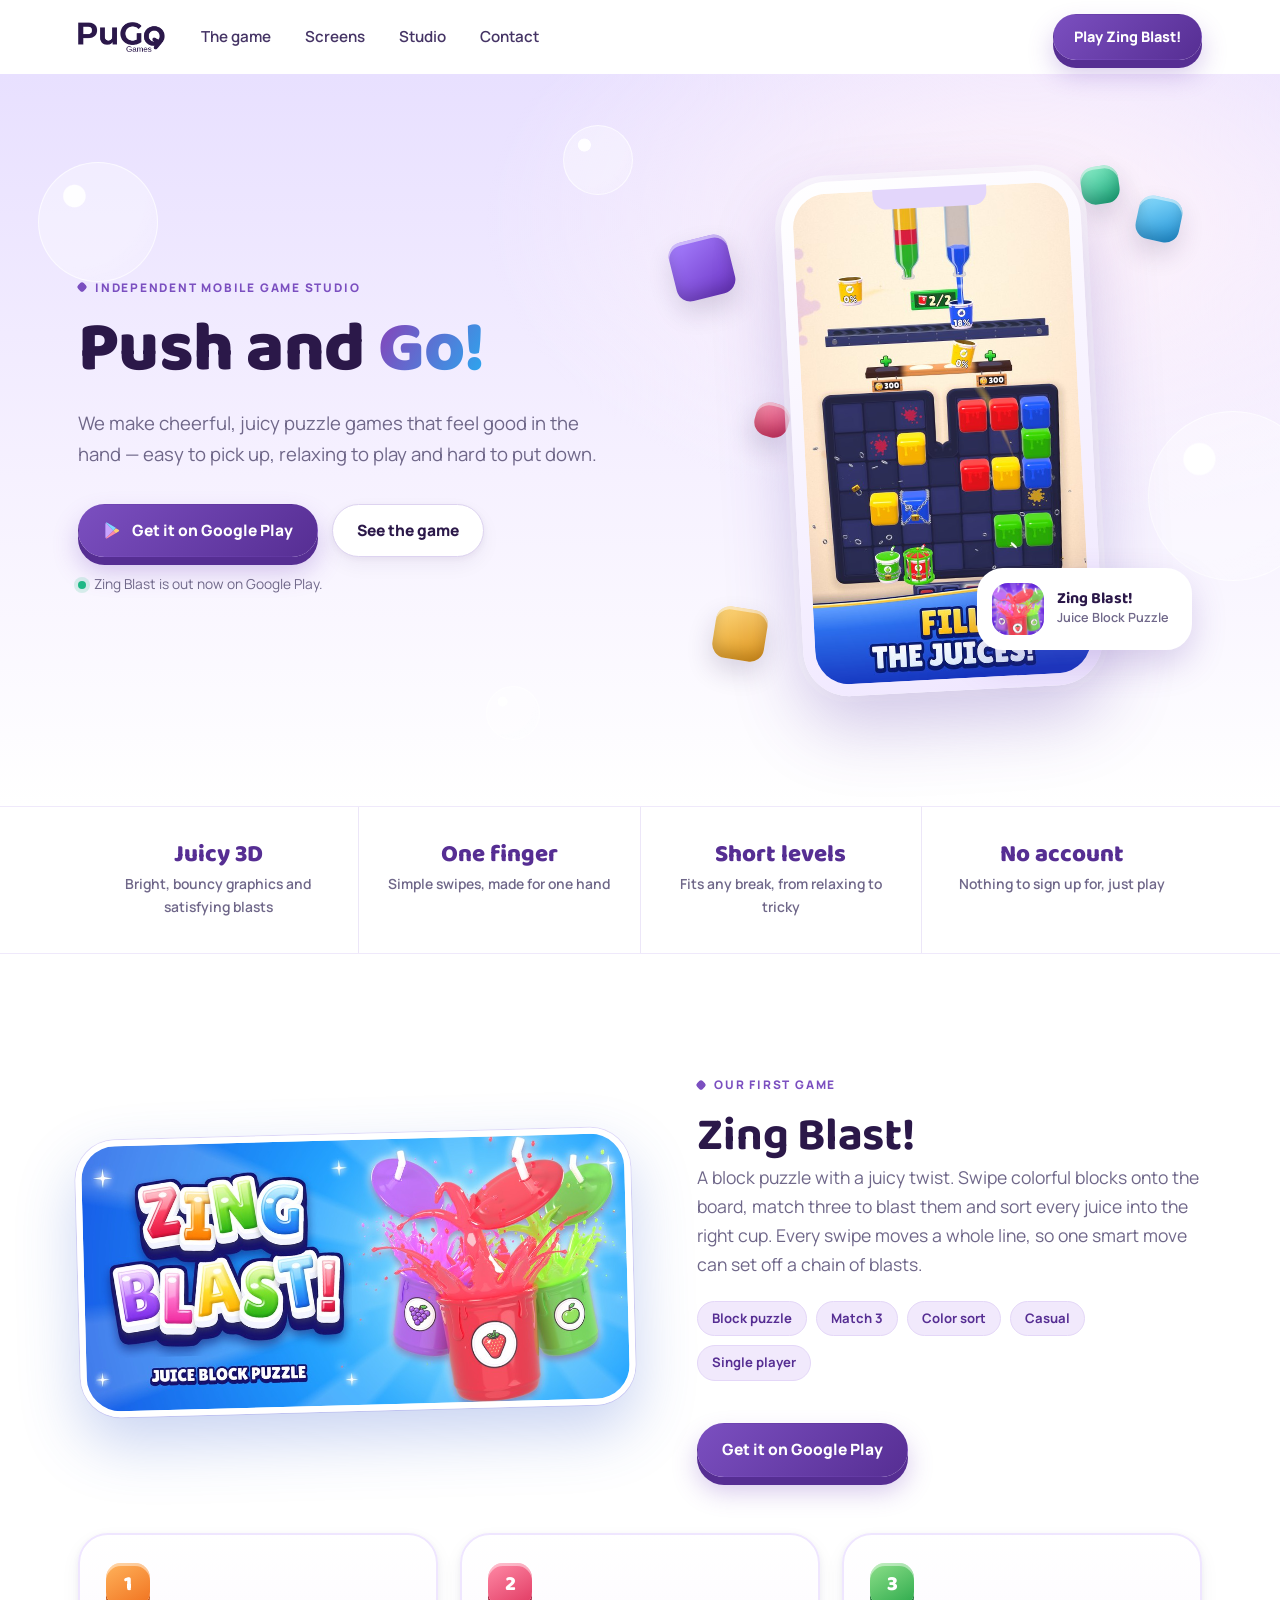
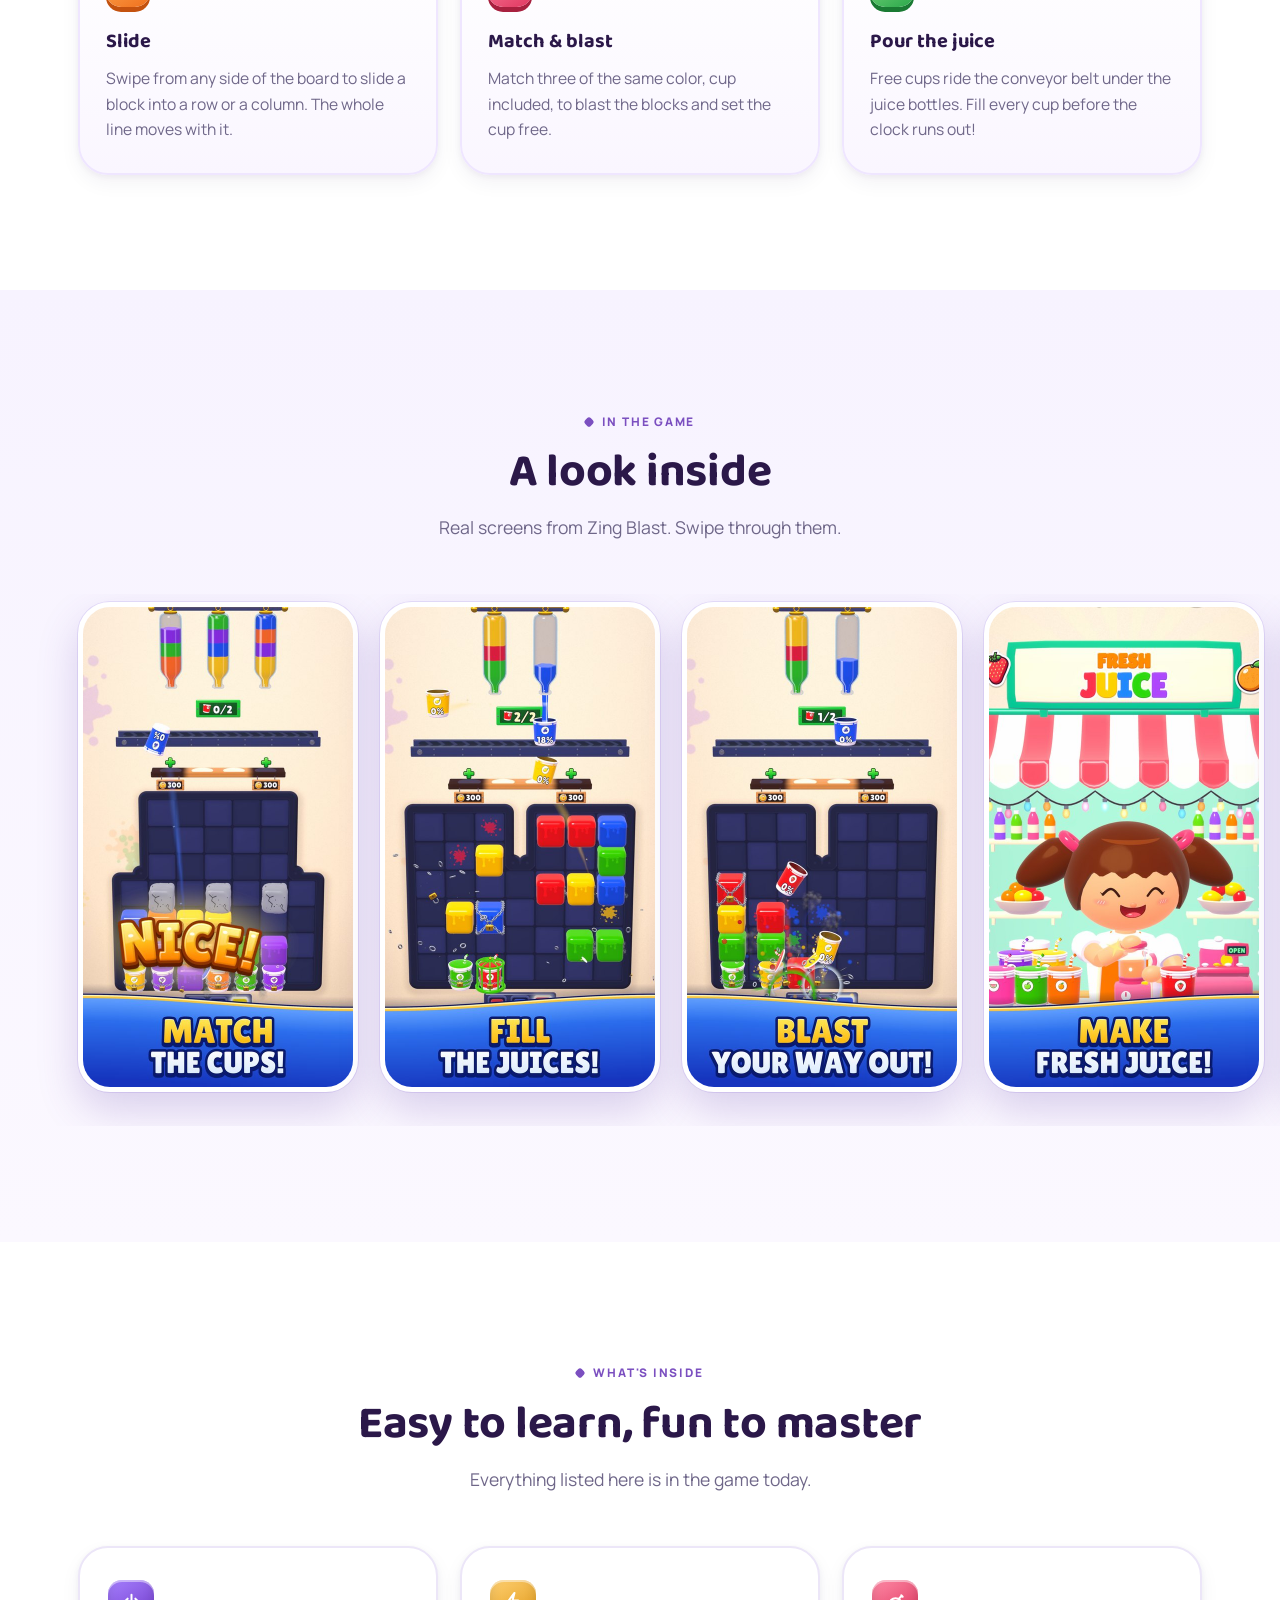
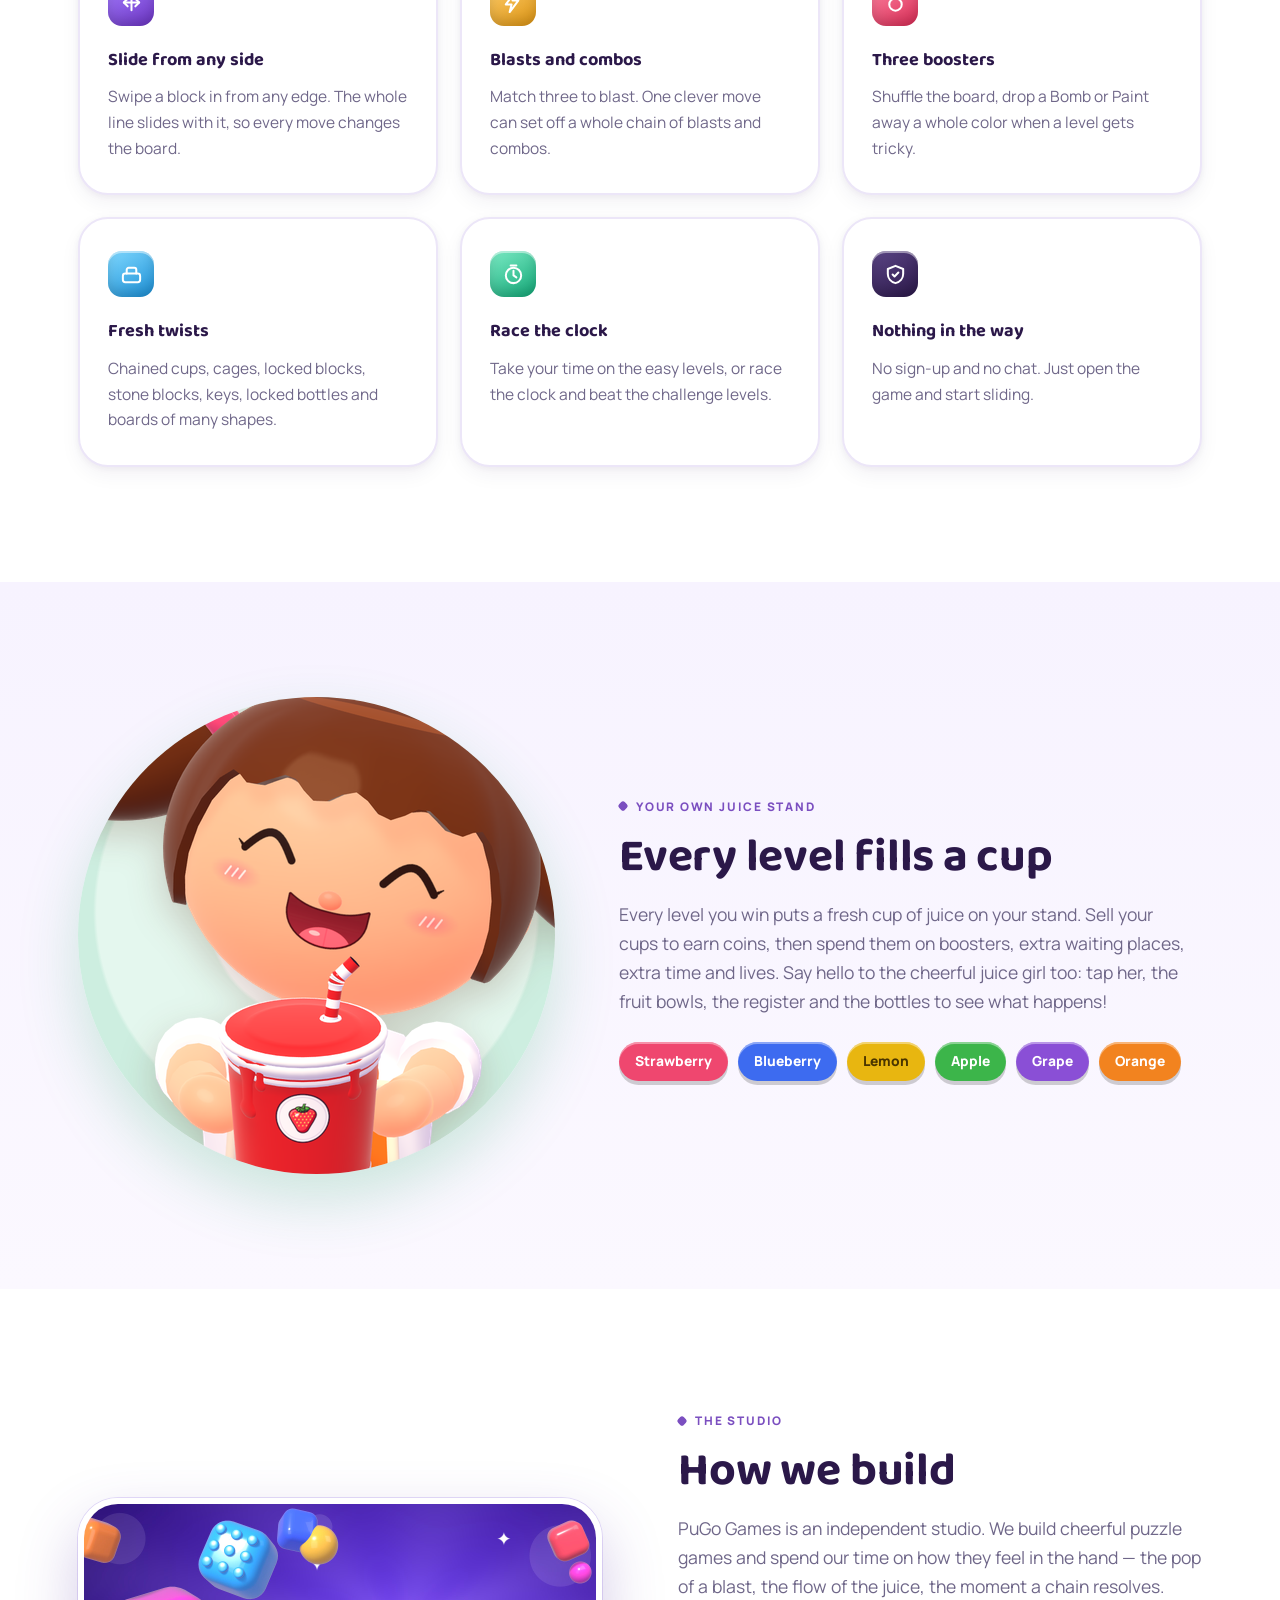
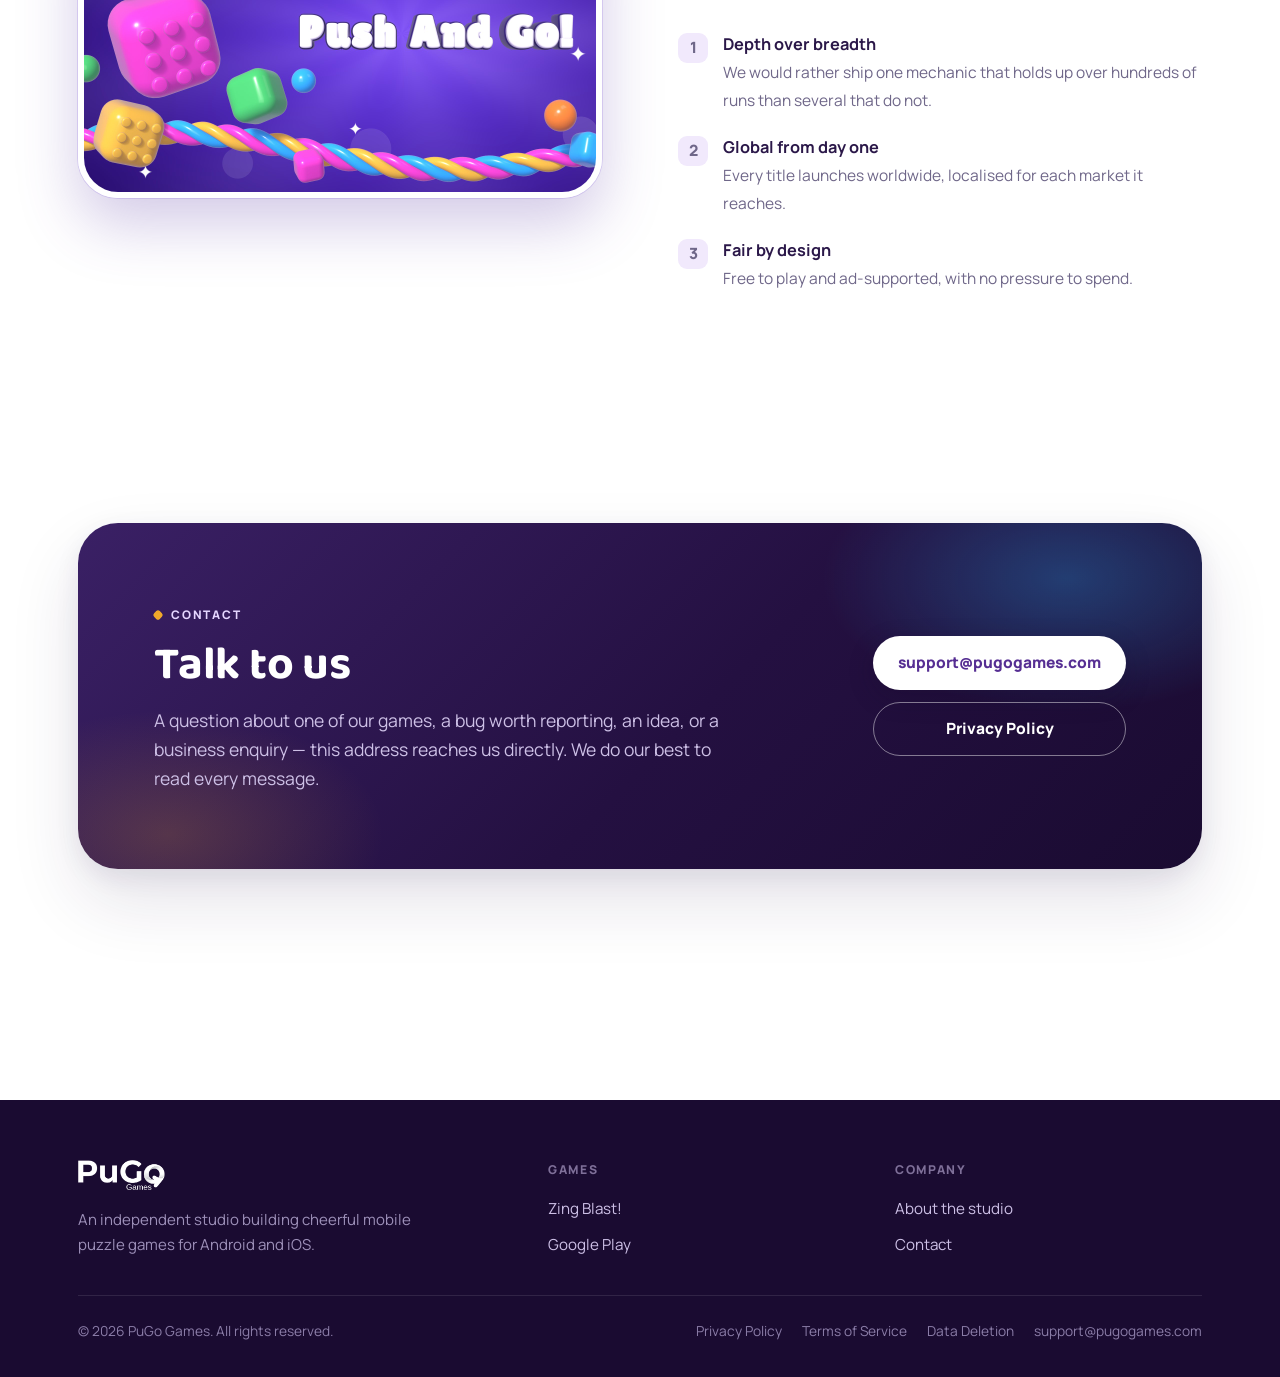
<file: index.html>
<!DOCTYPE html>
<html lang="en">
<head>
<meta charset="UTF-8">
<meta name="viewport" content="width=device-width, initial-scale=1.0">
<title>PuGo Games — Cheerful mobile puzzle games. Push and Go.</title>
<meta name="description" content="PuGo Games is an independent mobile game studio. We make juicy, relaxing puzzle games — starting with Zing Blast: Juice Block Puzzle, where you slide blocks, match colors and fill cups of fresh juice.">
<meta name="theme-color" content="#7b4fc0">
<link rel="canonical" href="https://pugogames.com/">

<meta property="og:type" content="website">
<meta property="og:url" content="https://pugogames.com/">
<meta property="og:site_name" content="PuGo Games">
<meta property="og:title" content="PuGo Games — Cheerful mobile puzzle games. Push and Go.">
<meta property="og:description" content="An independent mobile game studio. First title: Zing Blast — a juicy block puzzle.">
<meta property="og:image" content="https://pugogames.com/pugo-banner.jpg">
<meta name="twitter:card" content="summary_large_image">

<link rel="icon" href="pugo-icon.png">
<link rel="apple-touch-icon" href="pugo-icon.png">

<link rel="preconnect" href="https://fonts.googleapis.com">
<link rel="preconnect" href="https://fonts.gstatic.com" crossorigin>
<link href="https://fonts.googleapis.com/css2?family=Baloo+2:wght@600;700;800&family=Manrope:wght@400;500;600;700;800&display=swap" rel="stylesheet">
<link rel="stylesheet" href="style.css">
<script>document.documentElement.classList.add('js');</script>
</head>
<body>

<a class="skip-link" href="#main">Skip to content</a>

<nav class="site-nav">
  <div class="wrap nav-inner">
    <a href="./" class="brand" aria-label="PuGo Games — home">
      <img src="pugo-wordmark-ink.png" alt="PuGo Games" width="640" height="221">
    </a>

    <ul class="nav-links" id="nav-links">
      <li><a href="#game">The game</a></li>
      <li><a href="#screens">Screens</a></li>
      <li><a href="#studio">Studio</a></li>
      <li><a href="#contact">Contact</a></li>
    </ul>

    <a class="btn btn-primary btn-sm nav-cta" href="https://play.google.com/store/apps/details?id=com.pugogames.slideblockjam">Play Zing Blast!</a>

    <button class="nav-toggle" type="button" aria-expanded="false" aria-controls="nav-links" aria-label="Menu">
      <span></span><span></span><span></span>
    </button>
  </div>
</nav>

<main id="main">

  <!-- ============ HERO ============ -->
  <header class="hero hero-v2">
    <span class="bub b1" aria-hidden="true"></span>
    <span class="bub b2" aria-hidden="true"></span>
    <span class="bub b3" aria-hidden="true"></span>
    <span class="bub b4" aria-hidden="true"></span>
    <div class="wrap hero-grid">
      <div>
        <p class="eyebrow">Independent mobile game studio</p>
        <h1 class="h-xl">Push and <span class="accent">Go!</span></h1>
        <p class="lede">
          We make cheerful, juicy puzzle games that feel good in the hand —
          easy to pick up, relaxing to play and hard to put down.
        </p>

        <div class="cta-row">
          <a class="btn btn-primary" href="https://play.google.com/store/apps/details?id=com.pugogames.slideblockjam">
            <svg viewBox="0 0 24 24" aria-hidden="true">
              <path d="M3.6 2.4c-.4.3-.6.8-.6 1.4v16.4c0 .6.2 1.1.6 1.4l.1.1L13 12.4v-.1L3.7 2.3l-.1.1z" fill="#c8a4ff"/>
              <path d="M16.1 15.5l-3.1-3.1v-.1l3.1-3.1 3.6 2c1 .6 1 1.6 0 2.2l-3.6 2.1z" fill="#ffd071"/>
              <path d="M16.1 15.5L13 12.3 3.6 21.8c.4.4 1 .4 1.7.1l10.8-6.4" fill="#ff8ba7"/>
              <path d="M16.1 8.5L5.3 2.1c-.7-.4-1.3-.3-1.7 0L13 12.3l3.1-3.8z" fill="#7fd8ff"/>
            </svg>
            Get it on Google Play
          </a>
          <a class="btn btn-ghost" href="#game">See the game</a>
        </div>

        <p class="cta-note">
          <span class="dot-live" aria-hidden="true"></span>
          Zing Blast is out now on Google Play.
        </p>
      </div>

      <div class="hero-visual" aria-hidden="true">
        <span class="chip c1"></span>
        <span class="chip c2"></span>
        <span class="chip c3"></span>
        <span class="chip c4"></span>
        <span class="chip c5"></span>

        <div class="phone">
          <img src="zb-shot-2.jpg" alt="" width="540" height="960" fetchpriority="high">
        </div>

        <div class="icon-card">
          <img src="zing-icon-v2.png" alt="" width="512" height="512">
          <div>
            <div class="ic-name">Zing Blast!</div>
            <div class="ic-sub">Juice Block Puzzle</div>
          </div>
        </div>
      </div>
    </div>
  </header>

  <!-- ============ FACTS ============ -->
  <section class="facts">
    <div class="wrap">
      <div class="facts-grid">
        <div class="fact"><div class="fv">Juicy 3D</div><div class="fl">Bright, bouncy graphics and satisfying blasts</div></div>
        <div class="fact"><div class="fv">One finger</div><div class="fl">Simple swipes, made for one hand</div></div>
        <div class="fact"><div class="fv">Short levels</div><div class="fl">Fits any break, from relaxing to tricky</div></div>
        <div class="fact"><div class="fv">No account</div><div class="fl">Nothing to sign up for, just play</div></div>
      </div>
    </div>
  </section>

  <!-- ============ GAME ============ -->
  <section class="sec" id="game">
    <div class="wrap">

      <div class="game-feature reveal">
        <div class="gf-art">
          <img src="zb-feature.jpg" alt="Zing Blast: Juice Block Puzzle — three juice cups splashing" width="1024" height="500" loading="lazy">
        </div>
        <div class="gf-copy">
          <p class="eyebrow">Our first game</p>
          <h2 class="h-lg">Zing Blast!</h2>
          <p class="lede">
            A block puzzle with a juicy twist. Swipe colorful blocks onto the board, match
            three to blast them and sort every juice into the right cup. Every swipe moves a
            whole line, so one smart move can set off a chain of blasts.
          </p>
          <div class="tag-row">
            <span class="tag">Block puzzle</span>
            <span class="tag">Match 3</span>
            <span class="tag">Color sort</span>
            <span class="tag">Casual</span>
            <span class="tag">Single player</span>
          </div>
          <div class="cta-row">
            <a class="btn btn-primary" href="https://play.google.com/store/apps/details?id=com.pugogames.slideblockjam">Get it on Google Play</a>
          </div>
        </div>
      </div>

      <div class="how reveal">
        <div class="how-step">
          <span class="hs-num">1</span>
          <h3>Slide</h3>
          <p>Swipe from any side of the board to slide a block into a row or a column. The whole line moves with it.</p>
        </div>
        <div class="how-step">
          <span class="hs-num">2</span>
          <h3>Match &amp; blast</h3>
          <p>Match three of the same color, cup included, to blast the blocks and set the cup free.</p>
        </div>
        <div class="how-step">
          <span class="hs-num">3</span>
          <h3>Pour the juice</h3>
          <p>Free cups ride the conveyor belt under the juice bottles. Fill every cup before the clock runs out!</p>
        </div>
      </div>

    </div>
  </section>

  <!-- ============ SCREENS ============ -->
  <section class="sec sec-soft" id="screens">
    <div class="wrap">
      <div class="section-head center reveal">
        <p class="eyebrow">In the game</p>
        <h2 class="h-lg">A look inside</h2>
        <p class="lede">Real screens from Zing Blast. Swipe through them.</p>
      </div>
    </div>

    <div class="gallery reveal" tabindex="0" aria-label="Zing Blast screenshots">
      <figure class="g-shot"><img src="zb-shot-1.jpg" alt="Match the cups: a juice cup on the conveyor and a colorful board of blocks" width="540" height="960" loading="lazy"></figure>
      <figure class="g-shot"><img src="zb-shot-2.jpg" alt="Fill the juices: blocks sliding into place" width="540" height="960" loading="lazy"></figure>
      <figure class="g-shot"><img src="zb-shot-3.jpg" alt="Blast your way out: a chain of blasts" width="540" height="960" loading="lazy"></figure>
      <figure class="g-shot"><img src="zb-shot-4.jpg" alt="Make fresh juice: the cheerful juice stand" width="540" height="960" loading="lazy"></figure>
      <figure class="g-shot"><img src="zb-shot-5.jpg" alt="Beat tricky levels with chains, cages and locks" width="540" height="960" loading="lazy"></figure>
      <figure class="g-shot"><img src="zb-shot-6.jpg" alt="Sell your cups and earn coins" width="540" height="960" loading="lazy"></figure>
      <figure class="g-shot"><img src="zb-shot-7.jpg" alt="Race the clock" width="540" height="960" loading="lazy"></figure>
      <figure class="g-shot"><img src="zb-shot-8.jpg" alt="Relax and enjoy" width="540" height="960" loading="lazy"></figure>
    </div>
  </section>

  <!-- ============ FEATURES ============ -->
  <section class="sec">
    <div class="wrap">
      <div class="section-head center reveal">
        <p class="eyebrow">What's inside</p>
        <h2 class="h-lg">Easy to learn, fun to master</h2>
        <p class="lede">Everything listed here is in the game today.</p>
      </div>

      <div class="features reveal">
        <article class="feature">
          <div class="f-ico i-violet"><svg viewBox="0 0 24 24" aria-hidden="true"><path d="M4 12h16M12 4v16"/><path d="m8 8-4 4 4 4M16 8l4 4-4 4"/></svg></div>
          <h3>Slide from any side</h3>
          <p>Swipe a block in from any edge. The whole line slides with it, so every move changes the board.</p>
        </article>

        <article class="feature">
          <div class="f-ico i-gold"><svg viewBox="0 0 24 24" aria-hidden="true"><path d="m13 2-9 12h6l-2 8 9-12h-6z"/></svg></div>
          <h3>Blasts and combos</h3>
          <p>Match three to blast. One clever move can set off a whole chain of blasts and combos.</p>
        </article>

        <article class="feature">
          <div class="f-ico i-coral"><svg viewBox="0 0 24 24" aria-hidden="true"><circle cx="12" cy="14" r="6.5"/><path d="M16 7.5 18.5 5M18 4.5l1.5 1.5"/></svg></div>
          <h3>Three boosters</h3>
          <p>Shuffle the board, drop a Bomb or Paint away a whole color when a level gets tricky.</p>
        </article>

        <article class="feature">
          <div class="f-ico i-teal"><svg viewBox="0 0 24 24" aria-hidden="true"><rect x="3" y="11" width="18" height="9" rx="2.5"/><path d="M7 11V7a2 2 0 0 1 2-2h6a2 2 0 0 1 2 2v4"/></svg></div>
          <h3>Fresh twists</h3>
          <p>Chained cups, cages, locked blocks, stone blocks, keys, locked bottles and boards of many shapes.</p>
        </article>

        <article class="feature">
          <div class="f-ico i-green"><svg viewBox="0 0 24 24" aria-hidden="true"><circle cx="12" cy="13" r="8"/><path d="M12 8v5l3 2M9 2.5h6"/></svg></div>
          <h3>Race the clock</h3>
          <p>Take your time on the easy levels, or race the clock and beat the challenge levels.</p>
        </article>

        <article class="feature">
          <div class="f-ico i-ink"><svg viewBox="0 0 24 24" aria-hidden="true"><path d="M12 3 4 6.2v5.4c0 4.6 3.3 8.4 8 9.4 4.7-1 8-4.8 8-9.4V6.2z"/><path d="m9 12 2 2 4-4"/></svg></div>
          <h3>Nothing in the way</h3>
          <p>No sign-up and no chat. Just open the game and start sliding.</p>
        </article>
      </div>
    </div>
  </section>

  <!-- ============ JUICE STAND ============ -->
  <section class="sec sec-soft">
    <div class="wrap">
      <div class="stand">
        <div class="stand-art reveal">
          <img src="zb-girl.png" alt="The cheerful juice stand girl holding a strawberry juice" width="560" height="537" loading="lazy">
        </div>
        <div class="reveal">
          <p class="eyebrow">Your own juice stand</p>
          <h2 class="h-lg">Every level fills a cup</h2>
          <p class="lede" style="margin-top:16px;">
            Every level you win puts a fresh cup of juice on your stand. Sell your cups to earn
            coins, then spend them on boosters, extra waiting places, extra time and lives.
            Say hello to the cheerful juice girl too: tap her, the fruit bowls, the register
            and the bottles to see what happens!
          </p>
          <div class="fruit-row" aria-label="Six fruity flavors">
            <span class="fruit f1">Strawberry</span>
            <span class="fruit f2">Blueberry</span>
            <span class="fruit f3">Lemon</span>
            <span class="fruit f4">Apple</span>
            <span class="fruit f5">Grape</span>
            <span class="fruit f6">Orange</span>
          </div>
        </div>
      </div>
    </div>
  </section>

  <!-- ============ STUDIO ============ -->
  <section class="sec" id="studio">
    <div class="wrap">
      <div class="studio-grid">
        <div class="studio-card studio-banner reveal">
          <img src="pugo-banner.jpg" alt="PuGo Games — Push And Go!" width="2048" height="1152" loading="lazy">
        </div>

        <div class="reveal">
          <p class="eyebrow">The studio</p>
          <h2 class="h-lg">How we build</h2>
          <p class="lede" style="margin-top:16px;">
            PuGo Games is an independent studio. We build cheerful puzzle games and spend our
            time on how they feel in the hand — the pop of a blast, the flow of the juice,
            the moment a chain resolves.
          </p>

          <ul class="studio-points">
            <li>
              <span class="sp-num">1</span>
              <div>
                <strong>Depth over breadth</strong>
                <span>We would rather ship one mechanic that holds up over hundreds of runs than several that do not.</span>
              </div>
            </li>
            <li>
              <span class="sp-num">2</span>
              <div>
                <strong>Global from day one</strong>
                <span>Every title launches worldwide, localised for each market it reaches.</span>
              </div>
            </li>
            <li>
              <span class="sp-num">3</span>
              <div>
                <strong>Fair by design</strong>
                <span>Free to play and ad-supported, with no pressure to spend.</span>
              </div>
            </li>
          </ul>
        </div>
      </div>
    </div>
  </section>

  <!-- ============ CONTACT ============ -->
  <section class="sec" id="contact">
    <div class="wrap">
      <div class="contact reveal">
        <div class="contact-grid">
          <div>
            <p class="eyebrow on-dark">Contact</p>
            <h2 class="h-lg">Talk to us</h2>
            <p class="lede">
              A question about one of our games, a bug worth reporting, an idea, or a
              business enquiry — this address reaches us directly. We do our best to read
              every message.
            </p>
          </div>
          <div class="contact-actions">
            <a class="btn btn-light" href="mailto:support@pugogames.com">support@pugogames.com</a>
            <a class="btn btn-outline-light" href="privacy/">Privacy Policy</a>
          </div>
        </div>
      </div>
    </div>
  </section>

</main>

<footer class="site-footer">
  <div class="wrap">
    <div class="footer-top">
      <div class="f-brand">
        <img src="pugo-wordmark.png" alt="PuGo Games" width="640" height="221">
        <p class="footer-blurb">
          An independent studio building cheerful mobile puzzle games for Android and iOS.
        </p>
      </div>

      <div class="f-col">
        <h4>Games</h4>
        <ul>
          <li><a href="#game">Zing Blast!</a></li>
          <li><a href="https://play.google.com/store/apps/details?id=com.pugogames.slideblockjam">Google Play</a></li>
        </ul>
      </div>

      <div class="f-col">
        <h4>Company</h4>
        <ul>
          <li><a href="#studio">About the studio</a></li>
          <li><a href="mailto:support@pugogames.com">Contact</a></li>
        </ul>
      </div>
    </div>

    <div class="footer-bottom">
      <span>© 2026 PuGo Games. All rights reserved.</span>
      <nav class="footer-legal" aria-label="Legal and contact">
        <a href="privacy/">Privacy Policy</a>
        <a href="terms/">Terms of Service</a>
        <a href="data-deletion/">Data Deletion</a>
        <a href="mailto:support@pugogames.com">support@pugogames.com</a>
      </nav>
    </div>
  </div>
</footer>

<script src="site.js" defer></script>
</body>
</html>
</file>
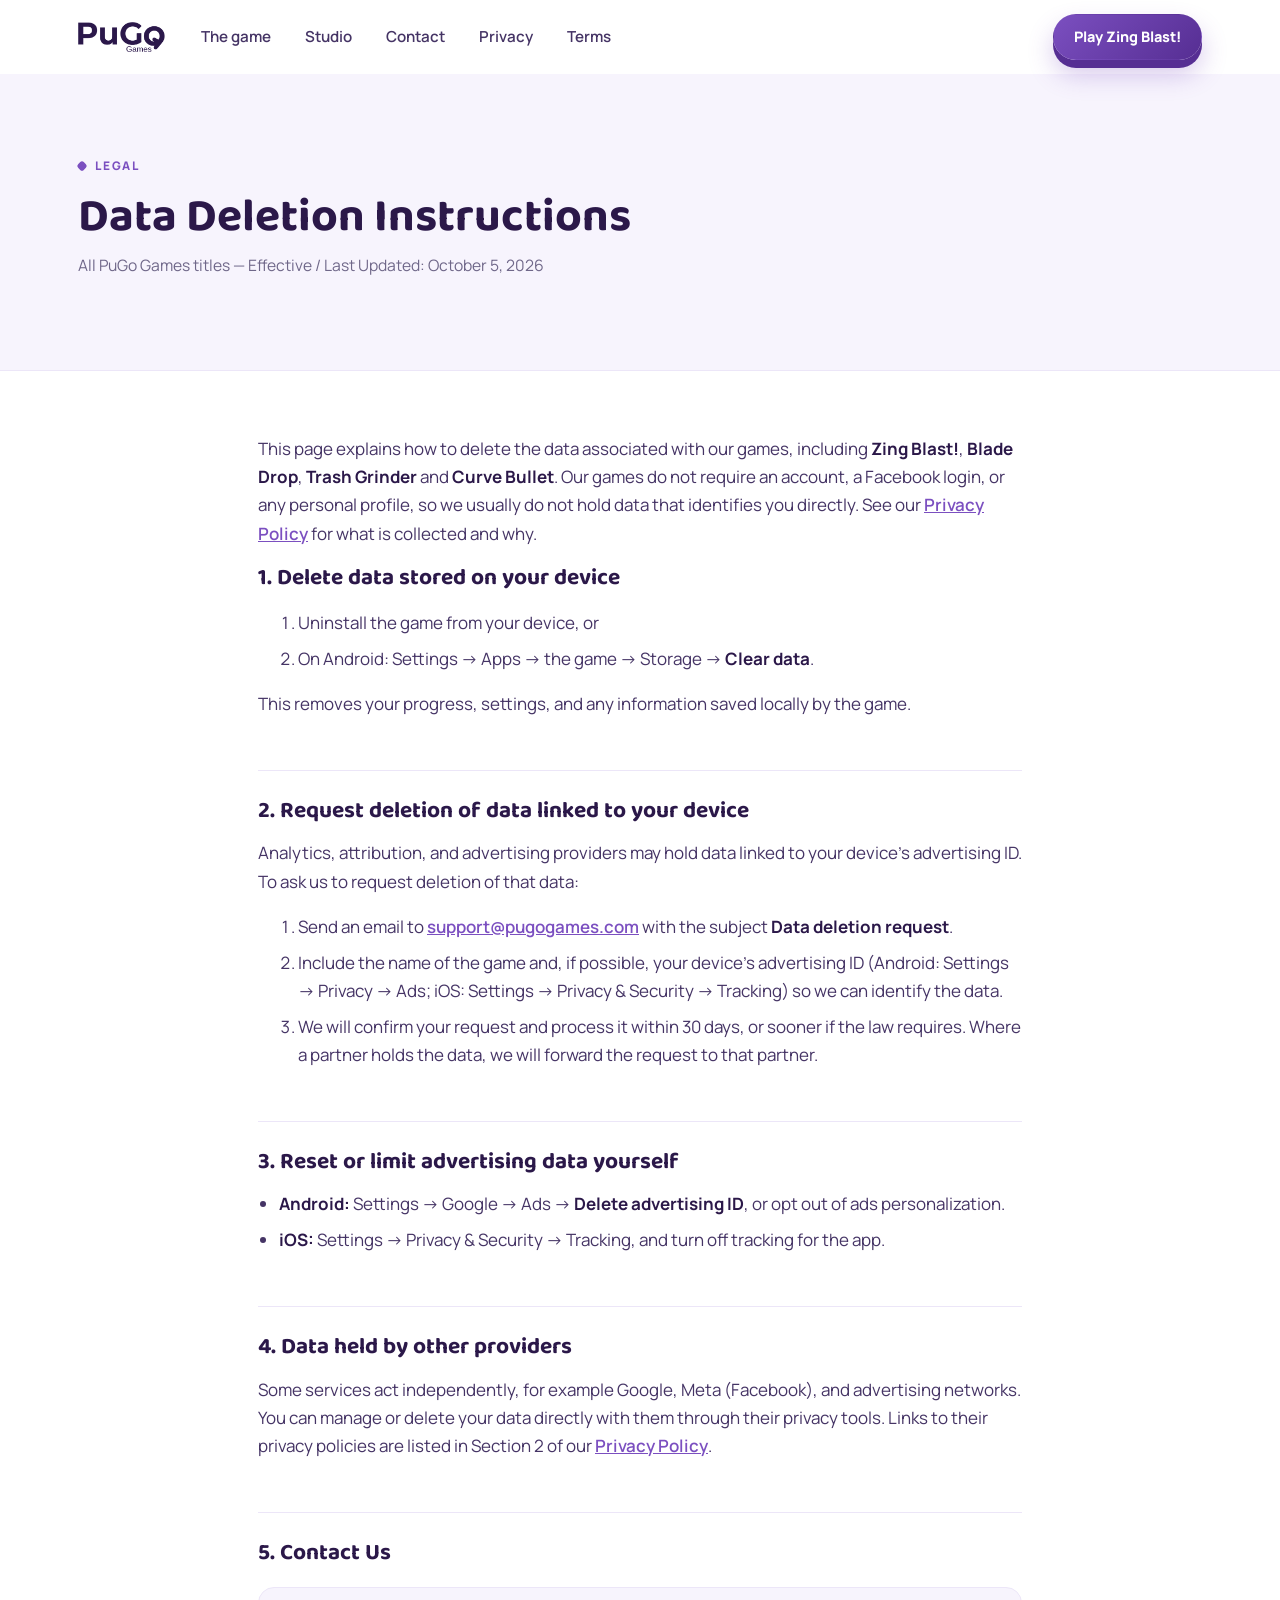
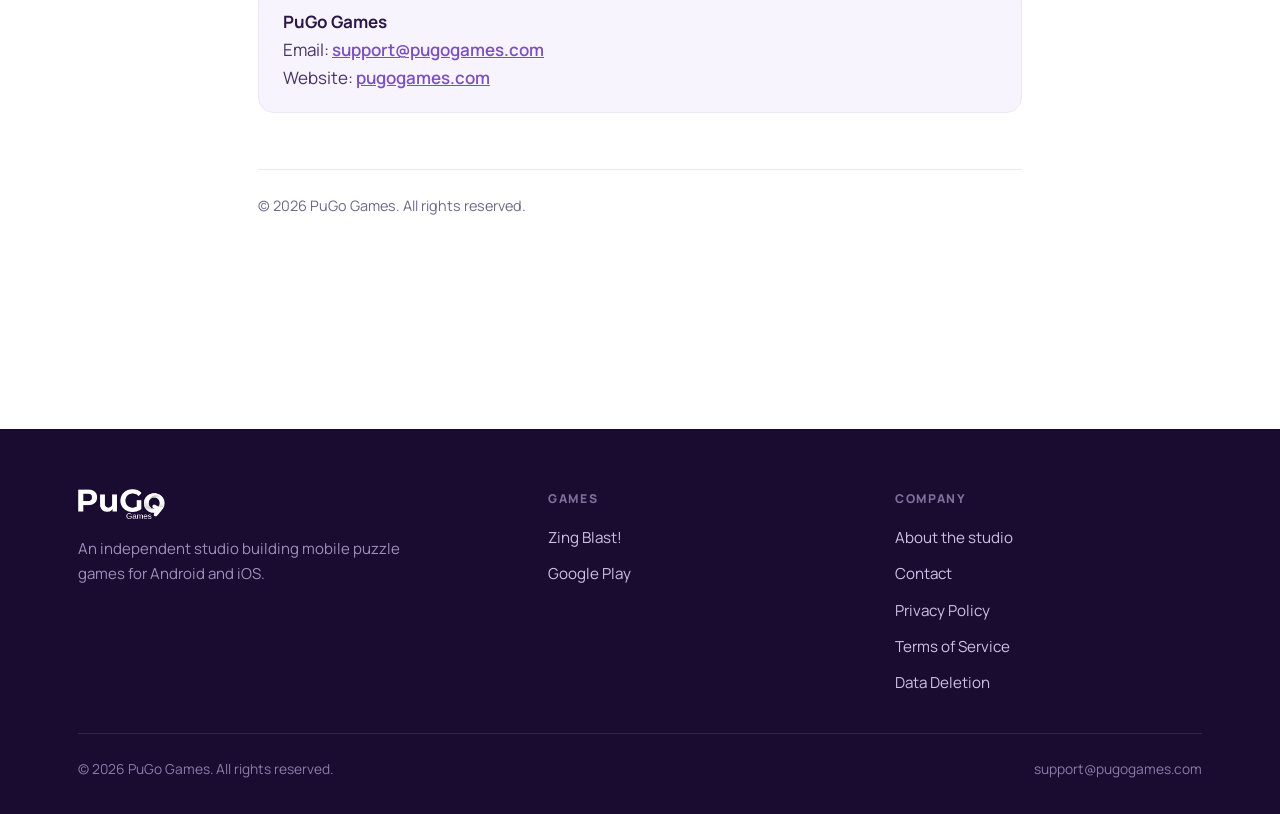
<file: data-deletion/index.html>
<!DOCTYPE html>
<html lang="en">
<head>
<meta charset="UTF-8">
<meta name="viewport" content="width=device-width, initial-scale=1.0">
<title>Data Deletion Instructions | PuGo Games</title>
<meta name="description" content="How to delete the data associated with PuGo Games' mobile games, including Zing Blast!, Blade Drop, Trash Grinder and Curve Bullet.">
<meta name="theme-color" content="#7b4fc0">
<link rel="canonical" href="https://pugogames.com/data-deletion/">

<link rel="icon" href="../pugo-icon.png">
<link rel="apple-touch-icon" href="../pugo-icon.png">

<link rel="preconnect" href="https://fonts.googleapis.com">
<link rel="preconnect" href="https://fonts.gstatic.com" crossorigin>
<link href="https://fonts.googleapis.com/css2?family=Baloo+2:wght@600;700;800&family=Manrope:wght@400;500;600;700;800&display=swap" rel="stylesheet">
<link rel="stylesheet" href="../style.css">
</head>
<body>

<a class="skip-link" href="#main">Skip to content</a>

<nav class="site-nav">
  <div class="wrap nav-inner">
    <a href="../" class="brand" aria-label="PuGo Games — home">
      <img src="../pugo-wordmark-ink.png" alt="PuGo Games" width="640" height="221">
    </a>

    <ul class="nav-links" id="nav-links">
      <li><a href="../#game">The game</a></li>
      <li><a href="../#studio">Studio</a></li>
      <li><a href="../#contact">Contact</a></li>
      <li><a href="../privacy/">Privacy</a></li>
      <li><a href="../terms/">Terms</a></li>
    </ul>

    <a class="btn btn-primary btn-sm nav-cta" href="../#game">Play Zing Blast!</a>

    <button class="nav-toggle" type="button" aria-expanded="false" aria-controls="nav-links" aria-label="Menu">
      <span></span><span></span><span></span>
    </button>
  </div>
</nav>

<main id="main">

  <section class="legal-hero">
    <div class="wrap">
      <p class="eyebrow">Legal</p>
      <h1>Data Deletion Instructions</h1>
      <p class="updated">All PuGo Games titles — Effective / Last Updated: October 5, 2026</p>
    </div>
  </section>

<div class="legal-wrap">

  <h1>Data Deletion Instructions</h1>
  <div class="updated">All PuGo Games titles — Effective / Last Updated: October 5, 2026</div>

  <p>This page explains how to delete the data associated with our games, including
  <strong>Zing Blast!</strong>, <strong>Blade Drop</strong>, <strong>Trash Grinder</strong> and <strong>Curve Bullet</strong>. Our games do not require an account,
  a Facebook login, or any personal profile, so we usually do not hold data that identifies you
  directly. See our <a href="../privacy/">Privacy Policy</a> for what is collected and why.</p>

  <h2>1. Delete data stored on your device</h2>
  <ol>
    <li>Uninstall the game from your device, or</li>
    <li>On Android: Settings → Apps → the game → Storage → <strong>Clear data</strong>.</li>
  </ol>
  <p>This removes your progress, settings, and any information saved locally by the game.</p>

  <h2>2. Request deletion of data linked to your device</h2>
  <p>Analytics, attribution, and advertising providers may hold data linked to your device's
  advertising ID. To ask us to request deletion of that data:</p>
  <ol>
    <li>Send an email to
    <a href="mailto:support@pugogames.com?subject=Data%20deletion%20request">support@pugogames.com</a>
    with the subject <strong>Data deletion request</strong>.</li>
    <li>Include the name of the game and, if possible, your device's advertising ID
    (Android: Settings → Privacy → Ads; iOS: Settings → Privacy &amp; Security → Tracking) so we can
    identify the data.</li>
    <li>We will confirm your request and process it within 30 days, or sooner if the law requires.
    Where a partner holds the data, we will forward the request to that partner.</li>
  </ol>

  <h2>3. Reset or limit advertising data yourself</h2>
  <ul>
    <li><strong>Android:</strong> Settings → Google → Ads → <strong>Delete advertising ID</strong>, or opt
    out of ads personalization.</li>
    <li><strong>iOS:</strong> Settings → Privacy &amp; Security → Tracking, and turn off tracking for
    the app.</li>
  </ul>

  <h2>4. Data held by other providers</h2>
  <p>Some services act independently, for example Google, Meta (Facebook), and advertising
  networks. You can manage or delete your data directly with them through their privacy tools.
  Links to their privacy policies are listed in Section 2 of our
  <a href="../privacy/">Privacy Policy</a>.</p>

  <h2>5. Contact Us</h2>
  <div class="card">
    <p><strong>PuGo Games</strong><br>
    Email: <a href="mailto:support@pugogames.com">support@pugogames.com</a><br>
    Website: <a href="https://pugogames.com">pugogames.com</a></p>
  </div>

  <footer>© 2026 PuGo Games. All rights reserved.</footer>
</div>

</main>

<footer class="site-footer">
  <div class="wrap">
    <div class="footer-top">
      <div class="f-brand">
        <img src="../pugo-wordmark.png" alt="PuGo Games" width="640" height="221">
        <p class="footer-blurb">
          An independent studio building mobile puzzle games for Android and iOS.
        </p>
      </div>

      <div class="f-col">
        <h4>Games</h4>
        <ul>
          <li><a href="../#game">Zing Blast!</a></li>
          <li><a href="https://play.google.com/store/apps/details?id=com.pugogames.slideblockjam">Google Play</a></li>
        </ul>
      </div>

      <div class="f-col">
        <h4>Company</h4>
        <ul>
          <li><a href="../#studio">About the studio</a></li>
          <li><a href="mailto:support@pugogames.com">Contact</a></li>
          <li><a href="../privacy/">Privacy Policy</a></li>
          <li><a href="../terms/">Terms of Service</a></li>
          <li><a href="../data-deletion/">Data Deletion</a></li>
        </ul>
      </div>
    </div>

    <div class="footer-bottom">
      <span>© 2026 PuGo Games. All rights reserved.</span>
      <a href="mailto:support@pugogames.com">support@pugogames.com</a>
    </div>
  </div>
</footer>

<script src="../site.js" defer></script>
</body>
</html>
</file>
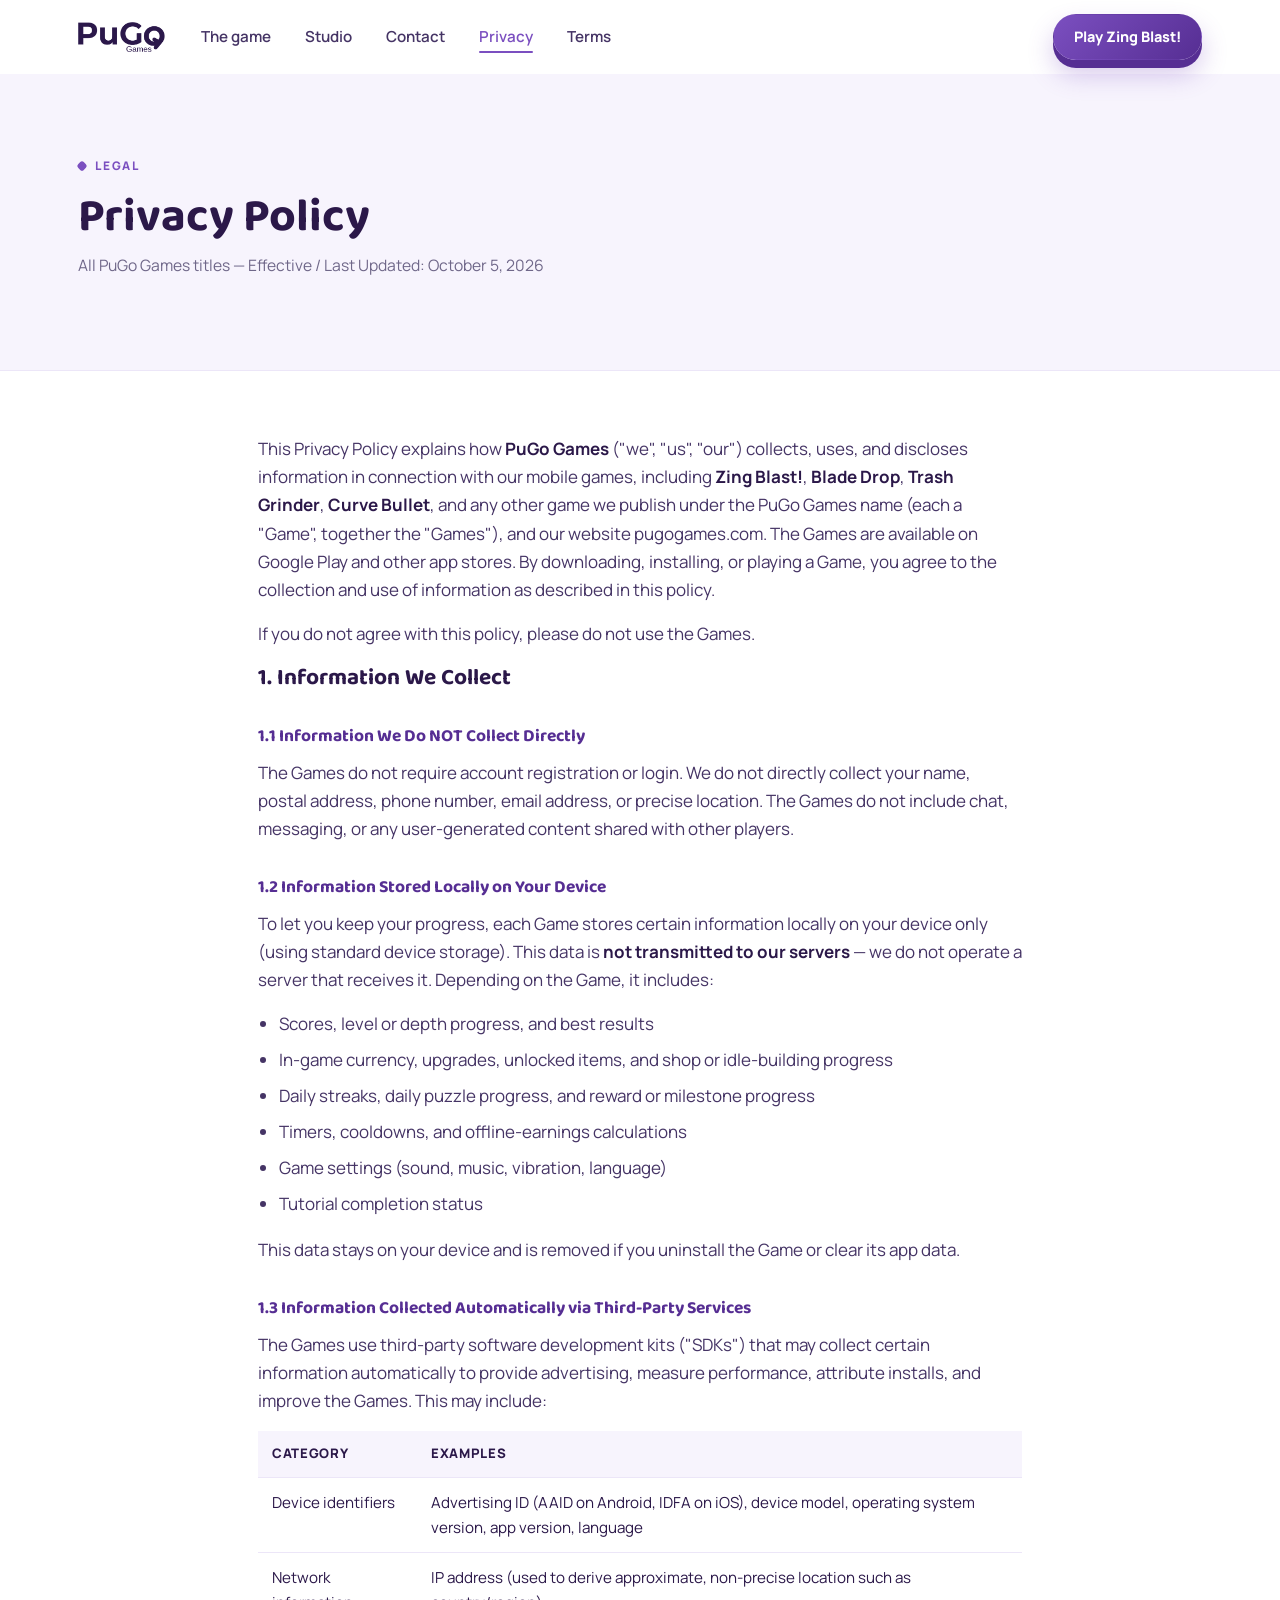
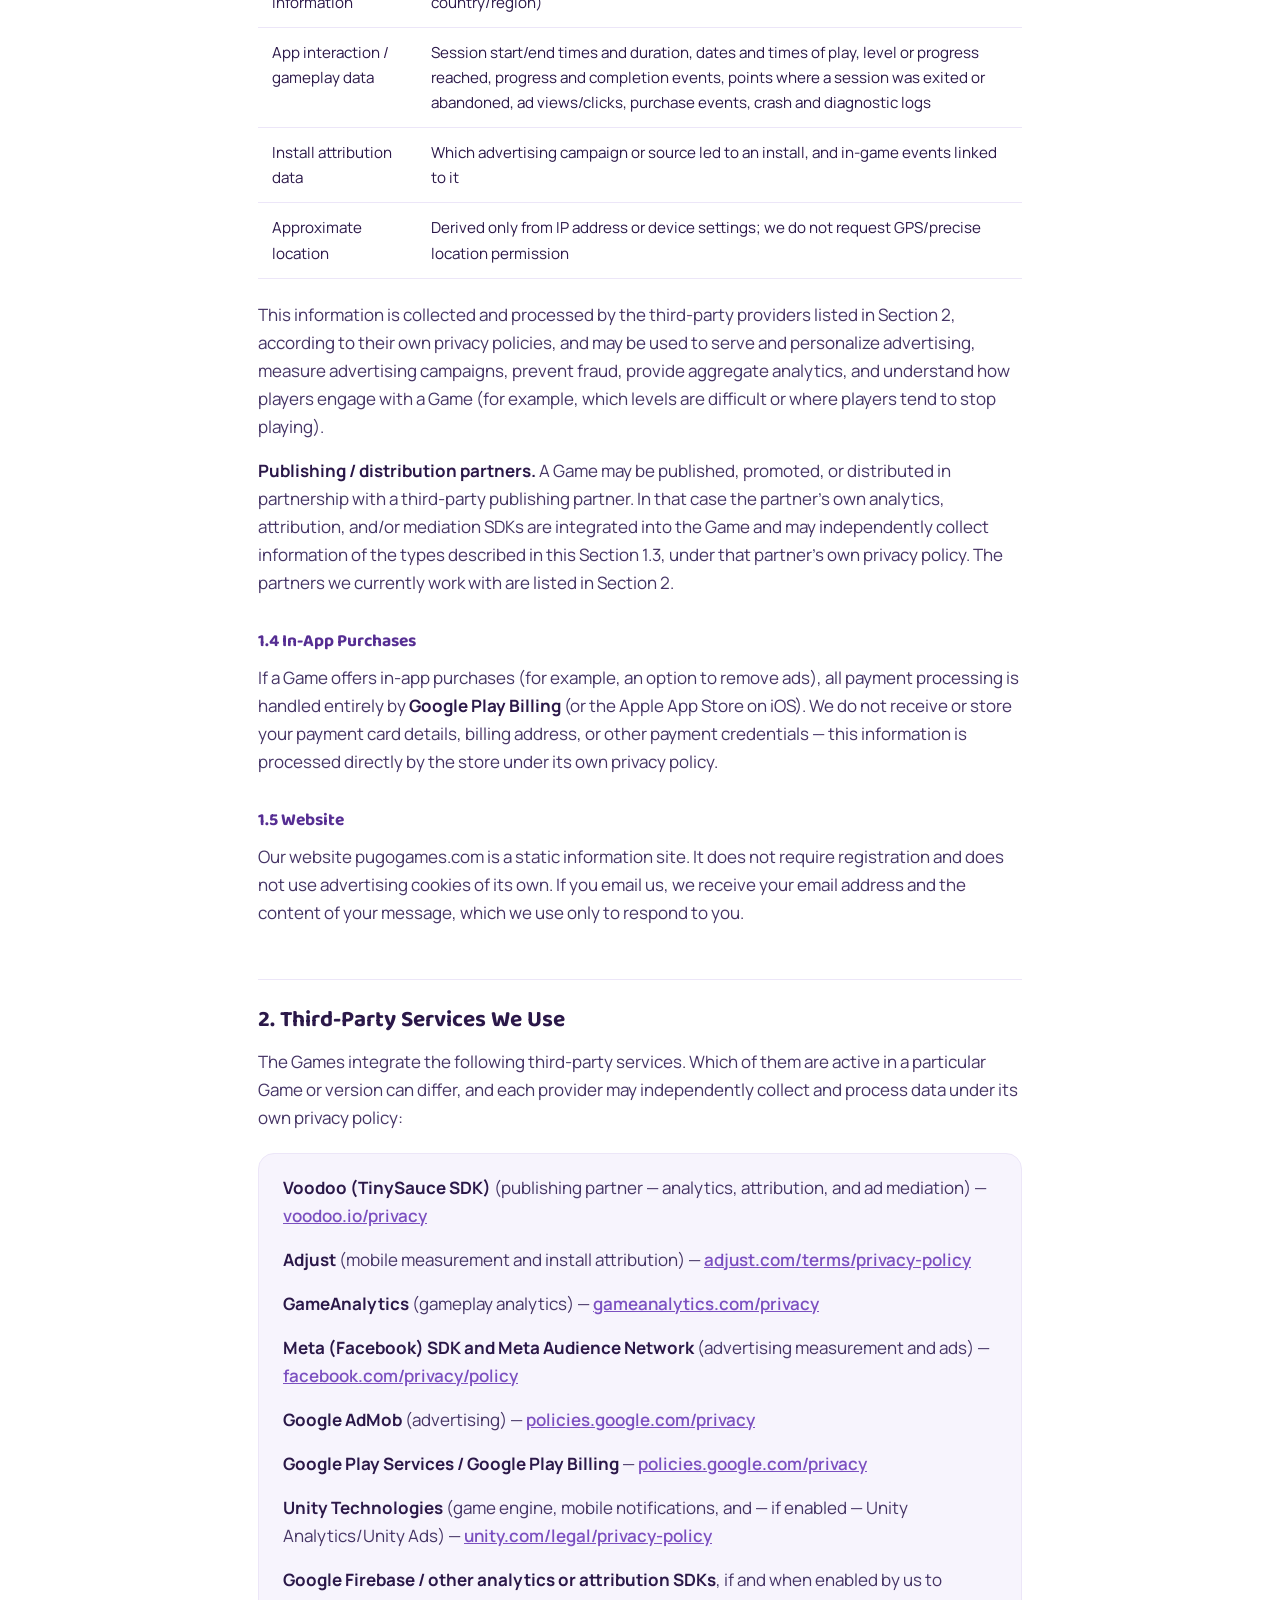
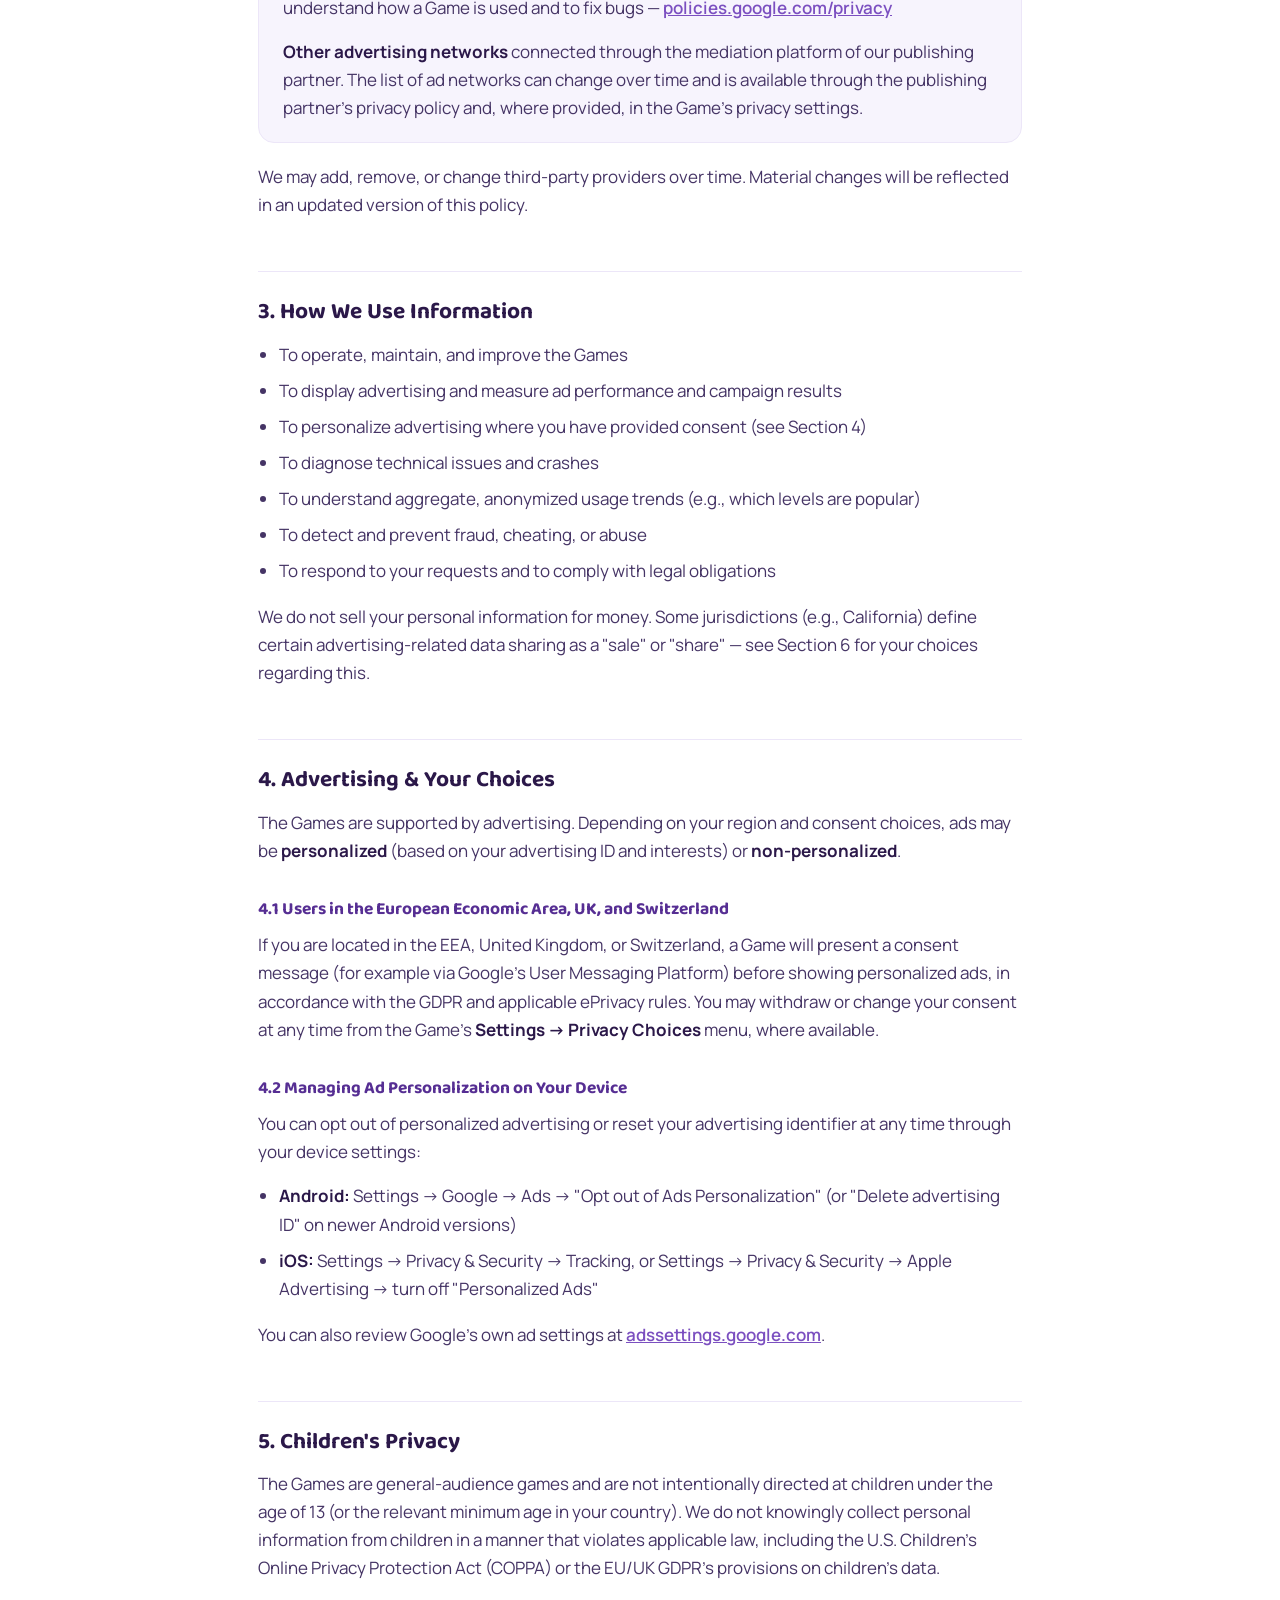
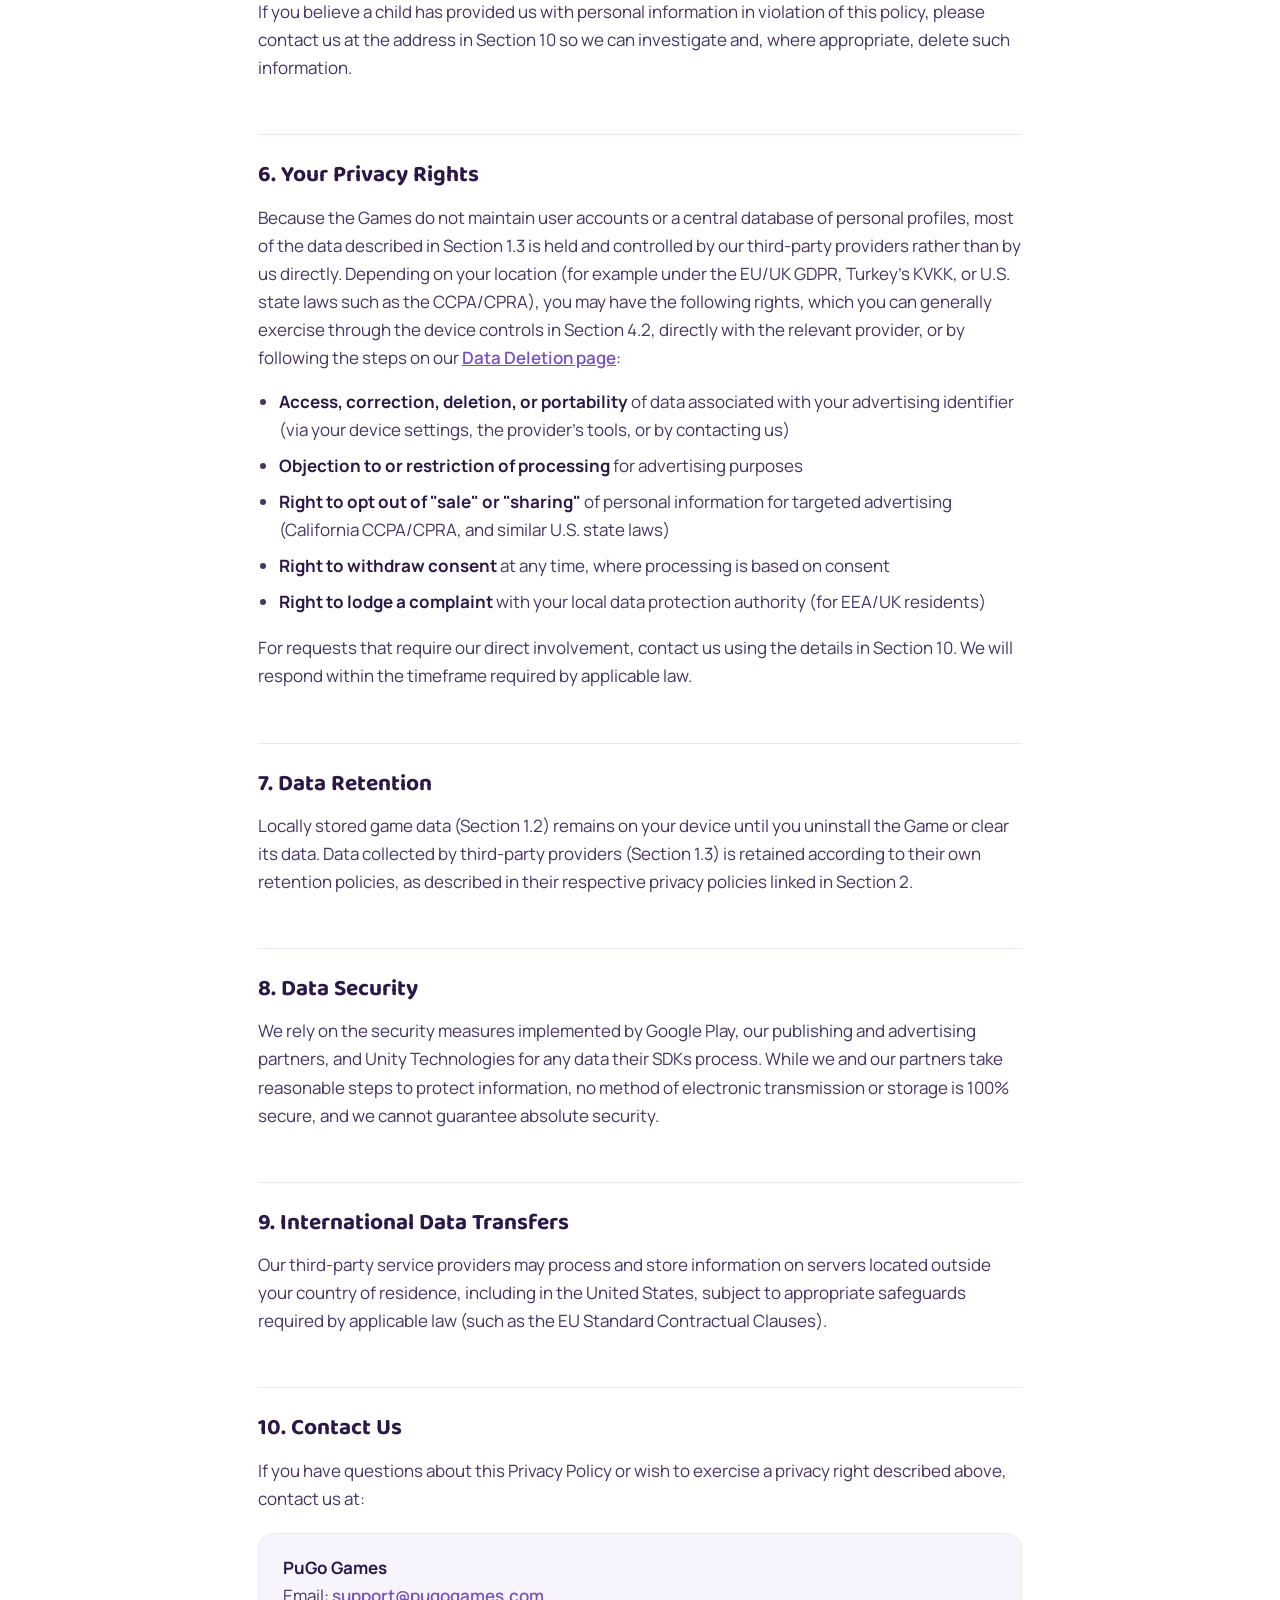
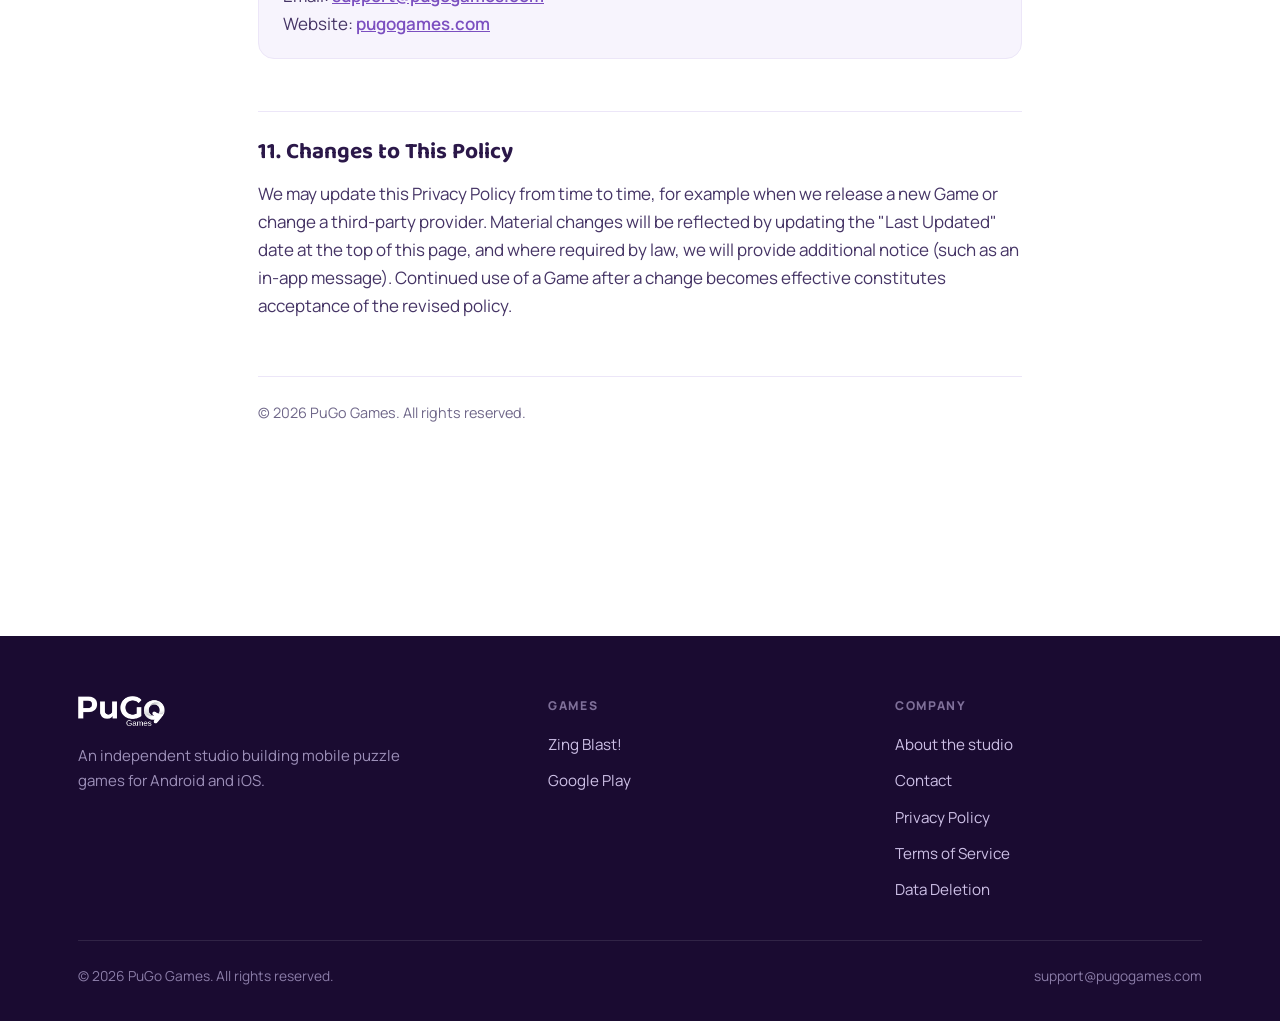
<file: privacy/index.html>
<!DOCTYPE html>
<html lang="en">
<head>
<meta charset="UTF-8">
<meta name="viewport" content="width=device-width, initial-scale=1.0">
<title>Privacy Policy | PuGo Games</title>
<meta name="description" content="How PuGo Games handles information in its mobile games, including Zing Blast!, Blade Drop, Trash Grinder and Curve Bullet — what is stored on your device, which third-party services are used, and your choices.">
<meta name="theme-color" content="#7b4fc0">
<link rel="canonical" href="https://pugogames.com/privacy/">

<link rel="icon" href="../pugo-icon.png">
<link rel="apple-touch-icon" href="../pugo-icon.png">

<link rel="preconnect" href="https://fonts.googleapis.com">
<link rel="preconnect" href="https://fonts.gstatic.com" crossorigin>
<link href="https://fonts.googleapis.com/css2?family=Baloo+2:wght@600;700;800&family=Manrope:wght@400;500;600;700;800&display=swap" rel="stylesheet">
<link rel="stylesheet" href="../style.css">
</head>
<body>

<a class="skip-link" href="#main">Skip to content</a>

<nav class="site-nav">
  <div class="wrap nav-inner">
    <a href="../" class="brand" aria-label="PuGo Games — home">
      <img src="../pugo-wordmark-ink.png" alt="PuGo Games" width="640" height="221">
    </a>

    <ul class="nav-links" id="nav-links">
      <li><a href="../#game">The game</a></li>
      <li><a href="../#studio">Studio</a></li>
      <li><a href="../#contact">Contact</a></li>
      <li><a href="../privacy/" class="current" aria-current="page">Privacy</a></li>
      <li><a href="../terms/">Terms</a></li>
    </ul>

    <a class="btn btn-primary btn-sm nav-cta" href="../#game">Play Zing Blast!</a>

    <button class="nav-toggle" type="button" aria-expanded="false" aria-controls="nav-links" aria-label="Menu">
      <span></span><span></span><span></span>
    </button>
  </div>
</nav>

<main id="main">

  <section class="legal-hero">
    <div class="wrap">
      <p class="eyebrow">Legal</p>
      <h1>Privacy Policy</h1>
      <p class="updated">All PuGo Games titles — Effective / Last Updated: October 5, 2026</p>
    </div>
  </section>

<div class="legal-wrap">

  <h1>Privacy Policy</h1>
  <div class="updated">All PuGo Games titles — Effective / Last Updated: October 5, 2026</div>

  <p>This Privacy Policy explains how <strong>PuGo Games</strong> ("we", "us", "our") collects, uses,
  and discloses information in connection with our mobile games, including
  <strong>Zing Blast!</strong>, <strong>Blade Drop</strong>, <strong>Trash Grinder</strong>, <strong>Curve Bullet</strong>, and any other game we publish under the
  PuGo Games name (each a "Game", together the "Games"), and our website pugogames.com. The Games are
  available on Google Play and other app stores. By downloading, installing, or playing a Game, you
  agree to the collection and use of information as described in this policy.</p>

  <p>If you do not agree with this policy, please do not use the Games.</p>

  <h2>1. Information We Collect</h2>

  <h3>1.1 Information We Do NOT Collect Directly</h3>
  <p>The Games do not require account registration or login. We do not directly collect your name,
  postal address, phone number, email address, or precise location. The Games do not include chat,
  messaging, or any user-generated content shared with other players.</p>

  <h3>1.2 Information Stored Locally on Your Device</h3>
  <p>To let you keep your progress, each Game stores certain information locally on your device only
  (using standard device storage). This data is <strong>not transmitted to our servers</strong> —
  we do not operate a server that receives it. Depending on the Game, it includes:</p>
  <ul>
    <li>Scores, level or depth progress, and best results</li>
    <li>In-game currency, upgrades, unlocked items, and shop or idle-building progress</li>
    <li>Daily streaks, daily puzzle progress, and reward or milestone progress</li>
    <li>Timers, cooldowns, and offline-earnings calculations</li>
    <li>Game settings (sound, music, vibration, language)</li>
    <li>Tutorial completion status</li>
  </ul>
  <p>This data stays on your device and is removed if you uninstall the Game or clear its app data.</p>

  <h3>1.3 Information Collected Automatically via Third-Party Services</h3>
  <p>The Games use third-party software development kits ("SDKs") that may collect certain
  information automatically to provide advertising, measure performance, attribute installs, and
  improve the Games. This may include:</p>
  <table>
    <tr><th>Category</th><th>Examples</th></tr>
    <tr><td>Device identifiers</td><td>Advertising ID (AAID on Android, IDFA on iOS), device model, operating system version, app version, language</td></tr>
    <tr><td>Network information</td><td>IP address (used to derive approximate, non-precise location such as country/region)</td></tr>
    <tr><td>App interaction / gameplay data</td><td>Session start/end times and duration, dates and times of play, level or progress
    reached, progress and completion events, points where a session was exited or abandoned, ad views/clicks,
    purchase events, crash and diagnostic logs</td></tr>
    <tr><td>Install attribution data</td><td>Which advertising campaign or source led to an install, and in-game events linked to it</td></tr>
    <tr><td>Approximate location</td><td>Derived only from IP address or device settings; we do not request GPS/precise location permission</td></tr>
  </table>
  <p>This information is collected and processed by the third-party providers listed in Section 2,
  according to their own privacy policies, and may be used to serve and personalize advertising,
  measure advertising campaigns, prevent fraud, provide aggregate analytics, and understand how
  players engage with a Game (for example, which levels are difficult or where players tend to stop
  playing).</p>
  <p><strong>Publishing / distribution partners.</strong> A Game may be published, promoted, or
  distributed in partnership with a third-party publishing partner. In that case the partner's own
  analytics, attribution, and/or mediation SDKs are integrated into the Game and may independently
  collect information of the types described in this Section 1.3, under that partner's own privacy
  policy. The partners we currently work with are listed in Section 2.</p>

  <h3>1.4 In-App Purchases</h3>
  <p>If a Game offers in-app purchases (for example, an option to remove ads), all payment
  processing is handled entirely by <strong>Google Play Billing</strong> (or the Apple App Store on
  iOS). We do not receive or store your payment card details, billing address, or other payment
  credentials — this information is processed directly by the store under its own privacy policy.</p>

  <h3>1.5 Website</h3>
  <p>Our website pugogames.com is a static information site. It does not require registration and
  does not use advertising cookies of its own. If you email us, we receive your email address and
  the content of your message, which we use only to respond to you.</p>

  <h2>2. Third-Party Services We Use</h2>
  <p>The Games integrate the following third-party services. Which of them are active in a particular
  Game or version can differ, and each provider may independently collect and process data under its
  own privacy policy:</p>
  <div class="card">
    <p><strong>Voodoo (TinySauce SDK)</strong> (publishing partner — analytics, attribution, and ad
    mediation) —
    <a href="https://voodoo.io/privacy" target="_blank" rel="noopener">voodoo.io/privacy</a></p>
    <p><strong>Adjust</strong> (mobile measurement and install attribution) —
    <a href="https://www.adjust.com/terms/privacy-policy/" target="_blank" rel="noopener">adjust.com/terms/privacy-policy</a></p>
    <p><strong>GameAnalytics</strong> (gameplay analytics) —
    <a href="https://gameanalytics.com/privacy" target="_blank" rel="noopener">gameanalytics.com/privacy</a></p>
    <p><strong>Meta (Facebook) SDK and Meta Audience Network</strong> (advertising measurement and
    ads) —
    <a href="https://www.facebook.com/privacy/policy/" target="_blank" rel="noopener">facebook.com/privacy/policy</a></p>
    <p><strong>Google AdMob</strong> (advertising) —
    <a href="https://policies.google.com/privacy" target="_blank" rel="noopener">policies.google.com/privacy</a></p>
    <p><strong>Google Play Services / Google Play Billing</strong> —
    <a href="https://policies.google.com/privacy" target="_blank" rel="noopener">policies.google.com/privacy</a></p>
    <p><strong>Unity Technologies</strong> (game engine, mobile notifications, and — if enabled —
    Unity Analytics/Unity Ads) —
    <a href="https://unity.com/legal/privacy-policy" target="_blank" rel="noopener">unity.com/legal/privacy-policy</a></p>
    <p><strong>Google Firebase / other analytics or attribution SDKs</strong>, if and when enabled
    by us to understand how a Game is used and to fix bugs —
    <a href="https://policies.google.com/privacy" target="_blank" rel="noopener">policies.google.com/privacy</a></p>
    <p><strong>Other advertising networks</strong> connected through the mediation platform of our
    publishing partner. The list of ad networks can change over time and is available through the
    publishing partner's privacy policy and, where provided, in the Game's privacy settings.</p>
  </div>
  <p>We may add, remove, or change third-party providers over time. Material changes will be
  reflected in an updated version of this policy.</p>

  <h2>3. How We Use Information</h2>
  <ul>
    <li>To operate, maintain, and improve the Games</li>
    <li>To display advertising and measure ad performance and campaign results</li>
    <li>To personalize advertising where you have provided consent (see Section 4)</li>
    <li>To diagnose technical issues and crashes</li>
    <li>To understand aggregate, anonymized usage trends (e.g., which levels are popular)</li>
    <li>To detect and prevent fraud, cheating, or abuse</li>
    <li>To respond to your requests and to comply with legal obligations</li>
  </ul>
  <p>We do not sell your personal information for money. Some jurisdictions (e.g., California)
  define certain advertising-related data sharing as a "sale" or "share" — see Section 6 for your
  choices regarding this.</p>

  <h2>4. Advertising &amp; Your Choices</h2>
  <p>The Games are supported by advertising. Depending on your region and consent choices, ads may
  be <strong>personalized</strong> (based on your advertising ID and interests) or
  <strong>non-personalized</strong>.</p>

  <h3>4.1 Users in the European Economic Area, UK, and Switzerland</h3>
  <p>If you are located in the EEA, United Kingdom, or Switzerland, a Game will present a consent
  message (for example via Google's User Messaging Platform) before showing personalized ads, in
  accordance with the GDPR and applicable ePrivacy rules. You may withdraw or change your consent at
  any time from the Game's <strong>Settings → Privacy Choices</strong> menu, where available.</p>

  <h3>4.2 Managing Ad Personalization on Your Device</h3>
  <p>You can opt out of personalized advertising or reset your advertising identifier at any time
  through your device settings:</p>
  <ul>
    <li><strong>Android:</strong> Settings → Google → Ads → "Opt out of Ads Personalization" (or
    "Delete advertising ID" on newer Android versions)</li>
    <li><strong>iOS:</strong> Settings → Privacy &amp; Security → Tracking, or Settings → Privacy
    &amp; Security → Apple Advertising → turn off "Personalized Ads"</li>
  </ul>
  <p>You can also review Google's own ad settings at
  <a href="https://adssettings.google.com" target="_blank" rel="noopener">adssettings.google.com</a>.</p>

  <h2>5. Children's Privacy</h2>
  <p>The Games are general-audience games and are not intentionally directed at children under
  the age of 13 (or the relevant minimum age in your country). We do not knowingly collect personal
  information from children in a manner that violates applicable law, including the U.S. Children's
  Online Privacy Protection Act (COPPA) or the EU/UK GDPR's provisions on children's data.</p>
  <p>If you believe a child has provided us with personal information in violation of this policy,
  please contact us at the address in Section 10 so we can investigate and, where appropriate,
  delete such information.</p>

  <h2>6. Your Privacy Rights</h2>
  <p>Because the Games do not maintain user accounts or a central database of personal profiles,
  most of the data described in Section 1.3 is held and controlled by our third-party providers
  rather than by us directly. Depending on your location (for example under the EU/UK GDPR, Turkey's
  KVKK, or U.S. state laws such as the CCPA/CPRA), you may have the following rights, which you can
  generally exercise through the device controls in Section 4.2, directly with the relevant
  provider, or by following the steps on our
  <a href="../data-deletion/">Data Deletion page</a>:</p>
  <ul>
    <li><strong>Access, correction, deletion, or portability</strong> of data associated with your
    advertising identifier (via your device settings, the provider's tools, or by contacting us)</li>
    <li><strong>Objection to or restriction of processing</strong> for advertising purposes</li>
    <li><strong>Right to opt out of "sale" or "sharing"</strong> of personal information for
    targeted advertising (California CCPA/CPRA, and similar U.S. state laws)</li>
    <li><strong>Right to withdraw consent</strong> at any time, where processing is based on consent</li>
    <li><strong>Right to lodge a complaint</strong> with your local data protection authority
    (for EEA/UK residents)</li>
  </ul>
  <p>For requests that require our direct involvement, contact us using the details in Section 10.
  We will respond within the timeframe required by applicable law.</p>

  <h2>7. Data Retention</h2>
  <p>Locally stored game data (Section 1.2) remains on your device until you uninstall the Game or
  clear its data. Data collected by third-party providers (Section 1.3) is retained according to
  their own retention policies, as described in their respective privacy policies linked in
  Section 2.</p>

  <h2>8. Data Security</h2>
  <p>We rely on the security measures implemented by Google Play, our publishing and advertising
  partners, and Unity Technologies for any data their SDKs process. While we and our partners take
  reasonable steps to protect information, no method of electronic transmission or storage is 100%
  secure, and we cannot guarantee absolute security.</p>

  <h2>9. International Data Transfers</h2>
  <p>Our third-party service providers may process and store information on servers located outside
  your country of residence, including in the United States, subject to appropriate safeguards
  required by applicable law (such as the EU Standard Contractual Clauses).</p>

  <h2>10. Contact Us</h2>
  <p>If you have questions about this Privacy Policy or wish to exercise a privacy right described
  above, contact us at:</p>
  <div class="card">
    <p><strong>PuGo Games</strong><br>
    Email: <a href="mailto:support@pugogames.com">support@pugogames.com</a><br>
    Website: <a href="https://pugogames.com">pugogames.com</a></p>
  </div>

  <h2>11. Changes to This Policy</h2>
  <p>We may update this Privacy Policy from time to time, for example when we release a new Game or
  change a third-party provider. Material changes will be reflected by updating the "Last Updated"
  date at the top of this page, and where required by law, we will provide additional notice (such
  as an in-app message). Continued use of a Game after a change becomes effective constitutes
  acceptance of the revised policy.</p>

  <footer>© 2026 PuGo Games. All rights reserved.</footer>
</div>

</main>

<footer class="site-footer">
  <div class="wrap">
    <div class="footer-top">
      <div class="f-brand">
        <img src="../pugo-wordmark.png" alt="PuGo Games" width="640" height="221">
        <p class="footer-blurb">
          An independent studio building mobile puzzle games for Android and iOS.
        </p>
      </div>

      <div class="f-col">
        <h4>Games</h4>
        <ul>
          <li><a href="../#game">Zing Blast!</a></li>
          <li><a href="https://play.google.com/store/apps/details?id=com.pugogames.slideblockjam">Google Play</a></li>
        </ul>
      </div>

      <div class="f-col">
        <h4>Company</h4>
        <ul>
          <li><a href="../#studio">About the studio</a></li>
          <li><a href="mailto:support@pugogames.com">Contact</a></li>
          <li><a href="../privacy/">Privacy Policy</a></li>
          <li><a href="../terms/">Terms of Service</a></li>
          <li><a href="../data-deletion/">Data Deletion</a></li>
        </ul>
      </div>
    </div>

    <div class="footer-bottom">
      <span>© 2026 PuGo Games. All rights reserved.</span>
      <a href="mailto:support@pugogames.com">support@pugogames.com</a>
    </div>
  </div>
</footer>

<script src="../site.js" defer></script>
</body>
</html>
</file>
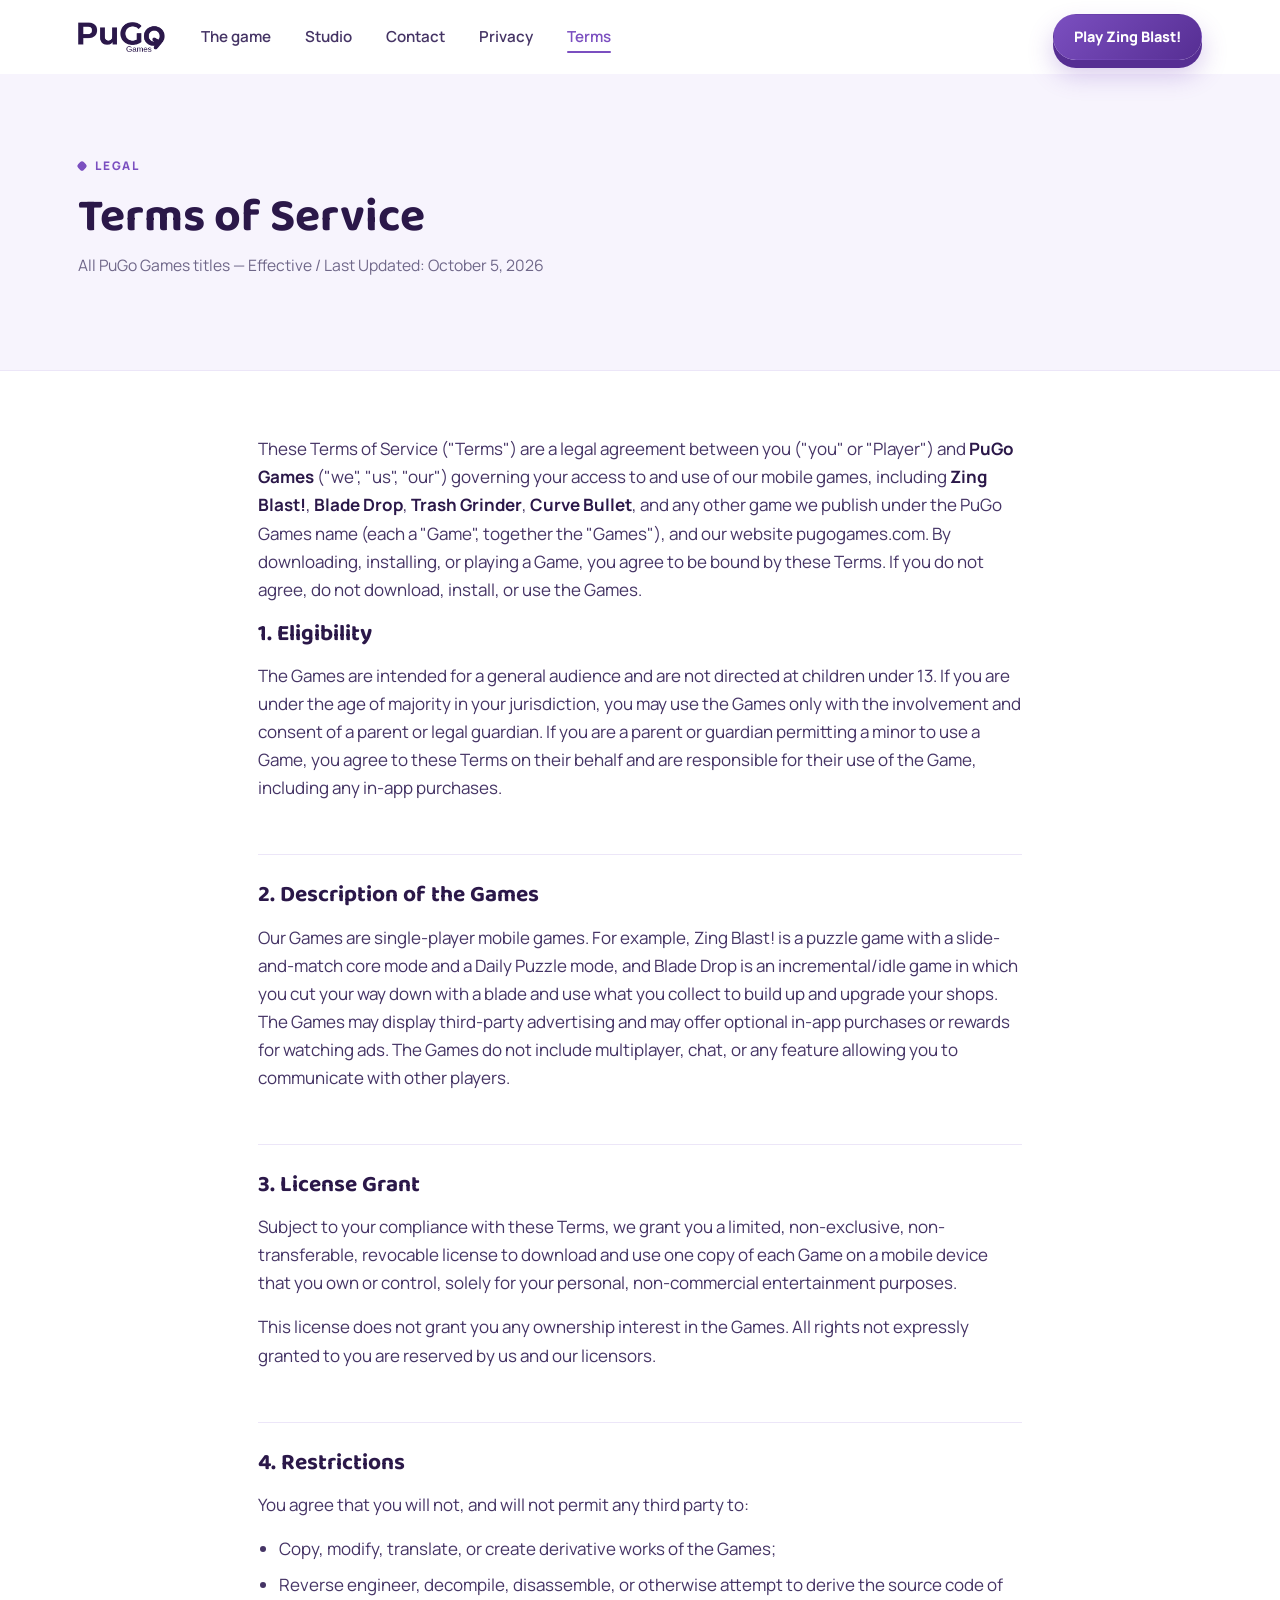
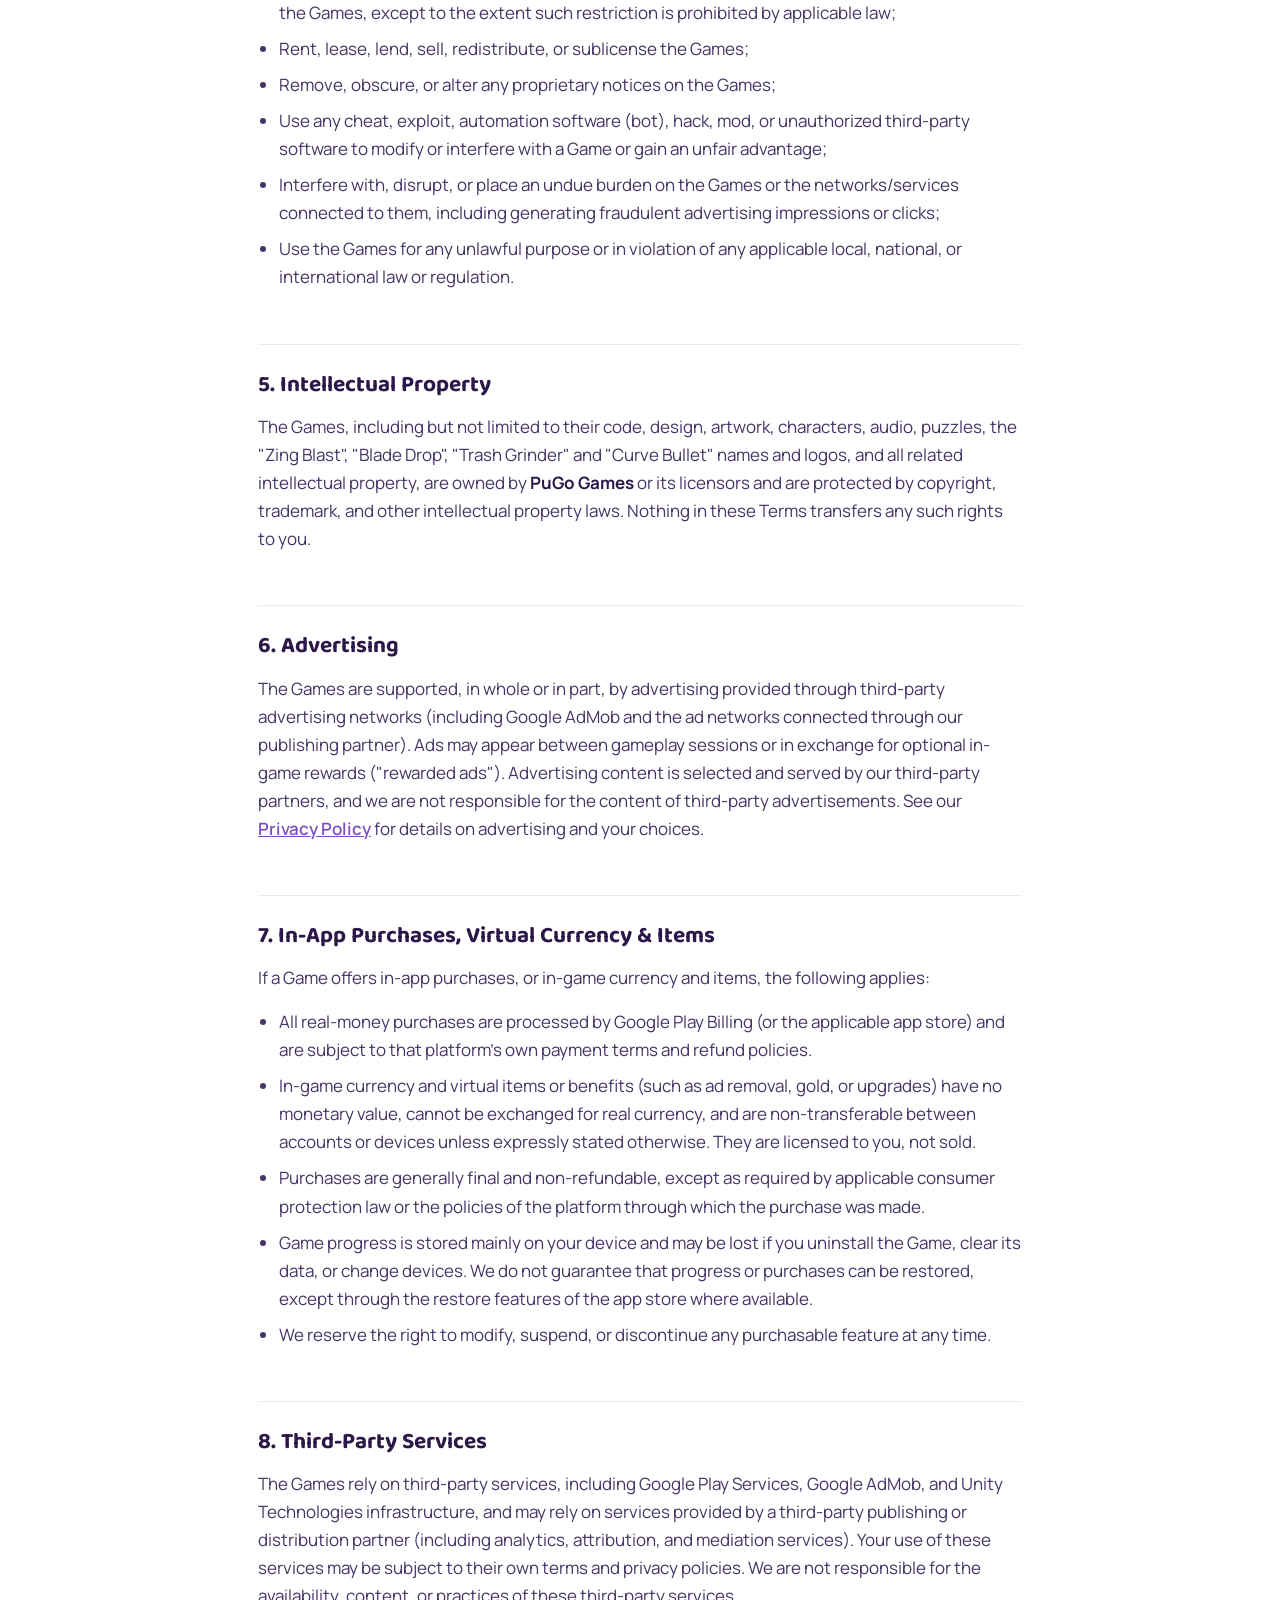
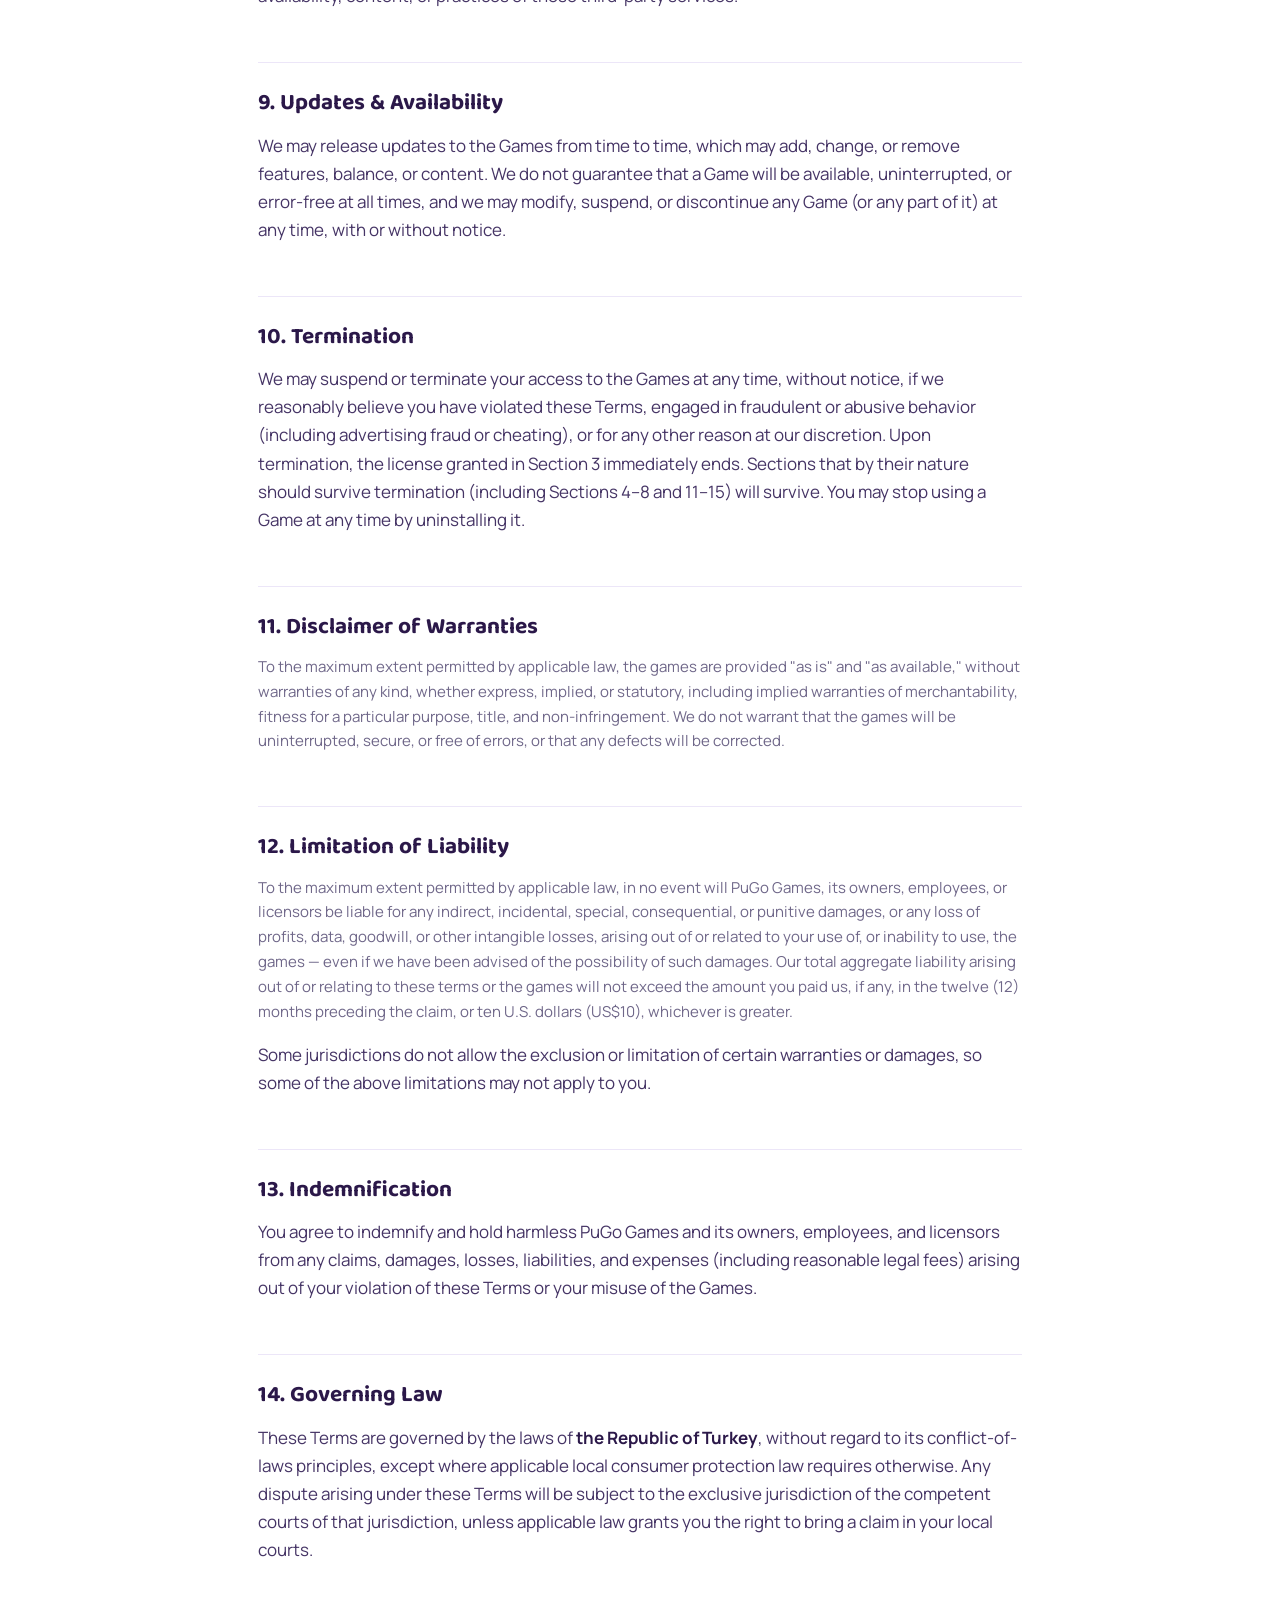
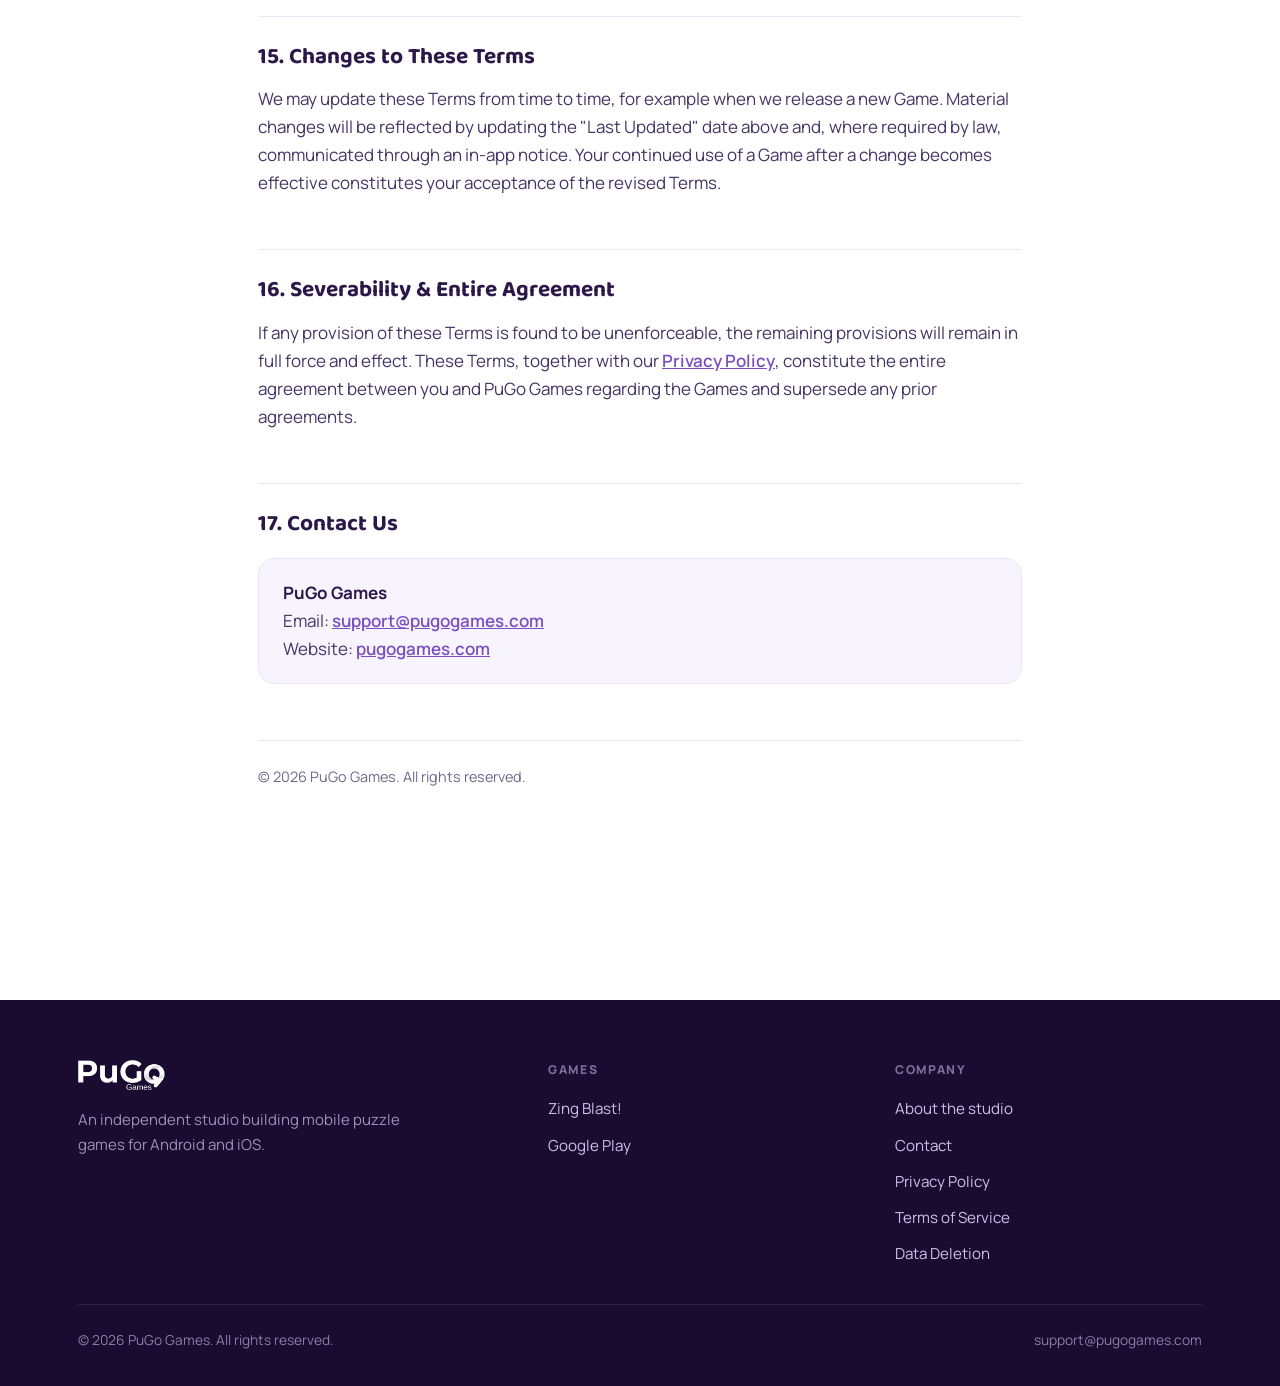
<file: terms/index.html>
<!DOCTYPE html>
<html lang="en">
<head>
<meta charset="UTF-8">
<meta name="viewport" content="width=device-width, initial-scale=1.0">
<title>Terms of Service | PuGo Games</title>
<meta name="description" content="The terms that govern your use of PuGo Games' mobile games, including Zing Blast!, Blade Drop, Trash Grinder and Curve Bullet.">
<meta name="theme-color" content="#7b4fc0">
<link rel="canonical" href="https://pugogames.com/terms/">

<link rel="icon" href="../pugo-icon.png">
<link rel="apple-touch-icon" href="../pugo-icon.png">

<link rel="preconnect" href="https://fonts.googleapis.com">
<link rel="preconnect" href="https://fonts.gstatic.com" crossorigin>
<link href="https://fonts.googleapis.com/css2?family=Baloo+2:wght@600;700;800&family=Manrope:wght@400;500;600;700;800&display=swap" rel="stylesheet">
<link rel="stylesheet" href="../style.css">
</head>
<body>

<a class="skip-link" href="#main">Skip to content</a>

<nav class="site-nav">
  <div class="wrap nav-inner">
    <a href="../" class="brand" aria-label="PuGo Games — home">
      <img src="../pugo-wordmark-ink.png" alt="PuGo Games" width="640" height="221">
    </a>

    <ul class="nav-links" id="nav-links">
      <li><a href="../#game">The game</a></li>
      <li><a href="../#studio">Studio</a></li>
      <li><a href="../#contact">Contact</a></li>
      <li><a href="../privacy/">Privacy</a></li>
      <li><a href="../terms/" class="current" aria-current="page">Terms</a></li>
    </ul>

    <a class="btn btn-primary btn-sm nav-cta" href="../#game">Play Zing Blast!</a>

    <button class="nav-toggle" type="button" aria-expanded="false" aria-controls="nav-links" aria-label="Menu">
      <span></span><span></span><span></span>
    </button>
  </div>
</nav>

<main id="main">

  <section class="legal-hero">
    <div class="wrap">
      <p class="eyebrow">Legal</p>
      <h1>Terms of Service</h1>
      <p class="updated">All PuGo Games titles — Effective / Last Updated: October 5, 2026</p>
    </div>
  </section>

<div class="legal-wrap">

  <h1>Terms of Service</h1>
  <div class="updated">All PuGo Games titles — Effective / Last Updated: October 5, 2026</div>

  <p>These Terms of Service ("Terms") are a legal agreement between you ("you" or "Player") and
  <strong>PuGo Games</strong> ("we", "us", "our") governing your access to and use of our mobile
  games, including <strong>Zing Blast!</strong>, <strong>Blade Drop</strong>, <strong>Trash Grinder</strong>, <strong>Curve Bullet</strong>, and any other game we
  publish under the PuGo Games name (each a "Game", together the "Games"), and our website
  pugogames.com. By downloading, installing, or playing a Game, you agree to be bound by these Terms.
  If you do not agree, do not download, install, or use the Games.</p>

  <h2>1. Eligibility</h2>
  <p>The Games are intended for a general audience and are not directed at children under 13. If you
  are under the age of majority in your jurisdiction, you may use the Games only with the
  involvement and consent of a parent or legal guardian. If you are a parent or guardian permitting a
  minor to use a Game, you agree to these Terms on their behalf and are responsible for their use of
  the Game, including any in-app purchases.</p>

  <h2>2. Description of the Games</h2>
  <p>Our Games are single-player mobile games. For example, Zing Blast! is a puzzle game with a
  slide-and-match core mode and a Daily Puzzle mode, and Blade Drop is an incremental/idle game in
  which you cut your way down with a blade and use what you collect to build up and upgrade your
  shops. The Games may display third-party advertising and may offer optional in-app purchases or
  rewards for watching ads. The Games do not include multiplayer, chat, or any feature allowing you
  to communicate with other players.</p>

  <h2>3. License Grant</h2>
  <p>Subject to your compliance with these Terms, we grant you a limited, non-exclusive,
  non-transferable, revocable license to download and use one copy of each Game on a mobile device
  that you own or control, solely for your personal, non-commercial entertainment purposes.</p>
  <p>This license does not grant you any ownership interest in the Games. All rights not expressly
  granted to you are reserved by us and our licensors.</p>

  <h2>4. Restrictions</h2>
  <p>You agree that you will not, and will not permit any third party to:</p>
  <ul>
    <li>Copy, modify, translate, or create derivative works of the Games;</li>
    <li>Reverse engineer, decompile, disassemble, or otherwise attempt to derive the source code
    of the Games, except to the extent such restriction is prohibited by applicable law;</li>
    <li>Rent, lease, lend, sell, redistribute, or sublicense the Games;</li>
    <li>Remove, obscure, or alter any proprietary notices on the Games;</li>
    <li>Use any cheat, exploit, automation software (bot), hack, mod, or unauthorized third-party
    software to modify or interfere with a Game or gain an unfair advantage;</li>
    <li>Interfere with, disrupt, or place an undue burden on the Games or the networks/services
    connected to them, including generating fraudulent advertising impressions or clicks;</li>
    <li>Use the Games for any unlawful purpose or in violation of any applicable local, national, or
    international law or regulation.</li>
  </ul>

  <h2>5. Intellectual Property</h2>
  <p>The Games, including but not limited to their code, design, artwork, characters, audio,
  puzzles, the "Zing Blast", "Blade Drop", "Trash Grinder" and "Curve Bullet" names and logos, and all related intellectual property,
  are owned by <strong>PuGo Games</strong> or its licensors and are protected by copyright,
  trademark, and other intellectual property laws. Nothing in these Terms transfers any such rights
  to you.</p>

  <h2>6. Advertising</h2>
  <p>The Games are supported, in whole or in part, by advertising provided through third-party
  advertising networks (including Google AdMob and the ad networks connected through our publishing
  partner). Ads may appear between gameplay sessions or in exchange for optional in-game rewards
  ("rewarded ads"). Advertising content is selected and served by our third-party partners, and we
  are not responsible for the content of third-party advertisements. See our
  <a href="../privacy/">Privacy Policy</a> for details on advertising and your choices.</p>

  <h2>7. In-App Purchases, Virtual Currency &amp; Items</h2>
  <p>If a Game offers in-app purchases, or in-game currency and items, the following applies:</p>
  <ul>
    <li>All real-money purchases are processed by Google Play Billing (or the applicable app store)
    and are subject to that platform's own payment terms and refund policies.</li>
    <li>In-game currency and virtual items or benefits (such as ad removal, gold, or upgrades) have
    no monetary value, cannot be exchanged for real currency, and are non-transferable between
    accounts or devices unless expressly stated otherwise. They are licensed to you, not sold.</li>
    <li>Purchases are generally final and non-refundable, except as required by applicable
    consumer protection law or the policies of the platform through which the purchase was made.</li>
    <li>Game progress is stored mainly on your device and may be lost if you uninstall the Game,
    clear its data, or change devices. We do not guarantee that progress or purchases can be
    restored, except through the restore features of the app store where available.</li>
    <li>We reserve the right to modify, suspend, or discontinue any purchasable feature at any
    time.</li>
  </ul>

  <h2>8. Third-Party Services</h2>
  <p>The Games rely on third-party services, including Google Play Services, Google AdMob, and Unity
  Technologies infrastructure, and may rely on services provided by a third-party publishing or
  distribution partner (including analytics, attribution, and mediation services). Your use of these
  services may be subject to their own terms and privacy policies. We are not responsible for the
  availability, content, or practices of these third-party services.</p>

  <h2>9. Updates &amp; Availability</h2>
  <p>We may release updates to the Games from time to time, which may add, change, or remove
  features, balance, or content. We do not guarantee that a Game will be available, uninterrupted,
  or error-free at all times, and we may modify, suspend, or discontinue any Game (or any part of
  it) at any time, with or without notice.</p>

  <h2>10. Termination</h2>
  <p>We may suspend or terminate your access to the Games at any time, without notice, if we
  reasonably believe you have violated these Terms, engaged in fraudulent or abusive behavior
  (including advertising fraud or cheating), or for any other reason at our discretion. Upon
  termination, the license granted in Section 3 immediately ends. Sections that by their nature
  should survive termination (including Sections 4–8 and 11–15) will survive. You may stop using a
  Game at any time by uninstalling it.</p>

  <h2>11. Disclaimer of Warranties</h2>
  <p class="caps">To the maximum extent permitted by applicable law, the games are provided "as is"
  and "as available," without warranties of any kind, whether express, implied, or statutory,
  including implied warranties of merchantability, fitness for a particular purpose, title, and
  non-infringement. We do not warrant that the games will be uninterrupted, secure, or free of
  errors, or that any defects will be corrected.</p>

  <h2>12. Limitation of Liability</h2>
  <p class="caps">To the maximum extent permitted by applicable law, in no event will PuGo Games,
  its owners, employees, or licensors be liable for any indirect, incidental, special,
  consequential, or punitive damages, or any loss of profits, data, goodwill, or other intangible
  losses, arising out of or related to your use of, or inability to use, the games — even if we
  have been advised of the possibility of such damages. Our total aggregate liability arising out
  of or relating to these terms or the games will not exceed the amount you paid us, if any, in the
  twelve (12) months preceding the claim, or ten U.S. dollars (US$10), whichever is greater.</p>
  <p>Some jurisdictions do not allow the exclusion or limitation of certain warranties or
  damages, so some of the above limitations may not apply to you.</p>

  <h2>13. Indemnification</h2>
  <p>You agree to indemnify and hold harmless PuGo Games and its owners, employees, and licensors
  from any claims, damages, losses, liabilities, and expenses (including reasonable legal fees)
  arising out of your violation of these Terms or your misuse of the Games.</p>

  <h2>14. Governing Law</h2>
  <p>These Terms are governed by the laws of <strong>the Republic of Turkey</strong>,
  without regard to its conflict-of-laws principles, except
  where applicable local consumer protection law requires otherwise. Any dispute arising under
  these Terms will be subject to the exclusive jurisdiction of the competent courts of that
  jurisdiction, unless applicable law grants you the right to bring a claim in your local courts.</p>

  <h2>15. Changes to These Terms</h2>
  <p>We may update these Terms from time to time, for example when we release a new Game. Material
  changes will be reflected by updating the "Last Updated" date above and, where required by law,
  communicated through an in-app notice. Your continued use of a Game after a change becomes
  effective constitutes your acceptance of the revised Terms.</p>

  <h2>16. Severability &amp; Entire Agreement</h2>
  <p>If any provision of these Terms is found to be unenforceable, the remaining provisions will
  remain in full force and effect. These Terms, together with our
  <a href="../privacy/">Privacy Policy</a>, constitute the entire agreement between you
  and PuGo Games regarding the Games and supersede any prior agreements.</p>

  <h2>17. Contact Us</h2>
  <div class="card">
    <p><strong>PuGo Games</strong><br>
    Email: <a href="mailto:support@pugogames.com">support@pugogames.com</a><br>
    Website: <a href="https://pugogames.com">pugogames.com</a></p>
  </div>

  <footer>© 2026 PuGo Games. All rights reserved.</footer>
</div>

</main>

<footer class="site-footer">
  <div class="wrap">
    <div class="footer-top">
      <div class="f-brand">
        <img src="../pugo-wordmark.png" alt="PuGo Games" width="640" height="221">
        <p class="footer-blurb">
          An independent studio building mobile puzzle games for Android and iOS.
        </p>
      </div>

      <div class="f-col">
        <h4>Games</h4>
        <ul>
          <li><a href="../#game">Zing Blast!</a></li>
          <li><a href="https://play.google.com/store/apps/details?id=com.pugogames.slideblockjam">Google Play</a></li>
        </ul>
      </div>

      <div class="f-col">
        <h4>Company</h4>
        <ul>
          <li><a href="../#studio">About the studio</a></li>
          <li><a href="mailto:support@pugogames.com">Contact</a></li>
          <li><a href="../privacy/">Privacy Policy</a></li>
          <li><a href="../terms/">Terms of Service</a></li>
          <li><a href="../data-deletion/">Data Deletion</a></li>
        </ul>
      </div>
    </div>

    <div class="footer-bottom">
      <span>© 2026 PuGo Games. All rights reserved.</span>
      <a href="mailto:support@pugogames.com">support@pugogames.com</a>
    </div>
  </div>
</footer>

<script src="../site.js" defer></script>
</body>
</html>
</file>
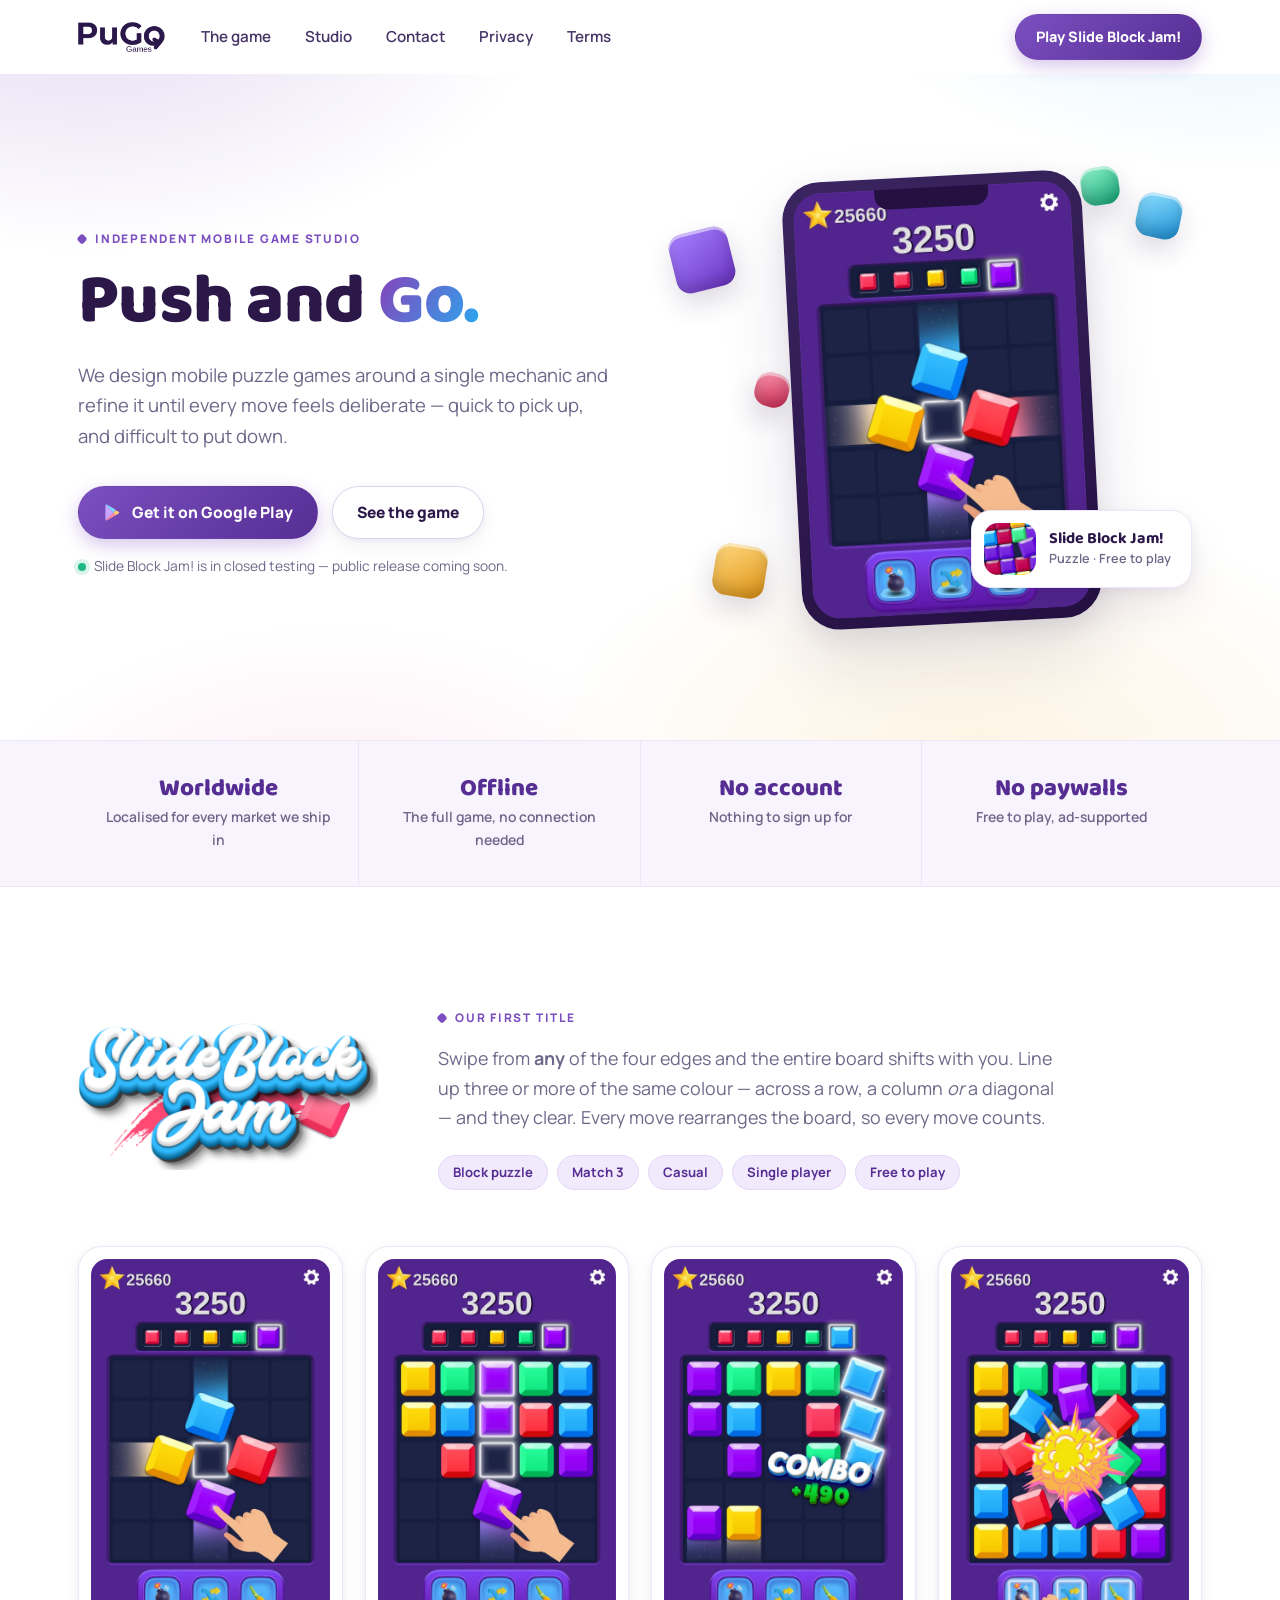
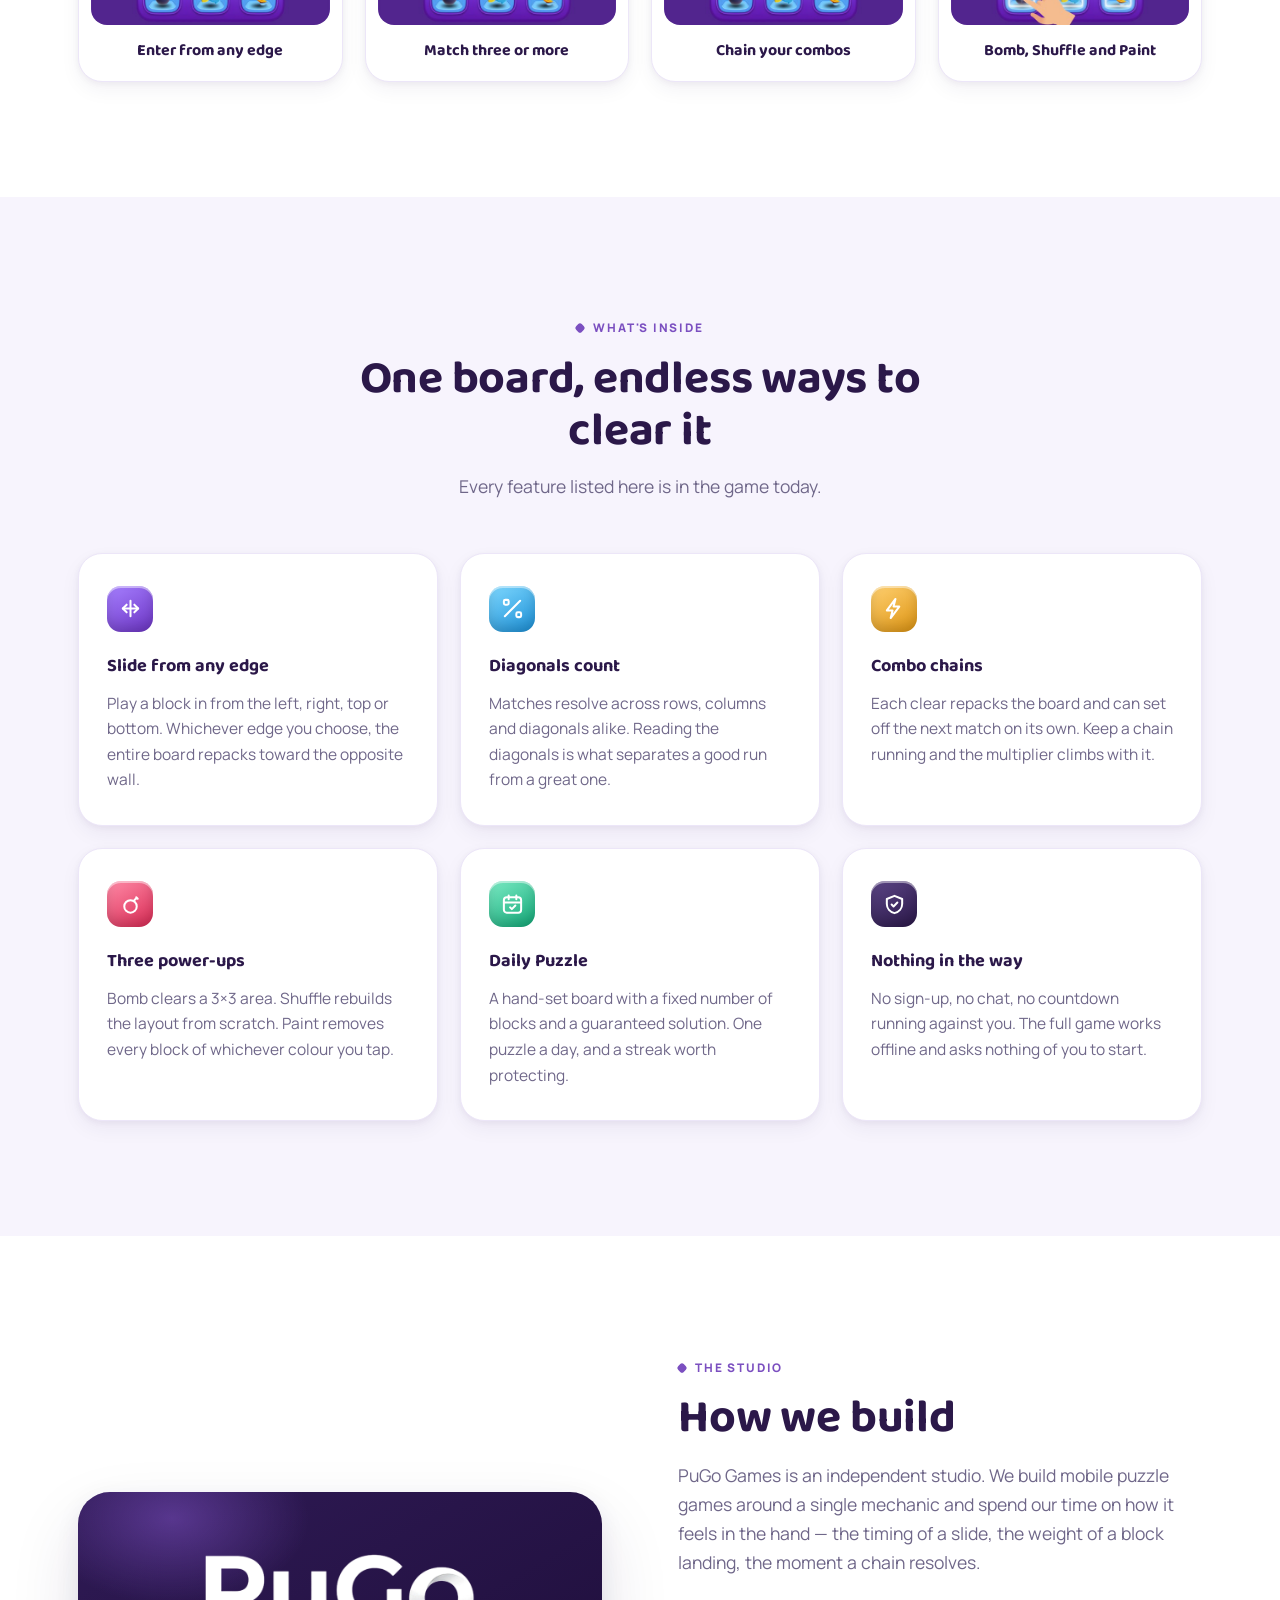
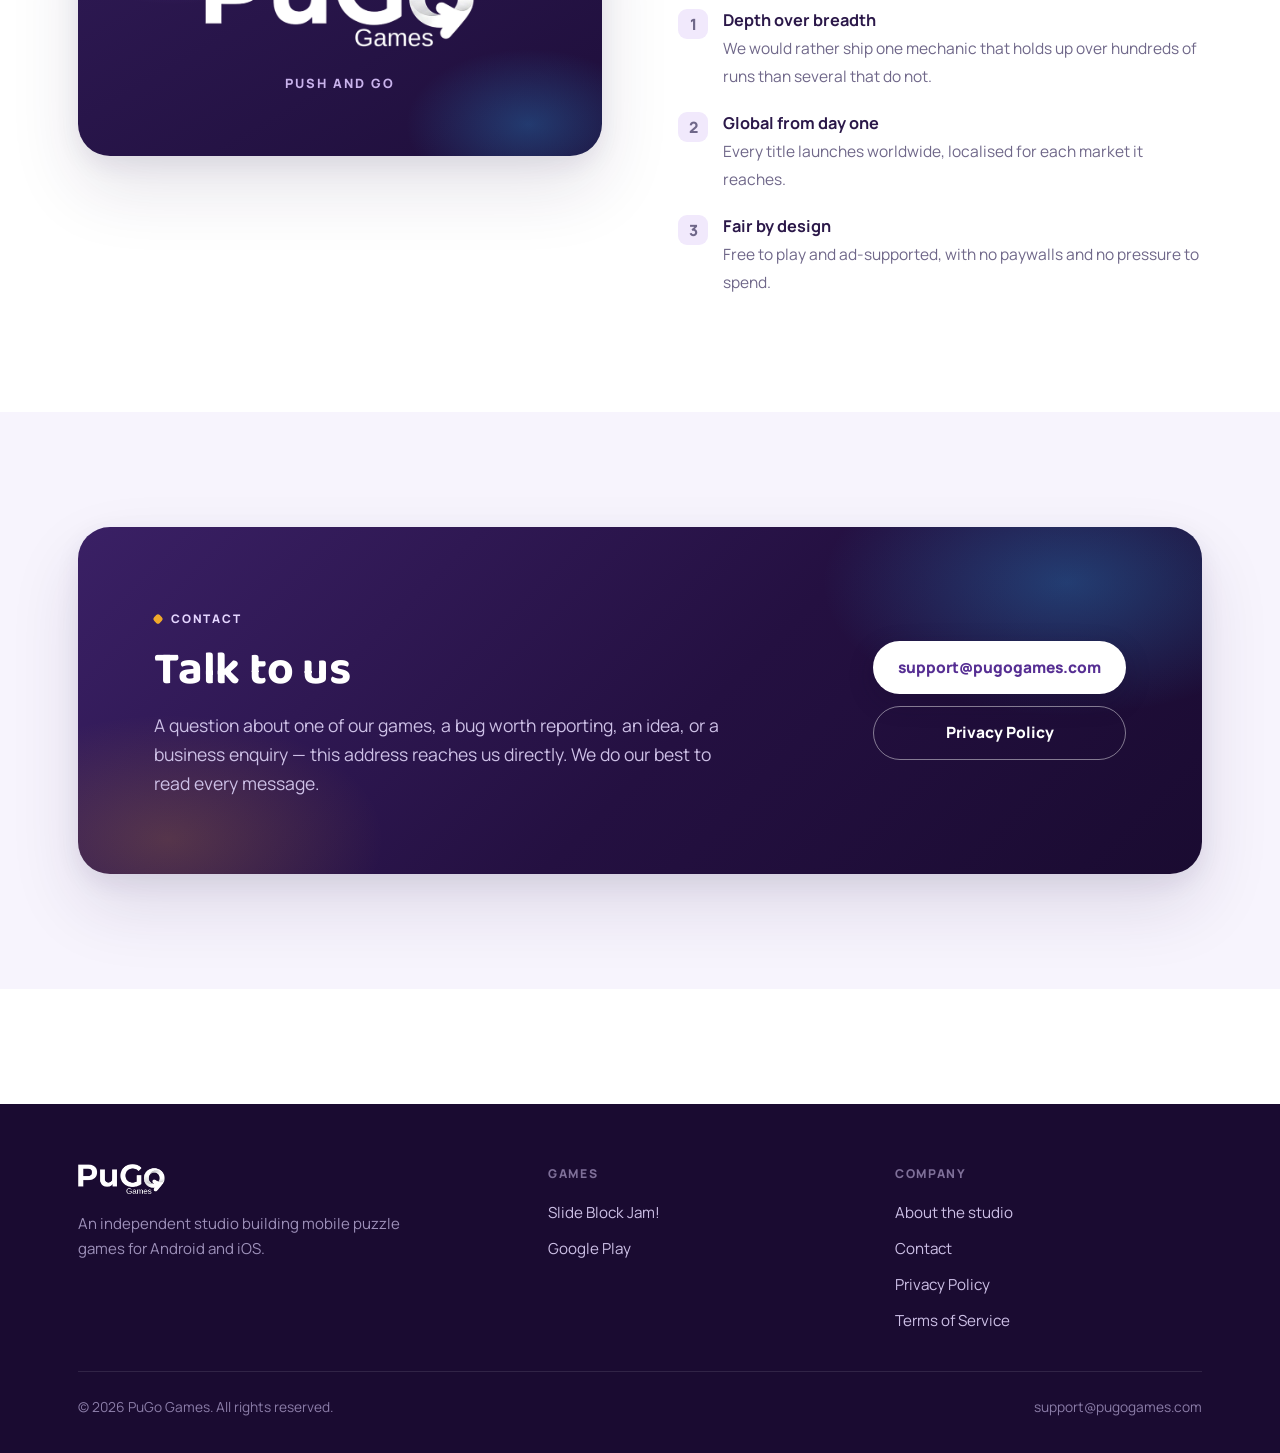
<file: PuGo/PuGo-Games-main-YEDEK/index.html>
<!DOCTYPE html>
<html lang="en">
<head>
<meta charset="UTF-8">
<meta name="viewport" content="width=device-width, initial-scale=1.0">
<title>PuGo Games — Mobile puzzle games. Push and Go.</title>
<meta name="description" content="PuGo Games is an independent mobile game studio. We build puzzle games designed around a single mechanic — starting with Slide Block Jam!, a slide-and-match block puzzle.">
<meta name="theme-color" content="#7b4fc0">
<link rel="canonical" href="https://pugogames.com/">

<meta property="og:type" content="website">
<meta property="og:url" content="https://pugogames.com/">
<meta property="og:site_name" content="PuGo Games">
<meta property="og:title" content="PuGo Games — Mobile puzzle games. Push and Go.">
<meta property="og:description" content="An independent mobile game studio building puzzle games designed around a single mechanic. First title: Slide Block Jam!">
<meta property="og:image" content="https://pugogames.com/sbj-icon.png">
<meta name="twitter:card" content="summary_large_image">

<link rel="icon" href="sbj-icon.png">
<link rel="apple-touch-icon" href="sbj-icon.png">

<link rel="preconnect" href="https://fonts.googleapis.com">
<link rel="preconnect" href="https://fonts.gstatic.com" crossorigin>
<link href="https://fonts.googleapis.com/css2?family=Baloo+2:wght@600;700;800&family=Manrope:wght@400;500;600;700;800&display=swap" rel="stylesheet">
<link rel="stylesheet" href="style.css">
<script>document.documentElement.classList.add('js');</script>
</head>
<body>

<a class="skip-link" href="#main">Skip to content</a>

<nav class="site-nav">
  <div class="wrap nav-inner">
    <a href="./" class="brand" aria-label="PuGo Games — home">
      <img src="pugo-wordmark-ink.png" alt="PuGo Games" width="640" height="221">
    </a>

    <ul class="nav-links" id="nav-links">
      <li><a href="#game">The game</a></li>
      <li><a href="#studio">Studio</a></li>
      <li><a href="#contact">Contact</a></li>
      <li><a href="privacy/">Privacy</a></li>
      <li><a href="terms/">Terms</a></li>
    </ul>

    <a class="btn btn-primary btn-sm nav-cta" href="#game">Play Slide Block Jam!</a>

    <button class="nav-toggle" type="button" aria-expanded="false" aria-controls="nav-links" aria-label="Menu">
      <span></span><span></span><span></span>
    </button>
  </div>
</nav>

<main id="main">

  <!-- ============ HERO ============ -->
  <header class="hero">
    <div class="wrap hero-grid">
      <div>
        <p class="eyebrow">Independent mobile game studio</p>
        <h1 class="h-xl">Push and <span class="accent">Go.</span></h1>
        <p class="lede">
          We design mobile puzzle games around a single mechanic and refine it
          until every move feels deliberate — quick to pick up, and difficult
          to put down.
        </p>

        <div class="cta-row">
          <a class="btn btn-primary" href="https://play.google.com/store/apps/details?id=com.pugogames.slideblockjam">
            <svg viewBox="0 0 24 24" aria-hidden="true">
              <path d="M3.6 2.4c-.4.3-.6.8-.6 1.4v16.4c0 .6.2 1.1.6 1.4l.1.1L13 12.4v-.1L3.7 2.3l-.1.1z" fill="#c8a4ff"/>
              <path d="M16.1 15.5l-3.1-3.1v-.1l3.1-3.1 3.6 2c1 .6 1 1.6 0 2.2l-3.6 2.1z" fill="#ffd071"/>
              <path d="M16.1 15.5L13 12.3 3.6 21.8c.4.4 1 .4 1.7.1l10.8-6.4" fill="#ff8ba7"/>
              <path d="M16.1 8.5L5.3 2.1c-.7-.4-1.3-.3-1.7 0L13 12.3l3.1-3.8z" fill="#7fd8ff"/>
            </svg>
            Get it on Google Play
          </a>
          <a class="btn btn-ghost" href="#game">See the game</a>
        </div>

        <p class="cta-note">
          <span class="dot-live" aria-hidden="true"></span>
          Slide Block Jam! is in closed testing — public release coming soon.
        </p>
      </div>

      <div class="hero-visual" aria-hidden="true">
        <span class="chip c1"></span>
        <span class="chip c2"></span>
        <span class="chip c3"></span>
        <span class="chip c4"></span>
        <span class="chip c5"></span>

        <div class="phone">
          <img src="shot-1.jpg" alt="" width="560" height="858" fetchpriority="high">
        </div>

        <div class="icon-card">
          <img src="sbj-icon.png" alt="" width="512" height="512">
          <div>
            <div class="ic-name">Slide Block Jam!</div>
            <div class="ic-sub">Puzzle · Free to play</div>
          </div>
        </div>
      </div>
    </div>
  </header>

  <!-- ============ FACTS ============ -->
  <section class="facts">
    <div class="wrap">
      <div class="facts-grid">
        <div class="fact"><div class="fv">Worldwide</div><div class="fl">Localised for every market we ship in</div></div>
        <div class="fact"><div class="fv">Offline</div><div class="fl">The full game, no connection needed</div></div>
        <div class="fact"><div class="fv">No account</div><div class="fl">Nothing to sign up for</div></div>
        <div class="fact"><div class="fv">No paywalls</div><div class="fl">Free to play, ad-supported</div></div>
      </div>
    </div>
  </section>

  <!-- ============ GAME ============ -->
  <section class="sec" id="game">
    <div class="wrap">

      <div class="game-head reveal">
        <img class="game-logo" src="sbj-logo.png" alt="Slide Block Jam!" width="620" height="303">
        <div>
          <p class="eyebrow">Our first title</p>
          <p class="lede">
            Swipe from <strong>any</strong> of the four edges and the entire board shifts
            with you. Line up three or more of the same colour — across a row, a column
            <em>or</em> a diagonal — and they clear. Every move rearranges the board, so
            every move counts.
          </p>
          <div class="tag-row">
            <span class="tag">Block puzzle</span>
            <span class="tag">Match 3</span>
            <span class="tag">Casual</span>
            <span class="tag">Single player</span>
            <span class="tag">Free to play</span>
          </div>
        </div>
      </div>

      <div class="shots reveal">
        <figure class="shot">
          <img src="shot-1.jpg" alt="Slide Block Jam gameplay: a block sliding in from the edge of the board" width="560" height="858" loading="lazy">
          <figcaption>Enter from any edge</figcaption>
        </figure>
        <figure class="shot">
          <img src="shot-2.jpg" alt="Slide Block Jam gameplay: matching coloured blocks on the grid" width="560" height="858" loading="lazy">
          <figcaption>Match three or more</figcaption>
        </figure>
        <figure class="shot">
          <img src="shot-3.jpg" alt="Slide Block Jam gameplay: a combo chain scoring bonus points" width="560" height="858" loading="lazy">
          <figcaption>Chain your combos</figcaption>
        </figure>
        <figure class="shot">
          <img src="shot-4.jpg" alt="Slide Block Jam gameplay: a bomb power-up clearing part of the board" width="560" height="858" loading="lazy">
          <figcaption>Bomb, Shuffle and Paint</figcaption>
        </figure>
      </div>

    </div>
  </section>

  <!-- ============ FEATURES ============ -->
  <section class="sec sec-soft">
    <div class="wrap">
      <div class="section-head center reveal">
        <p class="eyebrow">What's inside</p>
        <h2 class="h-lg">One board, endless ways to clear it</h2>
        <p class="lede">Every feature listed here is in the game today.</p>
      </div>

      <div class="features reveal">
        <article class="feature">
          <div class="f-ico i-violet"><svg viewBox="0 0 24 24" aria-hidden="true"><path d="M4 12h16M12 4v16"/><path d="m8 8-4 4 4 4M16 8l4 4-4 4"/></svg></div>
          <h3>Slide from any edge</h3>
          <p>Play a block in from the left, right, top or bottom. Whichever edge you choose, the entire board repacks toward the opposite wall.</p>
        </article>

        <article class="feature">
          <div class="f-ico i-teal"><svg viewBox="0 0 24 24" aria-hidden="true"><path d="M4 20 20 4"/><rect x="3" y="3" width="5" height="5" rx="1.5"/><rect x="16" y="16" width="5" height="5" rx="1.5"/></svg></div>
          <h3>Diagonals count</h3>
          <p>Matches resolve across rows, columns and diagonals alike. Reading the diagonals is what separates a good run from a great one.</p>
        </article>

        <article class="feature">
          <div class="f-ico i-gold"><svg viewBox="0 0 24 24" aria-hidden="true"><path d="m13 2-9 12h6l-2 8 9-12h-6z"/></svg></div>
          <h3>Combo chains</h3>
          <p>Each clear repacks the board and can set off the next match on its own. Keep a chain running and the multiplier climbs with it.</p>
        </article>

        <article class="feature">
          <div class="f-ico i-coral"><svg viewBox="0 0 24 24" aria-hidden="true"><circle cx="12" cy="14" r="6.5"/><path d="M16 7.5 18.5 5M18 4.5l1.5 1.5"/></svg></div>
          <h3>Three power-ups</h3>
          <p>Bomb clears a 3×3 area. Shuffle rebuilds the layout from scratch. Paint removes every block of whichever colour you tap.</p>
        </article>

        <article class="feature">
          <div class="f-ico i-green"><svg viewBox="0 0 24 24" aria-hidden="true"><rect x="3" y="4.5" width="18" height="16" rx="3"/><path d="M8 2.5v4M16 2.5v4M3 10h18"/><path d="m9.5 15 1.8 1.8L15 13"/></svg></div>
          <h3>Daily Puzzle</h3>
          <p>A hand-set board with a fixed number of blocks and a guaranteed solution. One puzzle a day, and a streak worth protecting.</p>
        </article>

        <article class="feature">
          <div class="f-ico i-ink"><svg viewBox="0 0 24 24" aria-hidden="true"><path d="M12 3 4 6.2v5.4c0 4.6 3.3 8.4 8 9.4 4.7-1 8-4.8 8-9.4V6.2z"/><path d="m9 12 2 2 4-4"/></svg></div>
          <h3>Nothing in the way</h3>
          <p>No sign-up, no chat, no countdown running against you. The full game works offline and asks nothing of you to start.</p>
        </article>
      </div>
    </div>
  </section>

  <!-- ============ STUDIO ============ -->
  <section class="sec" id="studio">
    <div class="wrap">
      <div class="studio-grid">
        <div class="studio-card reveal">
          <img src="pugo-wordmark.png" alt="PuGo Games" width="640" height="221">
          <p class="sc-tag">Push and Go</p>
        </div>

        <div class="reveal">
          <p class="eyebrow">The studio</p>
          <h2 class="h-lg">How we build</h2>
          <p class="lede" style="margin-top:16px;">
            PuGo Games is an independent studio. We build mobile puzzle games around
            a single mechanic and spend our time on how it feels in the hand — the
            timing of a slide, the weight of a block landing, the moment a chain
            resolves.
          </p>

          <ul class="studio-points">
            <li>
              <span class="sp-num">1</span>
              <div>
                <strong>Depth over breadth</strong>
                <span>We would rather ship one mechanic that holds up over hundreds of runs than several that do not.</span>
              </div>
            </li>
            <li>
              <span class="sp-num">2</span>
              <div>
                <strong>Global from day one</strong>
                <span>Every title launches worldwide, localised for each market it reaches.</span>
              </div>
            </li>
            <li>
              <span class="sp-num">3</span>
              <div>
                <strong>Fair by design</strong>
                <span>Free to play and ad-supported, with no paywalls and no pressure to spend.</span>
              </div>
            </li>
          </ul>
        </div>
      </div>
    </div>
  </section>

  <!-- ============ CONTACT ============ -->
  <section class="sec sec-soft" id="contact">
    <div class="wrap">
      <div class="contact reveal">
        <div class="contact-grid">
          <div>
            <p class="eyebrow on-dark">Contact</p>
            <h2 class="h-lg">Talk to us</h2>
            <p class="lede">
              A question about one of our games, a bug worth reporting, an idea, or a
              business enquiry — this address reaches us directly. We do our best to read 
              every message.
            </p>
          </div>
          <div class="contact-actions">
            <a class="btn btn-light" href="mailto:support@pugogames.com">support@pugogames.com</a>
            <a class="btn btn-outline-light" href="privacy/">Privacy Policy</a>
          </div>
        </div>
      </div>
    </div>
  </section>

</main>

<footer class="site-footer">
  <div class="wrap">
    <div class="footer-top">
      <div class="f-brand">
        <img src="pugo-wordmark.png" alt="PuGo Games" width="640" height="221">
        <p class="footer-blurb">
          An independent studio building mobile puzzle games for Android and iOS.
        </p>
      </div>

      <div class="f-col">
        <h4>Games</h4>
        <ul>
          <li><a href="#game">Slide Block Jam!</a></li>
          <li><a href="https://play.google.com/store/apps/details?id=com.pugogames.slideblockjam">Google Play</a></li>
        </ul>
      </div>

      <div class="f-col">
        <h4>Company</h4>
        <ul>
          <li><a href="#studio">About the studio</a></li>
          <li><a href="mailto:support@pugogames.com">Contact</a></li>
          <li><a href="privacy/">Privacy Policy</a></li>
          <li><a href="terms/">Terms of Service</a></li>
        </ul>
      </div>
    </div>

    <div class="footer-bottom">
      <span>© 2026 PuGo Games. All rights reserved.</span>
      <a href="mailto:support@pugogames.com">support@pugogames.com</a>
    </div>
  </div>
</footer>

<script src="site.js" defer></script>
</body>
</html>
</file>
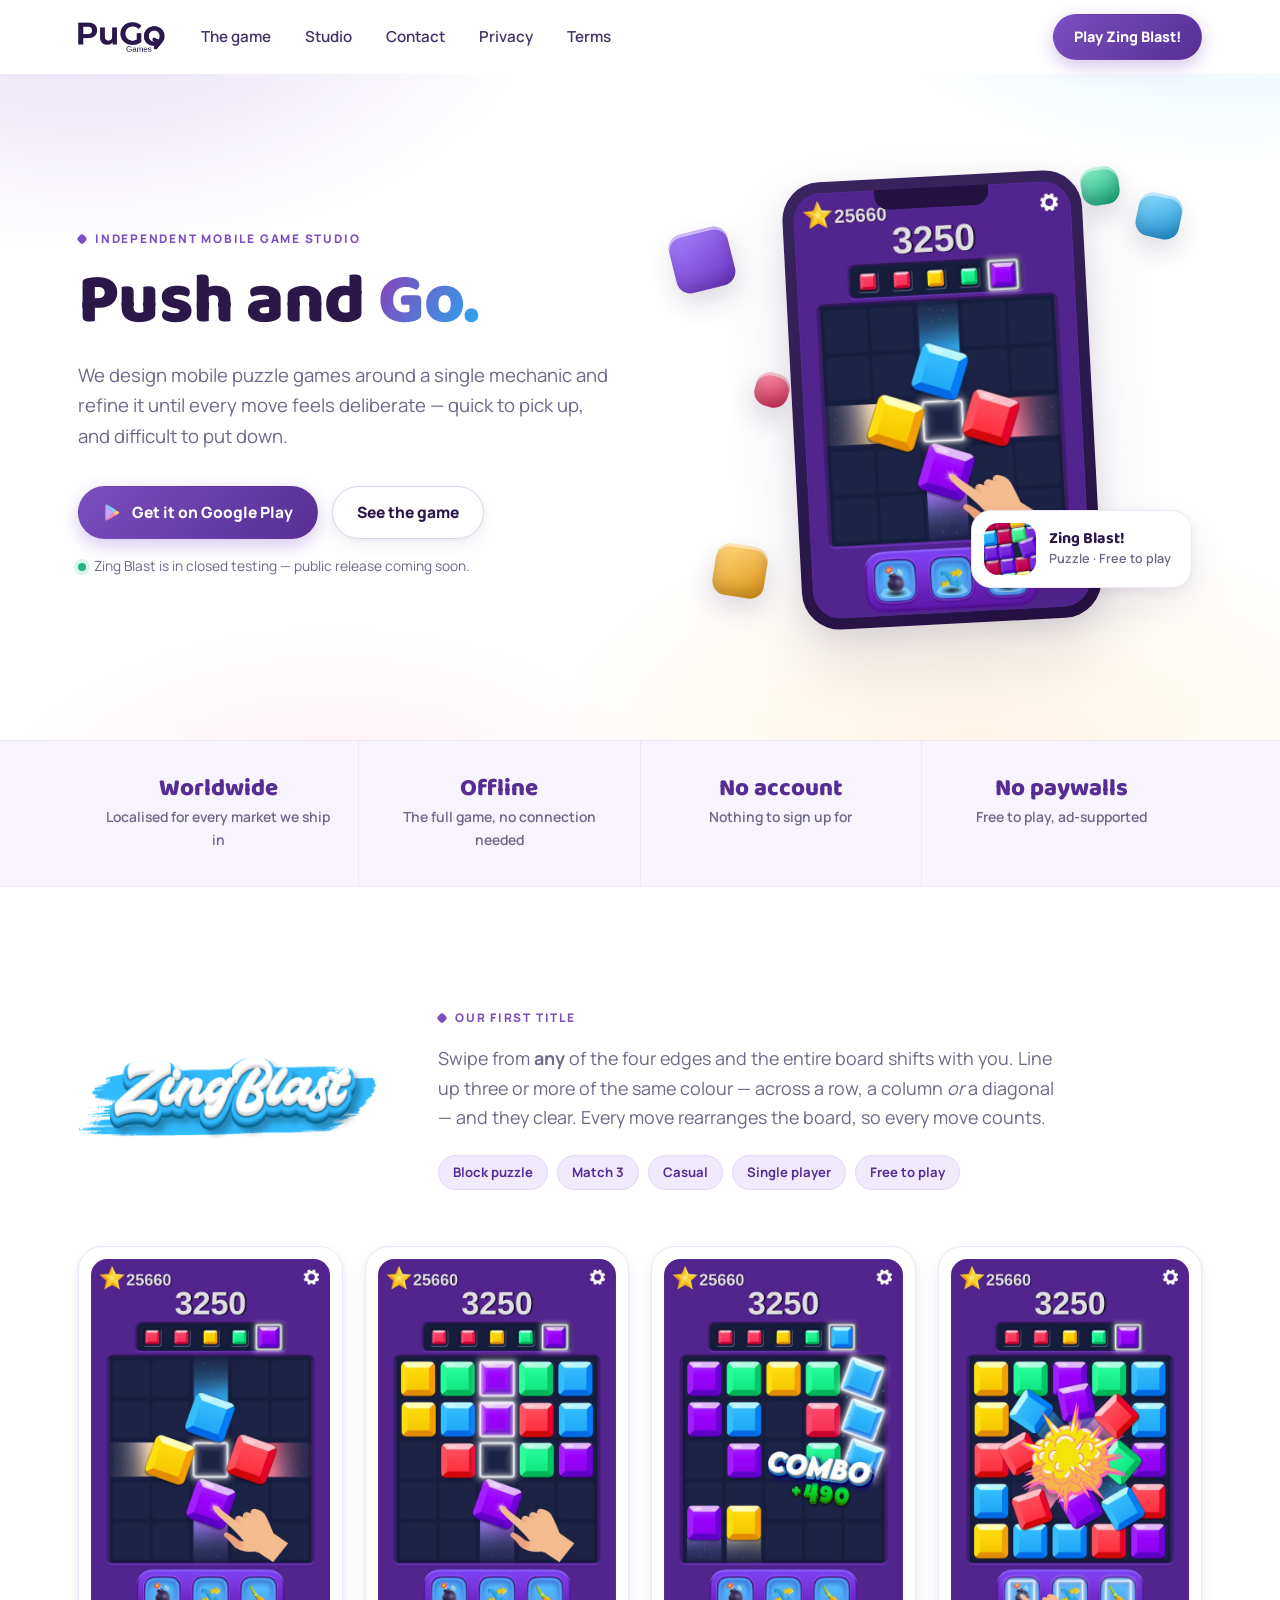
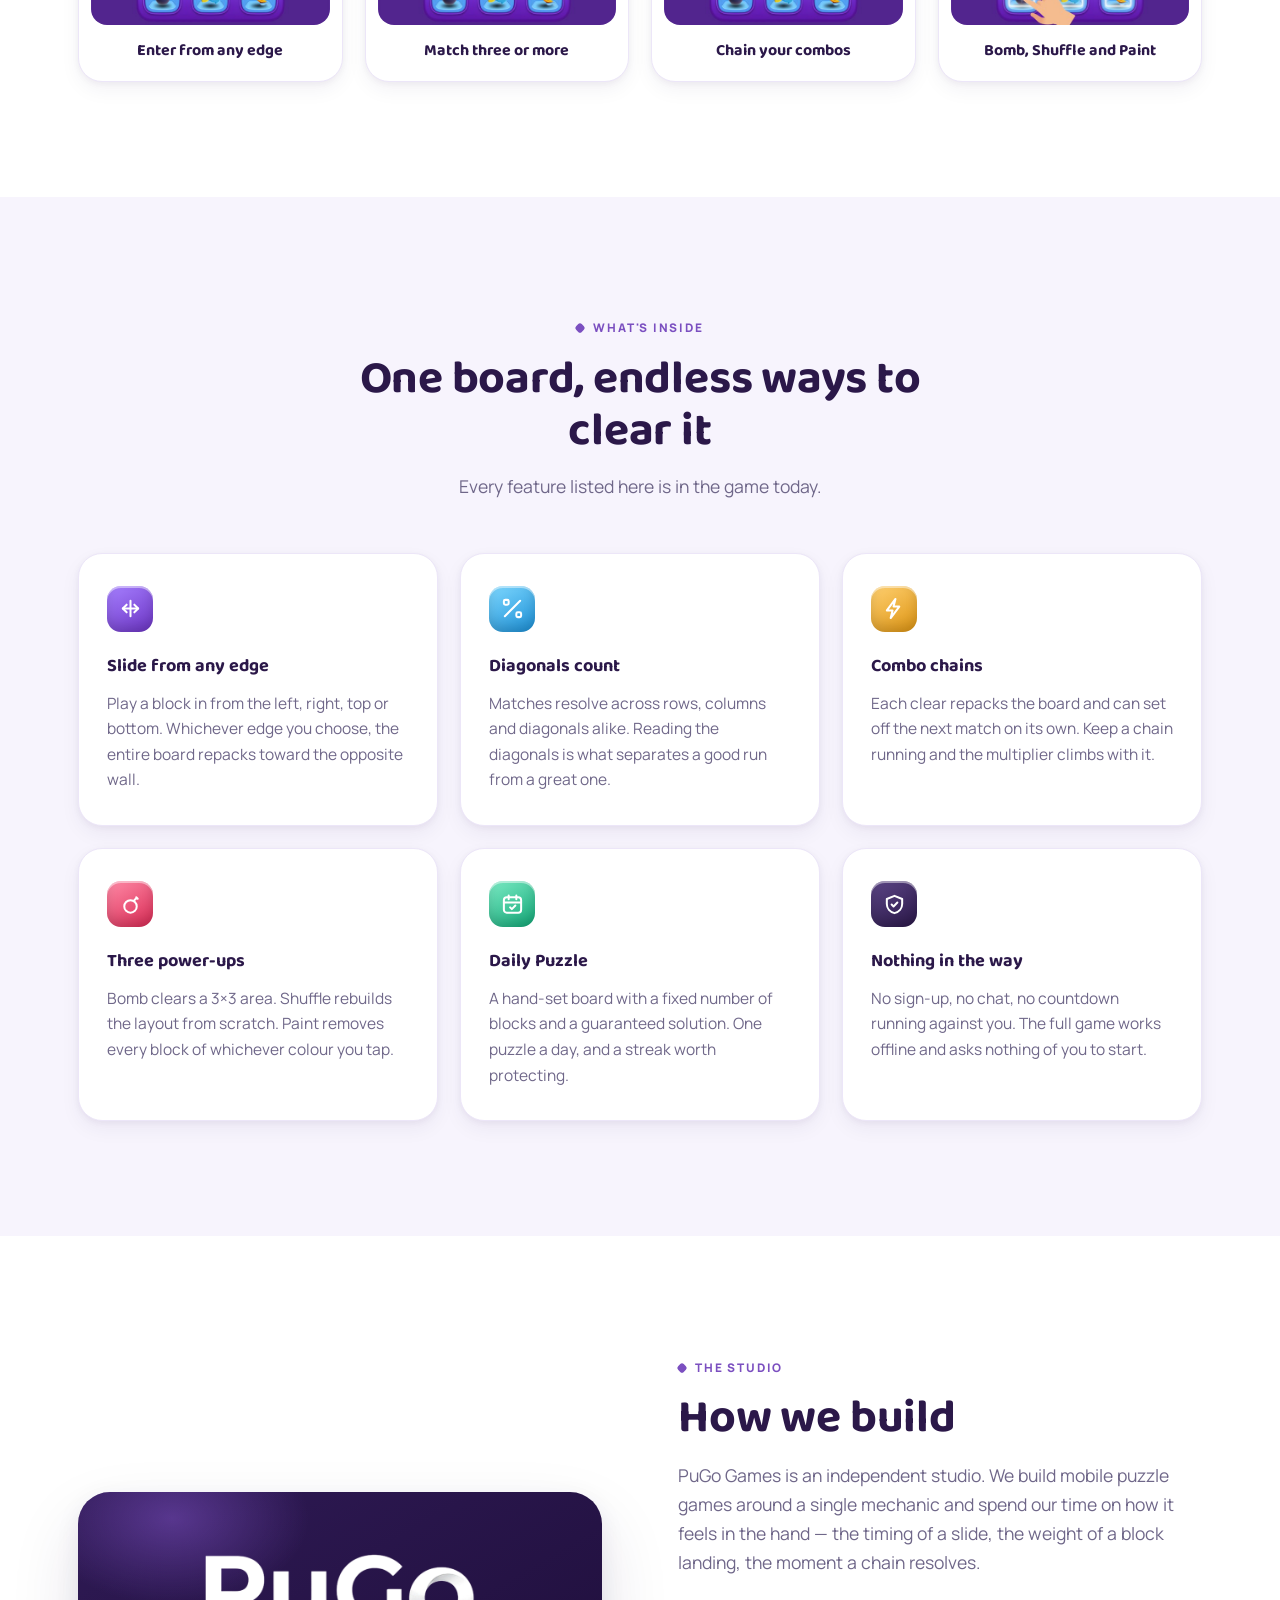
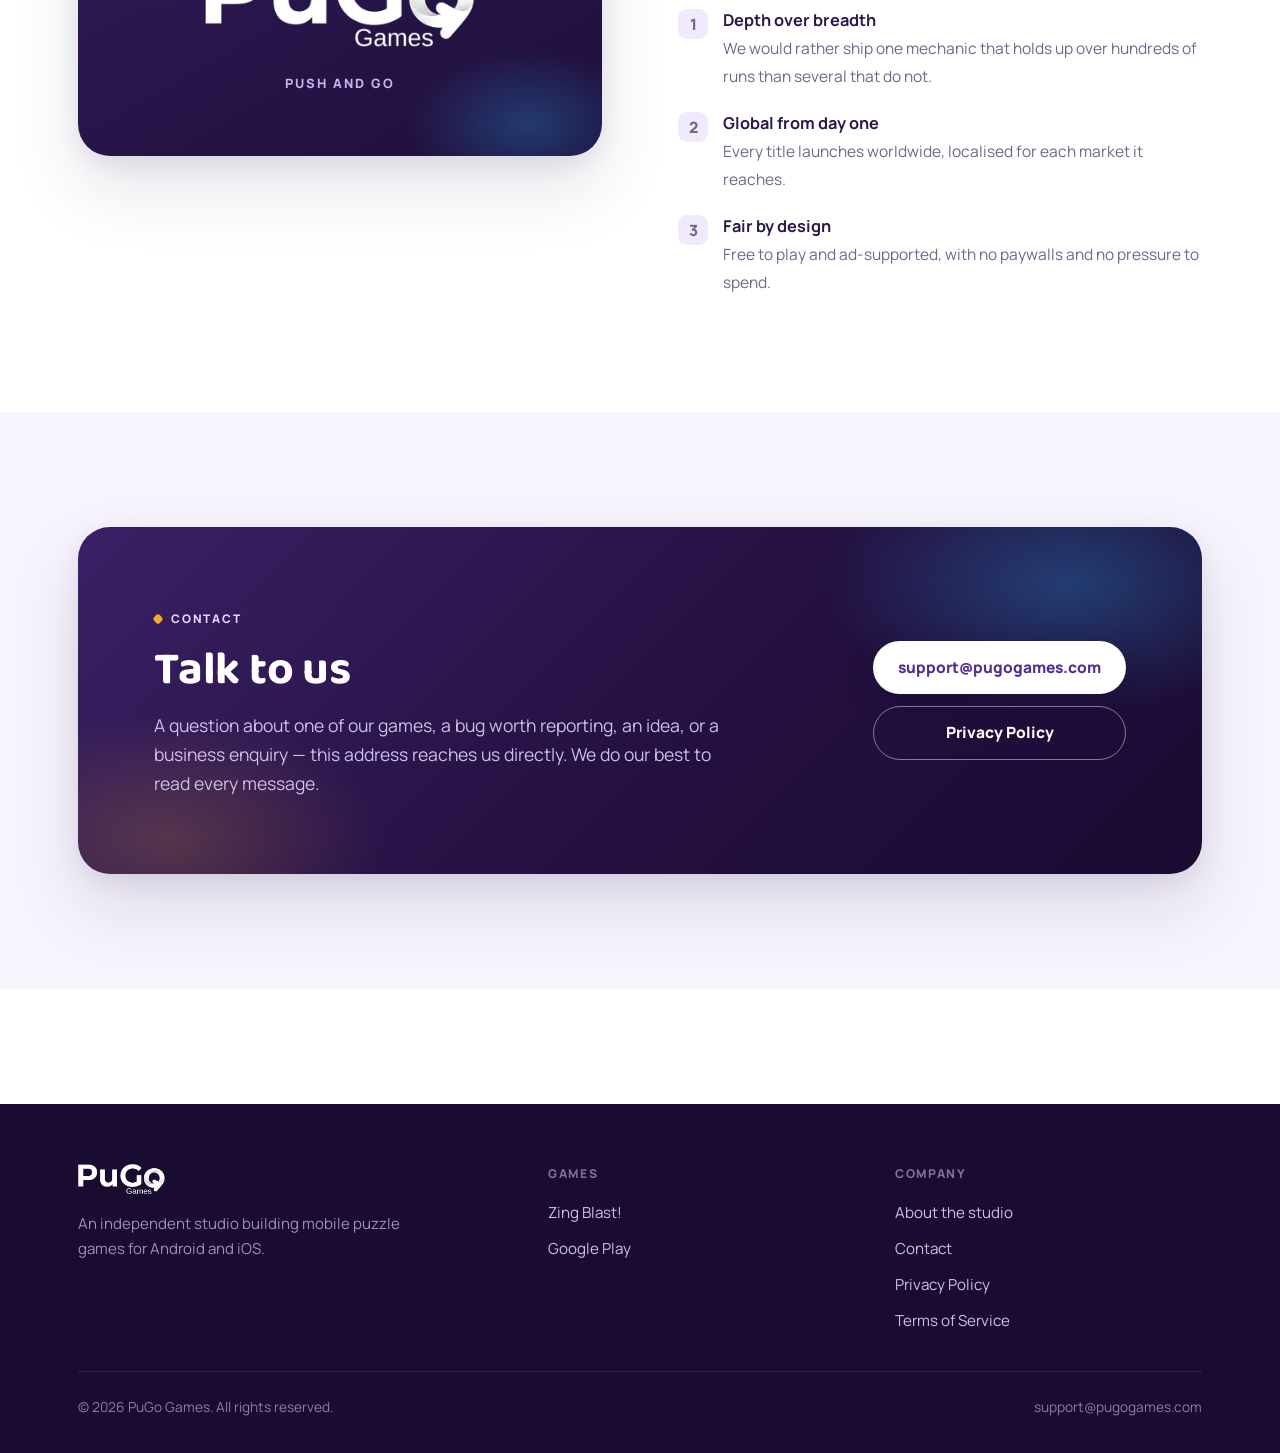
<file: PuGo/PuGo-Games-main/index.html>
<!DOCTYPE html>
<html lang="en">
<head>
<meta charset="UTF-8">
<meta name="viewport" content="width=device-width, initial-scale=1.0">
<title>PuGo Games — Mobile puzzle games. Push and Go.</title>
<meta name="description" content="PuGo Games is an independent mobile game studio. We build puzzle games designed around a single mechanic — starting with Zing Blast, a slide-and-match block puzzle.">
<meta name="theme-color" content="#7b4fc0">
<link rel="canonical" href="https://pugogames.com/">

<meta property="og:type" content="website">
<meta property="og:url" content="https://pugogames.com/">
<meta property="og:site_name" content="PuGo Games">
<meta property="og:title" content="PuGo Games — Mobile puzzle games. Push and Go.">
<meta property="og:description" content="An independent mobile game studio building puzzle games designed around a single mechanic. First title: Zing Blast!">
<meta property="og:image" content="https://pugogames.com/zing-blast-icon.png">
<meta name="twitter:card" content="summary_large_image">

<link rel="icon" href="pugo-icon.png">
<link rel="apple-touch-icon" href="pugo-icon.png">

<link rel="preconnect" href="https://fonts.googleapis.com">
<link rel="preconnect" href="https://fonts.gstatic.com" crossorigin>
<link href="https://fonts.googleapis.com/css2?family=Baloo+2:wght@600;700;800&family=Manrope:wght@400;500;600;700;800&display=swap" rel="stylesheet">
<link rel="stylesheet" href="style.css">
<script>document.documentElement.classList.add('js');</script>
</head>
<body>

<a class="skip-link" href="#main">Skip to content</a>

<nav class="site-nav">
  <div class="wrap nav-inner">
    <a href="./" class="brand" aria-label="PuGo Games — home">
      <img src="pugo-wordmark-ink.png" alt="PuGo Games" width="640" height="221">
    </a>

    <ul class="nav-links" id="nav-links">
      <li><a href="#game">The game</a></li>
      <li><a href="#studio">Studio</a></li>
      <li><a href="#contact">Contact</a></li>
      <li><a href="privacy/">Privacy</a></li>
      <li><a href="terms/">Terms</a></li>
    </ul>

    <a class="btn btn-primary btn-sm nav-cta" href="#game">Play Zing Blast!</a>

    <button class="nav-toggle" type="button" aria-expanded="false" aria-controls="nav-links" aria-label="Menu">
      <span></span><span></span><span></span>
    </button>
  </div>
</nav>

<main id="main">

  <!-- ============ HERO ============ -->
  <header class="hero">
    <div class="wrap hero-grid">
      <div>
        <p class="eyebrow">Independent mobile game studio</p>
        <h1 class="h-xl">Push and <span class="accent">Go.</span></h1>
        <p class="lede">
          We design mobile puzzle games around a single mechanic and refine it
          until every move feels deliberate — quick to pick up, and difficult
          to put down.
        </p>

        <div class="cta-row">
          <a class="btn btn-primary" href="https://play.google.com/store/apps/details?id=com.pugogames.slideblockjam">
            <svg viewBox="0 0 24 24" aria-hidden="true">
              <path d="M3.6 2.4c-.4.3-.6.8-.6 1.4v16.4c0 .6.2 1.1.6 1.4l.1.1L13 12.4v-.1L3.7 2.3l-.1.1z" fill="#c8a4ff"/>
              <path d="M16.1 15.5l-3.1-3.1v-.1l3.1-3.1 3.6 2c1 .6 1 1.6 0 2.2l-3.6 2.1z" fill="#ffd071"/>
              <path d="M16.1 15.5L13 12.3 3.6 21.8c.4.4 1 .4 1.7.1l10.8-6.4" fill="#ff8ba7"/>
              <path d="M16.1 8.5L5.3 2.1c-.7-.4-1.3-.3-1.7 0L13 12.3l3.1-3.8z" fill="#7fd8ff"/>
            </svg>
            Get it on Google Play
          </a>
          <a class="btn btn-ghost" href="#game">See the game</a>
        </div>

        <p class="cta-note">
          <span class="dot-live" aria-hidden="true"></span>
          Zing Blast is in closed testing — public release coming soon.
        </p>
      </div>

      <div class="hero-visual" aria-hidden="true">
        <span class="chip c1"></span>
        <span class="chip c2"></span>
        <span class="chip c3"></span>
        <span class="chip c4"></span>
        <span class="chip c5"></span>

        <div class="phone">
          <img src="shot-1.jpg" alt="" width="560" height="858" fetchpriority="high">
        </div>

        <div class="icon-card">
          <img src="zing-blast-icon.png" alt="" width="512" height="512">
          <div>
            <div class="ic-name">Zing Blast!</div>
            <div class="ic-sub">Puzzle · Free to play</div>
          </div>
        </div>
      </div>
    </div>
  </header>

  <!-- ============ FACTS ============ -->
  <section class="facts">
    <div class="wrap">
      <div class="facts-grid">
        <div class="fact"><div class="fv">Worldwide</div><div class="fl">Localised for every market we ship in</div></div>
        <div class="fact"><div class="fv">Offline</div><div class="fl">The full game, no connection needed</div></div>
        <div class="fact"><div class="fv">No account</div><div class="fl">Nothing to sign up for</div></div>
        <div class="fact"><div class="fv">No paywalls</div><div class="fl">Free to play, ad-supported</div></div>
      </div>
    </div>
  </section>

  <!-- ============ GAME ============ -->
  <section class="sec" id="game">
    <div class="wrap">

      <div class="game-head reveal">
        <img class="game-logo" src="zing-blast-logo.png" alt="Zing Blast!" width="620" height="172">
        <div>
          <p class="eyebrow">Our first title</p>
          <p class="lede">
            Swipe from <strong>any</strong> of the four edges and the entire board shifts
            with you. Line up three or more of the same colour — across a row, a column
            <em>or</em> a diagonal — and they clear. Every move rearranges the board, so
            every move counts.
          </p>
          <div class="tag-row">
            <span class="tag">Block puzzle</span>
            <span class="tag">Match 3</span>
            <span class="tag">Casual</span>
            <span class="tag">Single player</span>
            <span class="tag">Free to play</span>
          </div>
        </div>
      </div>

      <div class="shots reveal">
        <figure class="shot">
          <img src="shot-1.jpg" alt="Zing Blast gameplay: a block sliding in from the edge of the board" width="560" height="858" loading="lazy">
          <figcaption>Enter from any edge</figcaption>
        </figure>
        <figure class="shot">
          <img src="shot-2.jpg" alt="Zing Blast gameplay: matching coloured blocks on the grid" width="560" height="858" loading="lazy">
          <figcaption>Match three or more</figcaption>
        </figure>
        <figure class="shot">
          <img src="shot-3.jpg" alt="Zing Blast gameplay: a combo chain scoring bonus points" width="560" height="858" loading="lazy">
          <figcaption>Chain your combos</figcaption>
        </figure>
        <figure class="shot">
          <img src="shot-4.jpg" alt="Zing Blast gameplay: a bomb power-up clearing part of the board" width="560" height="858" loading="lazy">
          <figcaption>Bomb, Shuffle and Paint</figcaption>
        </figure>
      </div>

    </div>
  </section>

  <!-- ============ FEATURES ============ -->
  <section class="sec sec-soft">
    <div class="wrap">
      <div class="section-head center reveal">
        <p class="eyebrow">What's inside</p>
        <h2 class="h-lg">One board, endless ways to clear it</h2>
        <p class="lede">Every feature listed here is in the game today.</p>
      </div>

      <div class="features reveal">
        <article class="feature">
          <div class="f-ico i-violet"><svg viewBox="0 0 24 24" aria-hidden="true"><path d="M4 12h16M12 4v16"/><path d="m8 8-4 4 4 4M16 8l4 4-4 4"/></svg></div>
          <h3>Slide from any edge</h3>
          <p>Play a block in from the left, right, top or bottom. Whichever edge you choose, the entire board repacks toward the opposite wall.</p>
        </article>

        <article class="feature">
          <div class="f-ico i-teal"><svg viewBox="0 0 24 24" aria-hidden="true"><path d="M4 20 20 4"/><rect x="3" y="3" width="5" height="5" rx="1.5"/><rect x="16" y="16" width="5" height="5" rx="1.5"/></svg></div>
          <h3>Diagonals count</h3>
          <p>Matches resolve across rows, columns and diagonals alike. Reading the diagonals is what separates a good run from a great one.</p>
        </article>

        <article class="feature">
          <div class="f-ico i-gold"><svg viewBox="0 0 24 24" aria-hidden="true"><path d="m13 2-9 12h6l-2 8 9-12h-6z"/></svg></div>
          <h3>Combo chains</h3>
          <p>Each clear repacks the board and can set off the next match on its own. Keep a chain running and the multiplier climbs with it.</p>
        </article>

        <article class="feature">
          <div class="f-ico i-coral"><svg viewBox="0 0 24 24" aria-hidden="true"><circle cx="12" cy="14" r="6.5"/><path d="M16 7.5 18.5 5M18 4.5l1.5 1.5"/></svg></div>
          <h3>Three power-ups</h3>
          <p>Bomb clears a 3×3 area. Shuffle rebuilds the layout from scratch. Paint removes every block of whichever colour you tap.</p>
        </article>

        <article class="feature">
          <div class="f-ico i-green"><svg viewBox="0 0 24 24" aria-hidden="true"><rect x="3" y="4.5" width="18" height="16" rx="3"/><path d="M8 2.5v4M16 2.5v4M3 10h18"/><path d="m9.5 15 1.8 1.8L15 13"/></svg></div>
          <h3>Daily Puzzle</h3>
          <p>A hand-set board with a fixed number of blocks and a guaranteed solution. One puzzle a day, and a streak worth protecting.</p>
        </article>

        <article class="feature">
          <div class="f-ico i-ink"><svg viewBox="0 0 24 24" aria-hidden="true"><path d="M12 3 4 6.2v5.4c0 4.6 3.3 8.4 8 9.4 4.7-1 8-4.8 8-9.4V6.2z"/><path d="m9 12 2 2 4-4"/></svg></div>
          <h3>Nothing in the way</h3>
          <p>No sign-up, no chat, no countdown running against you. The full game works offline and asks nothing of you to start.</p>
        </article>
      </div>
    </div>
  </section>

  <!-- ============ STUDIO ============ -->
  <section class="sec" id="studio">
    <div class="wrap">
      <div class="studio-grid">
        <div class="studio-card reveal">
          <img src="pugo-wordmark.png" alt="PuGo Games" width="640" height="221">
          <p class="sc-tag">Push and Go</p>
        </div>

        <div class="reveal">
          <p class="eyebrow">The studio</p>
          <h2 class="h-lg">How we build</h2>
          <p class="lede" style="margin-top:16px;">
            PuGo Games is an independent studio. We build mobile puzzle games around
            a single mechanic and spend our time on how it feels in the hand — the
            timing of a slide, the weight of a block landing, the moment a chain
            resolves.
          </p>

          <ul class="studio-points">
            <li>
              <span class="sp-num">1</span>
              <div>
                <strong>Depth over breadth</strong>
                <span>We would rather ship one mechanic that holds up over hundreds of runs than several that do not.</span>
              </div>
            </li>
            <li>
              <span class="sp-num">2</span>
              <div>
                <strong>Global from day one</strong>
                <span>Every title launches worldwide, localised for each market it reaches.</span>
              </div>
            </li>
            <li>
              <span class="sp-num">3</span>
              <div>
                <strong>Fair by design</strong>
                <span>Free to play and ad-supported, with no paywalls and no pressure to spend.</span>
              </div>
            </li>
          </ul>
        </div>
      </div>
    </div>
  </section>

  <!-- ============ CONTACT ============ -->
  <section class="sec sec-soft" id="contact">
    <div class="wrap">
      <div class="contact reveal">
        <div class="contact-grid">
          <div>
            <p class="eyebrow on-dark">Contact</p>
            <h2 class="h-lg">Talk to us</h2>
            <p class="lede">
              A question about one of our games, a bug worth reporting, an idea, or a
              business enquiry — this address reaches us directly. We do our best to read 
              every message.
            </p>
          </div>
          <div class="contact-actions">
            <a class="btn btn-light" href="mailto:support@pugogames.com">support@pugogames.com</a>
            <a class="btn btn-outline-light" href="privacy/">Privacy Policy</a>
          </div>
        </div>
      </div>
    </div>
  </section>

</main>

<footer class="site-footer">
  <div class="wrap">
    <div class="footer-top">
      <div class="f-brand">
        <img src="pugo-wordmark.png" alt="PuGo Games" width="640" height="221">
        <p class="footer-blurb">
          An independent studio building mobile puzzle games for Android and iOS.
        </p>
      </div>

      <div class="f-col">
        <h4>Games</h4>
        <ul>
          <li><a href="#game">Zing Blast!</a></li>
          <li><a href="https://play.google.com/store/apps/details?id=com.pugogames.slideblockjam">Google Play</a></li>
        </ul>
      </div>

      <div class="f-col">
        <h4>Company</h4>
        <ul>
          <li><a href="#studio">About the studio</a></li>
          <li><a href="mailto:support@pugogames.com">Contact</a></li>
          <li><a href="privacy/">Privacy Policy</a></li>
          <li><a href="terms/">Terms of Service</a></li>
        </ul>
      </div>
    </div>

    <div class="footer-bottom">
      <span>© 2026 PuGo Games. All rights reserved.</span>
      <a href="mailto:support@pugogames.com">support@pugogames.com</a>
    </div>
  </div>
</footer>

<script src="site.js" defer></script>
</body>
</html>
</file>
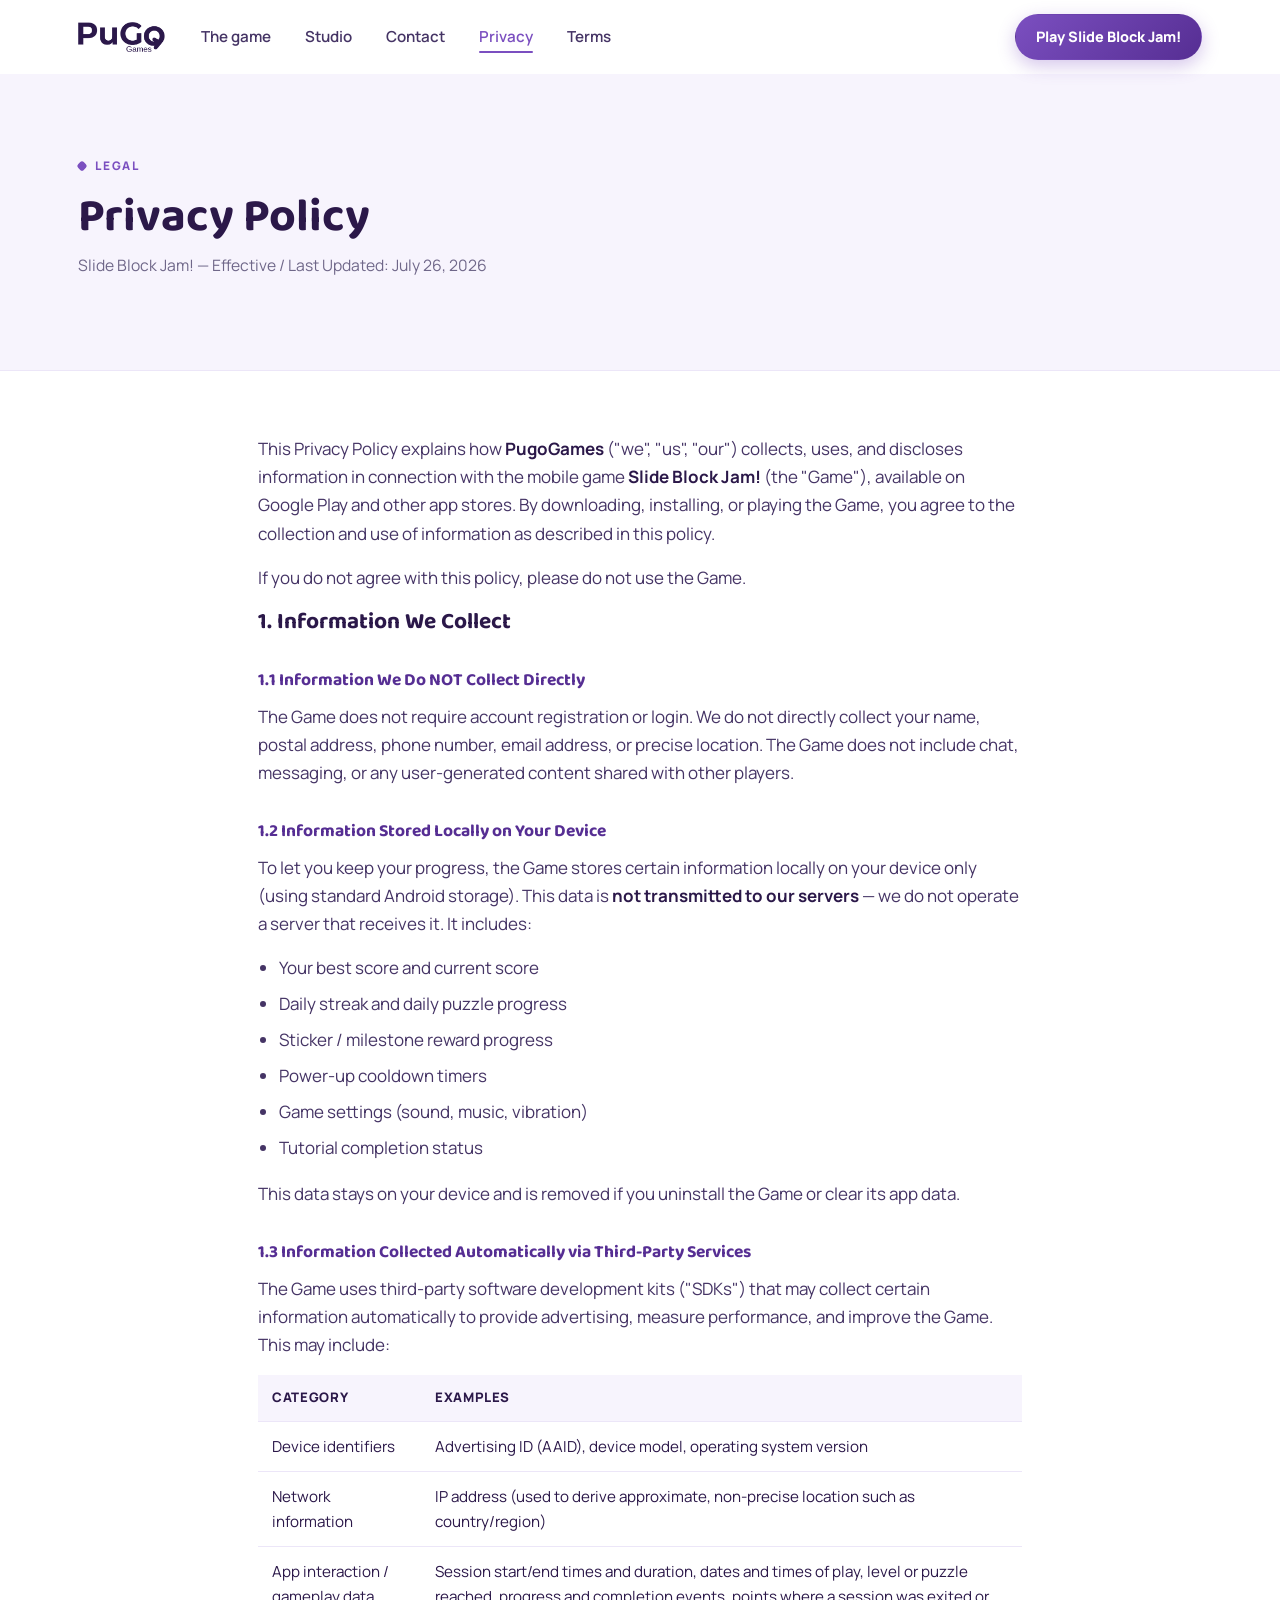
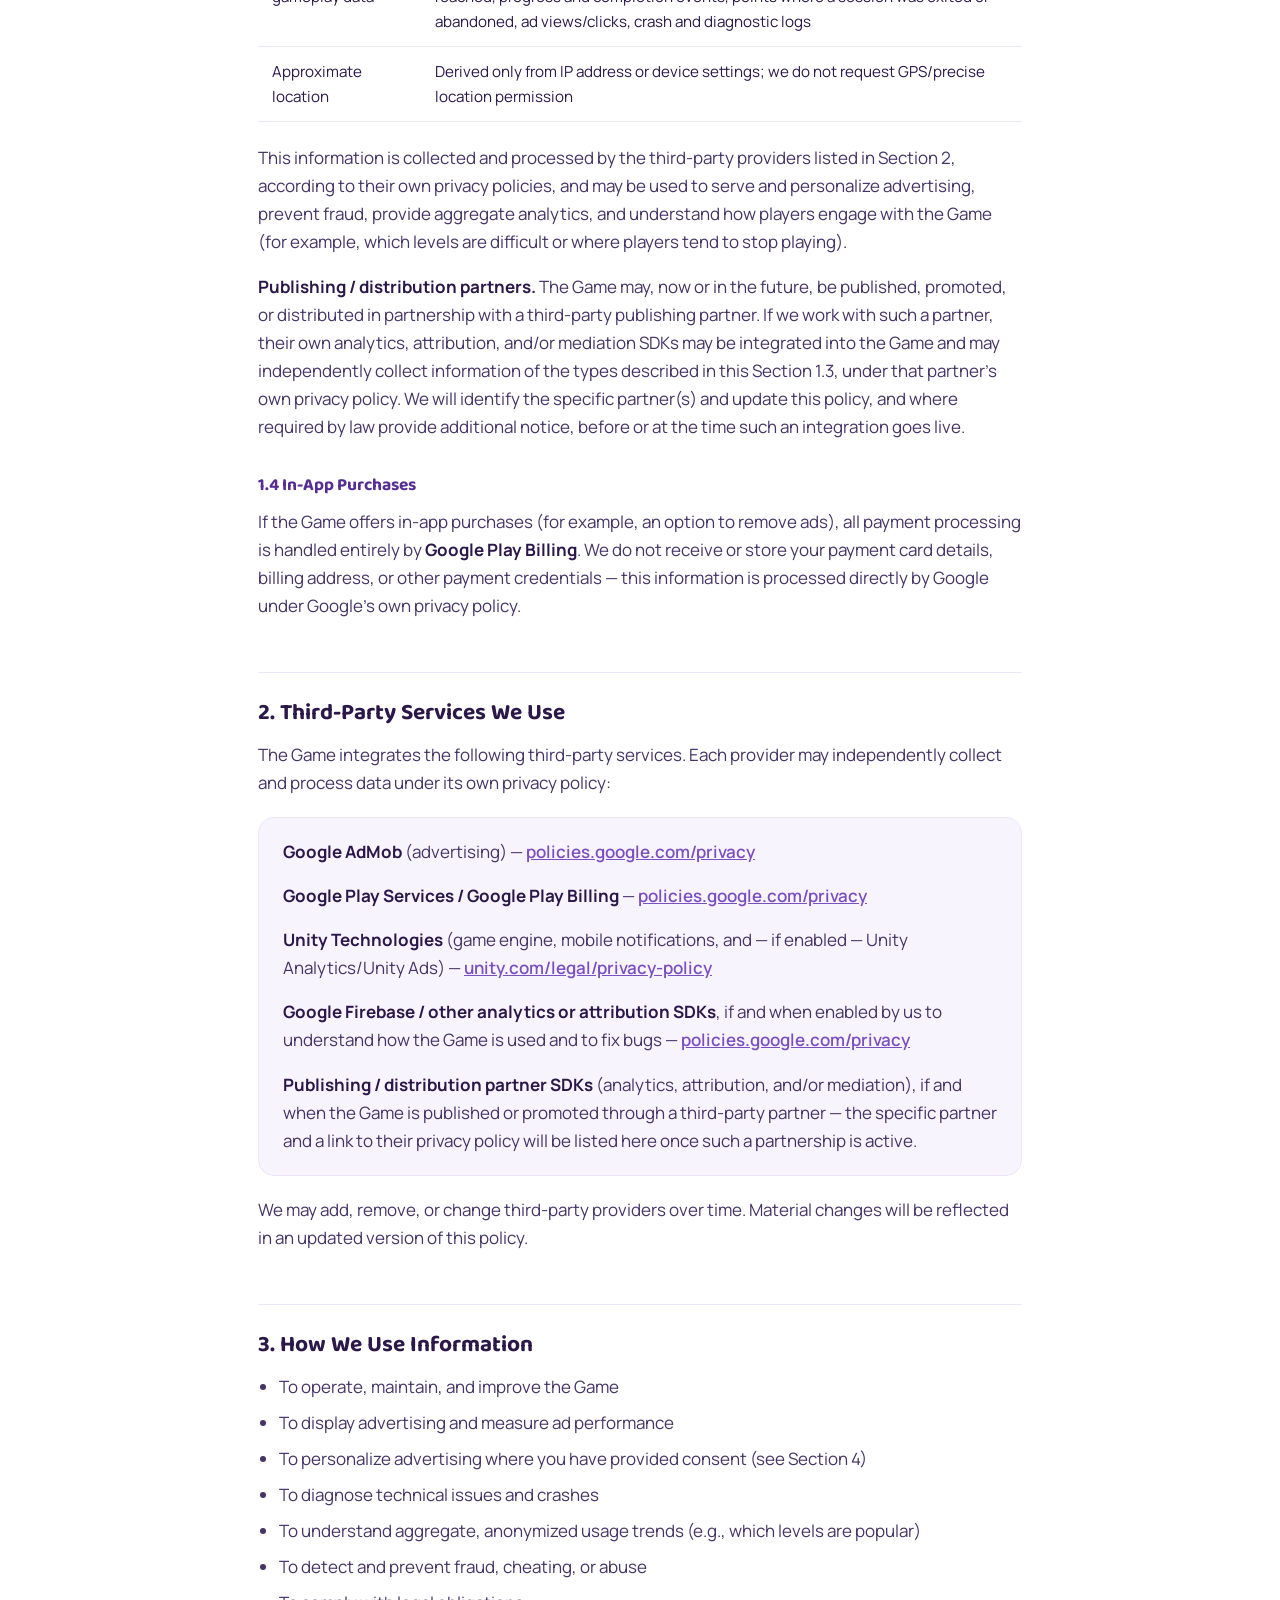
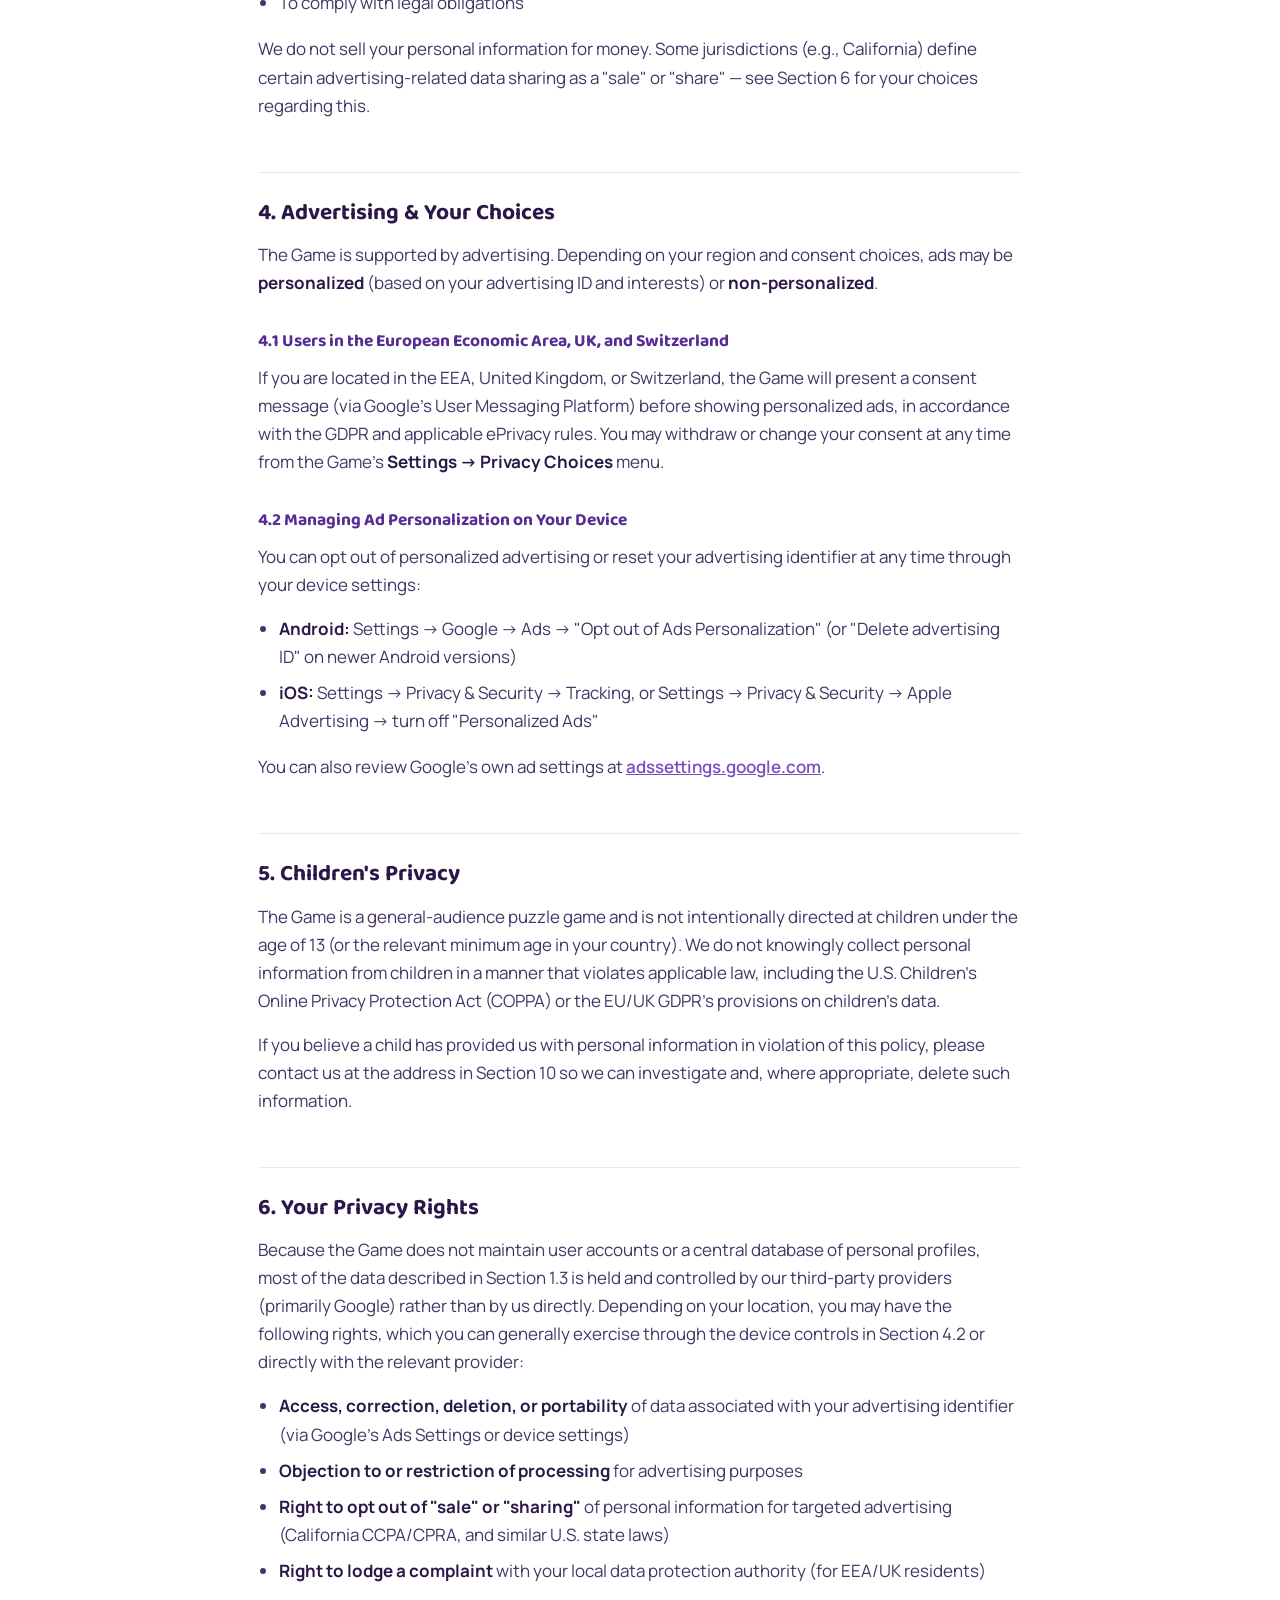
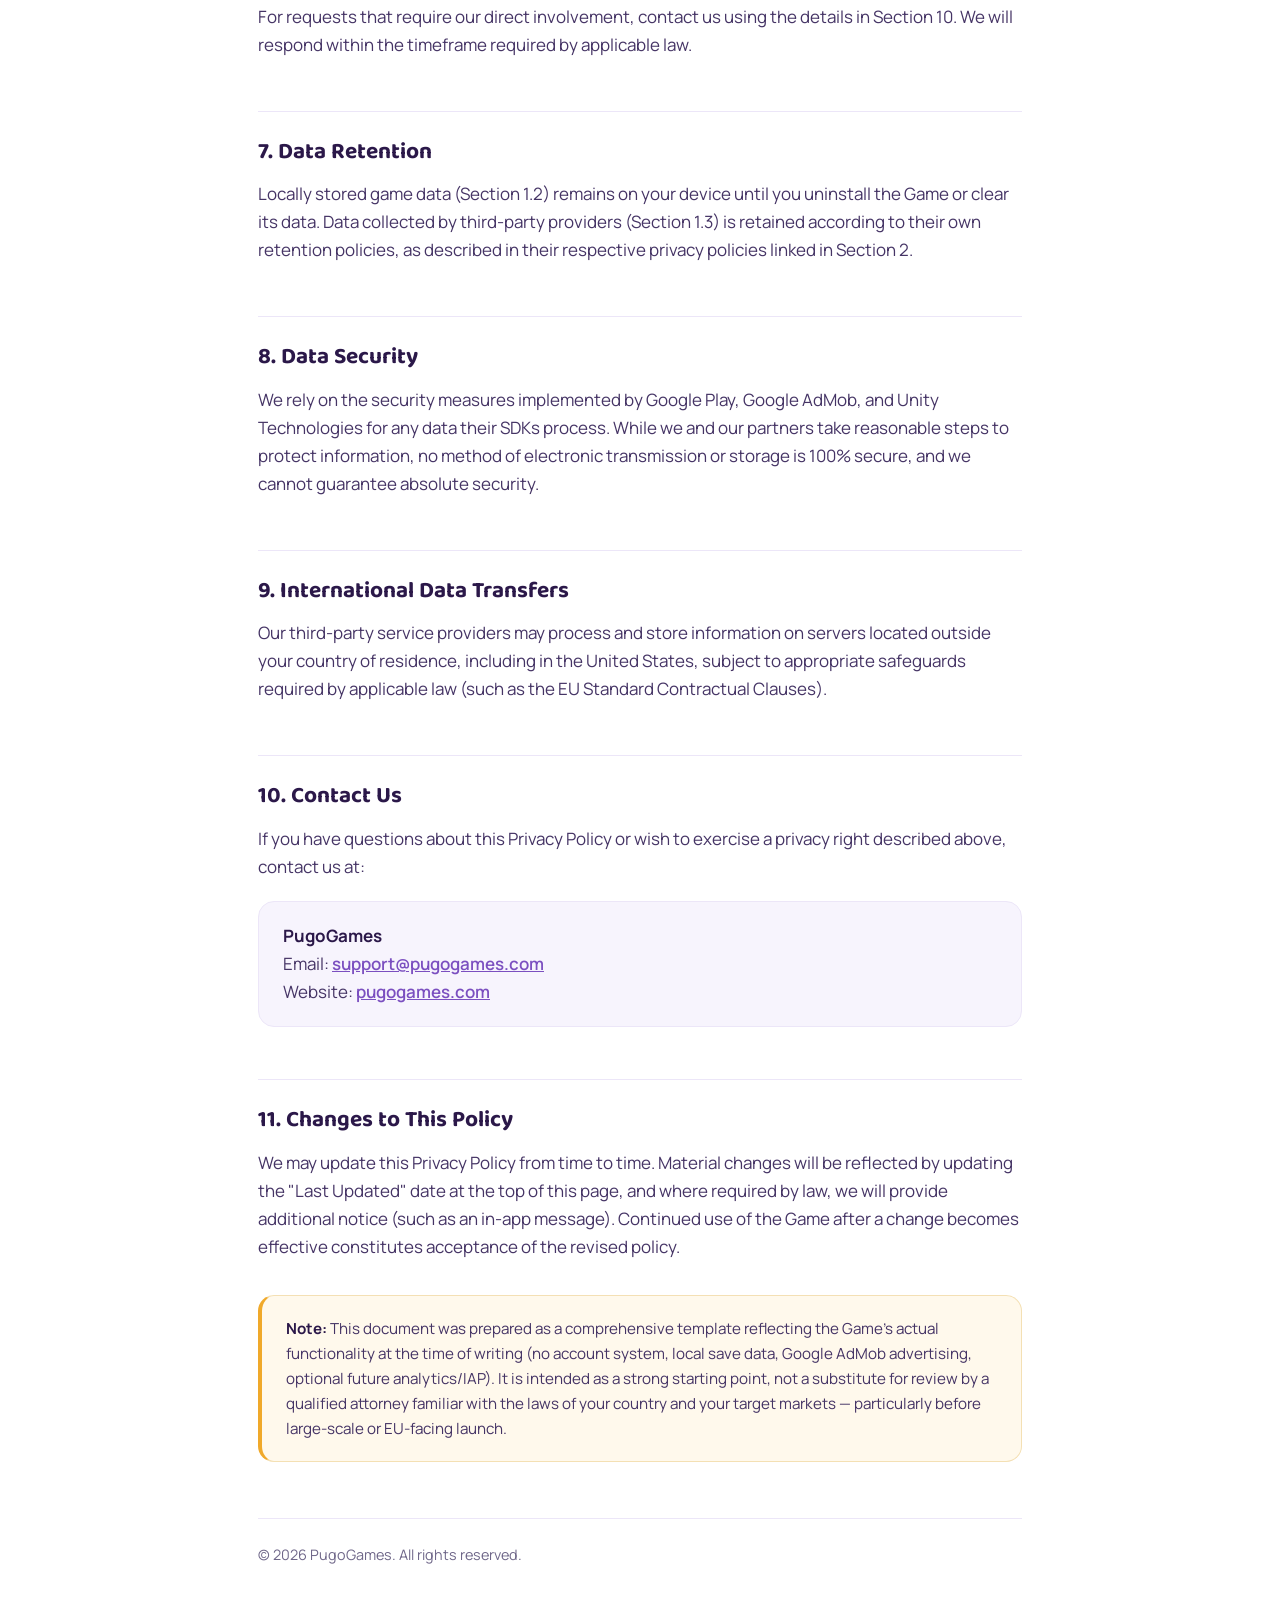
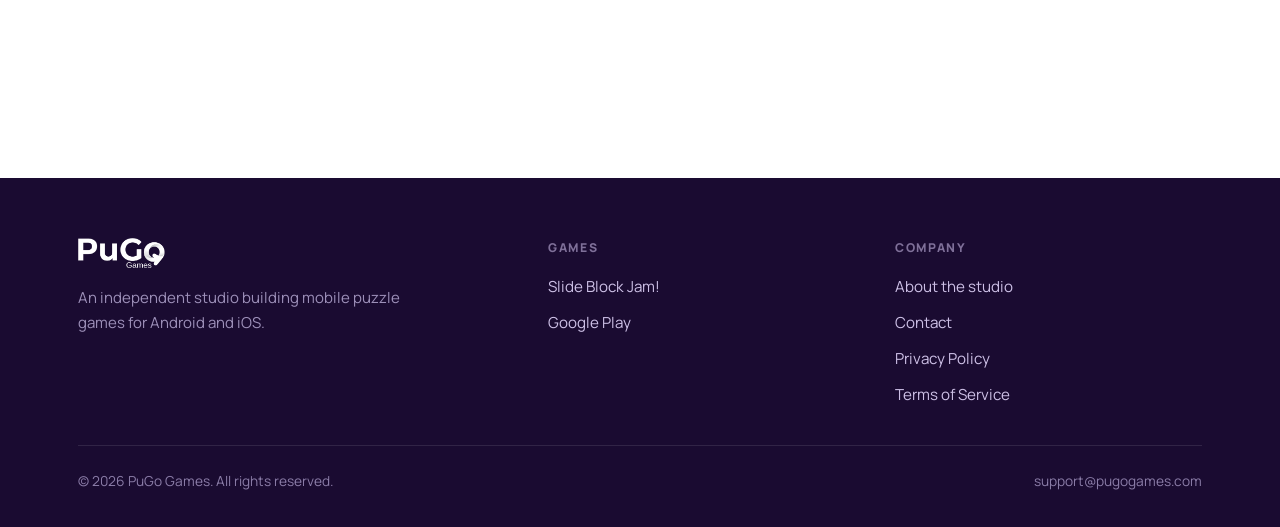
<file: PuGo/PuGo-Games-main-YEDEK/privacy/index.html>
<!DOCTYPE html>
<html lang="en">
<head>
<meta charset="UTF-8">
<meta name="viewport" content="width=device-width, initial-scale=1.0">
<title>Privacy Policy — Slide Block Jam! | PuGo Games</title>
<meta name="description" content="How PuGo Games handles information in Slide Block Jam! — what is stored on your device, which third-party services are used, and your choices.">
<meta name="theme-color" content="#7b4fc0">
<link rel="canonical" href="https://pugogames.com/privacy/">

<link rel="icon" href="../sbj-icon.png">
<link rel="apple-touch-icon" href="../sbj-icon.png">

<link rel="preconnect" href="https://fonts.googleapis.com">
<link rel="preconnect" href="https://fonts.gstatic.com" crossorigin>
<link href="https://fonts.googleapis.com/css2?family=Baloo+2:wght@600;700;800&family=Manrope:wght@400;500;600;700;800&display=swap" rel="stylesheet">
<link rel="stylesheet" href="../style.css">
</head>
<body>

<a class="skip-link" href="#main">Skip to content</a>

<nav class="site-nav">
  <div class="wrap nav-inner">
    <a href="../" class="brand" aria-label="PuGo Games — home">
      <img src="../pugo-wordmark-ink.png" alt="PuGo Games" width="640" height="221">
    </a>

    <ul class="nav-links" id="nav-links">
      <li><a href="../#game">The game</a></li>
      <li><a href="../#studio">Studio</a></li>
      <li><a href="../#contact">Contact</a></li>
      <li><a href="../privacy/" class="current" aria-current="page">Privacy</a></li>
      <li><a href="../terms/">Terms</a></li>
    </ul>

    <a class="btn btn-primary btn-sm nav-cta" href="../#game">Play Slide Block Jam!</a>

    <button class="nav-toggle" type="button" aria-expanded="false" aria-controls="nav-links" aria-label="Menu">
      <span></span><span></span><span></span>
    </button>
  </div>
</nav>

<main id="main">

  <section class="legal-hero">
    <div class="wrap">
      <p class="eyebrow">Legal</p>
      <h1>Privacy Policy</h1>
      <p class="updated">Slide Block Jam! — Effective / Last Updated: July 26, 2026</p>
    </div>
  </section>

<div class="legal-wrap">

  <h1>Privacy Policy</h1>
  <div class="updated">Slide Block Jam! — Effective / Last Updated: July 26, 2026</div>

  <p>This Privacy Policy explains how <strong>PugoGames</strong> ("we", "us", "our") collects, uses,
  and discloses information in connection with the mobile game <strong>Slide Block Jam!</strong>
  (the "Game"), available on Google Play and other app stores. By downloading, installing, or
  playing the Game, you agree to the collection and use of information as described in this policy.</p>

  <p>If you do not agree with this policy, please do not use the Game.</p>

  <h2>1. Information We Collect</h2>

  <h3>1.1 Information We Do NOT Collect Directly</h3>
  <p>The Game does not require account registration or login. We do not directly collect your name,
  postal address, phone number, email address, or precise location. The Game does not include chat,
  messaging, or any user-generated content shared with other players.</p>

  <h3>1.2 Information Stored Locally on Your Device</h3>
  <p>To let you keep your progress, the Game stores certain information locally on your device only
  (using standard Android storage). This data is <strong>not transmitted to our servers</strong> —
  we do not operate a server that receives it. It includes:</p>
  <ul>
    <li>Your best score and current score</li>
    <li>Daily streak and daily puzzle progress</li>
    <li>Sticker / milestone reward progress</li>
    <li>Power-up cooldown timers</li>
    <li>Game settings (sound, music, vibration)</li>
    <li>Tutorial completion status</li>
  </ul>
  <p>This data stays on your device and is removed if you uninstall the Game or clear its app data.</p>

  <h3>1.3 Information Collected Automatically via Third-Party Services</h3>
  <p>The Game uses third-party software development kits ("SDKs") that may collect certain
  information automatically to provide advertising, measure performance, and improve the Game.
  This may include:</p>
  <table>
    <tr><th>Category</th><th>Examples</th></tr>
    <tr><td>Device identifiers</td><td>Advertising ID (AAID), device model, operating system version</td></tr>
    <tr><td>Network information</td><td>IP address (used to derive approximate, non-precise location such as country/region)</td></tr>
    <tr><td>App interaction / gameplay data</td><td>Session start/end times and duration, dates and times of play, level or puzzle
    reached, progress and completion events, points where a session was exited or abandoned, ad views/clicks, crash and
    diagnostic logs</td></tr>
    <tr><td>Approximate location</td><td>Derived only from IP address or device settings; we do not request GPS/precise location permission</td></tr>
  </table>
  <p>This information is collected and processed by the third-party providers listed in Section 2,
  according to their own privacy policies, and may be used to serve and personalize advertising,
  prevent fraud, provide aggregate analytics, and understand how players engage with the Game (for
  example, which levels are difficult or where players tend to stop playing).</p>
  <p><strong>Publishing / distribution partners.</strong> The Game may, now or in the future, be
  published, promoted, or distributed in partnership with a third-party publishing partner. If we
  work with such a partner, their own analytics, attribution, and/or mediation SDKs may be
  integrated into the Game and may independently collect information of the types described in this
  Section 1.3, under that partner's own privacy policy. We will identify the specific partner(s) and
  update this policy, and where required by law provide additional notice, before or at the time
  such an integration goes live.</p>

  <h3>1.4 In-App Purchases</h3>
  <p>If the Game offers in-app purchases (for example, an option to remove ads), all payment
  processing is handled entirely by <strong>Google Play Billing</strong>. We do not receive or
  store your payment card details, billing address, or other payment credentials — this
  information is processed directly by Google under Google's own privacy policy.</p>

  <h2>2. Third-Party Services We Use</h2>
  <p>The Game integrates the following third-party services. Each provider may independently
  collect and process data under its own privacy policy:</p>
  <div class="card">
    <p><strong>Google AdMob</strong> (advertising) —
    <a href="https://policies.google.com/privacy" target="_blank" rel="noopener">policies.google.com/privacy</a></p>
    <p><strong>Google Play Services / Google Play Billing</strong> —
    <a href="https://policies.google.com/privacy" target="_blank" rel="noopener">policies.google.com/privacy</a></p>
    <p><strong>Unity Technologies</strong> (game engine, mobile notifications, and — if enabled —
    Unity Analytics/Unity Ads) —
    <a href="https://unity.com/legal/privacy-policy" target="_blank" rel="noopener">unity.com/legal/privacy-policy</a></p>
    <p><strong>Google Firebase / other analytics or attribution SDKs</strong>, if and when enabled
    by us to understand how the Game is used and to fix bugs —
    <a href="https://policies.google.com/privacy" target="_blank" rel="noopener">policies.google.com/privacy</a></p>
    <p><strong>Publishing / distribution partner SDKs</strong> (analytics, attribution, and/or
    mediation), if and when the Game is published or promoted through a third-party partner — the
    specific partner and a link to their privacy policy will be listed here once such a partnership
    is active.</p>
  </div>
  <p>We may add, remove, or change third-party providers over time. Material changes will be
  reflected in an updated version of this policy.</p>

  <h2>3. How We Use Information</h2>
  <ul>
    <li>To operate, maintain, and improve the Game</li>
    <li>To display advertising and measure ad performance</li>
    <li>To personalize advertising where you have provided consent (see Section 4)</li>
    <li>To diagnose technical issues and crashes</li>
    <li>To understand aggregate, anonymized usage trends (e.g., which levels are popular)</li>
    <li>To detect and prevent fraud, cheating, or abuse</li>
    <li>To comply with legal obligations</li>
  </ul>
  <p>We do not sell your personal information for money. Some jurisdictions (e.g., California)
  define certain advertising-related data sharing as a "sale" or "share" — see Section 6 for your
  choices regarding this.</p>

  <h2>4. Advertising &amp; Your Choices</h2>
  <p>The Game is supported by advertising. Depending on your region and consent choices, ads may
  be <strong>personalized</strong> (based on your advertising ID and interests) or
  <strong>non-personalized</strong>.</p>

  <h3>4.1 Users in the European Economic Area, UK, and Switzerland</h3>
  <p>If you are located in the EEA, United Kingdom, or Switzerland, the Game will present a consent
  message (via Google's User Messaging Platform) before showing personalized ads, in accordance
  with the GDPR and applicable ePrivacy rules. You may withdraw or change your consent at any time
  from the Game's <strong>Settings → Privacy Choices</strong> menu.</p>

  <h3>4.2 Managing Ad Personalization on Your Device</h3>
  <p>You can opt out of personalized advertising or reset your advertising identifier at any time
  through your device settings:</p>
  <ul>
    <li><strong>Android:</strong> Settings → Google → Ads → "Opt out of Ads Personalization" (or
    "Delete advertising ID" on newer Android versions)</li>
    <li><strong>iOS:</strong> Settings → Privacy &amp; Security → Tracking, or Settings → Privacy
    &amp; Security → Apple Advertising → turn off "Personalized Ads"</li>
  </ul>
  <p>You can also review Google's own ad settings at
  <a href="https://adssettings.google.com" target="_blank" rel="noopener">adssettings.google.com</a>.</p>

  <h2>5. Children's Privacy</h2>
  <p>The Game is a general-audience puzzle game and is not intentionally directed at children under
  the age of 13 (or the relevant minimum age in your country). We do not knowingly collect personal
  information from children in a manner that violates applicable law, including the U.S. Children's
  Online Privacy Protection Act (COPPA) or the EU/UK GDPR's provisions on children's data.</p>
  <p>If you believe a child has provided us with personal information in violation of this policy,
  please contact us at the address in Section 10 so we can investigate and, where appropriate,
  delete such information.</p>

  <h2>6. Your Privacy Rights</h2>
  <p>Because the Game does not maintain user accounts or a central database of personal profiles,
  most of the data described in Section 1.3 is held and controlled by our third-party providers
  (primarily Google) rather than by us directly. Depending on your location, you may have the
  following rights, which you can generally exercise through the device controls in Section 4.2 or
  directly with the relevant provider:</p>
  <ul>
    <li><strong>Access, correction, deletion, or portability</strong> of data associated with your
    advertising identifier (via Google's Ads Settings or device settings)</li>
    <li><strong>Objection to or restriction of processing</strong> for advertising purposes</li>
    <li><strong>Right to opt out of "sale" or "sharing"</strong> of personal information for
    targeted advertising (California CCPA/CPRA, and similar U.S. state laws)</li>
    <li><strong>Right to lodge a complaint</strong> with your local data protection authority
    (for EEA/UK residents)</li>
  </ul>
  <p>For requests that require our direct involvement, contact us using the details in Section 10.
  We will respond within the timeframe required by applicable law.</p>

  <h2>7. Data Retention</h2>
  <p>Locally stored game data (Section 1.2) remains on your device until you uninstall the Game or
  clear its data. Data collected by third-party providers (Section 1.3) is retained according to
  their own retention policies, as described in their respective privacy policies linked in
  Section 2.</p>

  <h2>8. Data Security</h2>
  <p>We rely on the security measures implemented by Google Play, Google AdMob, and Unity
  Technologies for any data their SDKs process. While we and our partners take reasonable steps to
  protect information, no method of electronic transmission or storage is 100% secure, and we
  cannot guarantee absolute security.</p>

  <h2>9. International Data Transfers</h2>
  <p>Our third-party service providers may process and store information on servers located outside
  your country of residence, including in the United States, subject to appropriate safeguards
  required by applicable law (such as the EU Standard Contractual Clauses).</p>

  <h2>10. Contact Us</h2>
  <p>If you have questions about this Privacy Policy or wish to exercise a privacy right described
  above, contact us at:</p>
  <div class="card">
    <p><strong>PugoGames</strong><br>
    Email: <a href="mailto:support@pugogames.com">support@pugogames.com</a><br>
    Website: <a href="https://pugogames.com">pugogames.com</a></p>
  </div>

  <h2>11. Changes to This Policy</h2>
  <p>We may update this Privacy Policy from time to time. Material changes will be reflected by
  updating the "Last Updated" date at the top of this page, and where required by law, we will
  provide additional notice (such as an in-app message). Continued use of the Game after a change
  becomes effective constitutes acceptance of the revised policy.</p>

  <div class="notice">
    <strong>Note:</strong> This document was prepared as a comprehensive template reflecting the
    Game's actual functionality at the time of writing (no account system, local save data, Google
    AdMob advertising, optional future analytics/IAP). It is intended as a strong starting point,
    not a substitute for review by a qualified attorney familiar with the laws of your country and
    your target markets — particularly before large-scale or EU-facing launch.
  </div>

  <footer>© 2026 PugoGames. All rights reserved.</footer>
</div>

</main>

<footer class="site-footer">
  <div class="wrap">
    <div class="footer-top">
      <div class="f-brand">
        <img src="../pugo-wordmark.png" alt="PuGo Games" width="640" height="221">
        <p class="footer-blurb">
          An independent studio building mobile puzzle games for Android and iOS.
        </p>
      </div>

      <div class="f-col">
        <h4>Games</h4>
        <ul>
          <li><a href="../#game">Slide Block Jam!</a></li>
          <li><a href="https://play.google.com/store/apps/details?id=com.pugogames.slideblockjam">Google Play</a></li>
        </ul>
      </div>

      <div class="f-col">
        <h4>Company</h4>
        <ul>
          <li><a href="../#studio">About the studio</a></li>
          <li><a href="mailto:support@pugogames.com">Contact</a></li>
          <li><a href="../privacy/">Privacy Policy</a></li>
          <li><a href="../terms/">Terms of Service</a></li>
        </ul>
      </div>
    </div>

    <div class="footer-bottom">
      <span>© 2026 PuGo Games. All rights reserved.</span>
      <a href="mailto:support@pugogames.com">support@pugogames.com</a>
    </div>
  </div>
</footer>

<script src="../site.js" defer></script>
</body>
</html>
</file>
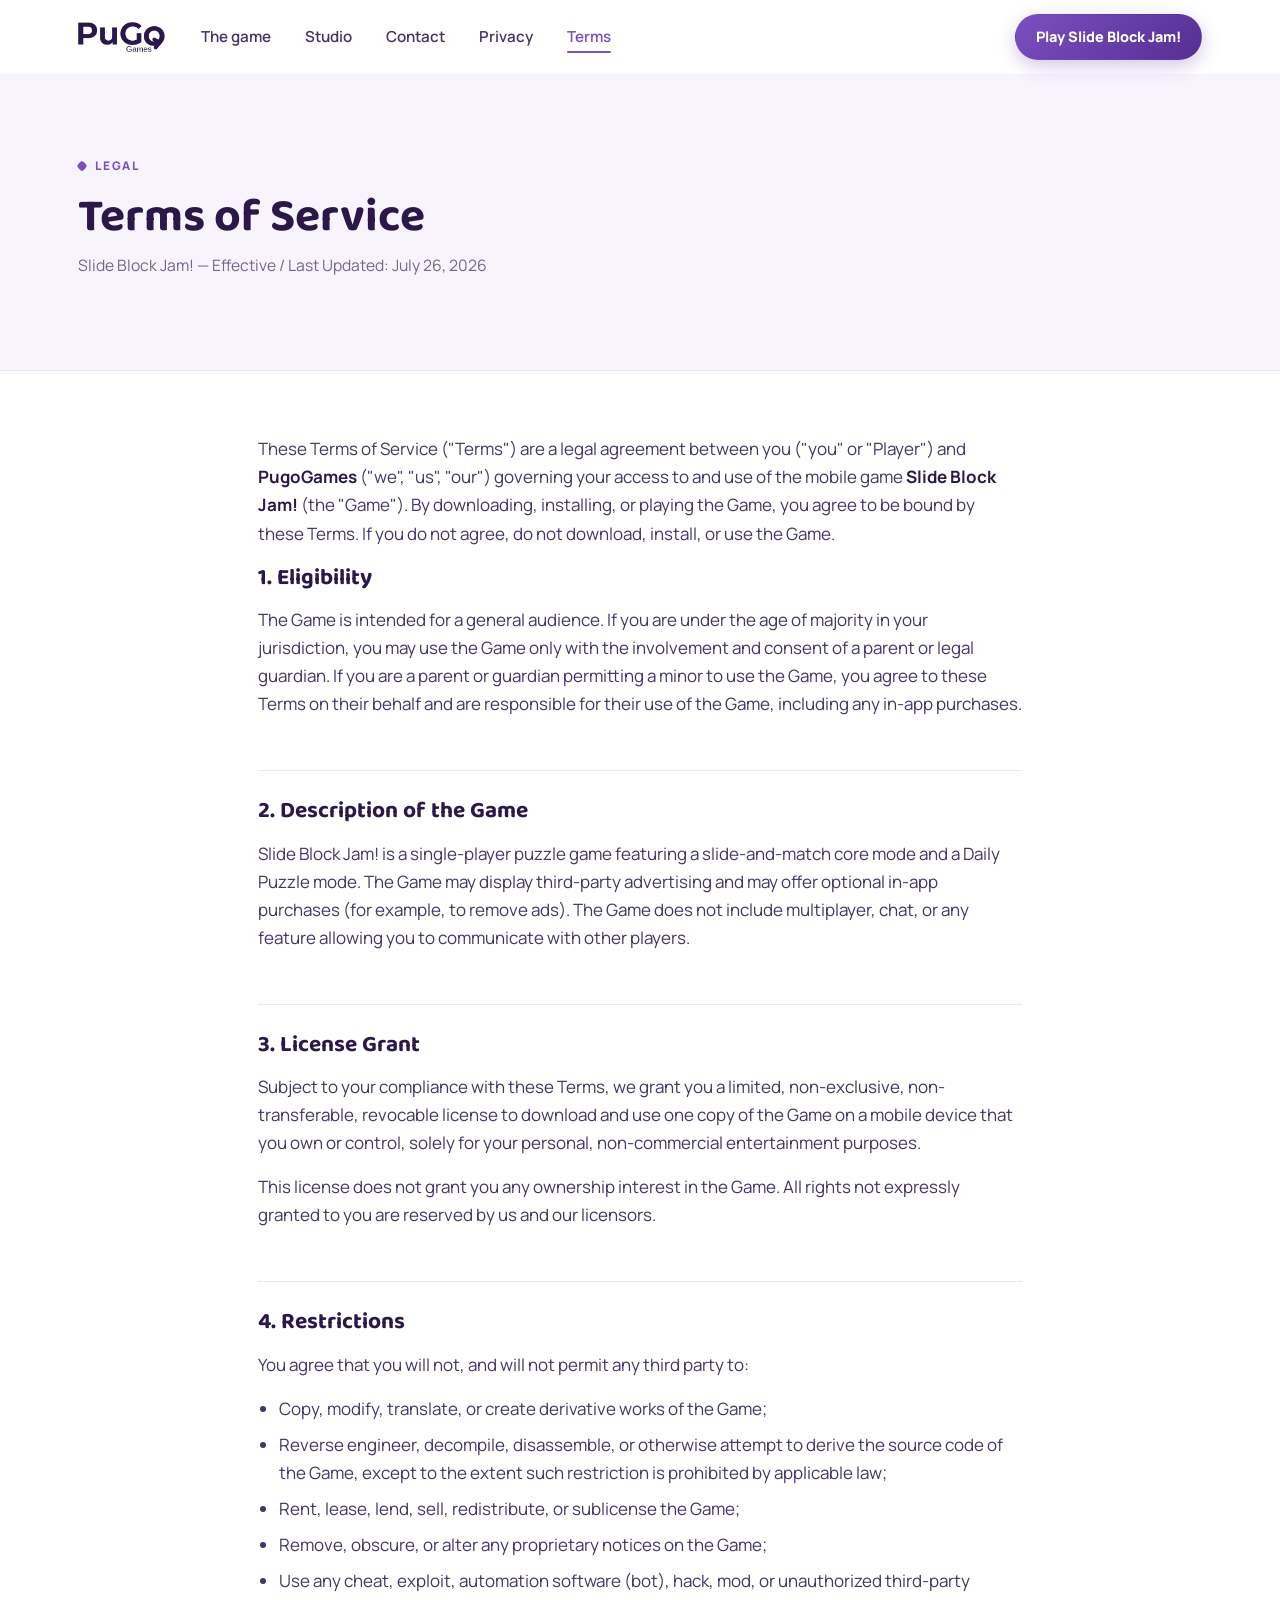
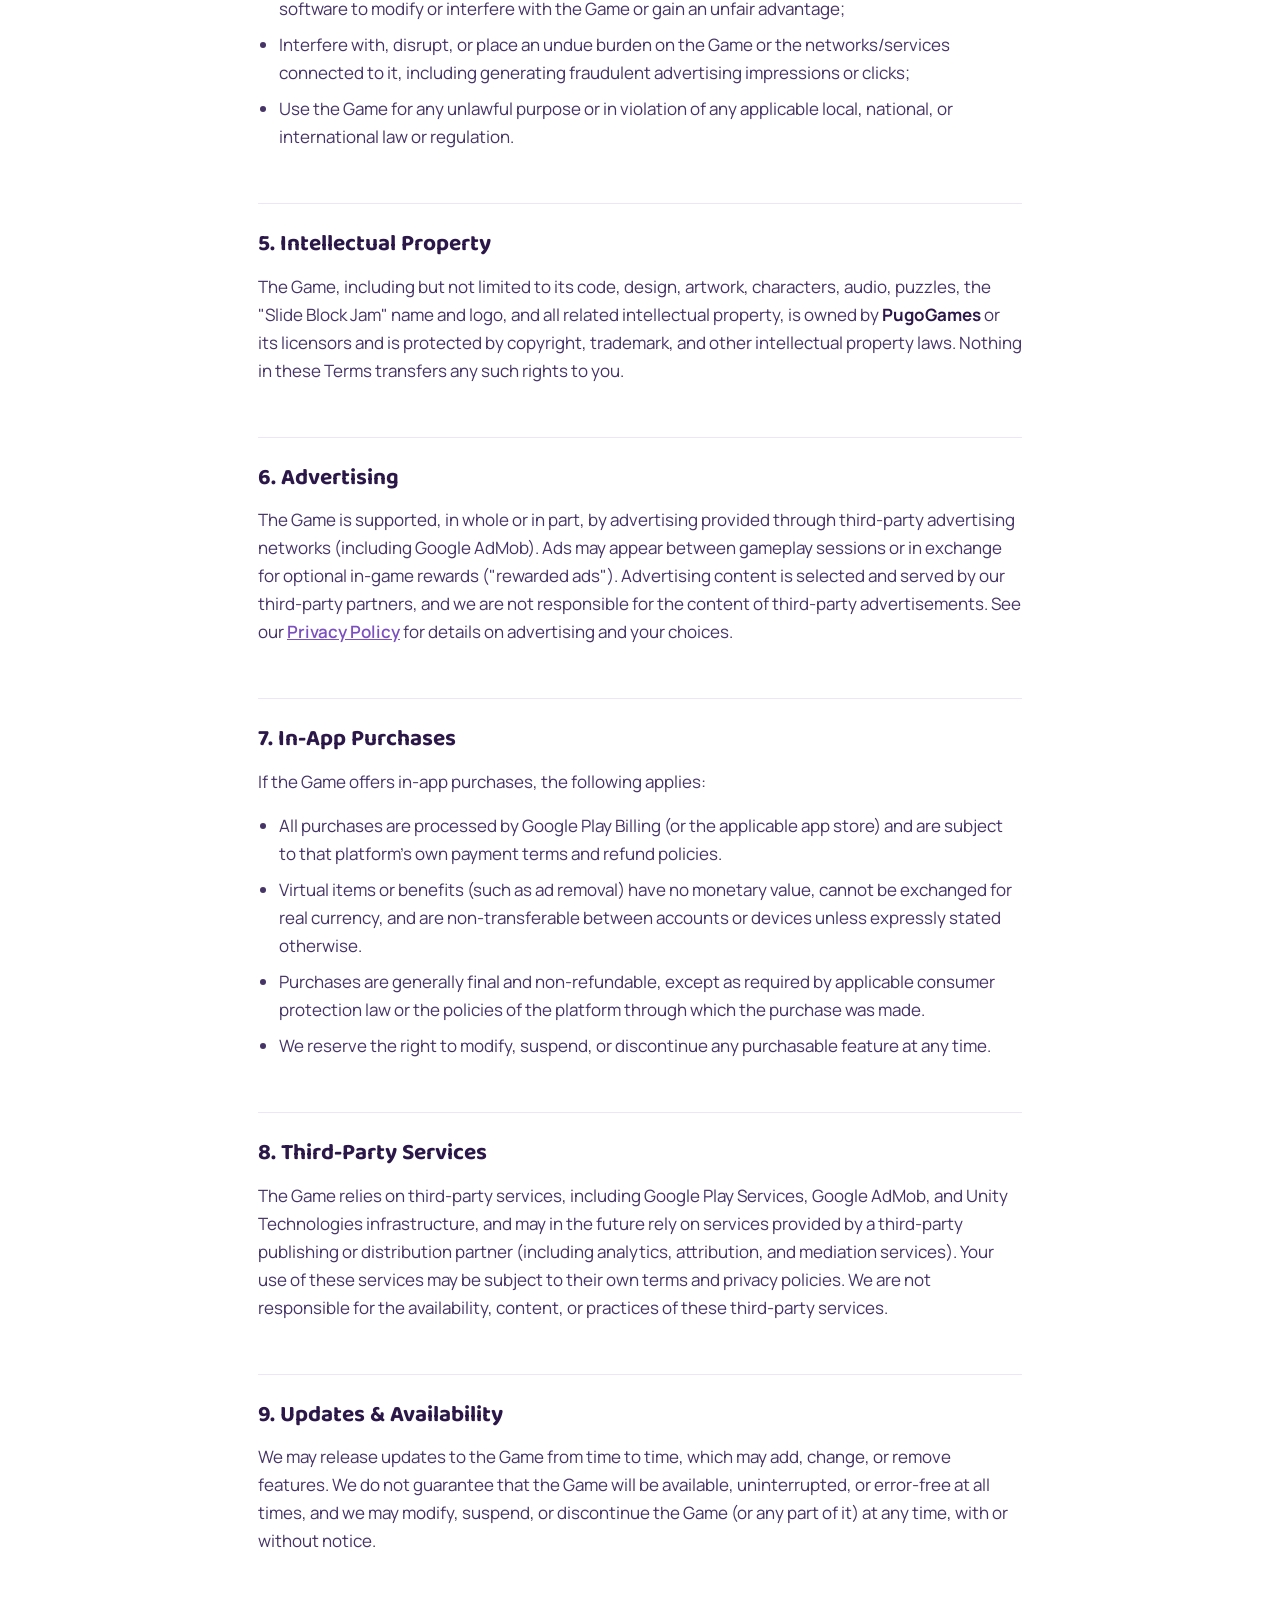
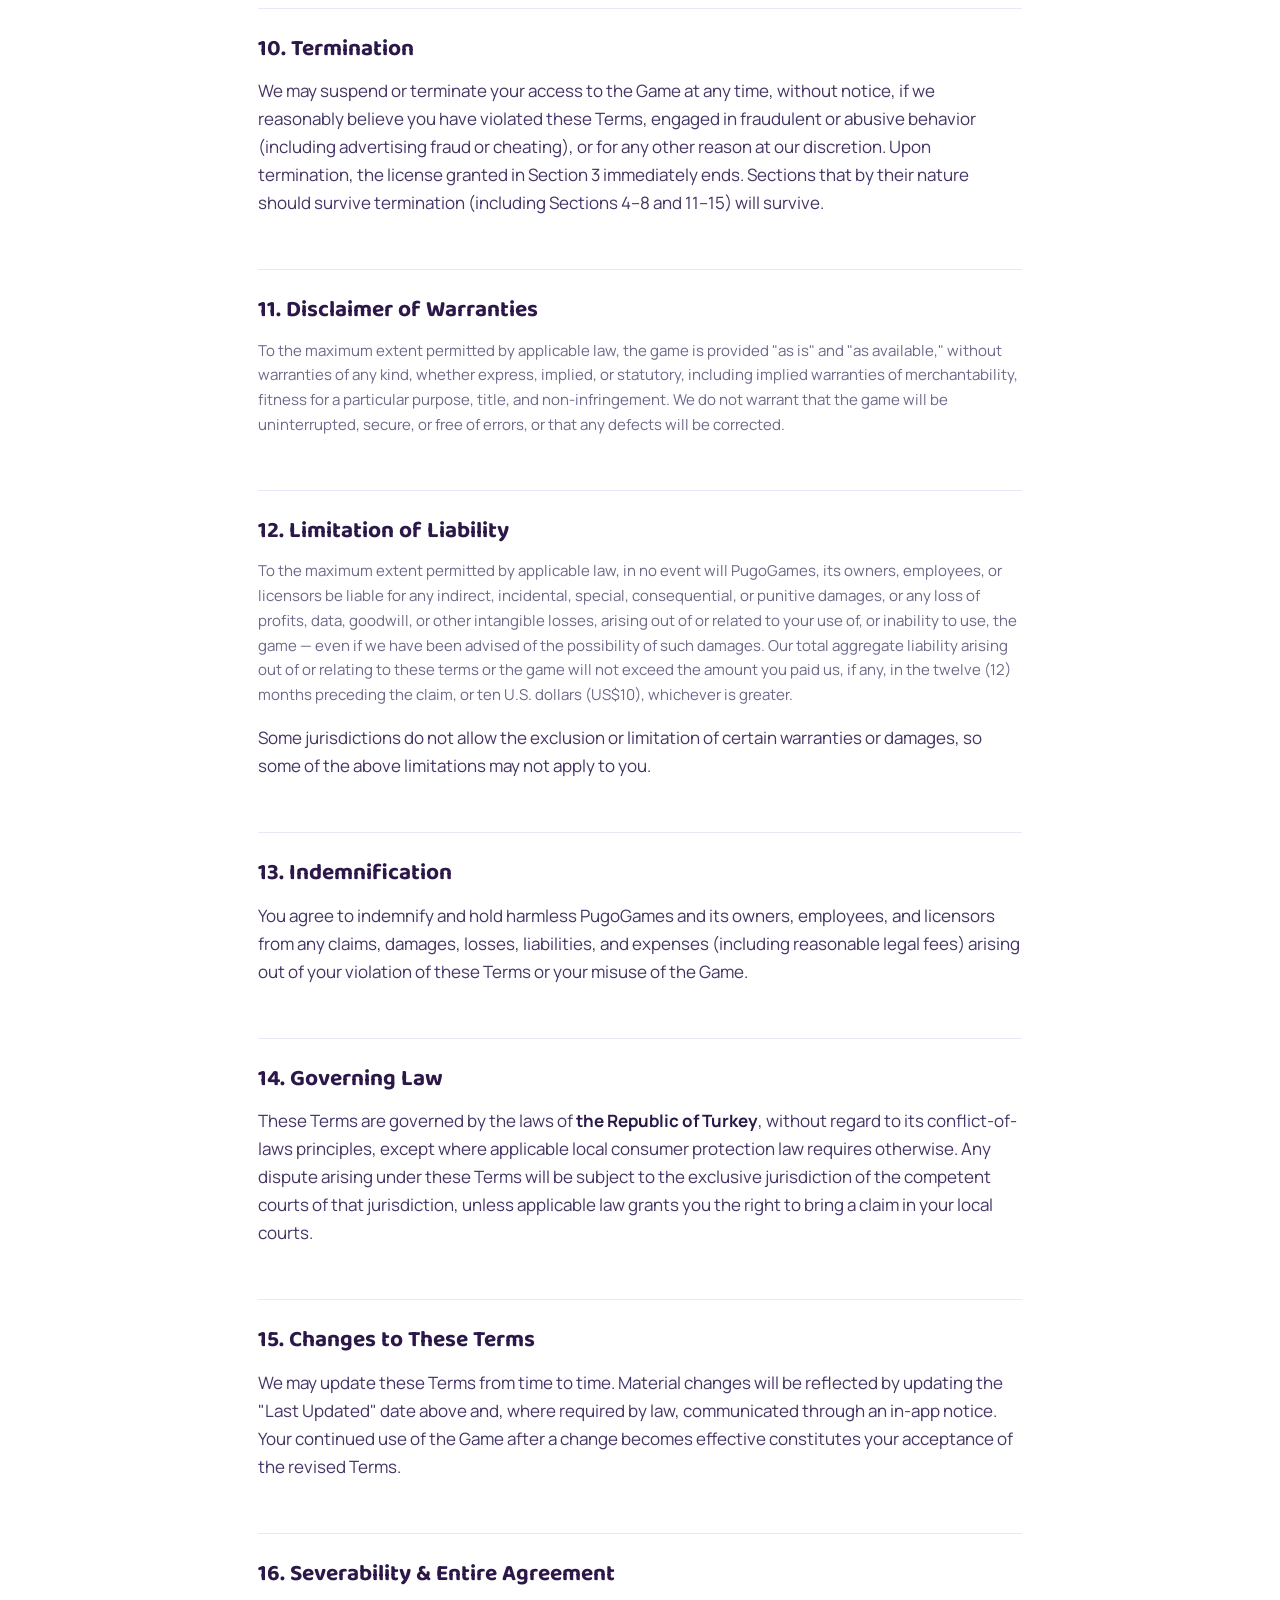
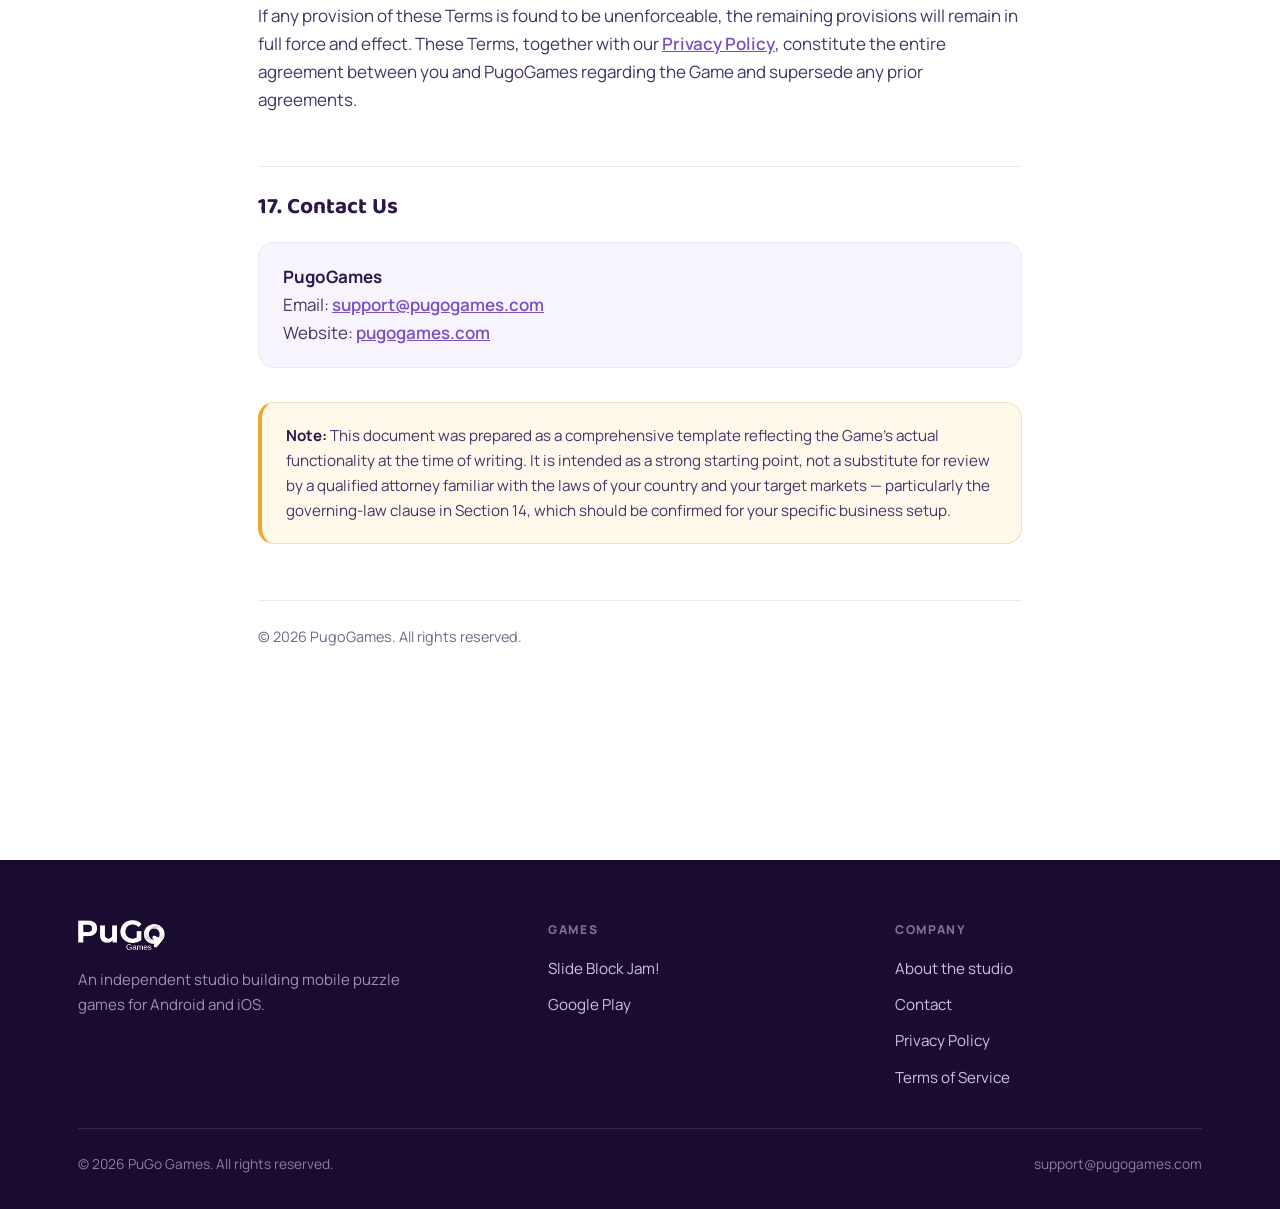
<file: PuGo/PuGo-Games-main-YEDEK/terms/index.html>
<!DOCTYPE html>
<html lang="en">
<head>
<meta charset="UTF-8">
<meta name="viewport" content="width=device-width, initial-scale=1.0">
<title>Terms of Service — Slide Block Jam! | PuGo Games</title>
<meta name="description" content="The terms that govern your use of Slide Block Jam!, the mobile puzzle game by PuGo Games.">
<meta name="theme-color" content="#7b4fc0">
<link rel="canonical" href="https://pugogames.com/terms/">

<link rel="icon" href="../sbj-icon.png">
<link rel="apple-touch-icon" href="../sbj-icon.png">

<link rel="preconnect" href="https://fonts.googleapis.com">
<link rel="preconnect" href="https://fonts.gstatic.com" crossorigin>
<link href="https://fonts.googleapis.com/css2?family=Baloo+2:wght@600;700;800&family=Manrope:wght@400;500;600;700;800&display=swap" rel="stylesheet">
<link rel="stylesheet" href="../style.css">
</head>
<body>

<a class="skip-link" href="#main">Skip to content</a>

<nav class="site-nav">
  <div class="wrap nav-inner">
    <a href="../" class="brand" aria-label="PuGo Games — home">
      <img src="../pugo-wordmark-ink.png" alt="PuGo Games" width="640" height="221">
    </a>

    <ul class="nav-links" id="nav-links">
      <li><a href="../#game">The game</a></li>
      <li><a href="../#studio">Studio</a></li>
      <li><a href="../#contact">Contact</a></li>
      <li><a href="../privacy/">Privacy</a></li>
      <li><a href="../terms/" class="current" aria-current="page">Terms</a></li>
    </ul>

    <a class="btn btn-primary btn-sm nav-cta" href="../#game">Play Slide Block Jam!</a>

    <button class="nav-toggle" type="button" aria-expanded="false" aria-controls="nav-links" aria-label="Menu">
      <span></span><span></span><span></span>
    </button>
  </div>
</nav>

<main id="main">

  <section class="legal-hero">
    <div class="wrap">
      <p class="eyebrow">Legal</p>
      <h1>Terms of Service</h1>
      <p class="updated">Slide Block Jam! — Effective / Last Updated: July 26, 2026</p>
    </div>
  </section>

<div class="legal-wrap">

  <h1>Terms of Service</h1>
  <div class="updated">Slide Block Jam! — Effective / Last Updated: July 26, 2026</div>

  <p>These Terms of Service ("Terms") are a legal agreement between you ("you" or "Player") and
  <strong>PugoGames</strong> ("we", "us", "our") governing your access to and use of the mobile game
  <strong>Slide Block Jam!</strong> (the "Game"). By downloading, installing, or playing the Game,
  you agree to be bound by these Terms. If you do not agree, do not download, install, or use the
  Game.</p>

  <h2>1. Eligibility</h2>
  <p>The Game is intended for a general audience. If you are under the age of majority in your
  jurisdiction, you may use the Game only with the involvement and consent of a parent or legal
  guardian. If you are a parent or guardian permitting a minor to use the Game, you agree to these
  Terms on their behalf and are responsible for their use of the Game, including any in-app
  purchases.</p>

  <h2>2. Description of the Game</h2>
  <p>Slide Block Jam! is a single-player puzzle game featuring a slide-and-match core mode and a
  Daily Puzzle mode. The Game may display third-party advertising and may offer optional in-app
  purchases (for example, to remove ads). The Game does not include multiplayer, chat, or any
  feature allowing you to communicate with other players.</p>

  <h2>3. License Grant</h2>
  <p>Subject to your compliance with these Terms, we grant you a limited, non-exclusive,
  non-transferable, revocable license to download and use one copy of the Game on a mobile device
  that you own or control, solely for your personal, non-commercial entertainment purposes.</p>
  <p>This license does not grant you any ownership interest in the Game. All rights not expressly
  granted to you are reserved by us and our licensors.</p>

  <h2>4. Restrictions</h2>
  <p>You agree that you will not, and will not permit any third party to:</p>
  <ul>
    <li>Copy, modify, translate, or create derivative works of the Game;</li>
    <li>Reverse engineer, decompile, disassemble, or otherwise attempt to derive the source code
    of the Game, except to the extent such restriction is prohibited by applicable law;</li>
    <li>Rent, lease, lend, sell, redistribute, or sublicense the Game;</li>
    <li>Remove, obscure, or alter any proprietary notices on the Game;</li>
    <li>Use any cheat, exploit, automation software (bot), hack, mod, or unauthorized third-party
    software to modify or interfere with the Game or gain an unfair advantage;</li>
    <li>Interfere with, disrupt, or place an undue burden on the Game or the networks/services
    connected to it, including generating fraudulent advertising impressions or clicks;</li>
    <li>Use the Game for any unlawful purpose or in violation of any applicable local, national, or
    international law or regulation.</li>
  </ul>

  <h2>5. Intellectual Property</h2>
  <p>The Game, including but not limited to its code, design, artwork, characters, audio, puzzles,
  the "Slide Block Jam" name and logo, and all related intellectual property, is owned by
  <strong>PugoGames</strong> or its licensors and is protected by copyright, trademark, and other
  intellectual property laws. Nothing in these Terms transfers any such rights to you.</p>

  <h2>6. Advertising</h2>
  <p>The Game is supported, in whole or in part, by advertising provided through third-party
  advertising networks (including Google AdMob). Ads may appear between gameplay sessions or in
  exchange for optional in-game rewards ("rewarded ads"). Advertising content is selected and
  served by our third-party partners, and we are not responsible for the content of third-party
  advertisements. See our <a href="../privacy/">Privacy Policy</a> for details on
  advertising and your choices.</p>

  <h2>7. In-App Purchases</h2>
  <p>If the Game offers in-app purchases, the following applies:</p>
  <ul>
    <li>All purchases are processed by Google Play Billing (or the applicable app store) and are
    subject to that platform's own payment terms and refund policies.</li>
    <li>Virtual items or benefits (such as ad removal) have no monetary value, cannot be exchanged
    for real currency, and are non-transferable between accounts or devices unless expressly
    stated otherwise.</li>
    <li>Purchases are generally final and non-refundable, except as required by applicable
    consumer protection law or the policies of the platform through which the purchase was made.</li>
    <li>We reserve the right to modify, suspend, or discontinue any purchasable feature at any
    time.</li>
  </ul>

  <h2>8. Third-Party Services</h2>
  <p>The Game relies on third-party services, including Google Play Services, Google AdMob, and
  Unity Technologies infrastructure, and may in the future rely on services provided by a
  third-party publishing or distribution partner (including analytics, attribution, and mediation
  services). Your use of these services may be subject to their own terms and privacy policies. We
  are not responsible for the availability, content, or practices of these third-party services.</p>

  <h2>9. Updates &amp; Availability</h2>
  <p>We may release updates to the Game from time to time, which may add, change, or remove
  features. We do not guarantee that the Game will be available, uninterrupted, or error-free at
  all times, and we may modify, suspend, or discontinue the Game (or any part of it) at any time,
  with or without notice.</p>

  <h2>10. Termination</h2>
  <p>We may suspend or terminate your access to the Game at any time, without notice, if we
  reasonably believe you have violated these Terms, engaged in fraudulent or abusive behavior
  (including advertising fraud or cheating), or for any other reason at our discretion. Upon
  termination, the license granted in Section 3 immediately ends. Sections that by their nature
  should survive termination (including Sections 4–8 and 11–15) will survive.</p>

  <h2>11. Disclaimer of Warranties</h2>
  <p class="caps">To the maximum extent permitted by applicable law, the game is provided "as is"
  and "as available," without warranties of any kind, whether express, implied, or statutory,
  including implied warranties of merchantability, fitness for a particular purpose, title, and
  non-infringement. We do not warrant that the game will be uninterrupted, secure, or free of
  errors, or that any defects will be corrected.</p>

  <h2>12. Limitation of Liability</h2>
  <p class="caps">To the maximum extent permitted by applicable law, in no event will PugoGames,
  its owners, employees, or licensors be liable for any indirect, incidental, special,
  consequential, or punitive damages, or any loss of profits, data, goodwill, or other intangible
  losses, arising out of or related to your use of, or inability to use, the game — even if we
  have been advised of the possibility of such damages. Our total aggregate liability arising out
  of or relating to these terms or the game will not exceed the amount you paid us, if any, in the
  twelve (12) months preceding the claim, or ten U.S. dollars (US$10), whichever is greater.</p>
  <p>Some jurisdictions do not allow the exclusion or limitation of certain warranties or
  damages, so some of the above limitations may not apply to you.</p>

  <h2>13. Indemnification</h2>
  <p>You agree to indemnify and hold harmless PugoGames and its owners, employees, and licensors
  from any claims, damages, losses, liabilities, and expenses (including reasonable legal fees)
  arising out of your violation of these Terms or your misuse of the Game.</p>

  <h2>14. Governing Law</h2>
  <p>These Terms are governed by the laws of <strong>the Republic of Turkey</strong>,
  without regard to its conflict-of-laws principles, except
  where applicable local consumer protection law requires otherwise. Any dispute arising under
  these Terms will be subject to the exclusive jurisdiction of the competent courts of that
  jurisdiction, unless applicable law grants you the right to bring a claim in your local courts.</p>

  <h2>15. Changes to These Terms</h2>
  <p>We may update these Terms from time to time. Material changes will be reflected by updating
  the "Last Updated" date above and, where required by law, communicated through an in-app notice.
  Your continued use of the Game after a change becomes effective constitutes your acceptance of
  the revised Terms.</p>

  <h2>16. Severability &amp; Entire Agreement</h2>
  <p>If any provision of these Terms is found to be unenforceable, the remaining provisions will
  remain in full force and effect. These Terms, together with our
  <a href="../privacy/">Privacy Policy</a>, constitute the entire agreement between you
  and PugoGames regarding the Game and supersede any prior agreements.</p>

  <h2>17. Contact Us</h2>
  <div class="card">
    <p><strong>PugoGames</strong><br>
    Email: <a href="mailto:support@pugogames.com">support@pugogames.com</a><br>
    Website: <a href="https://pugogames.com">pugogames.com</a></p>
  </div>

  <div class="notice">
    <strong>Note:</strong> This document was prepared as a comprehensive template reflecting the
    Game's actual functionality at the time of writing. It is intended as a strong starting point,
    not a substitute for review by a qualified attorney familiar with the laws of your country and
    your target markets — particularly the governing-law clause in Section 14, which should be
    confirmed for your specific business setup.
  </div>

  <footer>© 2026 PugoGames. All rights reserved.</footer>
</div>

</main>

<footer class="site-footer">
  <div class="wrap">
    <div class="footer-top">
      <div class="f-brand">
        <img src="../pugo-wordmark.png" alt="PuGo Games" width="640" height="221">
        <p class="footer-blurb">
          An independent studio building mobile puzzle games for Android and iOS.
        </p>
      </div>

      <div class="f-col">
        <h4>Games</h4>
        <ul>
          <li><a href="../#game">Slide Block Jam!</a></li>
          <li><a href="https://play.google.com/store/apps/details?id=com.pugogames.slideblockjam">Google Play</a></li>
        </ul>
      </div>

      <div class="f-col">
        <h4>Company</h4>
        <ul>
          <li><a href="../#studio">About the studio</a></li>
          <li><a href="mailto:support@pugogames.com">Contact</a></li>
          <li><a href="../privacy/">Privacy Policy</a></li>
          <li><a href="../terms/">Terms of Service</a></li>
        </ul>
      </div>
    </div>

    <div class="footer-bottom">
      <span>© 2026 PuGo Games. All rights reserved.</span>
      <a href="mailto:support@pugogames.com">support@pugogames.com</a>
    </div>
  </div>
</footer>

<script src="../site.js" defer></script>
</body>
</html>
</file>
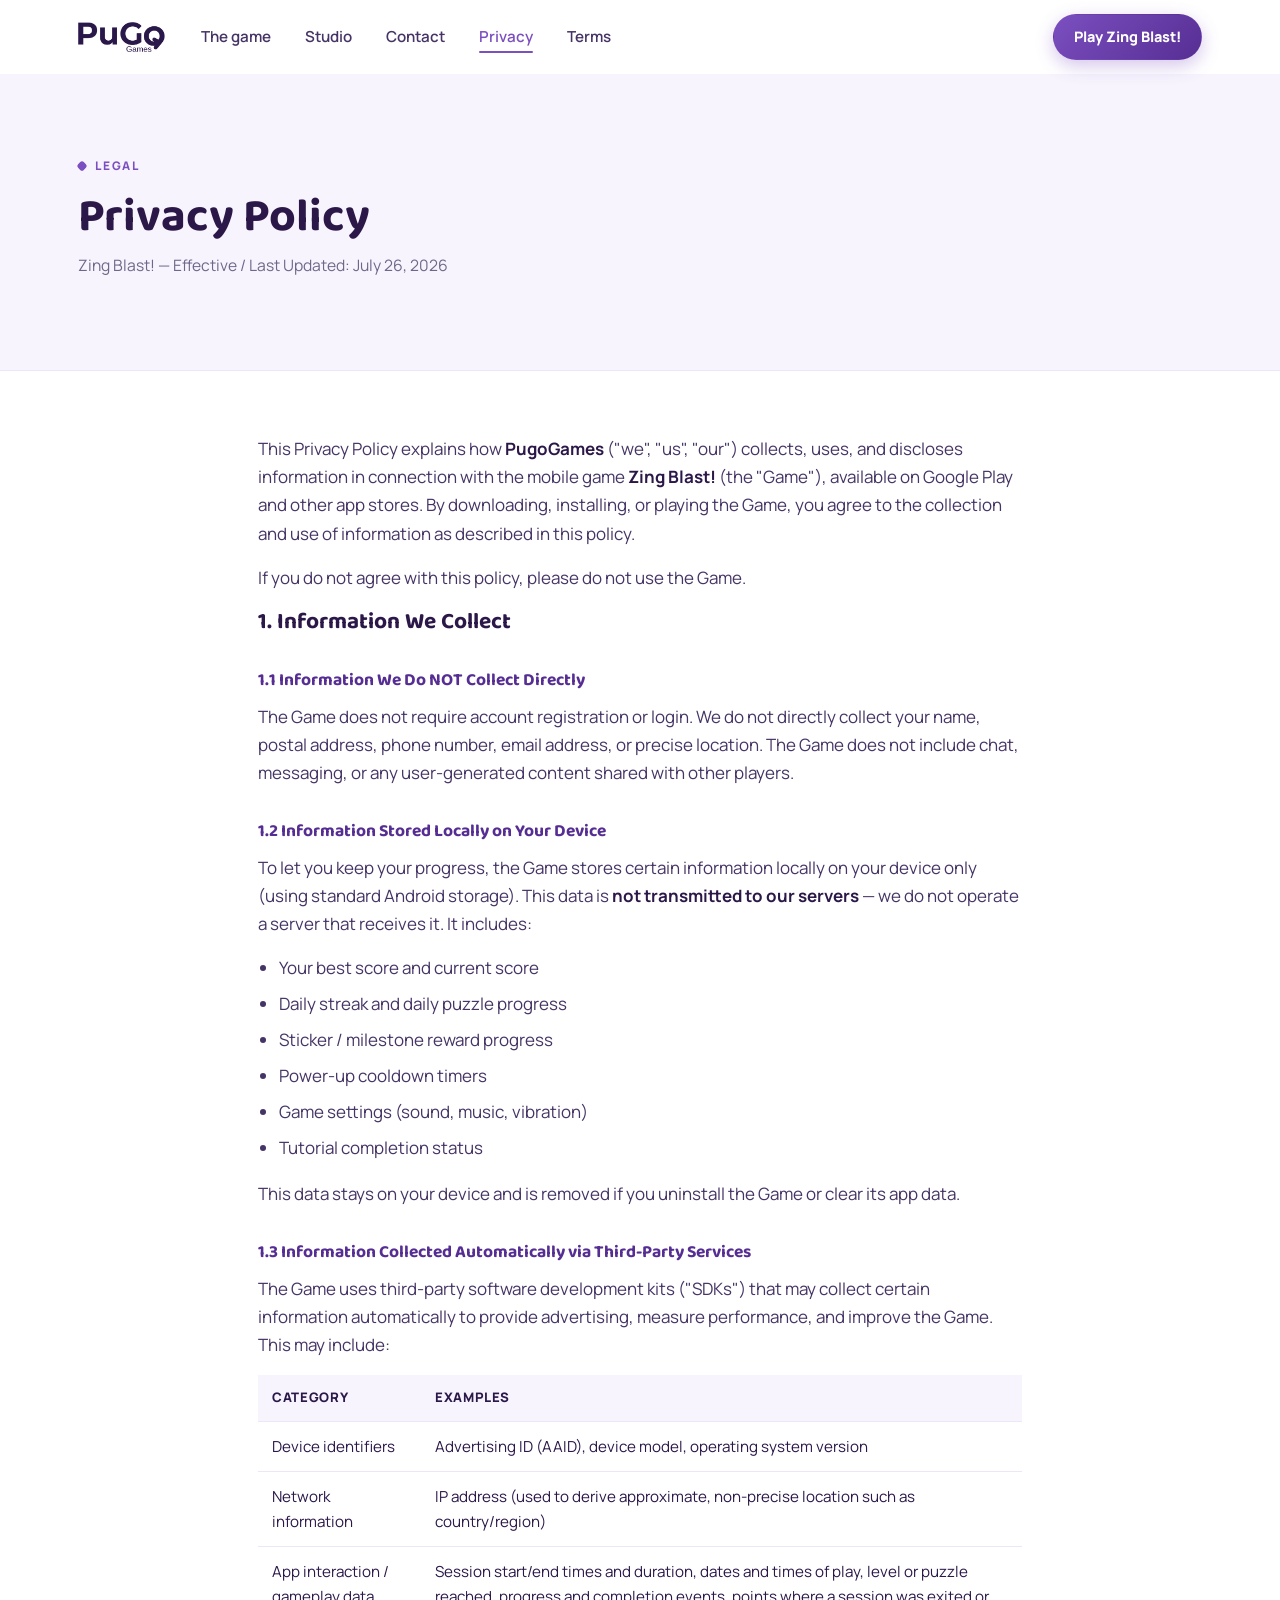
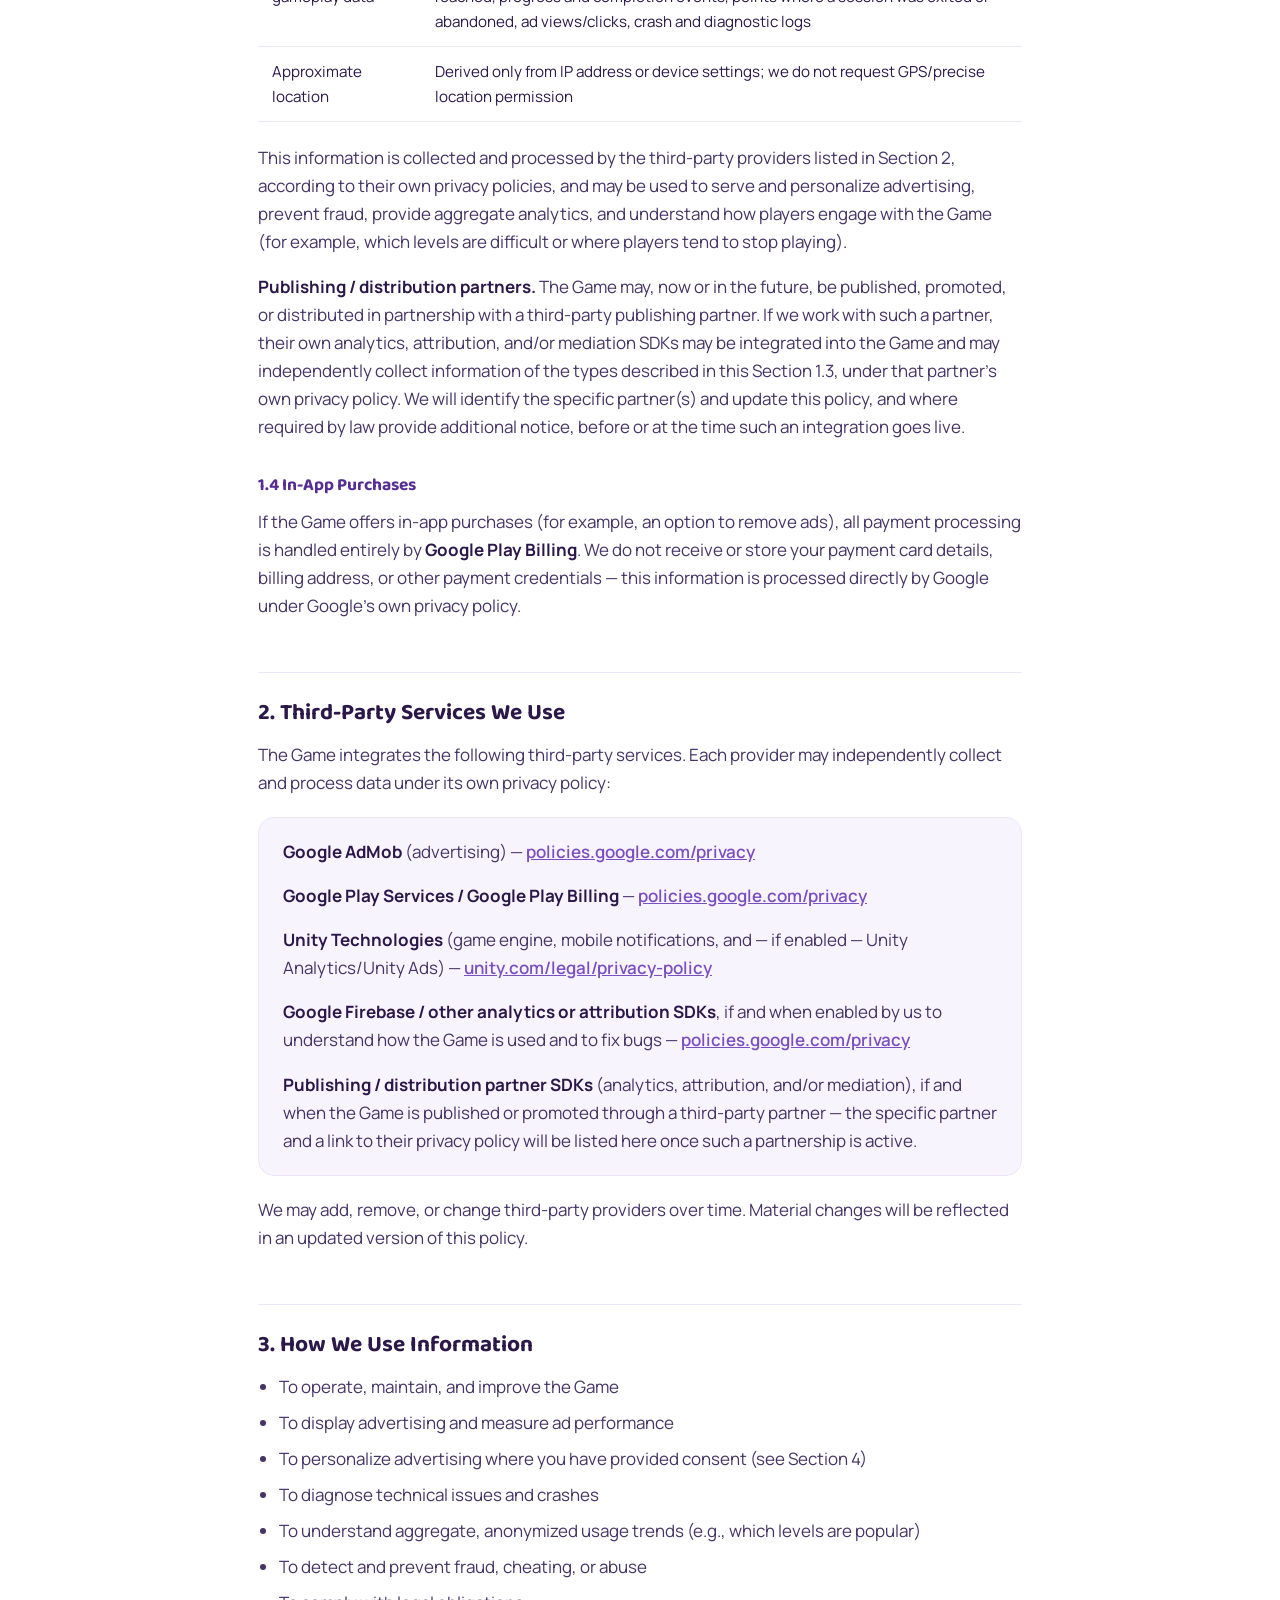
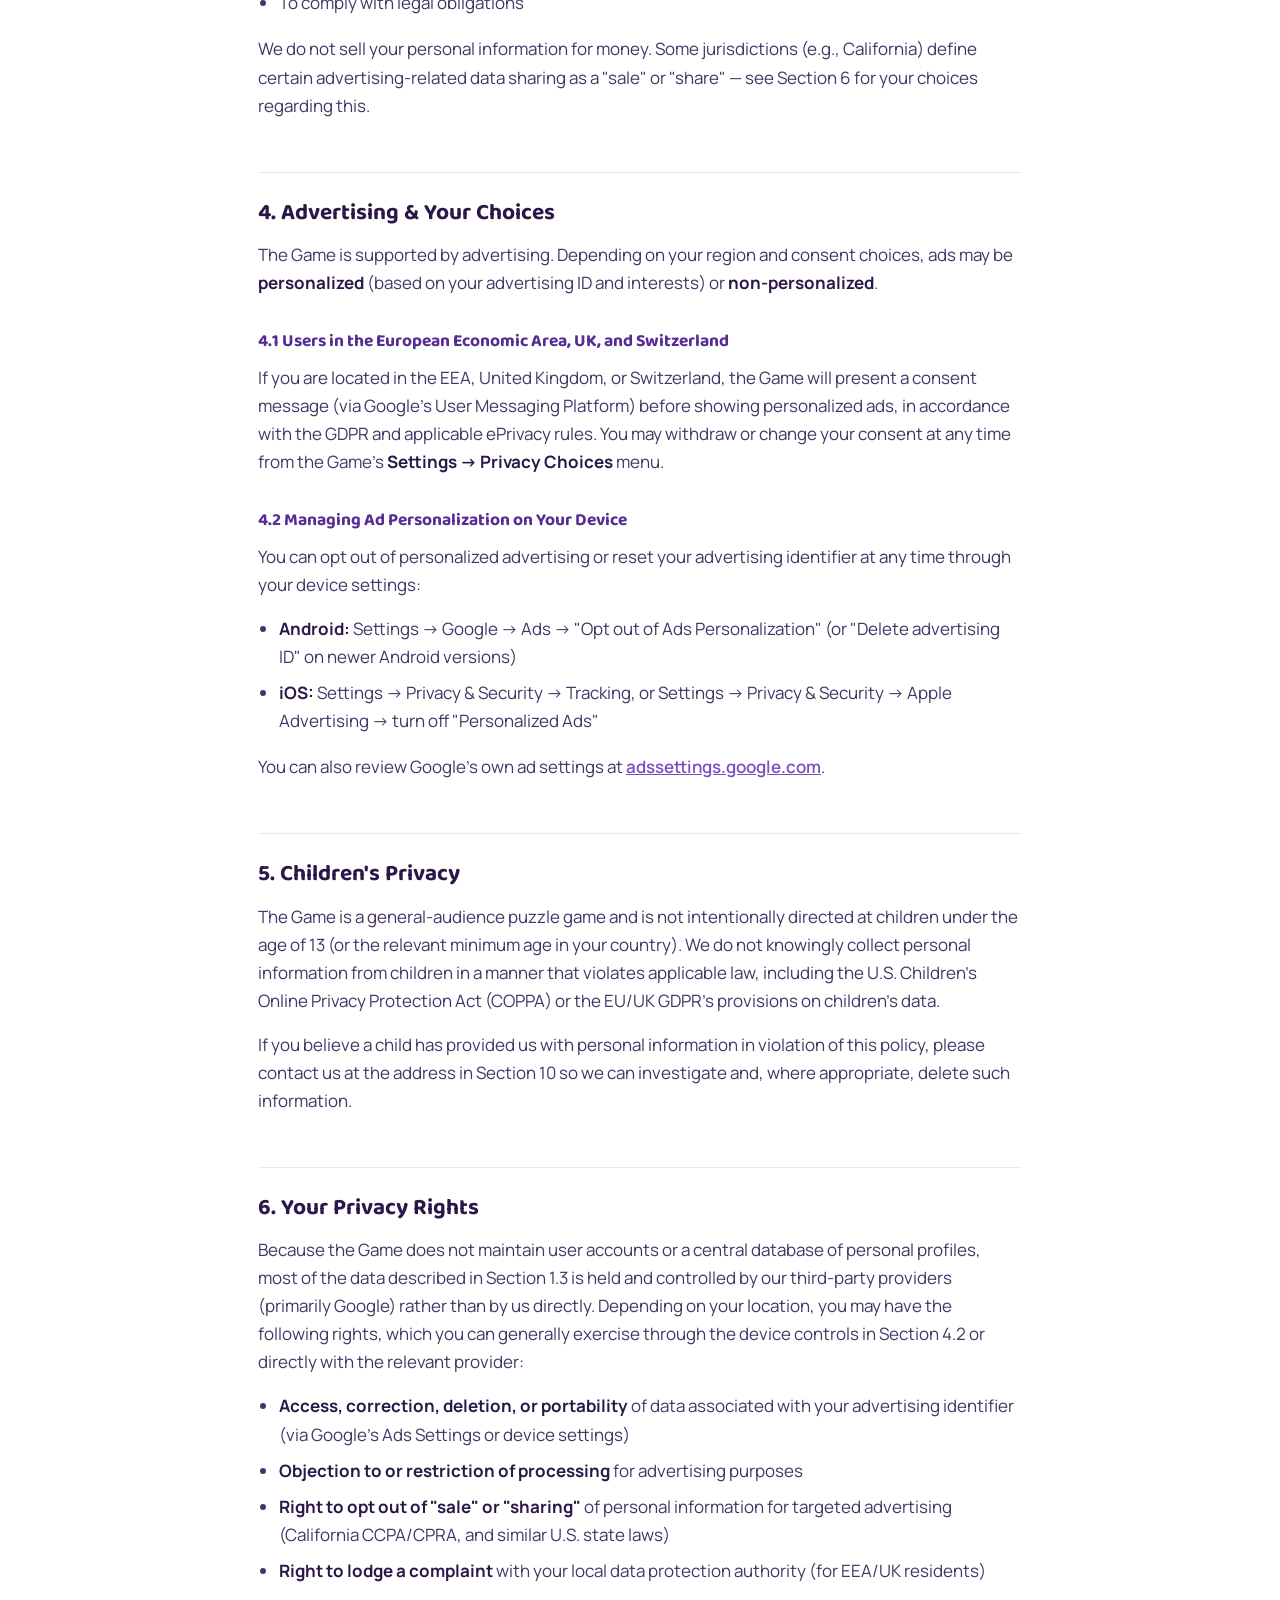
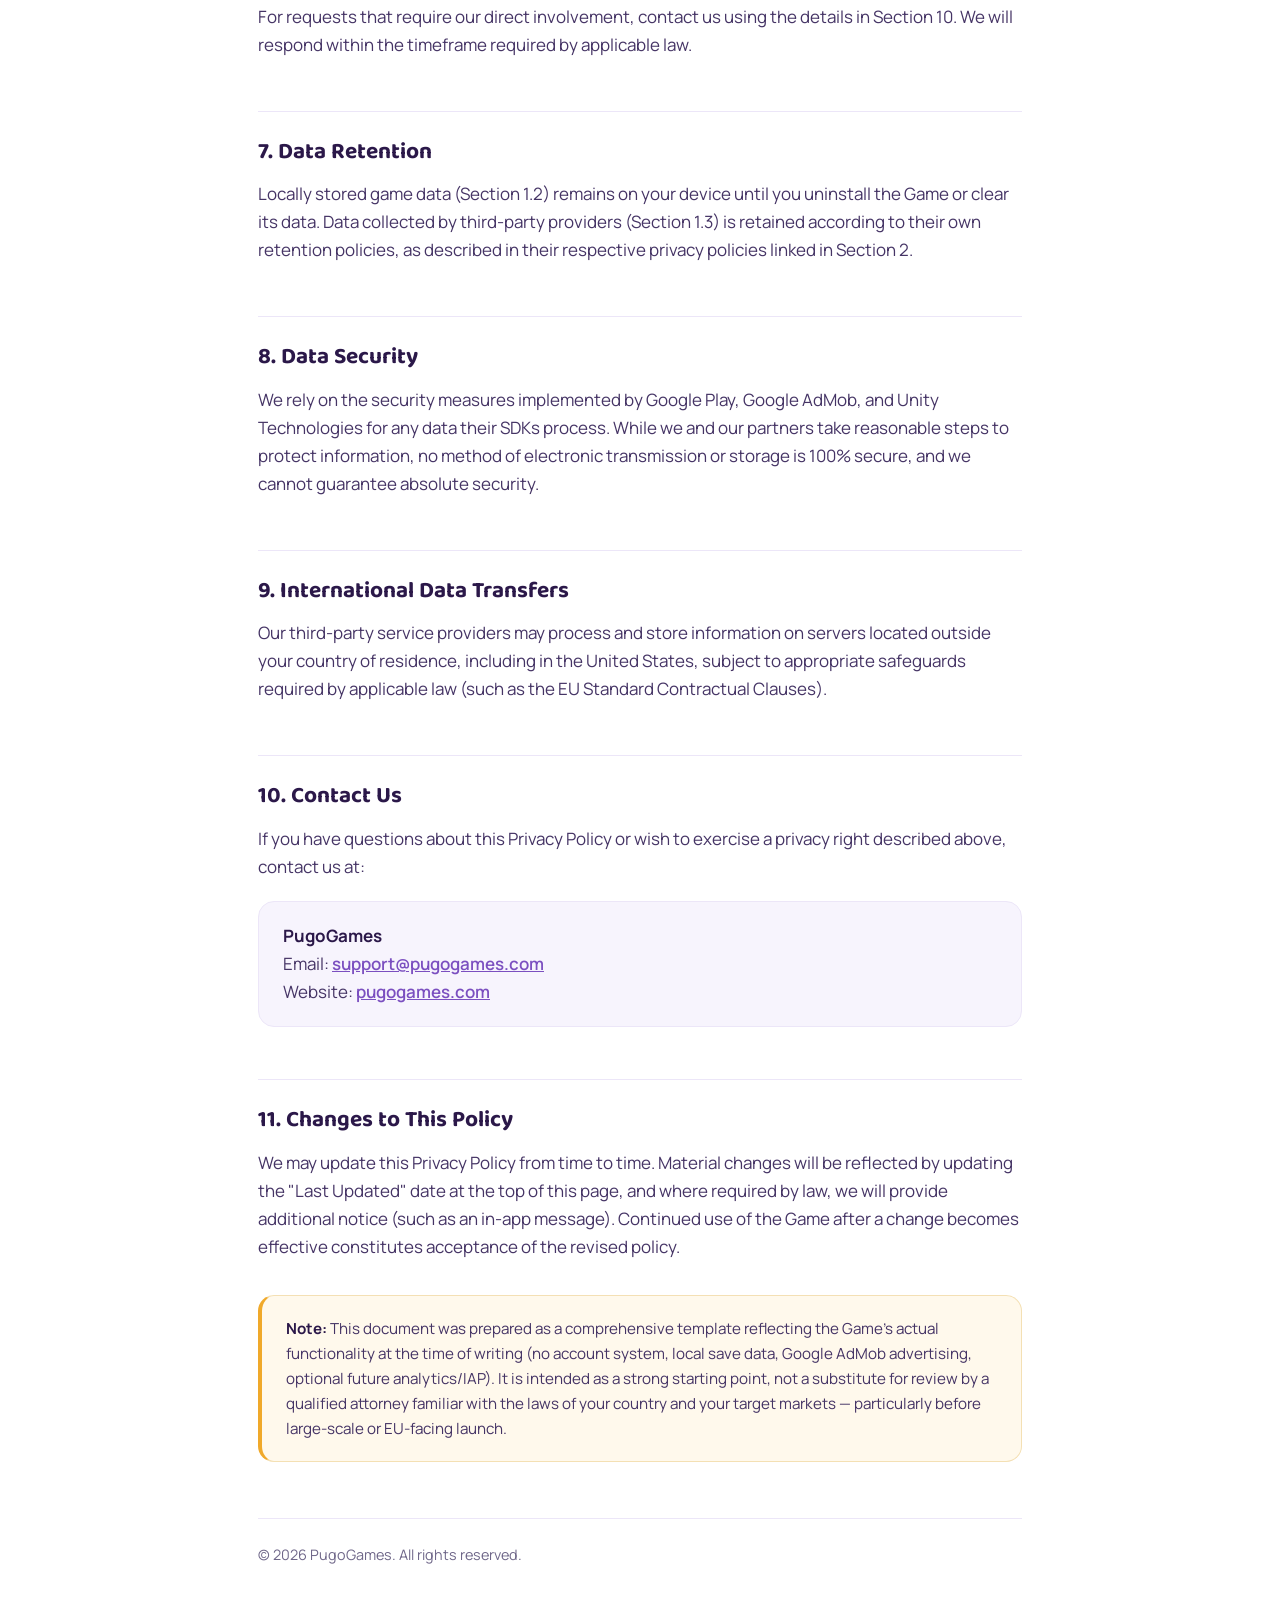
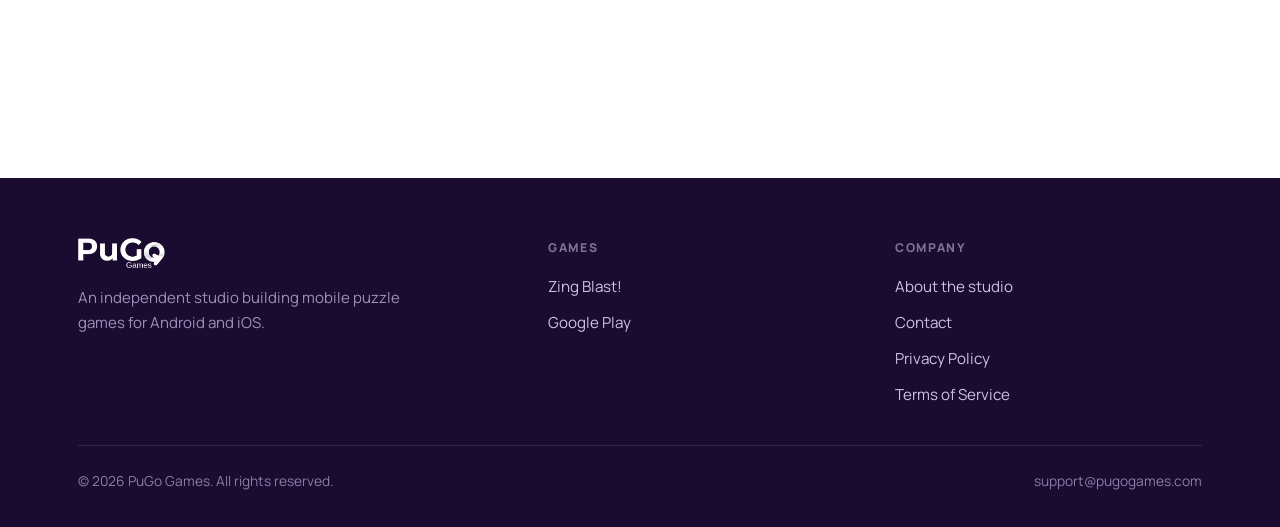
<file: PuGo/PuGo-Games-main/privacy/index.html>
<!DOCTYPE html>
<html lang="en">
<head>
<meta charset="UTF-8">
<meta name="viewport" content="width=device-width, initial-scale=1.0">
<title>Privacy Policy — Zing Blast! | PuGo Games</title>
<meta name="description" content="How PuGo Games handles information in Zing Blast — what is stored on your device, which third-party services are used, and your choices.">
<meta name="theme-color" content="#7b4fc0">
<link rel="canonical" href="https://pugogames.com/privacy/">

<link rel="icon" href="../pugo-icon.png">
<link rel="apple-touch-icon" href="../pugo-icon.png">

<link rel="preconnect" href="https://fonts.googleapis.com">
<link rel="preconnect" href="https://fonts.gstatic.com" crossorigin>
<link href="https://fonts.googleapis.com/css2?family=Baloo+2:wght@600;700;800&family=Manrope:wght@400;500;600;700;800&display=swap" rel="stylesheet">
<link rel="stylesheet" href="../style.css">
</head>
<body>

<a class="skip-link" href="#main">Skip to content</a>

<nav class="site-nav">
  <div class="wrap nav-inner">
    <a href="../" class="brand" aria-label="PuGo Games — home">
      <img src="../pugo-wordmark-ink.png" alt="PuGo Games" width="640" height="221">
    </a>

    <ul class="nav-links" id="nav-links">
      <li><a href="../#game">The game</a></li>
      <li><a href="../#studio">Studio</a></li>
      <li><a href="../#contact">Contact</a></li>
      <li><a href="../privacy/" class="current" aria-current="page">Privacy</a></li>
      <li><a href="../terms/">Terms</a></li>
    </ul>

    <a class="btn btn-primary btn-sm nav-cta" href="../#game">Play Zing Blast!</a>

    <button class="nav-toggle" type="button" aria-expanded="false" aria-controls="nav-links" aria-label="Menu">
      <span></span><span></span><span></span>
    </button>
  </div>
</nav>

<main id="main">

  <section class="legal-hero">
    <div class="wrap">
      <p class="eyebrow">Legal</p>
      <h1>Privacy Policy</h1>
      <p class="updated">Zing Blast! — Effective / Last Updated: July 26, 2026</p>
    </div>
  </section>

<div class="legal-wrap">

  <h1>Privacy Policy</h1>
  <div class="updated">Zing Blast! — Effective / Last Updated: July 26, 2026</div>

  <p>This Privacy Policy explains how <strong>PugoGames</strong> ("we", "us", "our") collects, uses,
  and discloses information in connection with the mobile game <strong>Zing Blast!</strong>
  (the "Game"), available on Google Play and other app stores. By downloading, installing, or
  playing the Game, you agree to the collection and use of information as described in this policy.</p>

  <p>If you do not agree with this policy, please do not use the Game.</p>

  <h2>1. Information We Collect</h2>

  <h3>1.1 Information We Do NOT Collect Directly</h3>
  <p>The Game does not require account registration or login. We do not directly collect your name,
  postal address, phone number, email address, or precise location. The Game does not include chat,
  messaging, or any user-generated content shared with other players.</p>

  <h3>1.2 Information Stored Locally on Your Device</h3>
  <p>To let you keep your progress, the Game stores certain information locally on your device only
  (using standard Android storage). This data is <strong>not transmitted to our servers</strong> —
  we do not operate a server that receives it. It includes:</p>
  <ul>
    <li>Your best score and current score</li>
    <li>Daily streak and daily puzzle progress</li>
    <li>Sticker / milestone reward progress</li>
    <li>Power-up cooldown timers</li>
    <li>Game settings (sound, music, vibration)</li>
    <li>Tutorial completion status</li>
  </ul>
  <p>This data stays on your device and is removed if you uninstall the Game or clear its app data.</p>

  <h3>1.3 Information Collected Automatically via Third-Party Services</h3>
  <p>The Game uses third-party software development kits ("SDKs") that may collect certain
  information automatically to provide advertising, measure performance, and improve the Game.
  This may include:</p>
  <table>
    <tr><th>Category</th><th>Examples</th></tr>
    <tr><td>Device identifiers</td><td>Advertising ID (AAID), device model, operating system version</td></tr>
    <tr><td>Network information</td><td>IP address (used to derive approximate, non-precise location such as country/region)</td></tr>
    <tr><td>App interaction / gameplay data</td><td>Session start/end times and duration, dates and times of play, level or puzzle
    reached, progress and completion events, points where a session was exited or abandoned, ad views/clicks, crash and
    diagnostic logs</td></tr>
    <tr><td>Approximate location</td><td>Derived only from IP address or device settings; we do not request GPS/precise location permission</td></tr>
  </table>
  <p>This information is collected and processed by the third-party providers listed in Section 2,
  according to their own privacy policies, and may be used to serve and personalize advertising,
  prevent fraud, provide aggregate analytics, and understand how players engage with the Game (for
  example, which levels are difficult or where players tend to stop playing).</p>
  <p><strong>Publishing / distribution partners.</strong> The Game may, now or in the future, be
  published, promoted, or distributed in partnership with a third-party publishing partner. If we
  work with such a partner, their own analytics, attribution, and/or mediation SDKs may be
  integrated into the Game and may independently collect information of the types described in this
  Section 1.3, under that partner's own privacy policy. We will identify the specific partner(s) and
  update this policy, and where required by law provide additional notice, before or at the time
  such an integration goes live.</p>

  <h3>1.4 In-App Purchases</h3>
  <p>If the Game offers in-app purchases (for example, an option to remove ads), all payment
  processing is handled entirely by <strong>Google Play Billing</strong>. We do not receive or
  store your payment card details, billing address, or other payment credentials — this
  information is processed directly by Google under Google's own privacy policy.</p>

  <h2>2. Third-Party Services We Use</h2>
  <p>The Game integrates the following third-party services. Each provider may independently
  collect and process data under its own privacy policy:</p>
  <div class="card">
    <p><strong>Google AdMob</strong> (advertising) —
    <a href="https://policies.google.com/privacy" target="_blank" rel="noopener">policies.google.com/privacy</a></p>
    <p><strong>Google Play Services / Google Play Billing</strong> —
    <a href="https://policies.google.com/privacy" target="_blank" rel="noopener">policies.google.com/privacy</a></p>
    <p><strong>Unity Technologies</strong> (game engine, mobile notifications, and — if enabled —
    Unity Analytics/Unity Ads) —
    <a href="https://unity.com/legal/privacy-policy" target="_blank" rel="noopener">unity.com/legal/privacy-policy</a></p>
    <p><strong>Google Firebase / other analytics or attribution SDKs</strong>, if and when enabled
    by us to understand how the Game is used and to fix bugs —
    <a href="https://policies.google.com/privacy" target="_blank" rel="noopener">policies.google.com/privacy</a></p>
    <p><strong>Publishing / distribution partner SDKs</strong> (analytics, attribution, and/or
    mediation), if and when the Game is published or promoted through a third-party partner — the
    specific partner and a link to their privacy policy will be listed here once such a partnership
    is active.</p>
  </div>
  <p>We may add, remove, or change third-party providers over time. Material changes will be
  reflected in an updated version of this policy.</p>

  <h2>3. How We Use Information</h2>
  <ul>
    <li>To operate, maintain, and improve the Game</li>
    <li>To display advertising and measure ad performance</li>
    <li>To personalize advertising where you have provided consent (see Section 4)</li>
    <li>To diagnose technical issues and crashes</li>
    <li>To understand aggregate, anonymized usage trends (e.g., which levels are popular)</li>
    <li>To detect and prevent fraud, cheating, or abuse</li>
    <li>To comply with legal obligations</li>
  </ul>
  <p>We do not sell your personal information for money. Some jurisdictions (e.g., California)
  define certain advertising-related data sharing as a "sale" or "share" — see Section 6 for your
  choices regarding this.</p>

  <h2>4. Advertising &amp; Your Choices</h2>
  <p>The Game is supported by advertising. Depending on your region and consent choices, ads may
  be <strong>personalized</strong> (based on your advertising ID and interests) or
  <strong>non-personalized</strong>.</p>

  <h3>4.1 Users in the European Economic Area, UK, and Switzerland</h3>
  <p>If you are located in the EEA, United Kingdom, or Switzerland, the Game will present a consent
  message (via Google's User Messaging Platform) before showing personalized ads, in accordance
  with the GDPR and applicable ePrivacy rules. You may withdraw or change your consent at any time
  from the Game's <strong>Settings → Privacy Choices</strong> menu.</p>

  <h3>4.2 Managing Ad Personalization on Your Device</h3>
  <p>You can opt out of personalized advertising or reset your advertising identifier at any time
  through your device settings:</p>
  <ul>
    <li><strong>Android:</strong> Settings → Google → Ads → "Opt out of Ads Personalization" (or
    "Delete advertising ID" on newer Android versions)</li>
    <li><strong>iOS:</strong> Settings → Privacy &amp; Security → Tracking, or Settings → Privacy
    &amp; Security → Apple Advertising → turn off "Personalized Ads"</li>
  </ul>
  <p>You can also review Google's own ad settings at
  <a href="https://adssettings.google.com" target="_blank" rel="noopener">adssettings.google.com</a>.</p>

  <h2>5. Children's Privacy</h2>
  <p>The Game is a general-audience puzzle game and is not intentionally directed at children under
  the age of 13 (or the relevant minimum age in your country). We do not knowingly collect personal
  information from children in a manner that violates applicable law, including the U.S. Children's
  Online Privacy Protection Act (COPPA) or the EU/UK GDPR's provisions on children's data.</p>
  <p>If you believe a child has provided us with personal information in violation of this policy,
  please contact us at the address in Section 10 so we can investigate and, where appropriate,
  delete such information.</p>

  <h2>6. Your Privacy Rights</h2>
  <p>Because the Game does not maintain user accounts or a central database of personal profiles,
  most of the data described in Section 1.3 is held and controlled by our third-party providers
  (primarily Google) rather than by us directly. Depending on your location, you may have the
  following rights, which you can generally exercise through the device controls in Section 4.2 or
  directly with the relevant provider:</p>
  <ul>
    <li><strong>Access, correction, deletion, or portability</strong> of data associated with your
    advertising identifier (via Google's Ads Settings or device settings)</li>
    <li><strong>Objection to or restriction of processing</strong> for advertising purposes</li>
    <li><strong>Right to opt out of "sale" or "sharing"</strong> of personal information for
    targeted advertising (California CCPA/CPRA, and similar U.S. state laws)</li>
    <li><strong>Right to lodge a complaint</strong> with your local data protection authority
    (for EEA/UK residents)</li>
  </ul>
  <p>For requests that require our direct involvement, contact us using the details in Section 10.
  We will respond within the timeframe required by applicable law.</p>

  <h2>7. Data Retention</h2>
  <p>Locally stored game data (Section 1.2) remains on your device until you uninstall the Game or
  clear its data. Data collected by third-party providers (Section 1.3) is retained according to
  their own retention policies, as described in their respective privacy policies linked in
  Section 2.</p>

  <h2>8. Data Security</h2>
  <p>We rely on the security measures implemented by Google Play, Google AdMob, and Unity
  Technologies for any data their SDKs process. While we and our partners take reasonable steps to
  protect information, no method of electronic transmission or storage is 100% secure, and we
  cannot guarantee absolute security.</p>

  <h2>9. International Data Transfers</h2>
  <p>Our third-party service providers may process and store information on servers located outside
  your country of residence, including in the United States, subject to appropriate safeguards
  required by applicable law (such as the EU Standard Contractual Clauses).</p>

  <h2>10. Contact Us</h2>
  <p>If you have questions about this Privacy Policy or wish to exercise a privacy right described
  above, contact us at:</p>
  <div class="card">
    <p><strong>PugoGames</strong><br>
    Email: <a href="mailto:support@pugogames.com">support@pugogames.com</a><br>
    Website: <a href="https://pugogames.com">pugogames.com</a></p>
  </div>

  <h2>11. Changes to This Policy</h2>
  <p>We may update this Privacy Policy from time to time. Material changes will be reflected by
  updating the "Last Updated" date at the top of this page, and where required by law, we will
  provide additional notice (such as an in-app message). Continued use of the Game after a change
  becomes effective constitutes acceptance of the revised policy.</p>

  <div class="notice">
    <strong>Note:</strong> This document was prepared as a comprehensive template reflecting the
    Game's actual functionality at the time of writing (no account system, local save data, Google
    AdMob advertising, optional future analytics/IAP). It is intended as a strong starting point,
    not a substitute for review by a qualified attorney familiar with the laws of your country and
    your target markets — particularly before large-scale or EU-facing launch.
  </div>

  <footer>© 2026 PugoGames. All rights reserved.</footer>
</div>

</main>

<footer class="site-footer">
  <div class="wrap">
    <div class="footer-top">
      <div class="f-brand">
        <img src="../pugo-wordmark.png" alt="PuGo Games" width="640" height="221">
        <p class="footer-blurb">
          An independent studio building mobile puzzle games for Android and iOS.
        </p>
      </div>

      <div class="f-col">
        <h4>Games</h4>
        <ul>
          <li><a href="../#game">Zing Blast!</a></li>
          <li><a href="https://play.google.com/store/apps/details?id=com.pugogames.slideblockjam">Google Play</a></li>
        </ul>
      </div>

      <div class="f-col">
        <h4>Company</h4>
        <ul>
          <li><a href="../#studio">About the studio</a></li>
          <li><a href="mailto:support@pugogames.com">Contact</a></li>
          <li><a href="../privacy/">Privacy Policy</a></li>
          <li><a href="../terms/">Terms of Service</a></li>
        </ul>
      </div>
    </div>

    <div class="footer-bottom">
      <span>© 2026 PuGo Games. All rights reserved.</span>
      <a href="mailto:support@pugogames.com">support@pugogames.com</a>
    </div>
  </div>
</footer>

<script src="../site.js" defer></script>
</body>
</html>
</file>
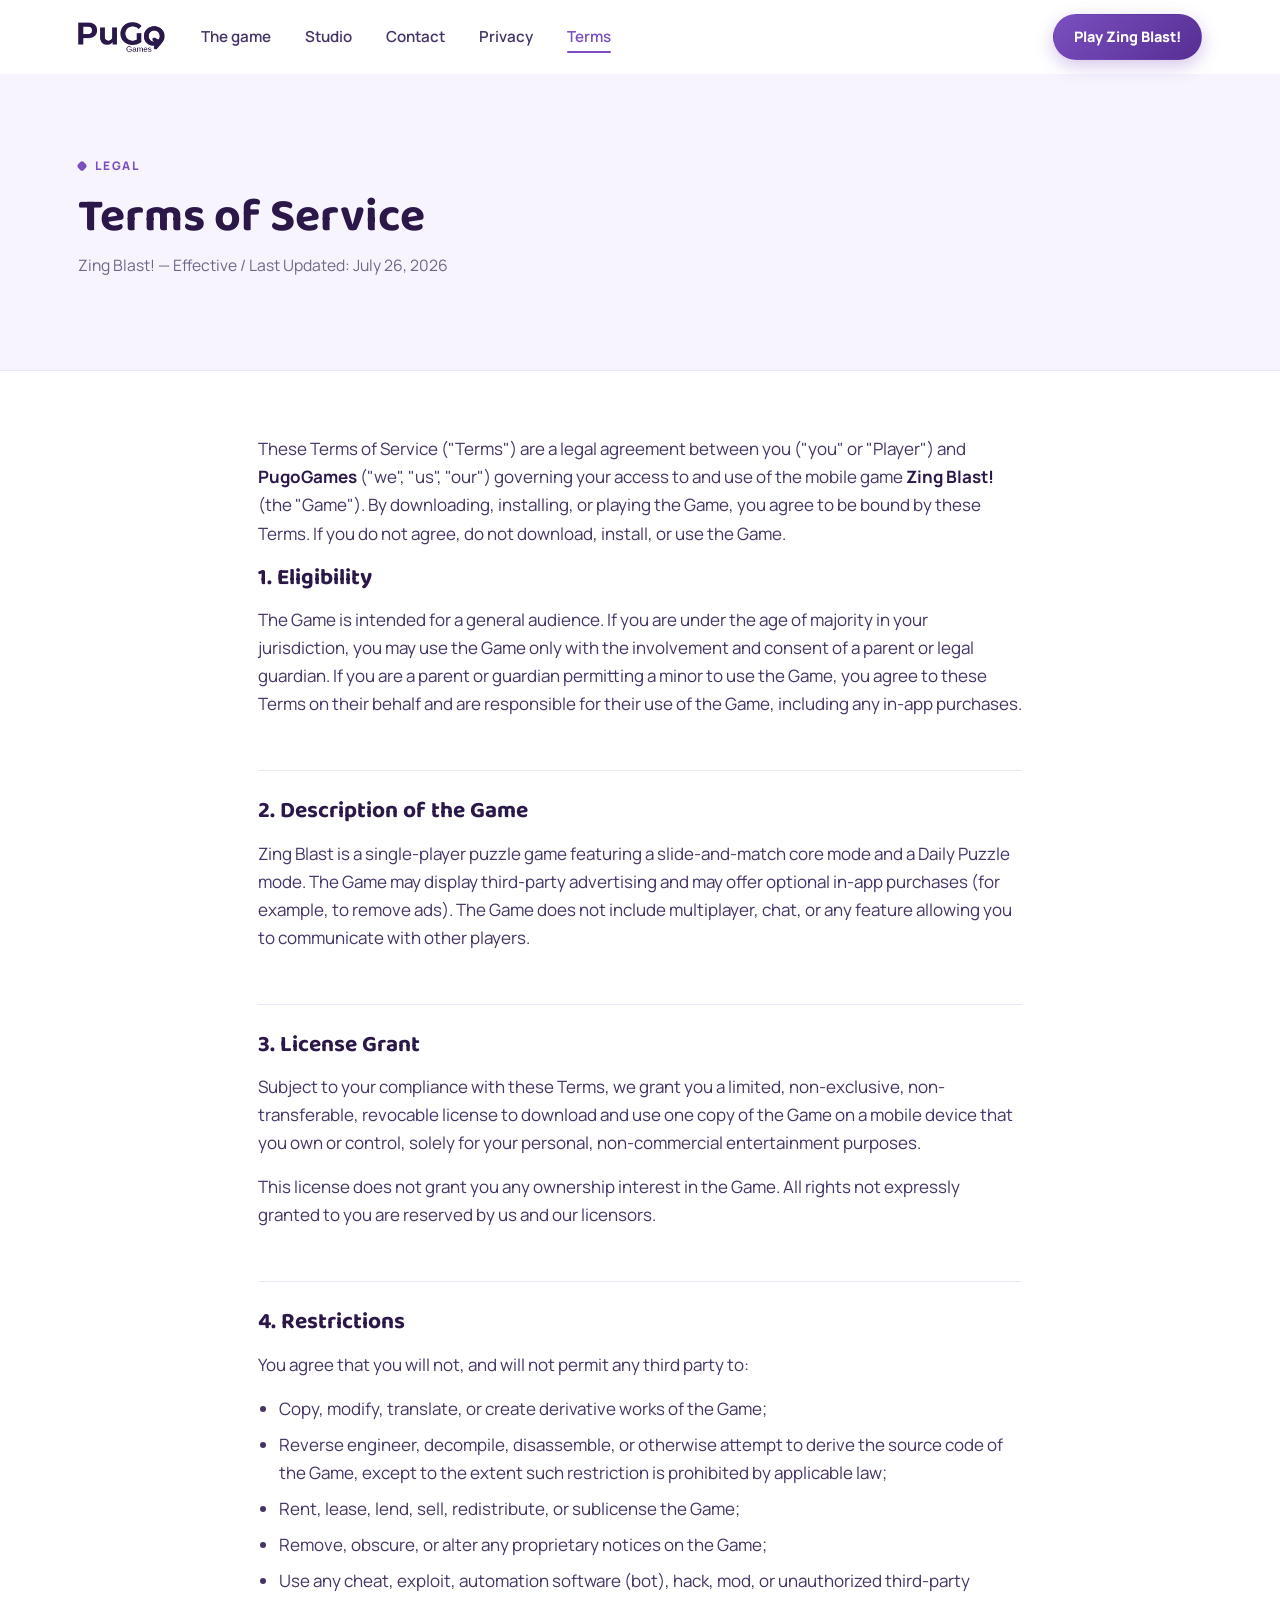
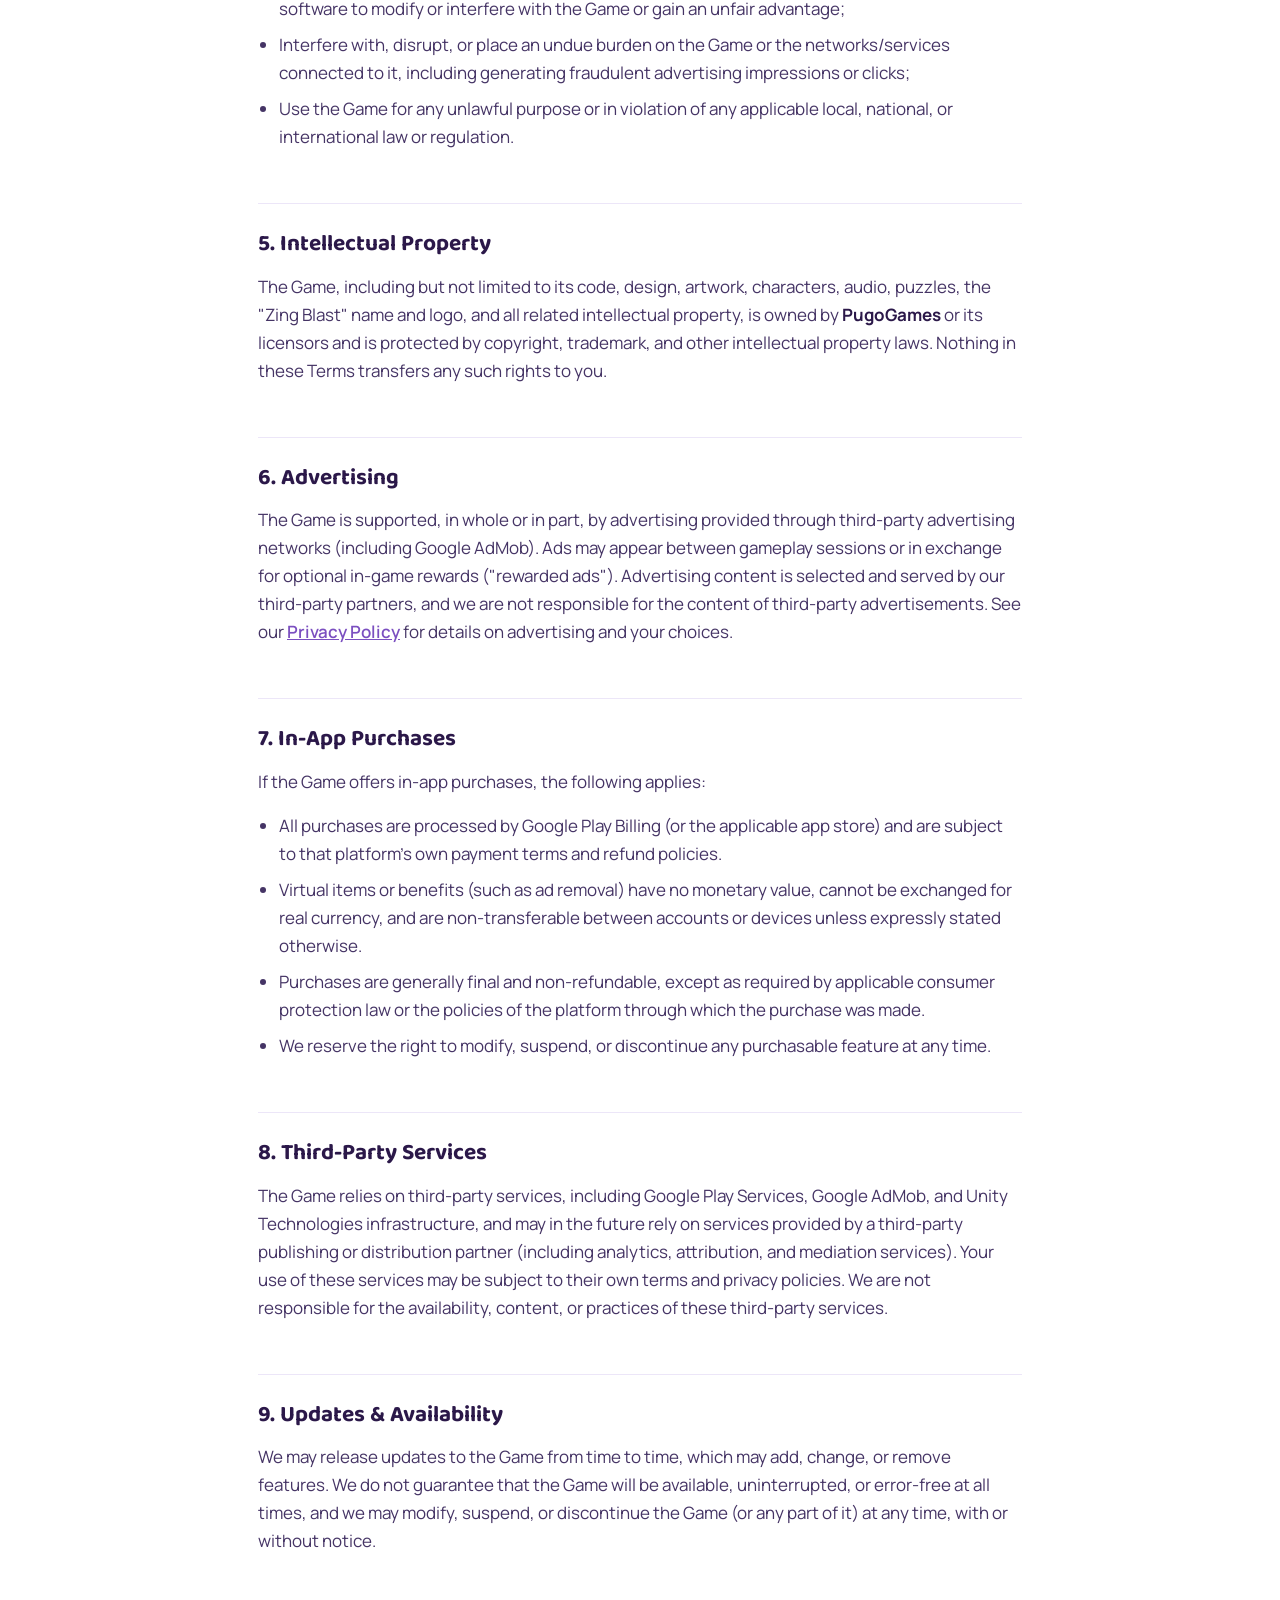
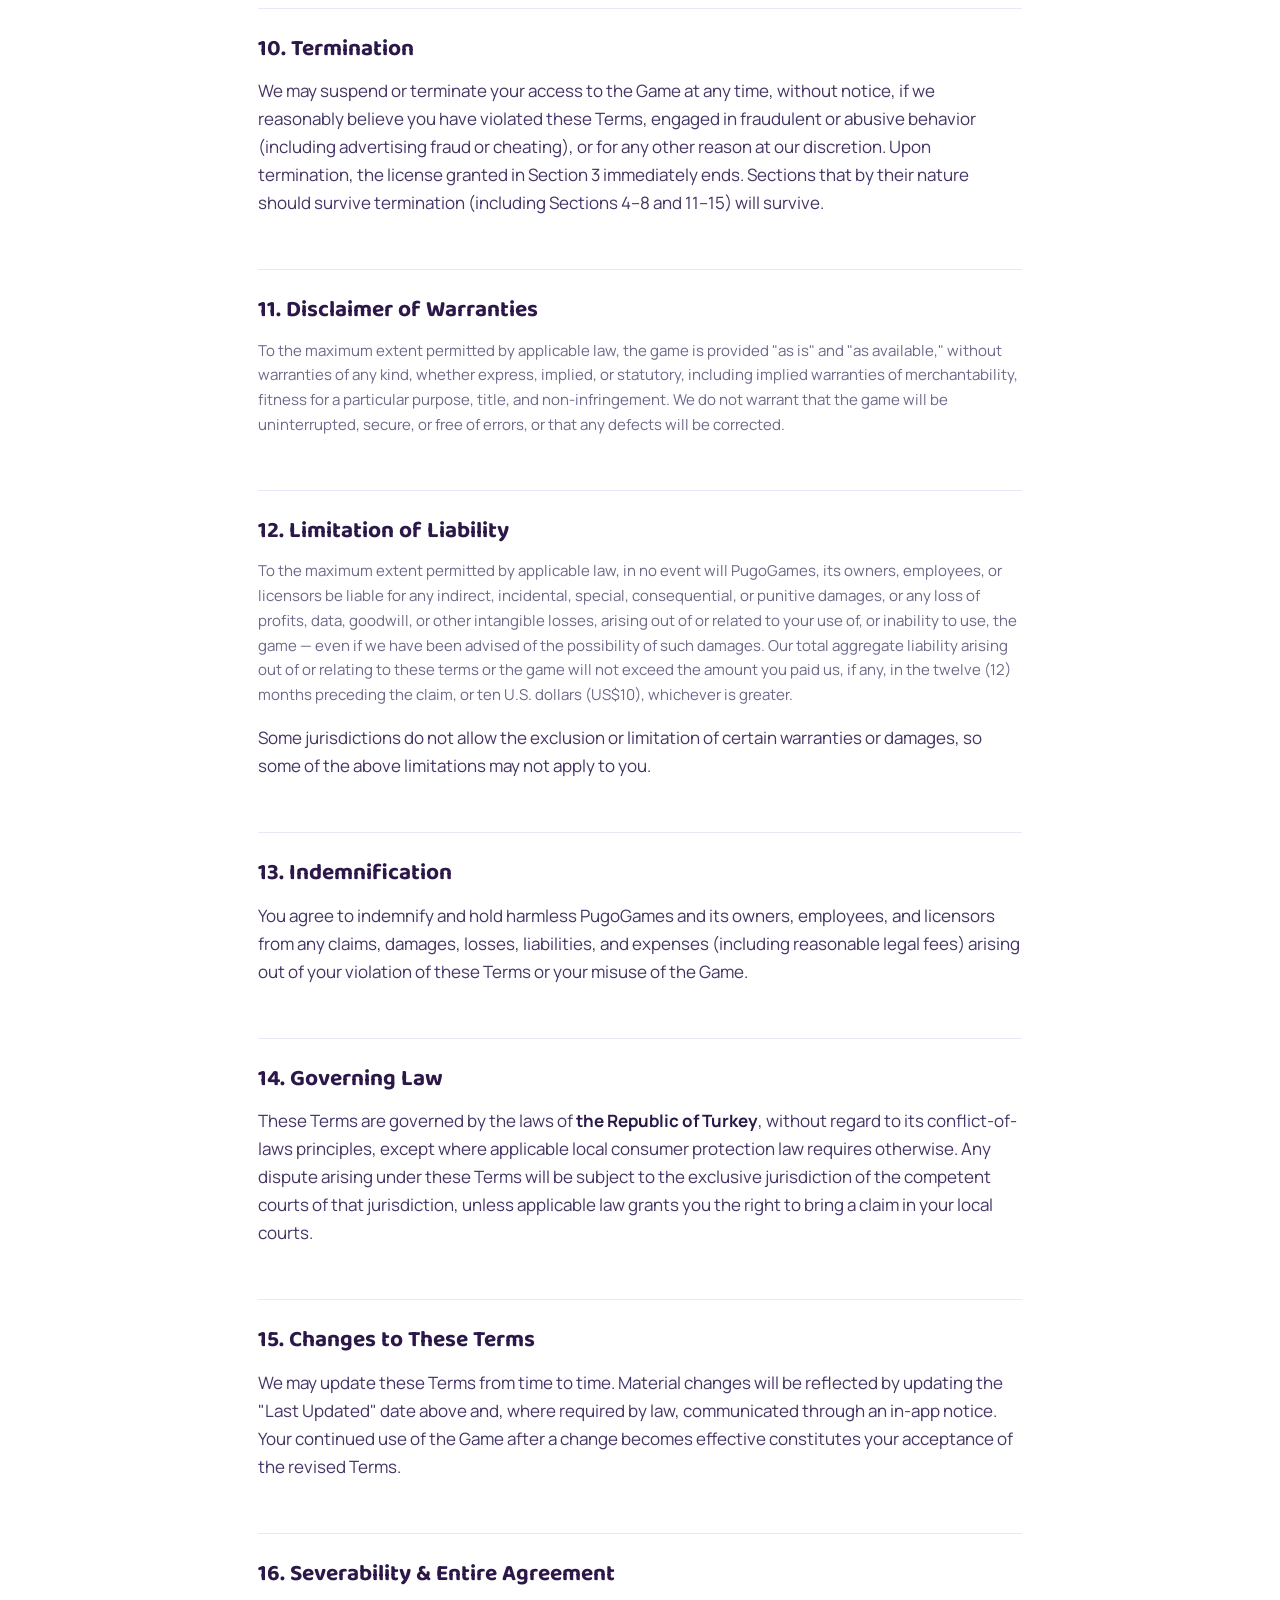
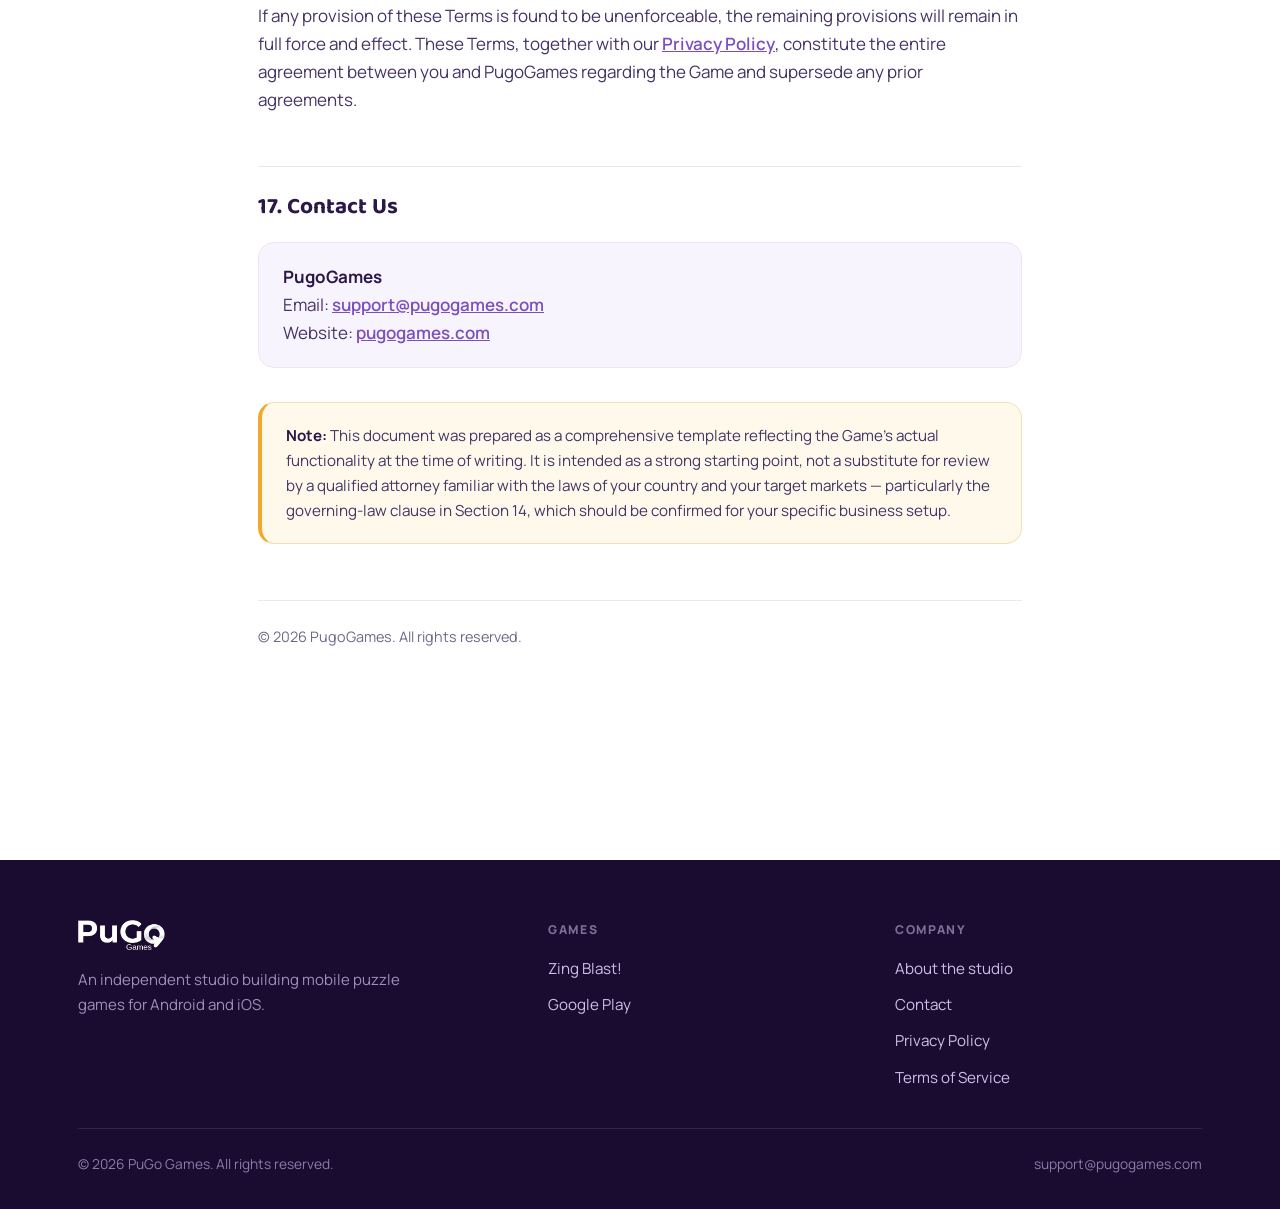
<file: PuGo/PuGo-Games-main/terms/index.html>
<!DOCTYPE html>
<html lang="en">
<head>
<meta charset="UTF-8">
<meta name="viewport" content="width=device-width, initial-scale=1.0">
<title>Terms of Service — Zing Blast! | PuGo Games</title>
<meta name="description" content="The terms that govern your use of Zing Blast, the mobile puzzle game by PuGo Games.">
<meta name="theme-color" content="#7b4fc0">
<link rel="canonical" href="https://pugogames.com/terms/">

<link rel="icon" href="../pugo-icon.png">
<link rel="apple-touch-icon" href="../pugo-icon.png">

<link rel="preconnect" href="https://fonts.googleapis.com">
<link rel="preconnect" href="https://fonts.gstatic.com" crossorigin>
<link href="https://fonts.googleapis.com/css2?family=Baloo+2:wght@600;700;800&family=Manrope:wght@400;500;600;700;800&display=swap" rel="stylesheet">
<link rel="stylesheet" href="../style.css">
</head>
<body>

<a class="skip-link" href="#main">Skip to content</a>

<nav class="site-nav">
  <div class="wrap nav-inner">
    <a href="../" class="brand" aria-label="PuGo Games — home">
      <img src="../pugo-wordmark-ink.png" alt="PuGo Games" width="640" height="221">
    </a>

    <ul class="nav-links" id="nav-links">
      <li><a href="../#game">The game</a></li>
      <li><a href="../#studio">Studio</a></li>
      <li><a href="../#contact">Contact</a></li>
      <li><a href="../privacy/">Privacy</a></li>
      <li><a href="../terms/" class="current" aria-current="page">Terms</a></li>
    </ul>

    <a class="btn btn-primary btn-sm nav-cta" href="../#game">Play Zing Blast!</a>

    <button class="nav-toggle" type="button" aria-expanded="false" aria-controls="nav-links" aria-label="Menu">
      <span></span><span></span><span></span>
    </button>
  </div>
</nav>

<main id="main">

  <section class="legal-hero">
    <div class="wrap">
      <p class="eyebrow">Legal</p>
      <h1>Terms of Service</h1>
      <p class="updated">Zing Blast! — Effective / Last Updated: July 26, 2026</p>
    </div>
  </section>

<div class="legal-wrap">

  <h1>Terms of Service</h1>
  <div class="updated">Zing Blast! — Effective / Last Updated: July 26, 2026</div>

  <p>These Terms of Service ("Terms") are a legal agreement between you ("you" or "Player") and
  <strong>PugoGames</strong> ("we", "us", "our") governing your access to and use of the mobile game
  <strong>Zing Blast!</strong> (the "Game"). By downloading, installing, or playing the Game,
  you agree to be bound by these Terms. If you do not agree, do not download, install, or use the
  Game.</p>

  <h2>1. Eligibility</h2>
  <p>The Game is intended for a general audience. If you are under the age of majority in your
  jurisdiction, you may use the Game only with the involvement and consent of a parent or legal
  guardian. If you are a parent or guardian permitting a minor to use the Game, you agree to these
  Terms on their behalf and are responsible for their use of the Game, including any in-app
  purchases.</p>

  <h2>2. Description of the Game</h2>
  <p>Zing Blast is a single-player puzzle game featuring a slide-and-match core mode and a
  Daily Puzzle mode. The Game may display third-party advertising and may offer optional in-app
  purchases (for example, to remove ads). The Game does not include multiplayer, chat, or any
  feature allowing you to communicate with other players.</p>

  <h2>3. License Grant</h2>
  <p>Subject to your compliance with these Terms, we grant you a limited, non-exclusive,
  non-transferable, revocable license to download and use one copy of the Game on a mobile device
  that you own or control, solely for your personal, non-commercial entertainment purposes.</p>
  <p>This license does not grant you any ownership interest in the Game. All rights not expressly
  granted to you are reserved by us and our licensors.</p>

  <h2>4. Restrictions</h2>
  <p>You agree that you will not, and will not permit any third party to:</p>
  <ul>
    <li>Copy, modify, translate, or create derivative works of the Game;</li>
    <li>Reverse engineer, decompile, disassemble, or otherwise attempt to derive the source code
    of the Game, except to the extent such restriction is prohibited by applicable law;</li>
    <li>Rent, lease, lend, sell, redistribute, or sublicense the Game;</li>
    <li>Remove, obscure, or alter any proprietary notices on the Game;</li>
    <li>Use any cheat, exploit, automation software (bot), hack, mod, or unauthorized third-party
    software to modify or interfere with the Game or gain an unfair advantage;</li>
    <li>Interfere with, disrupt, or place an undue burden on the Game or the networks/services
    connected to it, including generating fraudulent advertising impressions or clicks;</li>
    <li>Use the Game for any unlawful purpose or in violation of any applicable local, national, or
    international law or regulation.</li>
  </ul>

  <h2>5. Intellectual Property</h2>
  <p>The Game, including but not limited to its code, design, artwork, characters, audio, puzzles,
  the "Zing Blast" name and logo, and all related intellectual property, is owned by
  <strong>PugoGames</strong> or its licensors and is protected by copyright, trademark, and other
  intellectual property laws. Nothing in these Terms transfers any such rights to you.</p>

  <h2>6. Advertising</h2>
  <p>The Game is supported, in whole or in part, by advertising provided through third-party
  advertising networks (including Google AdMob). Ads may appear between gameplay sessions or in
  exchange for optional in-game rewards ("rewarded ads"). Advertising content is selected and
  served by our third-party partners, and we are not responsible for the content of third-party
  advertisements. See our <a href="../privacy/">Privacy Policy</a> for details on
  advertising and your choices.</p>

  <h2>7. In-App Purchases</h2>
  <p>If the Game offers in-app purchases, the following applies:</p>
  <ul>
    <li>All purchases are processed by Google Play Billing (or the applicable app store) and are
    subject to that platform's own payment terms and refund policies.</li>
    <li>Virtual items or benefits (such as ad removal) have no monetary value, cannot be exchanged
    for real currency, and are non-transferable between accounts or devices unless expressly
    stated otherwise.</li>
    <li>Purchases are generally final and non-refundable, except as required by applicable
    consumer protection law or the policies of the platform through which the purchase was made.</li>
    <li>We reserve the right to modify, suspend, or discontinue any purchasable feature at any
    time.</li>
  </ul>

  <h2>8. Third-Party Services</h2>
  <p>The Game relies on third-party services, including Google Play Services, Google AdMob, and
  Unity Technologies infrastructure, and may in the future rely on services provided by a
  third-party publishing or distribution partner (including analytics, attribution, and mediation
  services). Your use of these services may be subject to their own terms and privacy policies. We
  are not responsible for the availability, content, or practices of these third-party services.</p>

  <h2>9. Updates &amp; Availability</h2>
  <p>We may release updates to the Game from time to time, which may add, change, or remove
  features. We do not guarantee that the Game will be available, uninterrupted, or error-free at
  all times, and we may modify, suspend, or discontinue the Game (or any part of it) at any time,
  with or without notice.</p>

  <h2>10. Termination</h2>
  <p>We may suspend or terminate your access to the Game at any time, without notice, if we
  reasonably believe you have violated these Terms, engaged in fraudulent or abusive behavior
  (including advertising fraud or cheating), or for any other reason at our discretion. Upon
  termination, the license granted in Section 3 immediately ends. Sections that by their nature
  should survive termination (including Sections 4–8 and 11–15) will survive.</p>

  <h2>11. Disclaimer of Warranties</h2>
  <p class="caps">To the maximum extent permitted by applicable law, the game is provided "as is"
  and "as available," without warranties of any kind, whether express, implied, or statutory,
  including implied warranties of merchantability, fitness for a particular purpose, title, and
  non-infringement. We do not warrant that the game will be uninterrupted, secure, or free of
  errors, or that any defects will be corrected.</p>

  <h2>12. Limitation of Liability</h2>
  <p class="caps">To the maximum extent permitted by applicable law, in no event will PugoGames,
  its owners, employees, or licensors be liable for any indirect, incidental, special,
  consequential, or punitive damages, or any loss of profits, data, goodwill, or other intangible
  losses, arising out of or related to your use of, or inability to use, the game — even if we
  have been advised of the possibility of such damages. Our total aggregate liability arising out
  of or relating to these terms or the game will not exceed the amount you paid us, if any, in the
  twelve (12) months preceding the claim, or ten U.S. dollars (US$10), whichever is greater.</p>
  <p>Some jurisdictions do not allow the exclusion or limitation of certain warranties or
  damages, so some of the above limitations may not apply to you.</p>

  <h2>13. Indemnification</h2>
  <p>You agree to indemnify and hold harmless PugoGames and its owners, employees, and licensors
  from any claims, damages, losses, liabilities, and expenses (including reasonable legal fees)
  arising out of your violation of these Terms or your misuse of the Game.</p>

  <h2>14. Governing Law</h2>
  <p>These Terms are governed by the laws of <strong>the Republic of Turkey</strong>,
  without regard to its conflict-of-laws principles, except
  where applicable local consumer protection law requires otherwise. Any dispute arising under
  these Terms will be subject to the exclusive jurisdiction of the competent courts of that
  jurisdiction, unless applicable law grants you the right to bring a claim in your local courts.</p>

  <h2>15. Changes to These Terms</h2>
  <p>We may update these Terms from time to time. Material changes will be reflected by updating
  the "Last Updated" date above and, where required by law, communicated through an in-app notice.
  Your continued use of the Game after a change becomes effective constitutes your acceptance of
  the revised Terms.</p>

  <h2>16. Severability &amp; Entire Agreement</h2>
  <p>If any provision of these Terms is found to be unenforceable, the remaining provisions will
  remain in full force and effect. These Terms, together with our
  <a href="../privacy/">Privacy Policy</a>, constitute the entire agreement between you
  and PugoGames regarding the Game and supersede any prior agreements.</p>

  <h2>17. Contact Us</h2>
  <div class="card">
    <p><strong>PugoGames</strong><br>
    Email: <a href="mailto:support@pugogames.com">support@pugogames.com</a><br>
    Website: <a href="https://pugogames.com">pugogames.com</a></p>
  </div>

  <div class="notice">
    <strong>Note:</strong> This document was prepared as a comprehensive template reflecting the
    Game's actual functionality at the time of writing. It is intended as a strong starting point,
    not a substitute for review by a qualified attorney familiar with the laws of your country and
    your target markets — particularly the governing-law clause in Section 14, which should be
    confirmed for your specific business setup.
  </div>

  <footer>© 2026 PugoGames. All rights reserved.</footer>
</div>

</main>

<footer class="site-footer">
  <div class="wrap">
    <div class="footer-top">
      <div class="f-brand">
        <img src="../pugo-wordmark.png" alt="PuGo Games" width="640" height="221">
        <p class="footer-blurb">
          An independent studio building mobile puzzle games for Android and iOS.
        </p>
      </div>

      <div class="f-col">
        <h4>Games</h4>
        <ul>
          <li><a href="../#game">Zing Blast!</a></li>
          <li><a href="https://play.google.com/store/apps/details?id=com.pugogames.slideblockjam">Google Play</a></li>
        </ul>
      </div>

      <div class="f-col">
        <h4>Company</h4>
        <ul>
          <li><a href="../#studio">About the studio</a></li>
          <li><a href="mailto:support@pugogames.com">Contact</a></li>
          <li><a href="../privacy/">Privacy Policy</a></li>
          <li><a href="../terms/">Terms of Service</a></li>
        </ul>
      </div>
    </div>

    <div class="footer-bottom">
      <span>© 2026 PuGo Games. All rights reserved.</span>
      <a href="mailto:support@pugogames.com">support@pugogames.com</a>
    </div>
  </div>
</footer>

<script src="../site.js" defer></script>
</body>
</html>
</file>
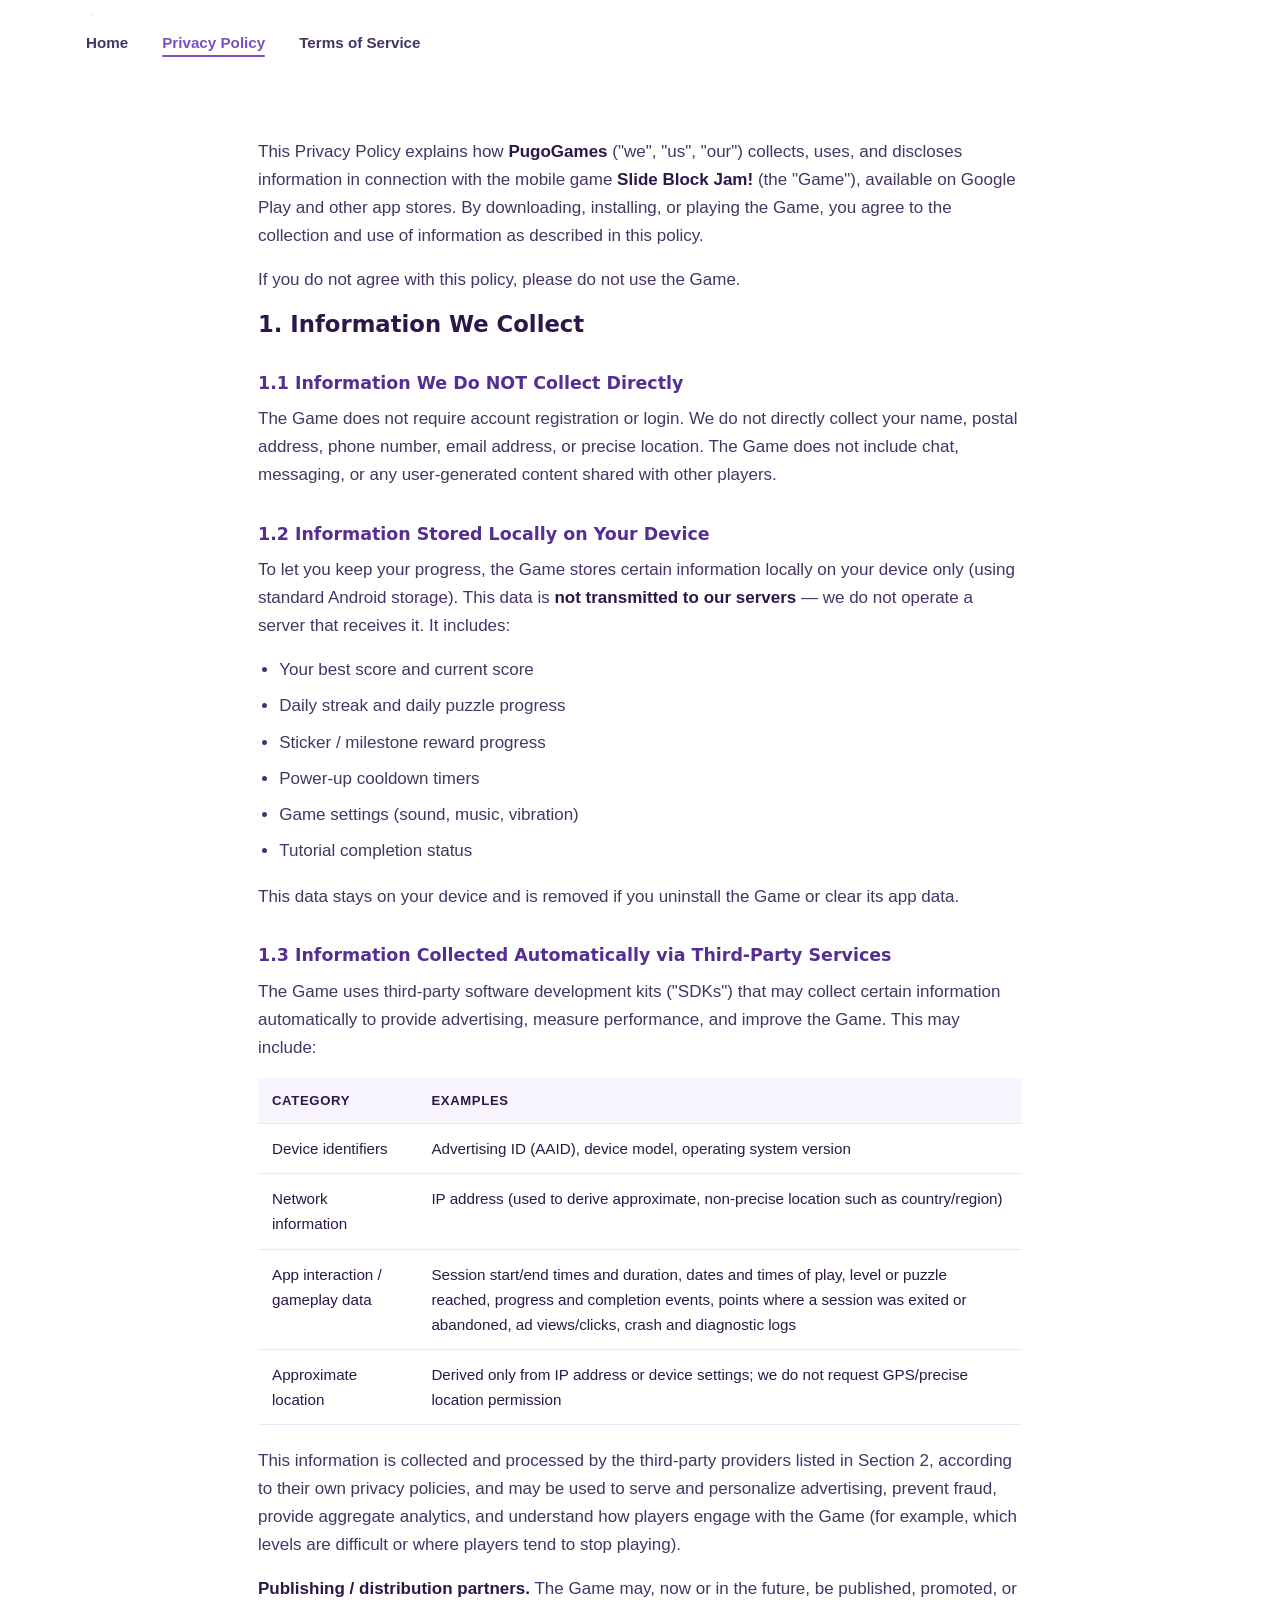
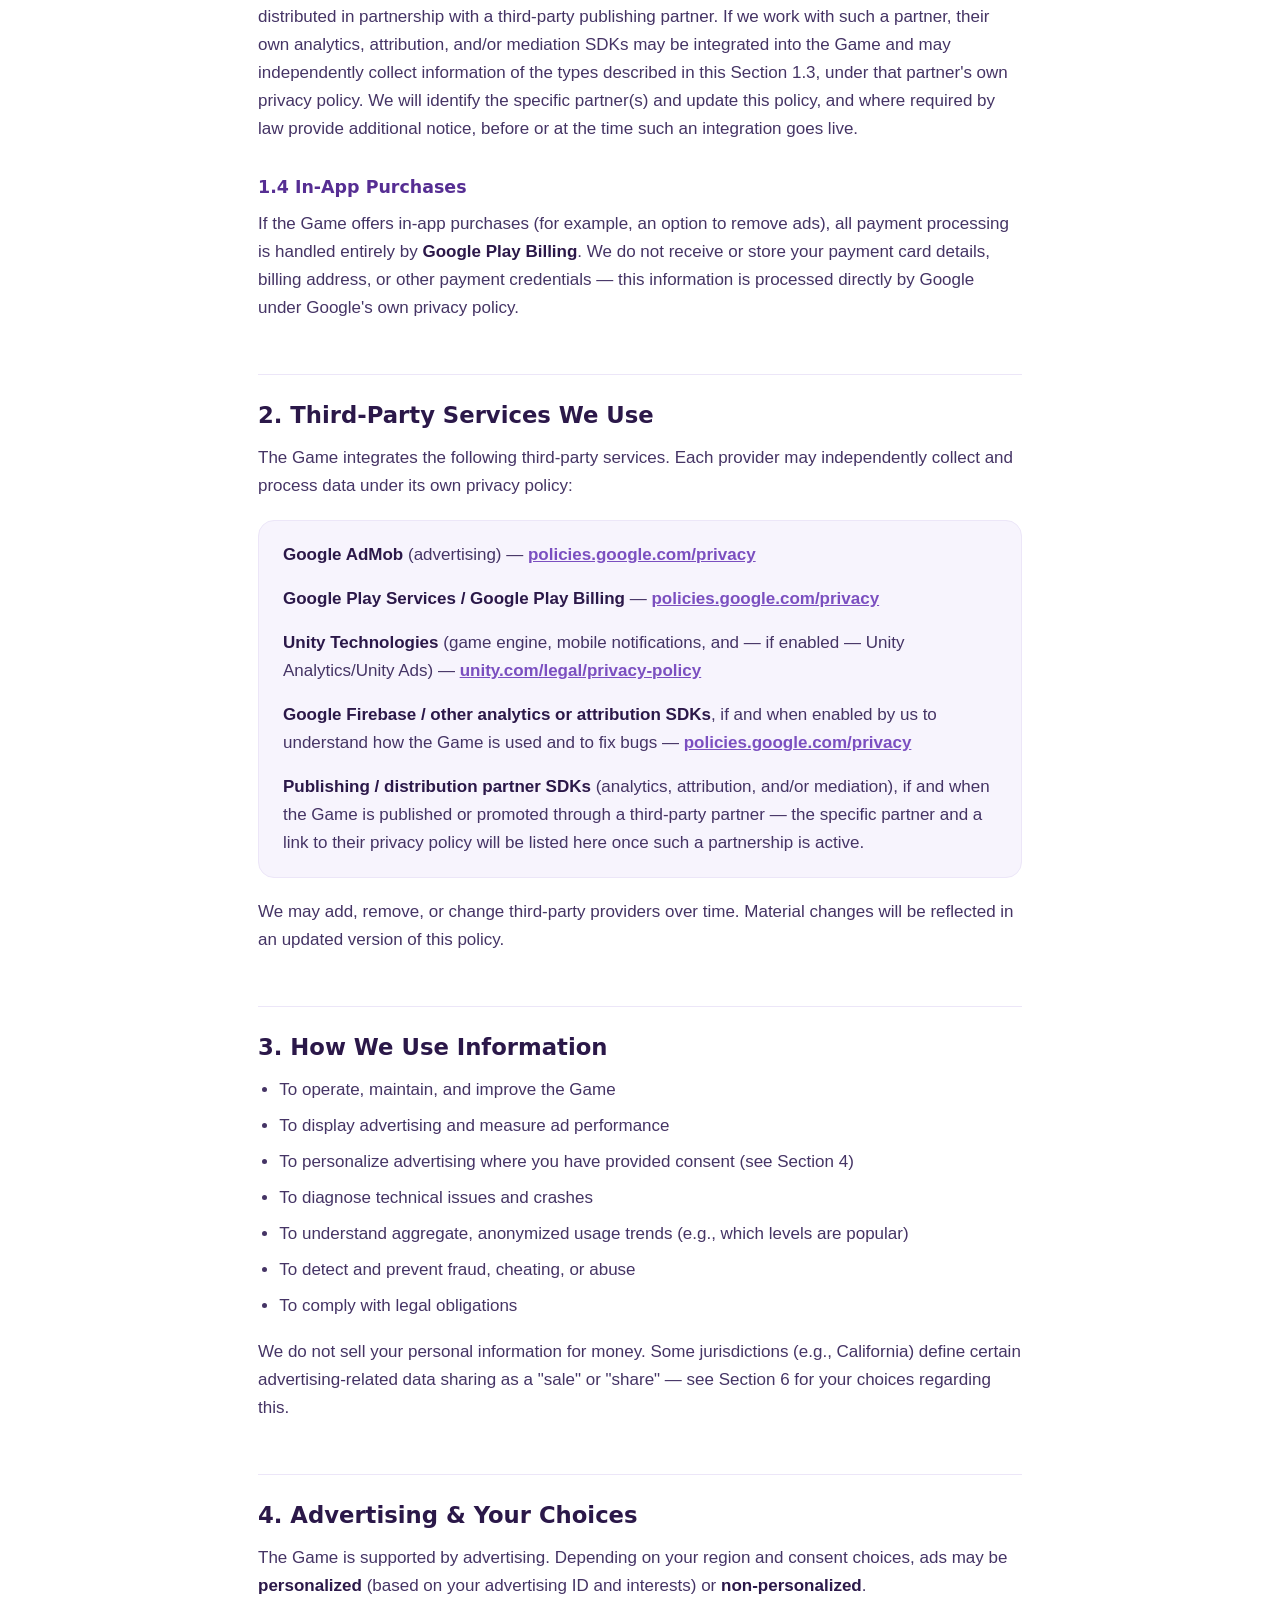
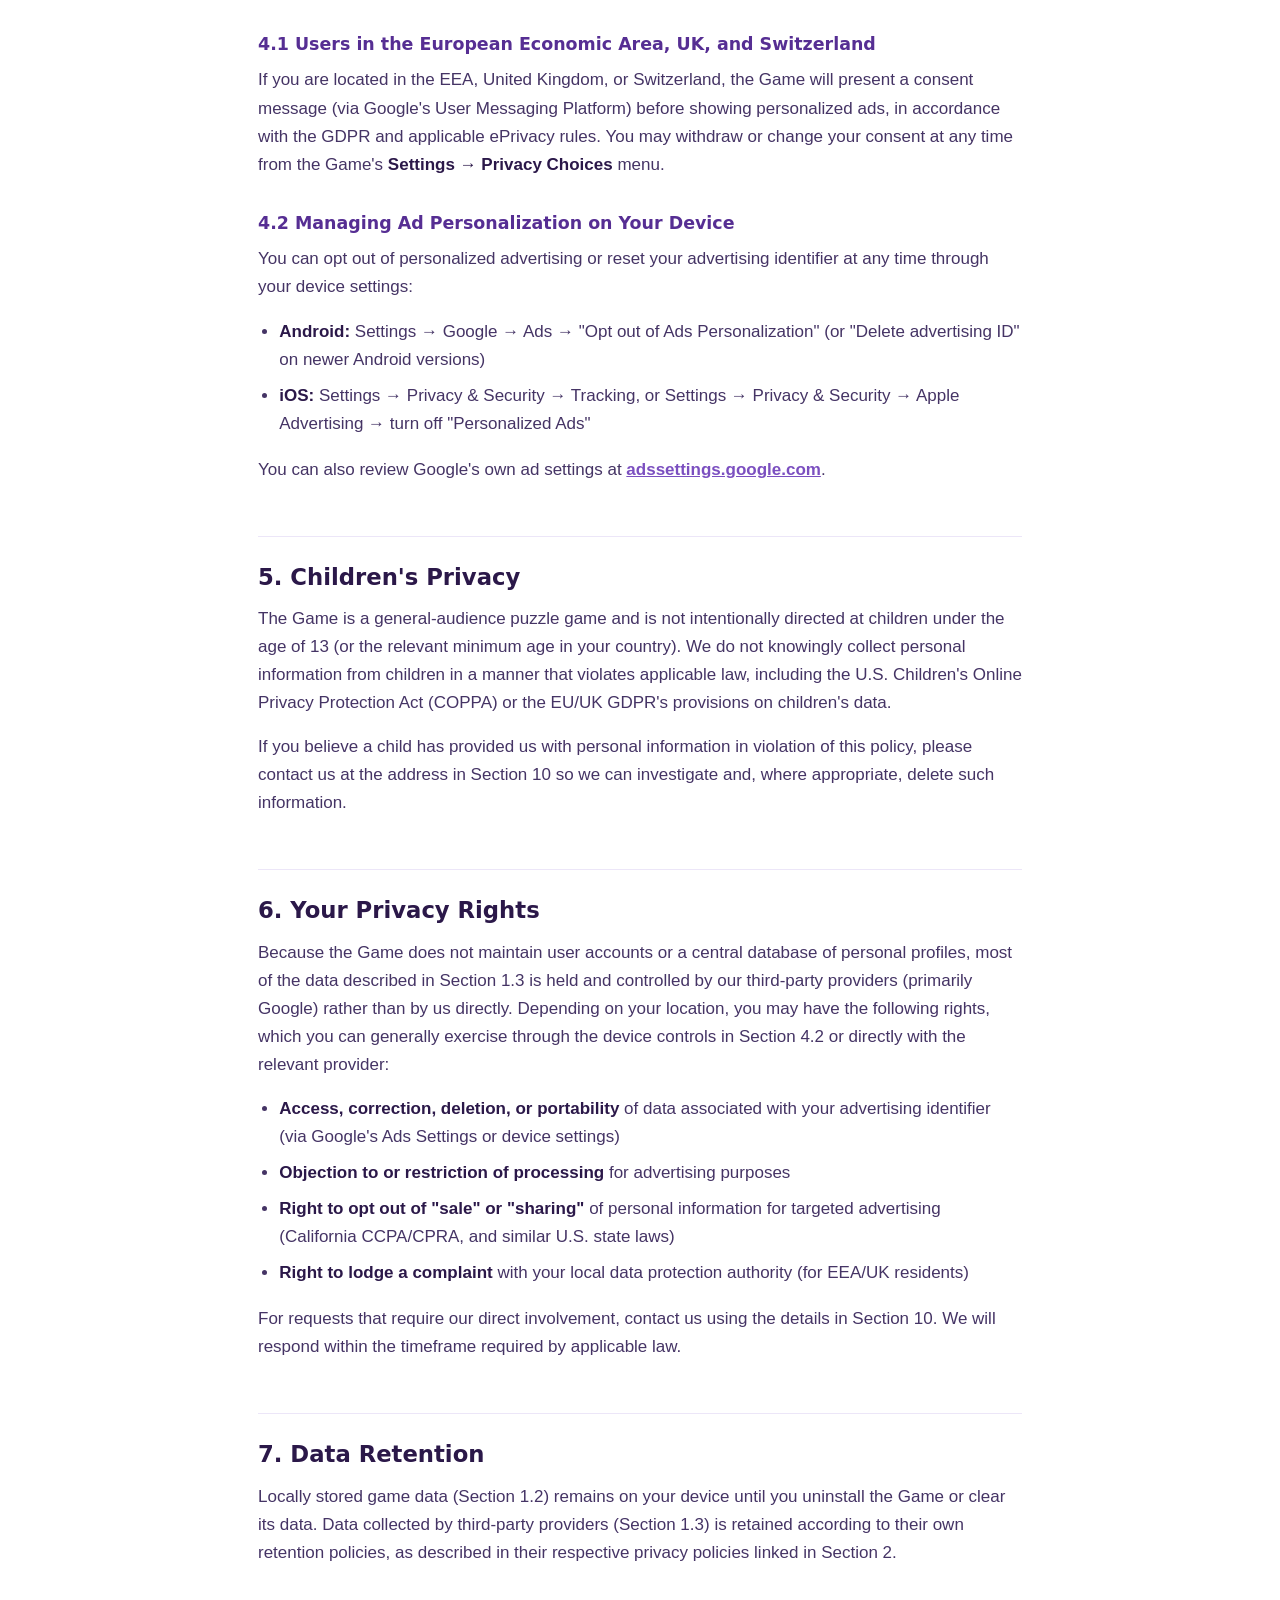
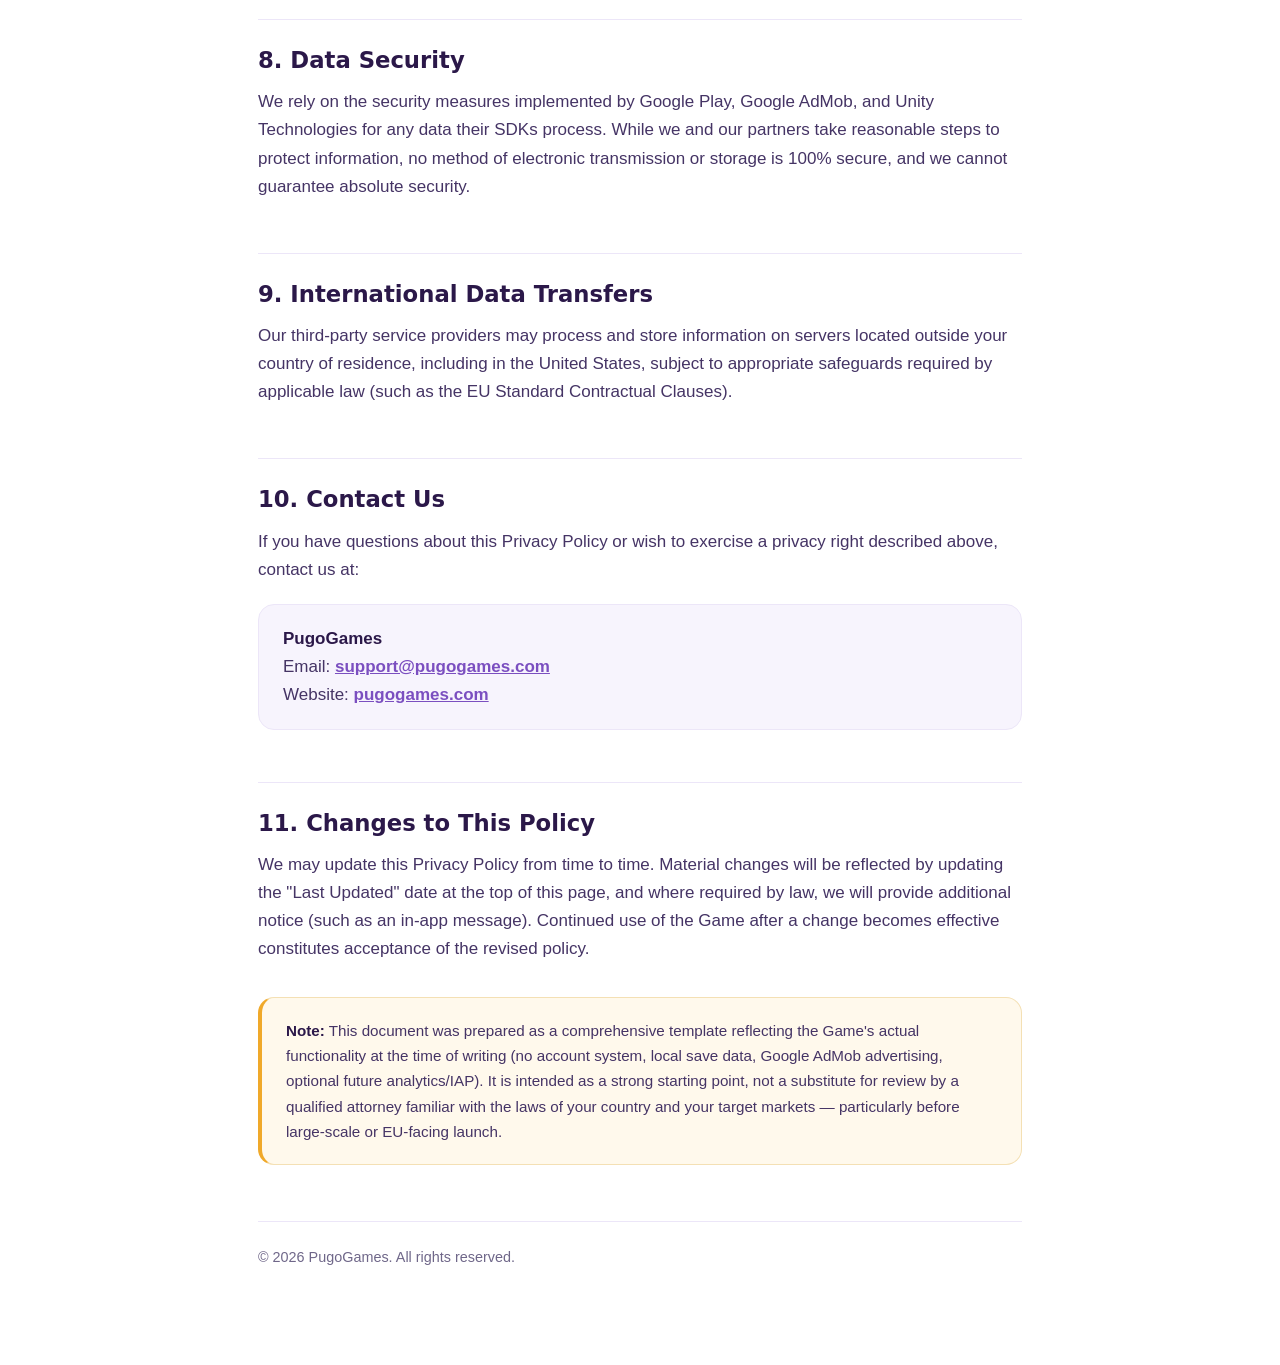
<file: privacy-index.html>
<!DOCTYPE html>
<html lang="en">
<head>
<meta charset="UTF-8">
<meta name="viewport" content="width=device-width, initial-scale=1.0">
<title>Privacy Policy — Slide Block Jam! | PugoGames</title>
<link rel="icon" href="../slide-block-jam-icon.png">
<link rel="stylesheet" href="../style.css">
</head>
<body>
<div class="bg-glow"></div>

<nav class="site-nav">
  <div class="wrap">
    <a href="../" class="brand">
      <img src="../pugo-logo.png" alt="PugoGames logo">
    </a>
    <ul class="nav-links">
      <li><a href="../">Home</a></li>
      <li><a href="../privacy/" class="current">Privacy Policy</a></li>
      <li><a href="../terms/">Terms of Service</a></li>
    </ul>
  </div>
</nav>

<div class="legal-wrap">

  <h1>Privacy Policy</h1>
  <div class="updated">Slide Block Jam! — Effective / Last Updated: July 26, 2026</div>

  <p>This Privacy Policy explains how <strong>PugoGames</strong> ("we", "us", "our") collects, uses,
  and discloses information in connection with the mobile game <strong>Slide Block Jam!</strong>
  (the "Game"), available on Google Play and other app stores. By downloading, installing, or
  playing the Game, you agree to the collection and use of information as described in this policy.</p>

  <p>If you do not agree with this policy, please do not use the Game.</p>

  <h2>1. Information We Collect</h2>

  <h3>1.1 Information We Do NOT Collect Directly</h3>
  <p>The Game does not require account registration or login. We do not directly collect your name,
  postal address, phone number, email address, or precise location. The Game does not include chat,
  messaging, or any user-generated content shared with other players.</p>

  <h3>1.2 Information Stored Locally on Your Device</h3>
  <p>To let you keep your progress, the Game stores certain information locally on your device only
  (using standard Android storage). This data is <strong>not transmitted to our servers</strong> —
  we do not operate a server that receives it. It includes:</p>
  <ul>
    <li>Your best score and current score</li>
    <li>Daily streak and daily puzzle progress</li>
    <li>Sticker / milestone reward progress</li>
    <li>Power-up cooldown timers</li>
    <li>Game settings (sound, music, vibration)</li>
    <li>Tutorial completion status</li>
  </ul>
  <p>This data stays on your device and is removed if you uninstall the Game or clear its app data.</p>

  <h3>1.3 Information Collected Automatically via Third-Party Services</h3>
  <p>The Game uses third-party software development kits ("SDKs") that may collect certain
  information automatically to provide advertising, measure performance, and improve the Game.
  This may include:</p>
  <table>
    <tr><th>Category</th><th>Examples</th></tr>
    <tr><td>Device identifiers</td><td>Advertising ID (AAID), device model, operating system version</td></tr>
    <tr><td>Network information</td><td>IP address (used to derive approximate, non-precise location such as country/region)</td></tr>
    <tr><td>App interaction / gameplay data</td><td>Session start/end times and duration, dates and times of play, level or puzzle
    reached, progress and completion events, points where a session was exited or abandoned, ad views/clicks, crash and
    diagnostic logs</td></tr>
    <tr><td>Approximate location</td><td>Derived only from IP address or device settings; we do not request GPS/precise location permission</td></tr>
  </table>
  <p>This information is collected and processed by the third-party providers listed in Section 2,
  according to their own privacy policies, and may be used to serve and personalize advertising,
  prevent fraud, provide aggregate analytics, and understand how players engage with the Game (for
  example, which levels are difficult or where players tend to stop playing).</p>
  <p><strong>Publishing / distribution partners.</strong> The Game may, now or in the future, be
  published, promoted, or distributed in partnership with a third-party publishing partner. If we
  work with such a partner, their own analytics, attribution, and/or mediation SDKs may be
  integrated into the Game and may independently collect information of the types described in this
  Section 1.3, under that partner's own privacy policy. We will identify the specific partner(s) and
  update this policy, and where required by law provide additional notice, before or at the time
  such an integration goes live.</p>

  <h3>1.4 In-App Purchases</h3>
  <p>If the Game offers in-app purchases (for example, an option to remove ads), all payment
  processing is handled entirely by <strong>Google Play Billing</strong>. We do not receive or
  store your payment card details, billing address, or other payment credentials — this
  information is processed directly by Google under Google's own privacy policy.</p>

  <h2>2. Third-Party Services We Use</h2>
  <p>The Game integrates the following third-party services. Each provider may independently
  collect and process data under its own privacy policy:</p>
  <div class="card">
    <p><strong>Google AdMob</strong> (advertising) —
    <a href="https://policies.google.com/privacy" target="_blank" rel="noopener">policies.google.com/privacy</a></p>
    <p><strong>Google Play Services / Google Play Billing</strong> —
    <a href="https://policies.google.com/privacy" target="_blank" rel="noopener">policies.google.com/privacy</a></p>
    <p><strong>Unity Technologies</strong> (game engine, mobile notifications, and — if enabled —
    Unity Analytics/Unity Ads) —
    <a href="https://unity.com/legal/privacy-policy" target="_blank" rel="noopener">unity.com/legal/privacy-policy</a></p>
    <p><strong>Google Firebase / other analytics or attribution SDKs</strong>, if and when enabled
    by us to understand how the Game is used and to fix bugs —
    <a href="https://policies.google.com/privacy" target="_blank" rel="noopener">policies.google.com/privacy</a></p>
    <p><strong>Publishing / distribution partner SDKs</strong> (analytics, attribution, and/or
    mediation), if and when the Game is published or promoted through a third-party partner — the
    specific partner and a link to their privacy policy will be listed here once such a partnership
    is active.</p>
  </div>
  <p>We may add, remove, or change third-party providers over time. Material changes will be
  reflected in an updated version of this policy.</p>

  <h2>3. How We Use Information</h2>
  <ul>
    <li>To operate, maintain, and improve the Game</li>
    <li>To display advertising and measure ad performance</li>
    <li>To personalize advertising where you have provided consent (see Section 4)</li>
    <li>To diagnose technical issues and crashes</li>
    <li>To understand aggregate, anonymized usage trends (e.g., which levels are popular)</li>
    <li>To detect and prevent fraud, cheating, or abuse</li>
    <li>To comply with legal obligations</li>
  </ul>
  <p>We do not sell your personal information for money. Some jurisdictions (e.g., California)
  define certain advertising-related data sharing as a "sale" or "share" — see Section 6 for your
  choices regarding this.</p>

  <h2>4. Advertising &amp; Your Choices</h2>
  <p>The Game is supported by advertising. Depending on your region and consent choices, ads may
  be <strong>personalized</strong> (based on your advertising ID and interests) or
  <strong>non-personalized</strong>.</p>

  <h3>4.1 Users in the European Economic Area, UK, and Switzerland</h3>
  <p>If you are located in the EEA, United Kingdom, or Switzerland, the Game will present a consent
  message (via Google's User Messaging Platform) before showing personalized ads, in accordance
  with the GDPR and applicable ePrivacy rules. You may withdraw or change your consent at any time
  from the Game's <strong>Settings → Privacy Choices</strong> menu.</p>

  <h3>4.2 Managing Ad Personalization on Your Device</h3>
  <p>You can opt out of personalized advertising or reset your advertising identifier at any time
  through your device settings:</p>
  <ul>
    <li><strong>Android:</strong> Settings → Google → Ads → "Opt out of Ads Personalization" (or
    "Delete advertising ID" on newer Android versions)</li>
    <li><strong>iOS:</strong> Settings → Privacy &amp; Security → Tracking, or Settings → Privacy
    &amp; Security → Apple Advertising → turn off "Personalized Ads"</li>
  </ul>
  <p>You can also review Google's own ad settings at
  <a href="https://adssettings.google.com" target="_blank" rel="noopener">adssettings.google.com</a>.</p>

  <h2>5. Children's Privacy</h2>
  <p>The Game is a general-audience puzzle game and is not intentionally directed at children under
  the age of 13 (or the relevant minimum age in your country). We do not knowingly collect personal
  information from children in a manner that violates applicable law, including the U.S. Children's
  Online Privacy Protection Act (COPPA) or the EU/UK GDPR's provisions on children's data.</p>
  <p>If you believe a child has provided us with personal information in violation of this policy,
  please contact us at the address in Section 10 so we can investigate and, where appropriate,
  delete such information.</p>

  <h2>6. Your Privacy Rights</h2>
  <p>Because the Game does not maintain user accounts or a central database of personal profiles,
  most of the data described in Section 1.3 is held and controlled by our third-party providers
  (primarily Google) rather than by us directly. Depending on your location, you may have the
  following rights, which you can generally exercise through the device controls in Section 4.2 or
  directly with the relevant provider:</p>
  <ul>
    <li><strong>Access, correction, deletion, or portability</strong> of data associated with your
    advertising identifier (via Google's Ads Settings or device settings)</li>
    <li><strong>Objection to or restriction of processing</strong> for advertising purposes</li>
    <li><strong>Right to opt out of "sale" or "sharing"</strong> of personal information for
    targeted advertising (California CCPA/CPRA, and similar U.S. state laws)</li>
    <li><strong>Right to lodge a complaint</strong> with your local data protection authority
    (for EEA/UK residents)</li>
  </ul>
  <p>For requests that require our direct involvement, contact us using the details in Section 10.
  We will respond within the timeframe required by applicable law.</p>

  <h2>7. Data Retention</h2>
  <p>Locally stored game data (Section 1.2) remains on your device until you uninstall the Game or
  clear its data. Data collected by third-party providers (Section 1.3) is retained according to
  their own retention policies, as described in their respective privacy policies linked in
  Section 2.</p>

  <h2>8. Data Security</h2>
  <p>We rely on the security measures implemented by Google Play, Google AdMob, and Unity
  Technologies for any data their SDKs process. While we and our partners take reasonable steps to
  protect information, no method of electronic transmission or storage is 100% secure, and we
  cannot guarantee absolute security.</p>

  <h2>9. International Data Transfers</h2>
  <p>Our third-party service providers may process and store information on servers located outside
  your country of residence, including in the United States, subject to appropriate safeguards
  required by applicable law (such as the EU Standard Contractual Clauses).</p>

  <h2>10. Contact Us</h2>
  <p>If you have questions about this Privacy Policy or wish to exercise a privacy right described
  above, contact us at:</p>
  <div class="card">
    <p><strong>PugoGames</strong><br>
    Email: <a href="mailto:support@pugogames.com">support@pugogames.com</a><br>
    Website: <a href="https://pugogames.com">pugogames.com</a></p>
  </div>

  <h2>11. Changes to This Policy</h2>
  <p>We may update this Privacy Policy from time to time. Material changes will be reflected by
  updating the "Last Updated" date at the top of this page, and where required by law, we will
  provide additional notice (such as an in-app message). Continued use of the Game after a change
  becomes effective constitutes acceptance of the revised policy.</p>

  <div class="notice">
    <strong>Note:</strong> This document was prepared as a comprehensive template reflecting the
    Game's actual functionality at the time of writing (no account system, local save data, Google
    AdMob advertising, optional future analytics/IAP). It is intended as a strong starting point,
    not a substitute for review by a qualified attorney familiar with the laws of your country and
    your target markets — particularly before large-scale or EU-facing launch.
  </div>

  <footer>© 2026 PugoGames. All rights reserved.</footer>
</div>
</body>
</html>
</file>
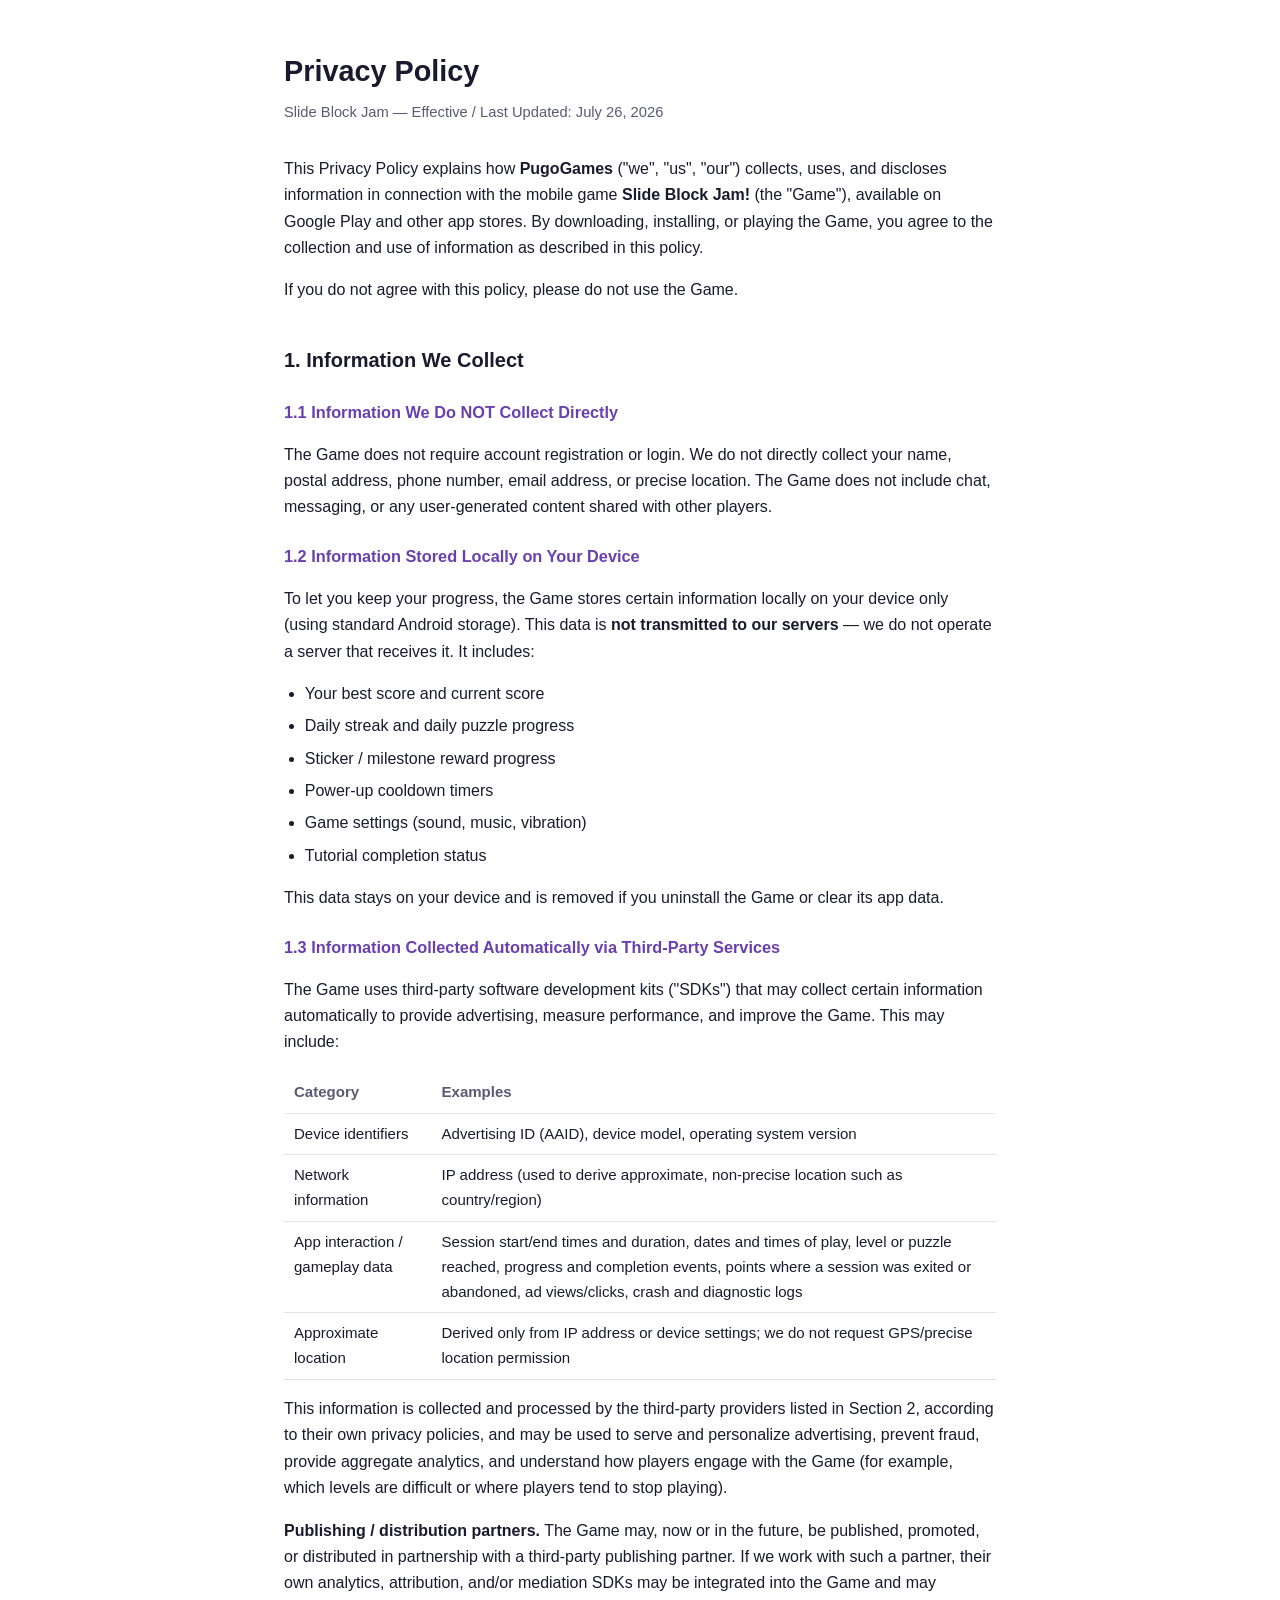
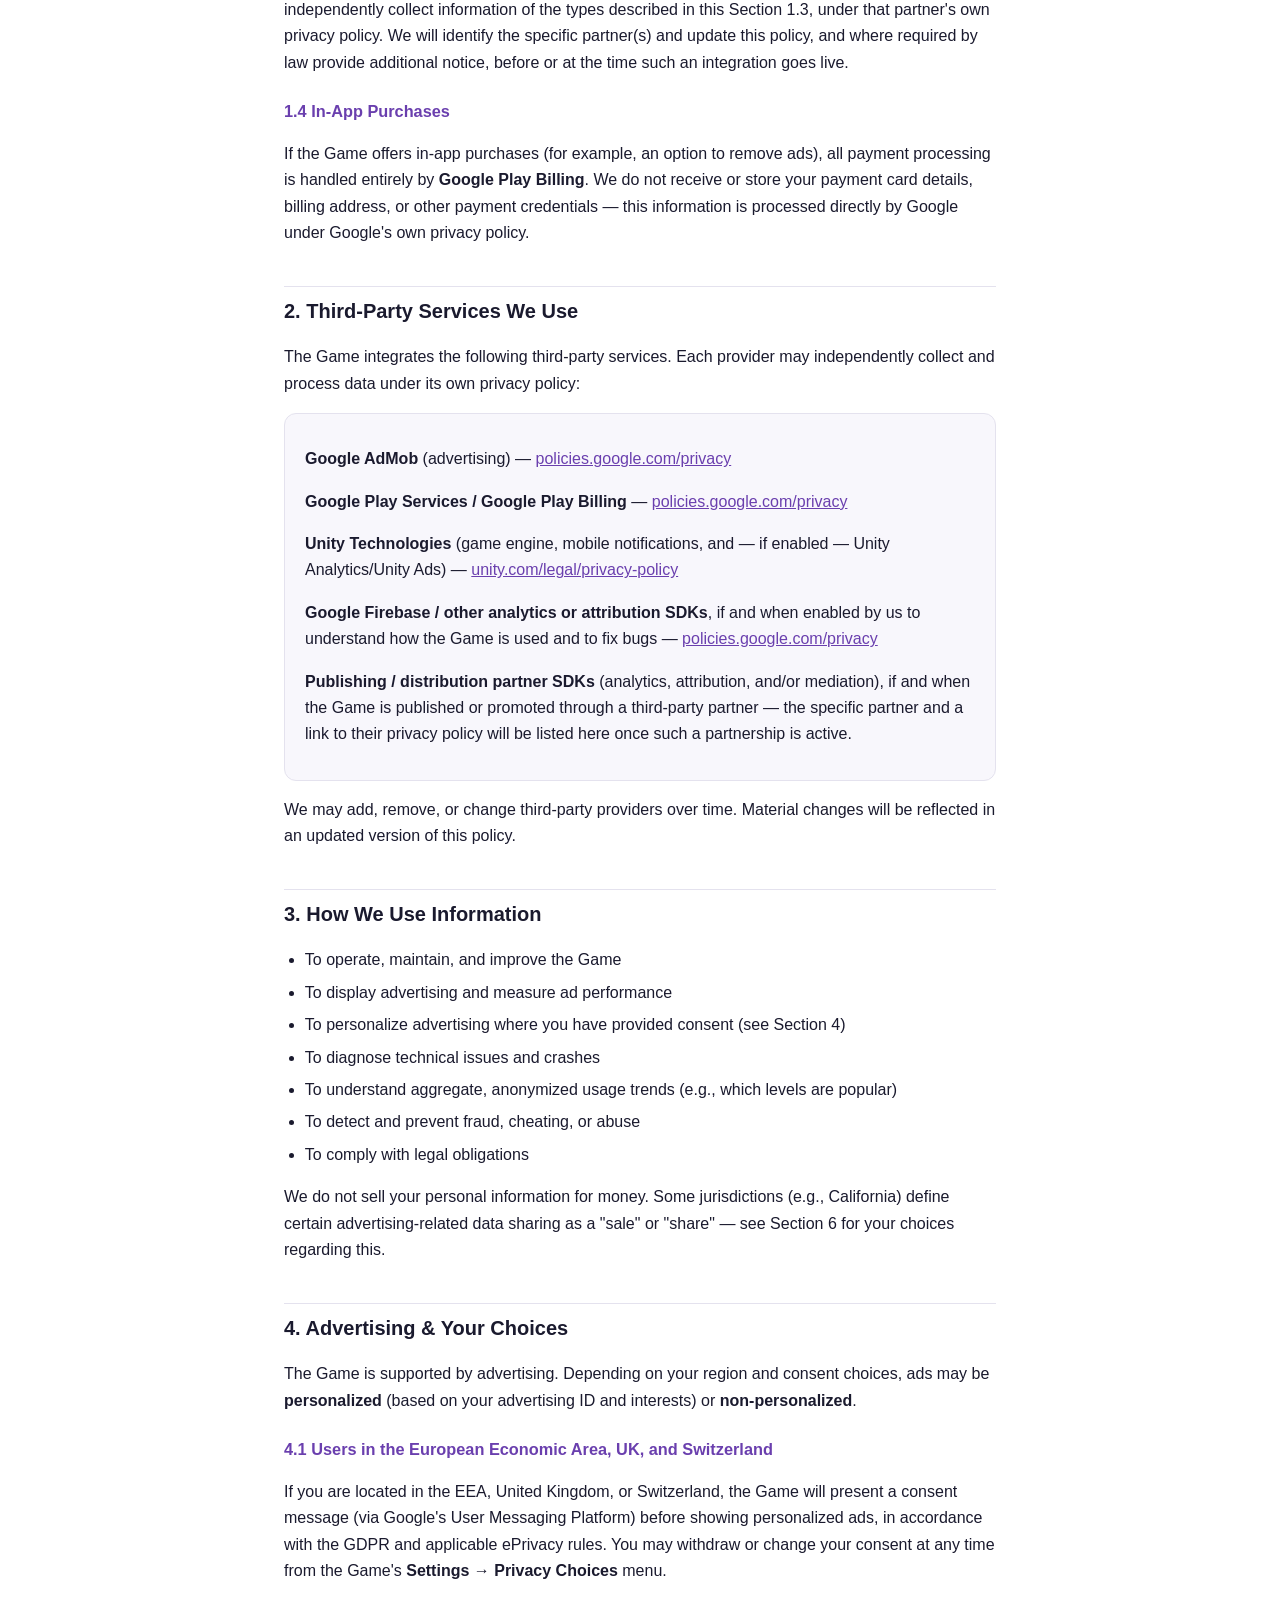
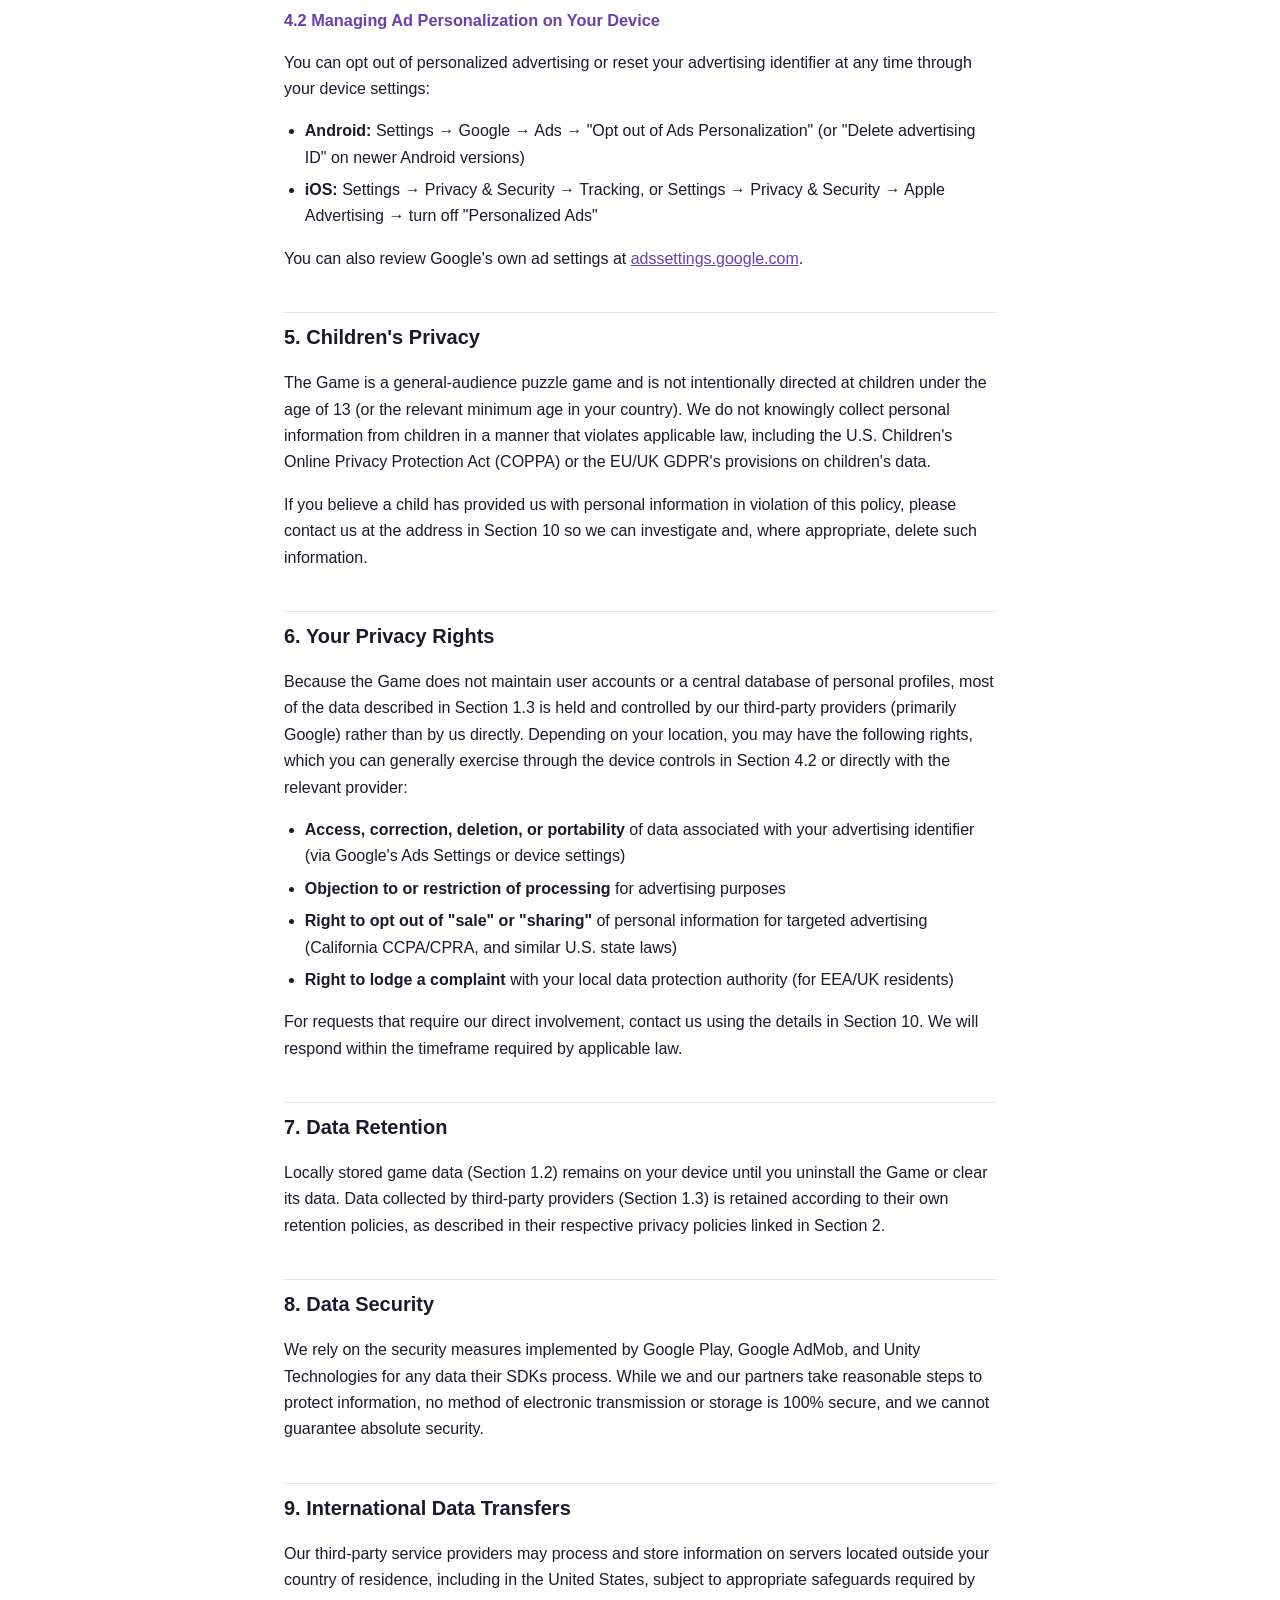
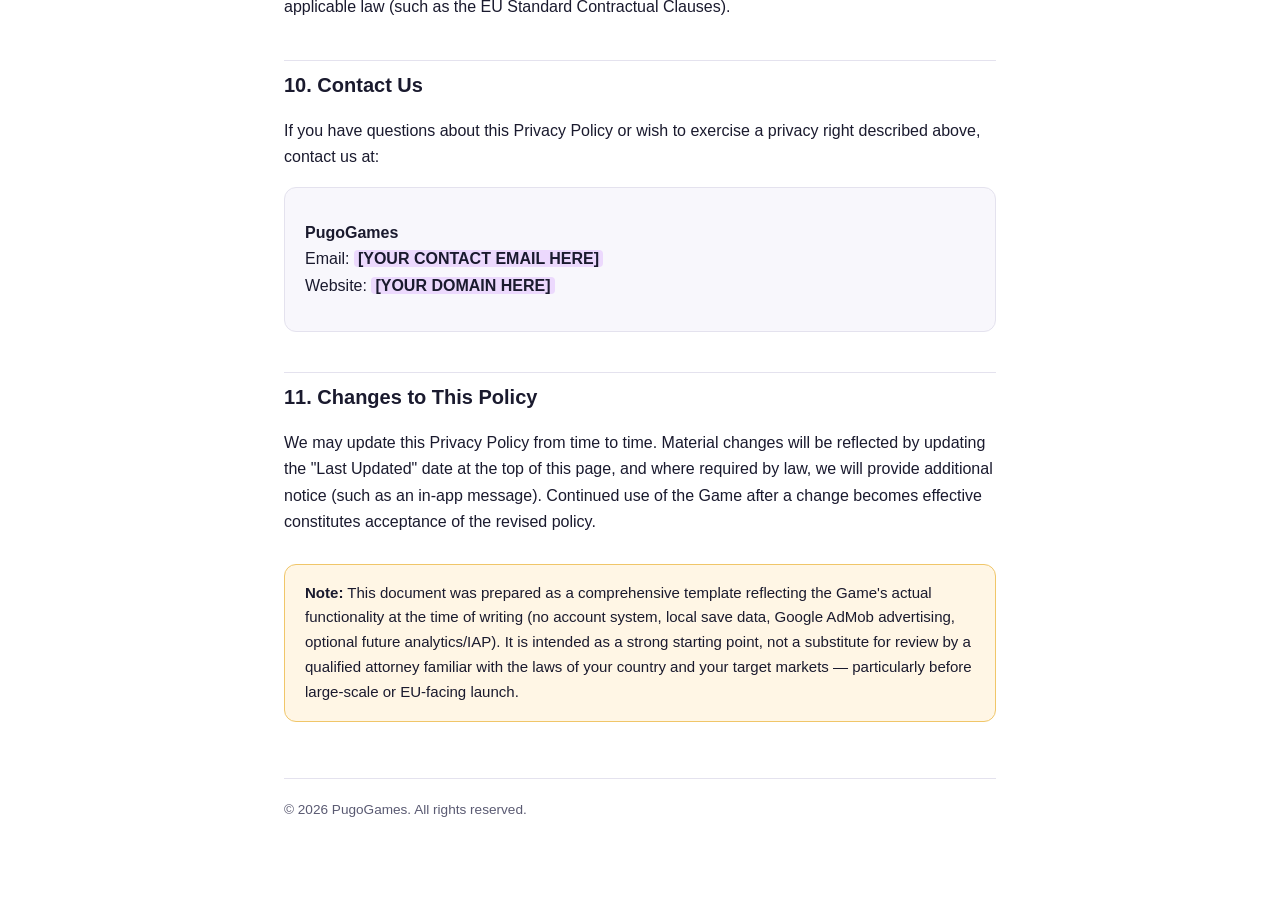
<file: privacy-policy.html>
<!DOCTYPE html>
<html lang="en">
<head>
<meta charset="UTF-8">
<meta name="viewport" content="width=device-width, initial-scale=1.0">
<title>Privacy Policy — Slide Block Jam</title>
<style>
  :root{
    --bg:#ffffff; --fg:#1a1a2e; --muted:#5a5a72; --accent:#6a3fae;
    --line:#e4e2ee; --card:#f8f7fc; --warn-bg:#fff6e5; --warn-bd:#f0c669;
  }
  @media (prefers-color-scheme: dark){
    :root{ --bg:#14121f; --fg:#efeef7; --muted:#a9a6c2; --accent:#b79bef;
           --line:#2c2843; --card:#1c1930; --warn-bg:#332a12; --warn-bd:#8a6a1f; }
  }
  *{box-sizing:border-box}
  body{
    margin:0; background:var(--bg); color:var(--fg);
    font-family:-apple-system,BlinkMacSystemFont,"Segoe UI",Roboto,Helvetica,Arial,sans-serif;
    line-height:1.65; font-size:16px;
  }
  .wrap{max-width:760px; margin:0 auto; padding:48px 24px 96px}
  h1{font-size:1.8rem; margin:0 0 4px}
  .updated{color:var(--muted); font-size:0.92rem; margin-bottom:32px}
  h2{font-size:1.25rem; margin:40px 0 12px; padding-top:8px; border-top:1px solid var(--line)}
  h2:first-of-type{border-top:none; padding-top:0}
  h3{font-size:1.02rem; margin:22px 0 8px; color:var(--accent)}
  p, li{color:var(--fg)}
  ul{padding-left:1.3em}
  li{margin-bottom:6px}
  a{color:var(--accent)}
  .card{background:var(--card); border:1px solid var(--line); border-radius:12px; padding:16px 20px; margin:16px 0}
  .notice{background:var(--warn-bg); border:1px solid var(--warn-bd); border-radius:12px; padding:16px 20px; margin:28px 0; font-size:0.94rem}
  .fill{background:rgba(180,80,255,0.18); border-radius:4px; padding:0 4px; font-weight:600}
  table{width:100%; border-collapse:collapse; margin:12px 0}
  th,td{text-align:left; padding:8px 10px; border-bottom:1px solid var(--line); font-size:0.94rem; vertical-align:top}
  th{color:var(--muted); font-weight:600}
  footer{margin-top:56px; padding-top:20px; border-top:1px solid var(--line); color:var(--muted); font-size:0.85rem}
</style>
</head>
<body>
<div class="wrap">

  <h1>Privacy Policy</h1>
  <div class="updated">Slide Block Jam — Effective / Last Updated: July 26, 2026</div>

  <p>This Privacy Policy explains how <strong>PugoGames</strong> ("we", "us", "our") collects, uses,
  and discloses information in connection with the mobile game <strong>Slide Block Jam!</strong>
  (the "Game"), available on Google Play and other app stores. By downloading, installing, or
  playing the Game, you agree to the collection and use of information as described in this policy.</p>

  <p>If you do not agree with this policy, please do not use the Game.</p>

  <h2>1. Information We Collect</h2>

  <h3>1.1 Information We Do NOT Collect Directly</h3>
  <p>The Game does not require account registration or login. We do not directly collect your name,
  postal address, phone number, email address, or precise location. The Game does not include chat,
  messaging, or any user-generated content shared with other players.</p>

  <h3>1.2 Information Stored Locally on Your Device</h3>
  <p>To let you keep your progress, the Game stores certain information locally on your device only
  (using standard Android storage). This data is <strong>not transmitted to our servers</strong> —
  we do not operate a server that receives it. It includes:</p>
  <ul>
    <li>Your best score and current score</li>
    <li>Daily streak and daily puzzle progress</li>
    <li>Sticker / milestone reward progress</li>
    <li>Power-up cooldown timers</li>
    <li>Game settings (sound, music, vibration)</li>
    <li>Tutorial completion status</li>
  </ul>
  <p>This data stays on your device and is removed if you uninstall the Game or clear its app data.</p>

  <h3>1.3 Information Collected Automatically via Third-Party Services</h3>
  <p>The Game uses third-party software development kits ("SDKs") that may collect certain
  information automatically to provide advertising, measure performance, and improve the Game.
  This may include:</p>
  <table>
    <tr><th>Category</th><th>Examples</th></tr>
    <tr><td>Device identifiers</td><td>Advertising ID (AAID), device model, operating system version</td></tr>
    <tr><td>Network information</td><td>IP address (used to derive approximate, non-precise location such as country/region)</td></tr>
    <tr><td>App interaction / gameplay data</td><td>Session start/end times and duration, dates and times of play, level or puzzle
    reached, progress and completion events, points where a session was exited or abandoned, ad views/clicks, crash and
    diagnostic logs</td></tr>
    <tr><td>Approximate location</td><td>Derived only from IP address or device settings; we do not request GPS/precise location permission</td></tr>
  </table>
  <p>This information is collected and processed by the third-party providers listed in Section 2,
  according to their own privacy policies, and may be used to serve and personalize advertising,
  prevent fraud, provide aggregate analytics, and understand how players engage with the Game (for
  example, which levels are difficult or where players tend to stop playing).</p>
  <p><strong>Publishing / distribution partners.</strong> The Game may, now or in the future, be
  published, promoted, or distributed in partnership with a third-party publishing partner. If we
  work with such a partner, their own analytics, attribution, and/or mediation SDKs may be
  integrated into the Game and may independently collect information of the types described in this
  Section 1.3, under that partner's own privacy policy. We will identify the specific partner(s) and
  update this policy, and where required by law provide additional notice, before or at the time
  such an integration goes live.</p>

  <h3>1.4 In-App Purchases</h3>
  <p>If the Game offers in-app purchases (for example, an option to remove ads), all payment
  processing is handled entirely by <strong>Google Play Billing</strong>. We do not receive or
  store your payment card details, billing address, or other payment credentials — this
  information is processed directly by Google under Google's own privacy policy.</p>

  <h2>2. Third-Party Services We Use</h2>
  <p>The Game integrates the following third-party services. Each provider may independently
  collect and process data under its own privacy policy:</p>
  <div class="card">
    <p><strong>Google AdMob</strong> (advertising) —
    <a href="https://policies.google.com/privacy" target="_blank" rel="noopener">policies.google.com/privacy</a></p>
    <p><strong>Google Play Services / Google Play Billing</strong> —
    <a href="https://policies.google.com/privacy" target="_blank" rel="noopener">policies.google.com/privacy</a></p>
    <p><strong>Unity Technologies</strong> (game engine, mobile notifications, and — if enabled —
    Unity Analytics/Unity Ads) —
    <a href="https://unity.com/legal/privacy-policy" target="_blank" rel="noopener">unity.com/legal/privacy-policy</a></p>
    <p><strong>Google Firebase / other analytics or attribution SDKs</strong>, if and when enabled
    by us to understand how the Game is used and to fix bugs —
    <a href="https://policies.google.com/privacy" target="_blank" rel="noopener">policies.google.com/privacy</a></p>
    <p><strong>Publishing / distribution partner SDKs</strong> (analytics, attribution, and/or
    mediation), if and when the Game is published or promoted through a third-party partner — the
    specific partner and a link to their privacy policy will be listed here once such a partnership
    is active.</p>
  </div>
  <p>We may add, remove, or change third-party providers over time. Material changes will be
  reflected in an updated version of this policy.</p>

  <h2>3. How We Use Information</h2>
  <ul>
    <li>To operate, maintain, and improve the Game</li>
    <li>To display advertising and measure ad performance</li>
    <li>To personalize advertising where you have provided consent (see Section 4)</li>
    <li>To diagnose technical issues and crashes</li>
    <li>To understand aggregate, anonymized usage trends (e.g., which levels are popular)</li>
    <li>To detect and prevent fraud, cheating, or abuse</li>
    <li>To comply with legal obligations</li>
  </ul>
  <p>We do not sell your personal information for money. Some jurisdictions (e.g., California)
  define certain advertising-related data sharing as a "sale" or "share" — see Section 6 for your
  choices regarding this.</p>

  <h2>4. Advertising &amp; Your Choices</h2>
  <p>The Game is supported by advertising. Depending on your region and consent choices, ads may
  be <strong>personalized</strong> (based on your advertising ID and interests) or
  <strong>non-personalized</strong>.</p>

  <h3>4.1 Users in the European Economic Area, UK, and Switzerland</h3>
  <p>If you are located in the EEA, United Kingdom, or Switzerland, the Game will present a consent
  message (via Google's User Messaging Platform) before showing personalized ads, in accordance
  with the GDPR and applicable ePrivacy rules. You may withdraw or change your consent at any time
  from the Game's <strong>Settings → Privacy Choices</strong> menu.</p>

  <h3>4.2 Managing Ad Personalization on Your Device</h3>
  <p>You can opt out of personalized advertising or reset your advertising identifier at any time
  through your device settings:</p>
  <ul>
    <li><strong>Android:</strong> Settings → Google → Ads → "Opt out of Ads Personalization" (or
    "Delete advertising ID" on newer Android versions)</li>
    <li><strong>iOS:</strong> Settings → Privacy &amp; Security → Tracking, or Settings → Privacy
    &amp; Security → Apple Advertising → turn off "Personalized Ads"</li>
  </ul>
  <p>You can also review Google's own ad settings at
  <a href="https://adssettings.google.com" target="_blank" rel="noopener">adssettings.google.com</a>.</p>

  <h2>5. Children's Privacy</h2>
  <p>The Game is a general-audience puzzle game and is not intentionally directed at children under
  the age of 13 (or the relevant minimum age in your country). We do not knowingly collect personal
  information from children in a manner that violates applicable law, including the U.S. Children's
  Online Privacy Protection Act (COPPA) or the EU/UK GDPR's provisions on children's data.</p>
  <p>If you believe a child has provided us with personal information in violation of this policy,
  please contact us at the address in Section 10 so we can investigate and, where appropriate,
  delete such information.</p>

  <h2>6. Your Privacy Rights</h2>
  <p>Because the Game does not maintain user accounts or a central database of personal profiles,
  most of the data described in Section 1.3 is held and controlled by our third-party providers
  (primarily Google) rather than by us directly. Depending on your location, you may have the
  following rights, which you can generally exercise through the device controls in Section 4.2 or
  directly with the relevant provider:</p>
  <ul>
    <li><strong>Access, correction, deletion, or portability</strong> of data associated with your
    advertising identifier (via Google's Ads Settings or device settings)</li>
    <li><strong>Objection to or restriction of processing</strong> for advertising purposes</li>
    <li><strong>Right to opt out of "sale" or "sharing"</strong> of personal information for
    targeted advertising (California CCPA/CPRA, and similar U.S. state laws)</li>
    <li><strong>Right to lodge a complaint</strong> with your local data protection authority
    (for EEA/UK residents)</li>
  </ul>
  <p>For requests that require our direct involvement, contact us using the details in Section 10.
  We will respond within the timeframe required by applicable law.</p>

  <h2>7. Data Retention</h2>
  <p>Locally stored game data (Section 1.2) remains on your device until you uninstall the Game or
  clear its data. Data collected by third-party providers (Section 1.3) is retained according to
  their own retention policies, as described in their respective privacy policies linked in
  Section 2.</p>

  <h2>8. Data Security</h2>
  <p>We rely on the security measures implemented by Google Play, Google AdMob, and Unity
  Technologies for any data their SDKs process. While we and our partners take reasonable steps to
  protect information, no method of electronic transmission or storage is 100% secure, and we
  cannot guarantee absolute security.</p>

  <h2>9. International Data Transfers</h2>
  <p>Our third-party service providers may process and store information on servers located outside
  your country of residence, including in the United States, subject to appropriate safeguards
  required by applicable law (such as the EU Standard Contractual Clauses).</p>

  <h2>10. Contact Us</h2>
  <p>If you have questions about this Privacy Policy or wish to exercise a privacy right described
  above, contact us at:</p>
  <div class="card">
    <p><strong>PugoGames</strong><br>
    Email: <span class="fill">[YOUR CONTACT EMAIL HERE]</span><br>
    Website: <span class="fill">[YOUR DOMAIN HERE]</span></p>
  </div>

  <h2>11. Changes to This Policy</h2>
  <p>We may update this Privacy Policy from time to time. Material changes will be reflected by
  updating the "Last Updated" date at the top of this page, and where required by law, we will
  provide additional notice (such as an in-app message). Continued use of the Game after a change
  becomes effective constitutes acceptance of the revised policy.</p>

  <div class="notice">
    <strong>Note:</strong> This document was prepared as a comprehensive template reflecting the
    Game's actual functionality at the time of writing (no account system, local save data, Google
    AdMob advertising, optional future analytics/IAP). It is intended as a strong starting point,
    not a substitute for review by a qualified attorney familiar with the laws of your country and
    your target markets — particularly before large-scale or EU-facing launch.
  </div>

  <footer>© 2026 PugoGames. All rights reserved.</footer>
</div>
</body>
</html>
</file>
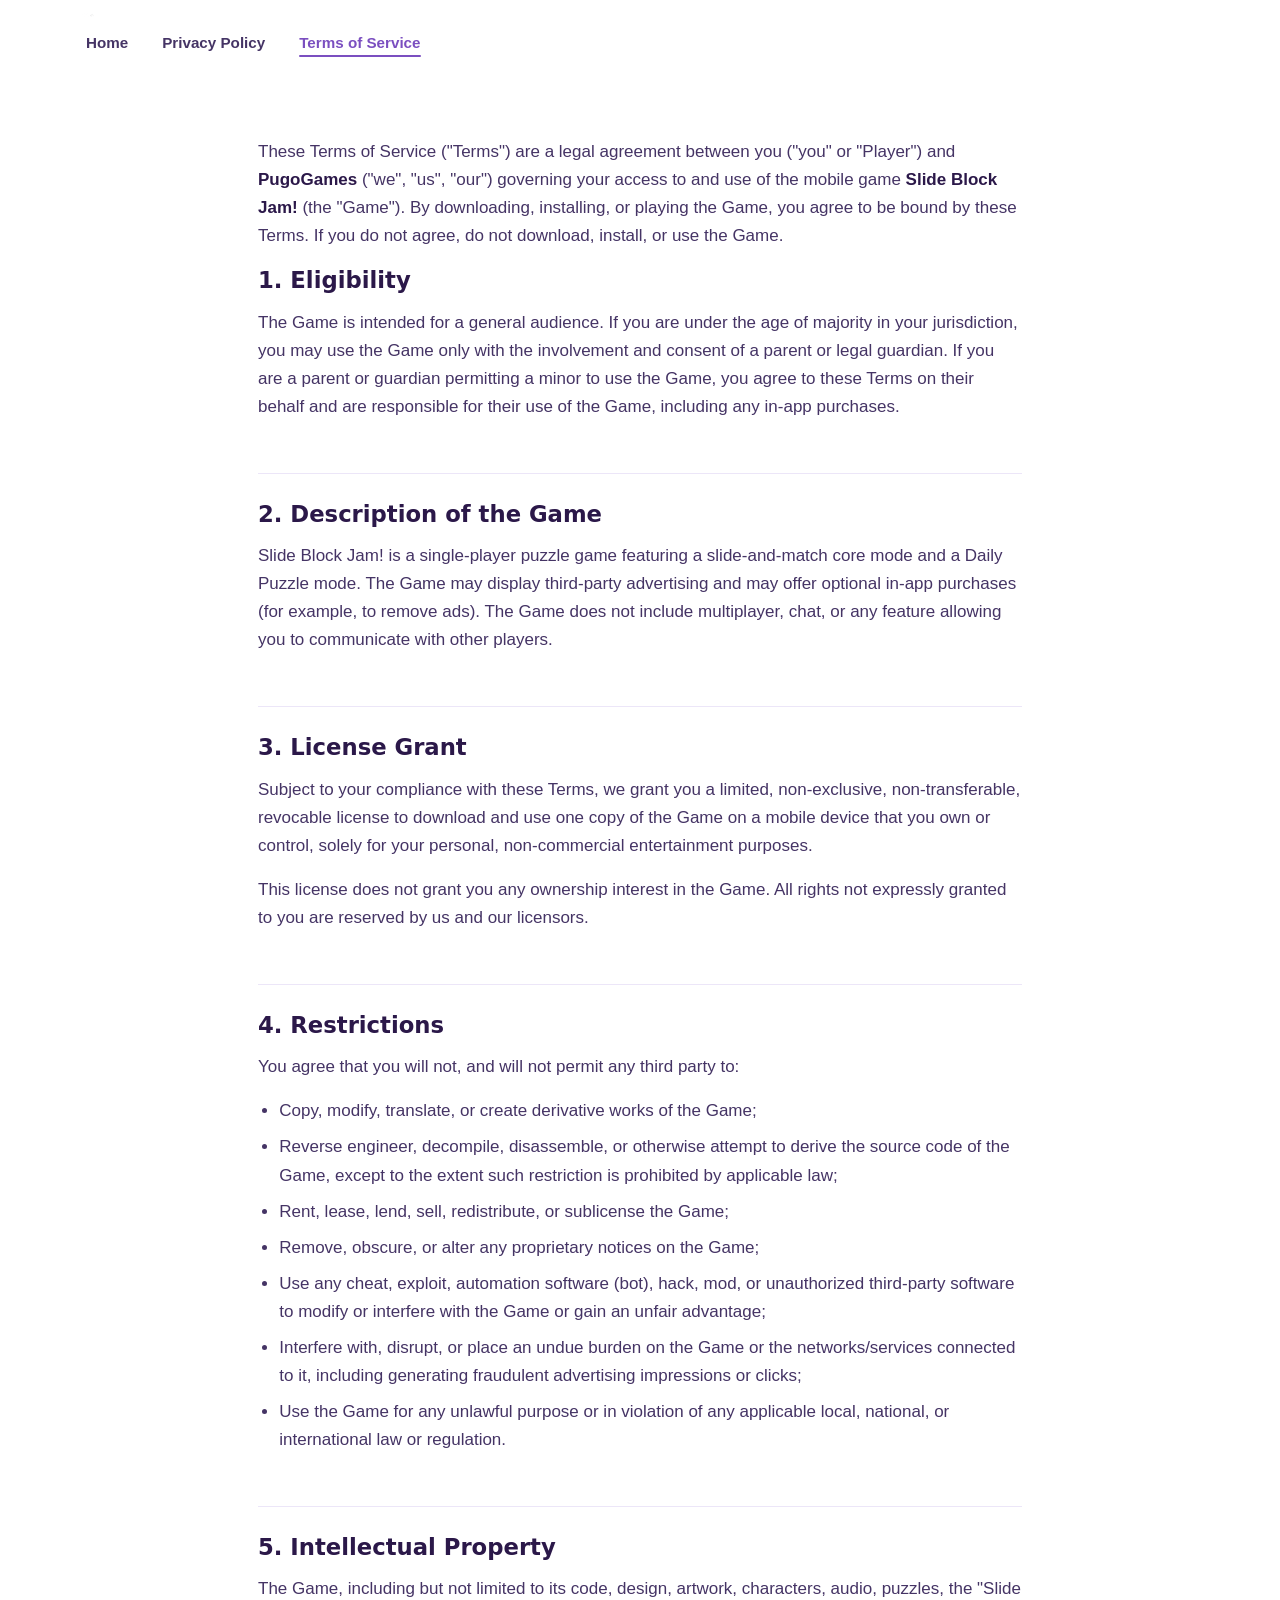
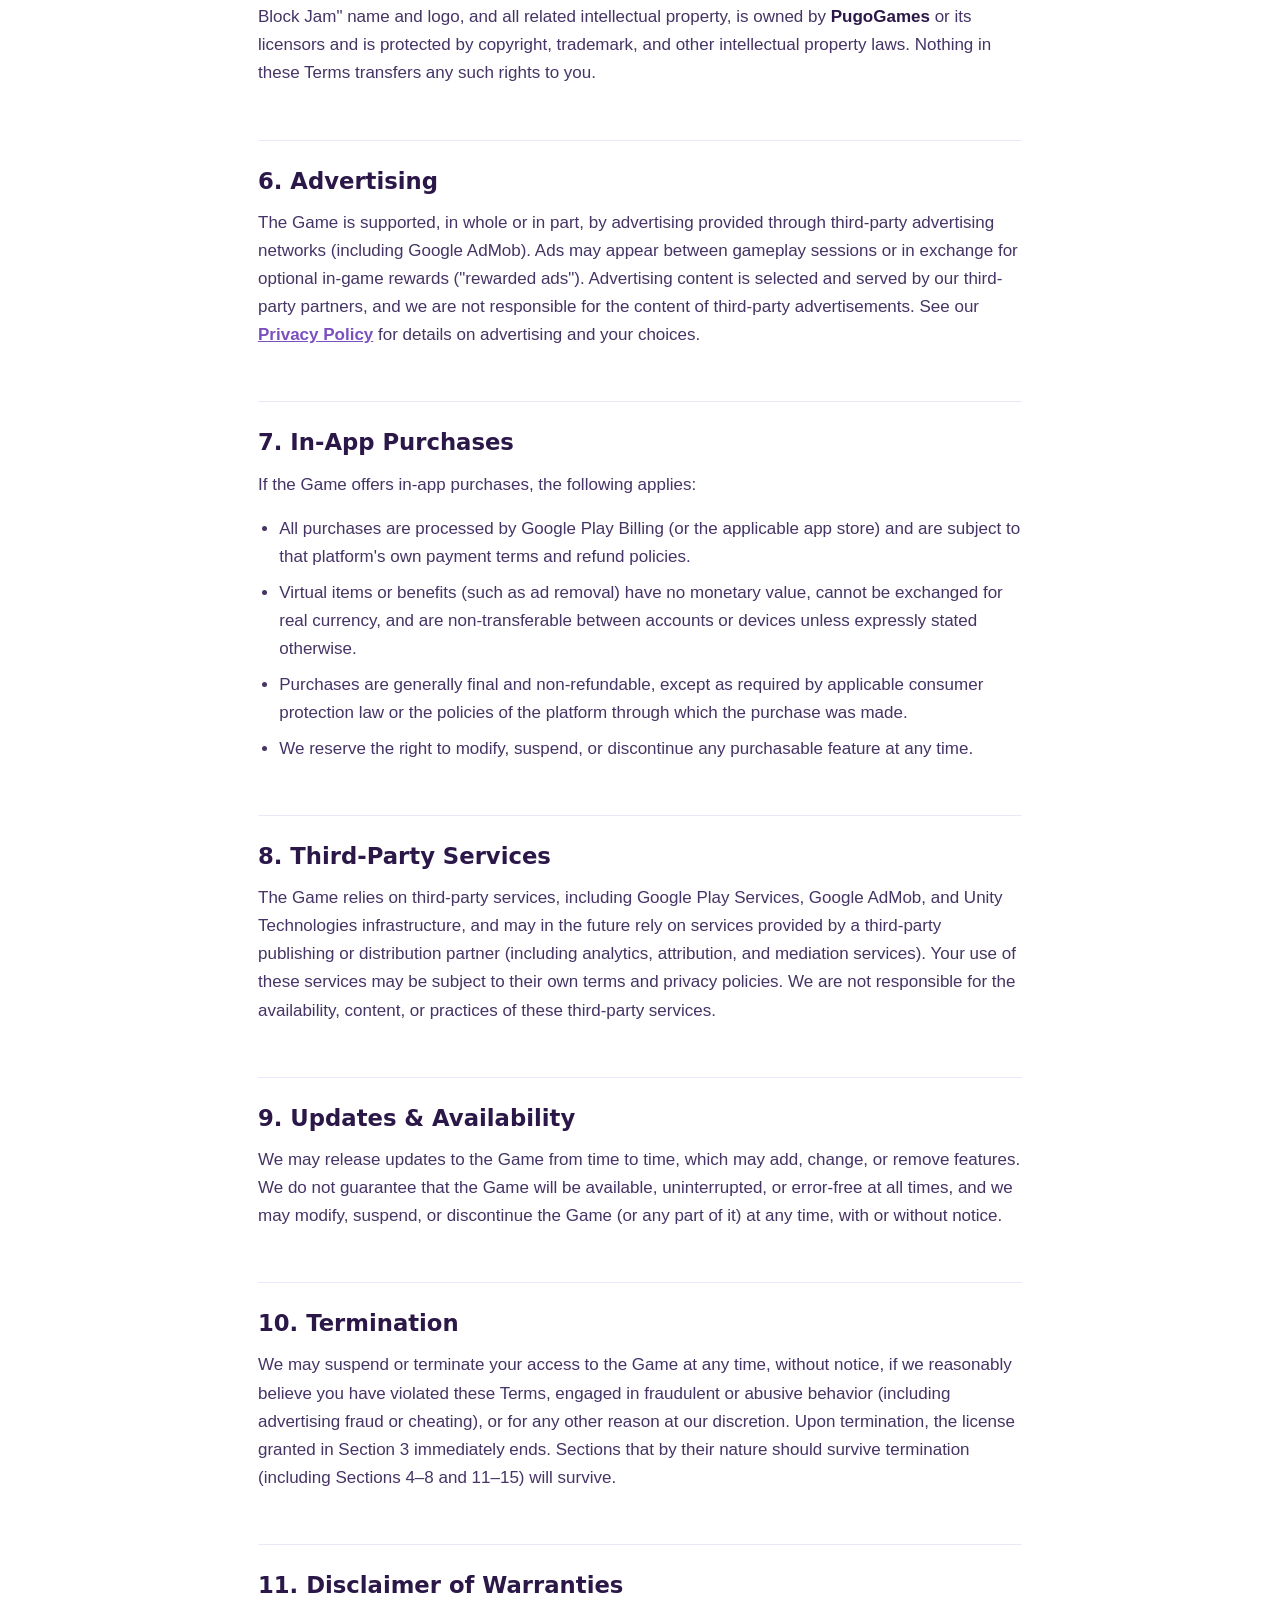
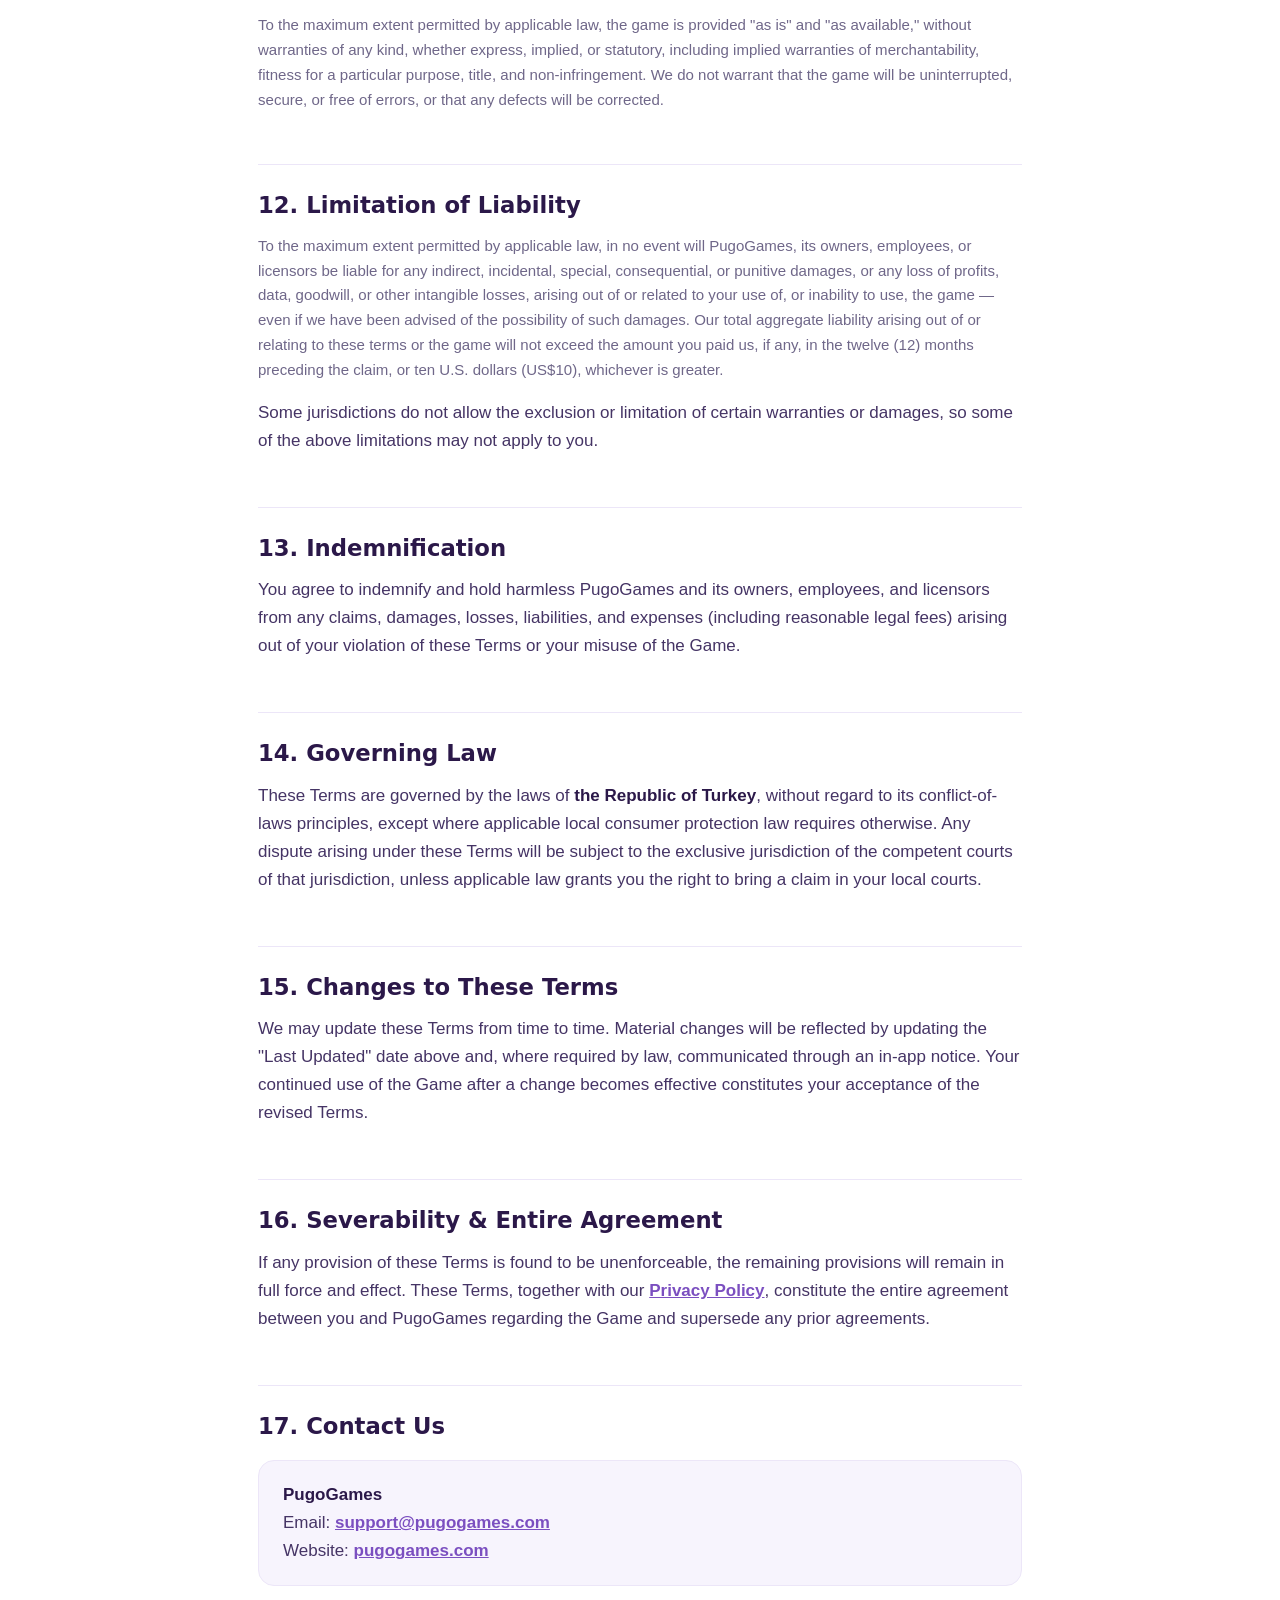
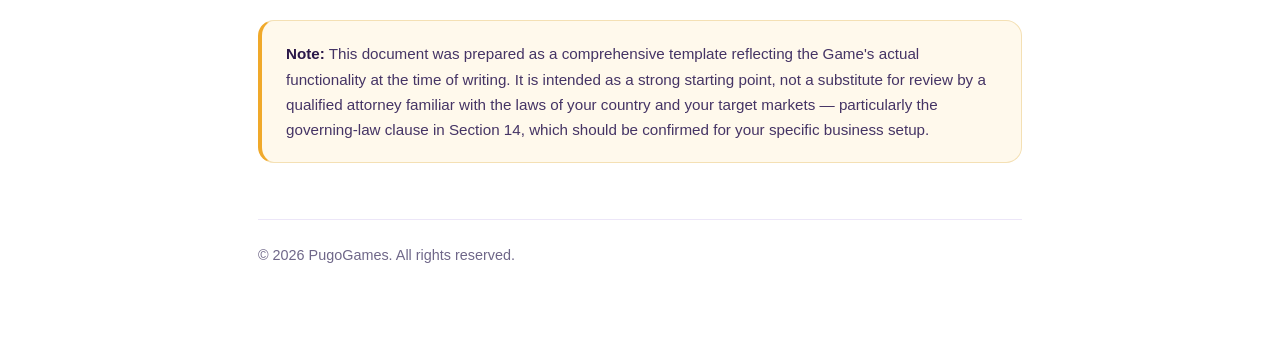
<file: terms-index.html>
<!DOCTYPE html>
<html lang="en">
<head>
<meta charset="UTF-8">
<meta name="viewport" content="width=device-width, initial-scale=1.0">
<title>Terms of Service — Slide Block Jam! | PugoGames</title>
<link rel="icon" href="../slide-block-jam-icon.png">
<link rel="stylesheet" href="../style.css">
</head>
<body>
<div class="bg-glow"></div>

<nav class="site-nav">
  <div class="wrap">
    <a href="../" class="brand">
      <img src="../pugo-logo.png" alt="PugoGames logo">
    </a>
    <ul class="nav-links">
      <li><a href="../">Home</a></li>
      <li><a href="../privacy/">Privacy Policy</a></li>
      <li><a href="../terms/" class="current">Terms of Service</a></li>
    </ul>
  </div>
</nav>

<div class="legal-wrap">

  <h1>Terms of Service</h1>
  <div class="updated">Slide Block Jam! — Effective / Last Updated: July 26, 2026</div>

  <p>These Terms of Service ("Terms") are a legal agreement between you ("you" or "Player") and
  <strong>PugoGames</strong> ("we", "us", "our") governing your access to and use of the mobile game
  <strong>Slide Block Jam!</strong> (the "Game"). By downloading, installing, or playing the Game,
  you agree to be bound by these Terms. If you do not agree, do not download, install, or use the
  Game.</p>

  <h2>1. Eligibility</h2>
  <p>The Game is intended for a general audience. If you are under the age of majority in your
  jurisdiction, you may use the Game only with the involvement and consent of a parent or legal
  guardian. If you are a parent or guardian permitting a minor to use the Game, you agree to these
  Terms on their behalf and are responsible for their use of the Game, including any in-app
  purchases.</p>

  <h2>2. Description of the Game</h2>
  <p>Slide Block Jam! is a single-player puzzle game featuring a slide-and-match core mode and a
  Daily Puzzle mode. The Game may display third-party advertising and may offer optional in-app
  purchases (for example, to remove ads). The Game does not include multiplayer, chat, or any
  feature allowing you to communicate with other players.</p>

  <h2>3. License Grant</h2>
  <p>Subject to your compliance with these Terms, we grant you a limited, non-exclusive,
  non-transferable, revocable license to download and use one copy of the Game on a mobile device
  that you own or control, solely for your personal, non-commercial entertainment purposes.</p>
  <p>This license does not grant you any ownership interest in the Game. All rights not expressly
  granted to you are reserved by us and our licensors.</p>

  <h2>4. Restrictions</h2>
  <p>You agree that you will not, and will not permit any third party to:</p>
  <ul>
    <li>Copy, modify, translate, or create derivative works of the Game;</li>
    <li>Reverse engineer, decompile, disassemble, or otherwise attempt to derive the source code
    of the Game, except to the extent such restriction is prohibited by applicable law;</li>
    <li>Rent, lease, lend, sell, redistribute, or sublicense the Game;</li>
    <li>Remove, obscure, or alter any proprietary notices on the Game;</li>
    <li>Use any cheat, exploit, automation software (bot), hack, mod, or unauthorized third-party
    software to modify or interfere with the Game or gain an unfair advantage;</li>
    <li>Interfere with, disrupt, or place an undue burden on the Game or the networks/services
    connected to it, including generating fraudulent advertising impressions or clicks;</li>
    <li>Use the Game for any unlawful purpose or in violation of any applicable local, national, or
    international law or regulation.</li>
  </ul>

  <h2>5. Intellectual Property</h2>
  <p>The Game, including but not limited to its code, design, artwork, characters, audio, puzzles,
  the "Slide Block Jam" name and logo, and all related intellectual property, is owned by
  <strong>PugoGames</strong> or its licensors and is protected by copyright, trademark, and other
  intellectual property laws. Nothing in these Terms transfers any such rights to you.</p>

  <h2>6. Advertising</h2>
  <p>The Game is supported, in whole or in part, by advertising provided through third-party
  advertising networks (including Google AdMob). Ads may appear between gameplay sessions or in
  exchange for optional in-game rewards ("rewarded ads"). Advertising content is selected and
  served by our third-party partners, and we are not responsible for the content of third-party
  advertisements. See our <a href="../privacy/">Privacy Policy</a> for details on
  advertising and your choices.</p>

  <h2>7. In-App Purchases</h2>
  <p>If the Game offers in-app purchases, the following applies:</p>
  <ul>
    <li>All purchases are processed by Google Play Billing (or the applicable app store) and are
    subject to that platform's own payment terms and refund policies.</li>
    <li>Virtual items or benefits (such as ad removal) have no monetary value, cannot be exchanged
    for real currency, and are non-transferable between accounts or devices unless expressly
    stated otherwise.</li>
    <li>Purchases are generally final and non-refundable, except as required by applicable
    consumer protection law or the policies of the platform through which the purchase was made.</li>
    <li>We reserve the right to modify, suspend, or discontinue any purchasable feature at any
    time.</li>
  </ul>

  <h2>8. Third-Party Services</h2>
  <p>The Game relies on third-party services, including Google Play Services, Google AdMob, and
  Unity Technologies infrastructure, and may in the future rely on services provided by a
  third-party publishing or distribution partner (including analytics, attribution, and mediation
  services). Your use of these services may be subject to their own terms and privacy policies. We
  are not responsible for the availability, content, or practices of these third-party services.</p>

  <h2>9. Updates &amp; Availability</h2>
  <p>We may release updates to the Game from time to time, which may add, change, or remove
  features. We do not guarantee that the Game will be available, uninterrupted, or error-free at
  all times, and we may modify, suspend, or discontinue the Game (or any part of it) at any time,
  with or without notice.</p>

  <h2>10. Termination</h2>
  <p>We may suspend or terminate your access to the Game at any time, without notice, if we
  reasonably believe you have violated these Terms, engaged in fraudulent or abusive behavior
  (including advertising fraud or cheating), or for any other reason at our discretion. Upon
  termination, the license granted in Section 3 immediately ends. Sections that by their nature
  should survive termination (including Sections 4–8 and 11–15) will survive.</p>

  <h2>11. Disclaimer of Warranties</h2>
  <p class="caps">To the maximum extent permitted by applicable law, the game is provided "as is"
  and "as available," without warranties of any kind, whether express, implied, or statutory,
  including implied warranties of merchantability, fitness for a particular purpose, title, and
  non-infringement. We do not warrant that the game will be uninterrupted, secure, or free of
  errors, or that any defects will be corrected.</p>

  <h2>12. Limitation of Liability</h2>
  <p class="caps">To the maximum extent permitted by applicable law, in no event will PugoGames,
  its owners, employees, or licensors be liable for any indirect, incidental, special,
  consequential, or punitive damages, or any loss of profits, data, goodwill, or other intangible
  losses, arising out of or related to your use of, or inability to use, the game — even if we
  have been advised of the possibility of such damages. Our total aggregate liability arising out
  of or relating to these terms or the game will not exceed the amount you paid us, if any, in the
  twelve (12) months preceding the claim, or ten U.S. dollars (US$10), whichever is greater.</p>
  <p>Some jurisdictions do not allow the exclusion or limitation of certain warranties or
  damages, so some of the above limitations may not apply to you.</p>

  <h2>13. Indemnification</h2>
  <p>You agree to indemnify and hold harmless PugoGames and its owners, employees, and licensors
  from any claims, damages, losses, liabilities, and expenses (including reasonable legal fees)
  arising out of your violation of these Terms or your misuse of the Game.</p>

  <h2>14. Governing Law</h2>
  <p>These Terms are governed by the laws of <strong>the Republic of Turkey</strong>,
  without regard to its conflict-of-laws principles, except
  where applicable local consumer protection law requires otherwise. Any dispute arising under
  these Terms will be subject to the exclusive jurisdiction of the competent courts of that
  jurisdiction, unless applicable law grants you the right to bring a claim in your local courts.</p>

  <h2>15. Changes to These Terms</h2>
  <p>We may update these Terms from time to time. Material changes will be reflected by updating
  the "Last Updated" date above and, where required by law, communicated through an in-app notice.
  Your continued use of the Game after a change becomes effective constitutes your acceptance of
  the revised Terms.</p>

  <h2>16. Severability &amp; Entire Agreement</h2>
  <p>If any provision of these Terms is found to be unenforceable, the remaining provisions will
  remain in full force and effect. These Terms, together with our
  <a href="../privacy/">Privacy Policy</a>, constitute the entire agreement between you
  and PugoGames regarding the Game and supersede any prior agreements.</p>

  <h2>17. Contact Us</h2>
  <div class="card">
    <p><strong>PugoGames</strong><br>
    Email: <a href="mailto:support@pugogames.com">support@pugogames.com</a><br>
    Website: <a href="https://pugogames.com">pugogames.com</a></p>
  </div>

  <div class="notice">
    <strong>Note:</strong> This document was prepared as a comprehensive template reflecting the
    Game's actual functionality at the time of writing. It is intended as a strong starting point,
    not a substitute for review by a qualified attorney familiar with the laws of your country and
    your target markets — particularly the governing-law clause in Section 14, which should be
    confirmed for your specific business setup.
  </div>

  <footer>© 2026 PugoGames. All rights reserved.</footer>
</div>
</body>
</html>
</file>
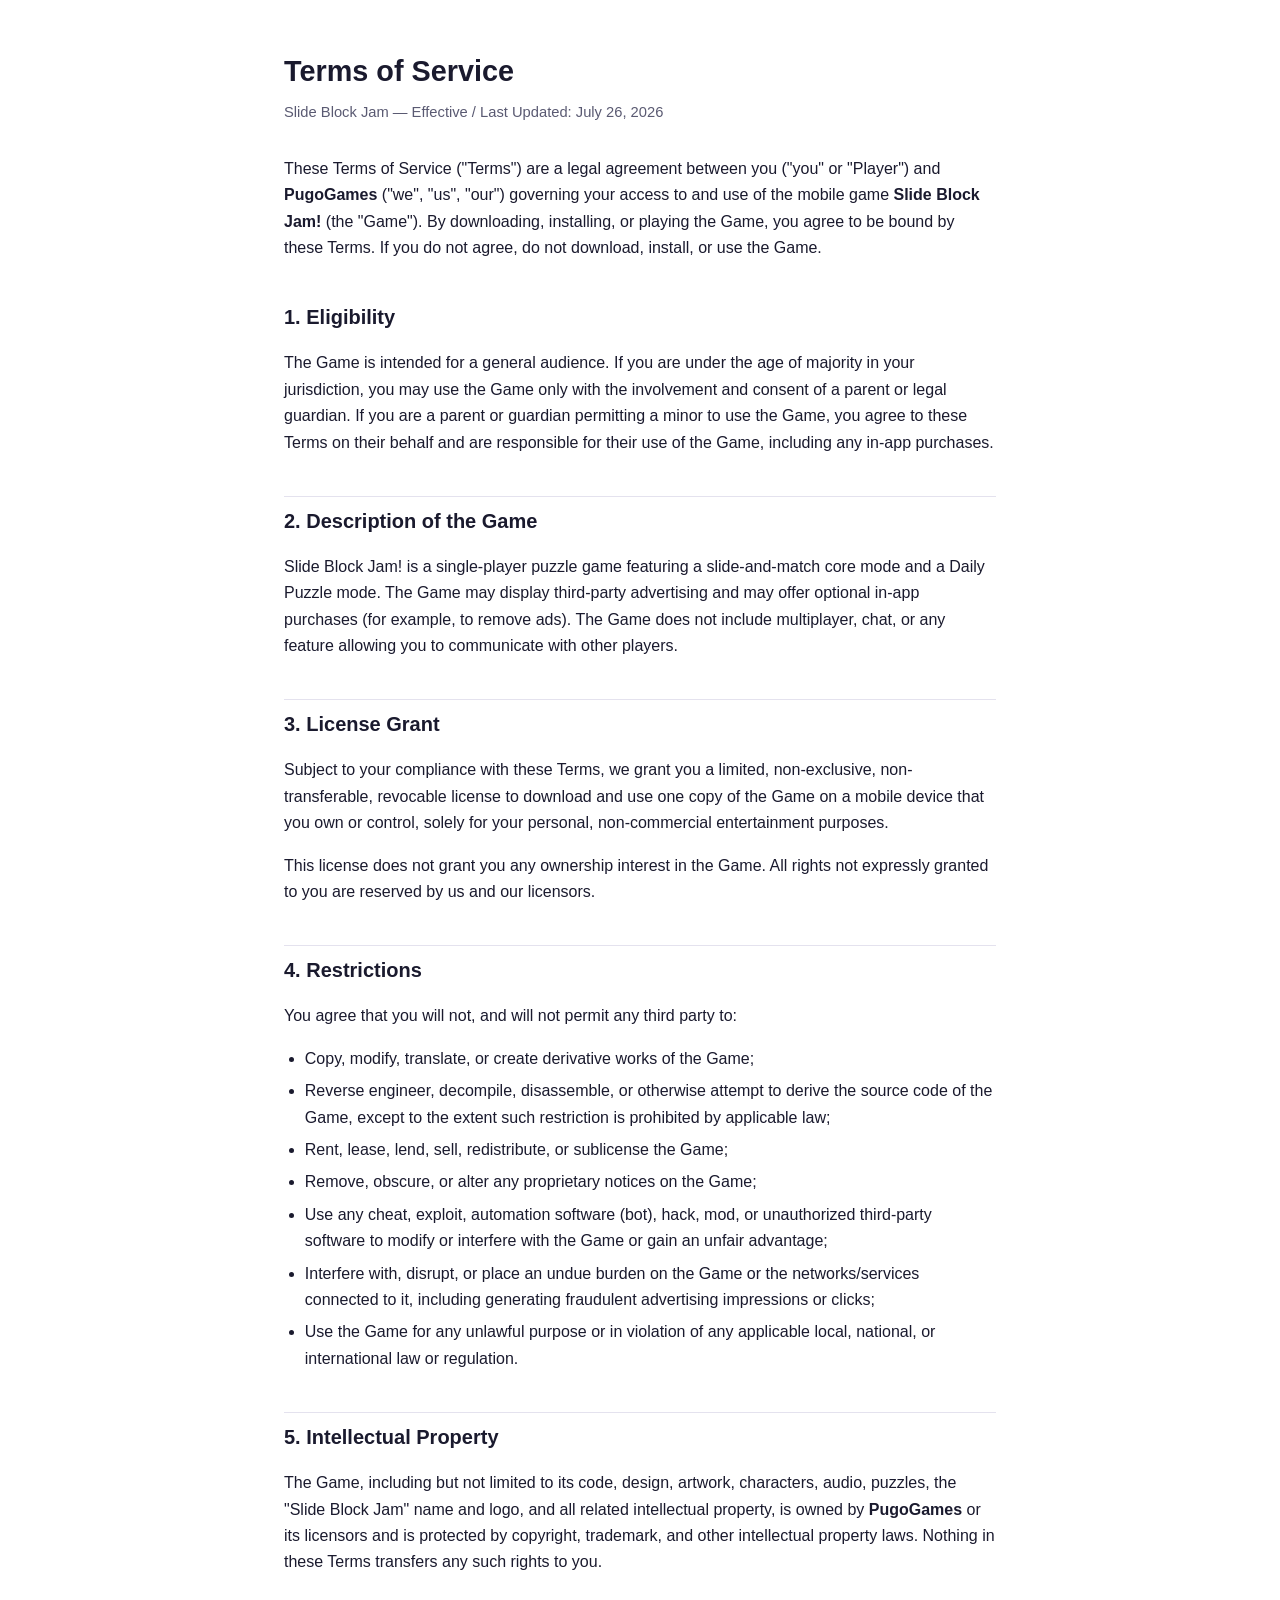
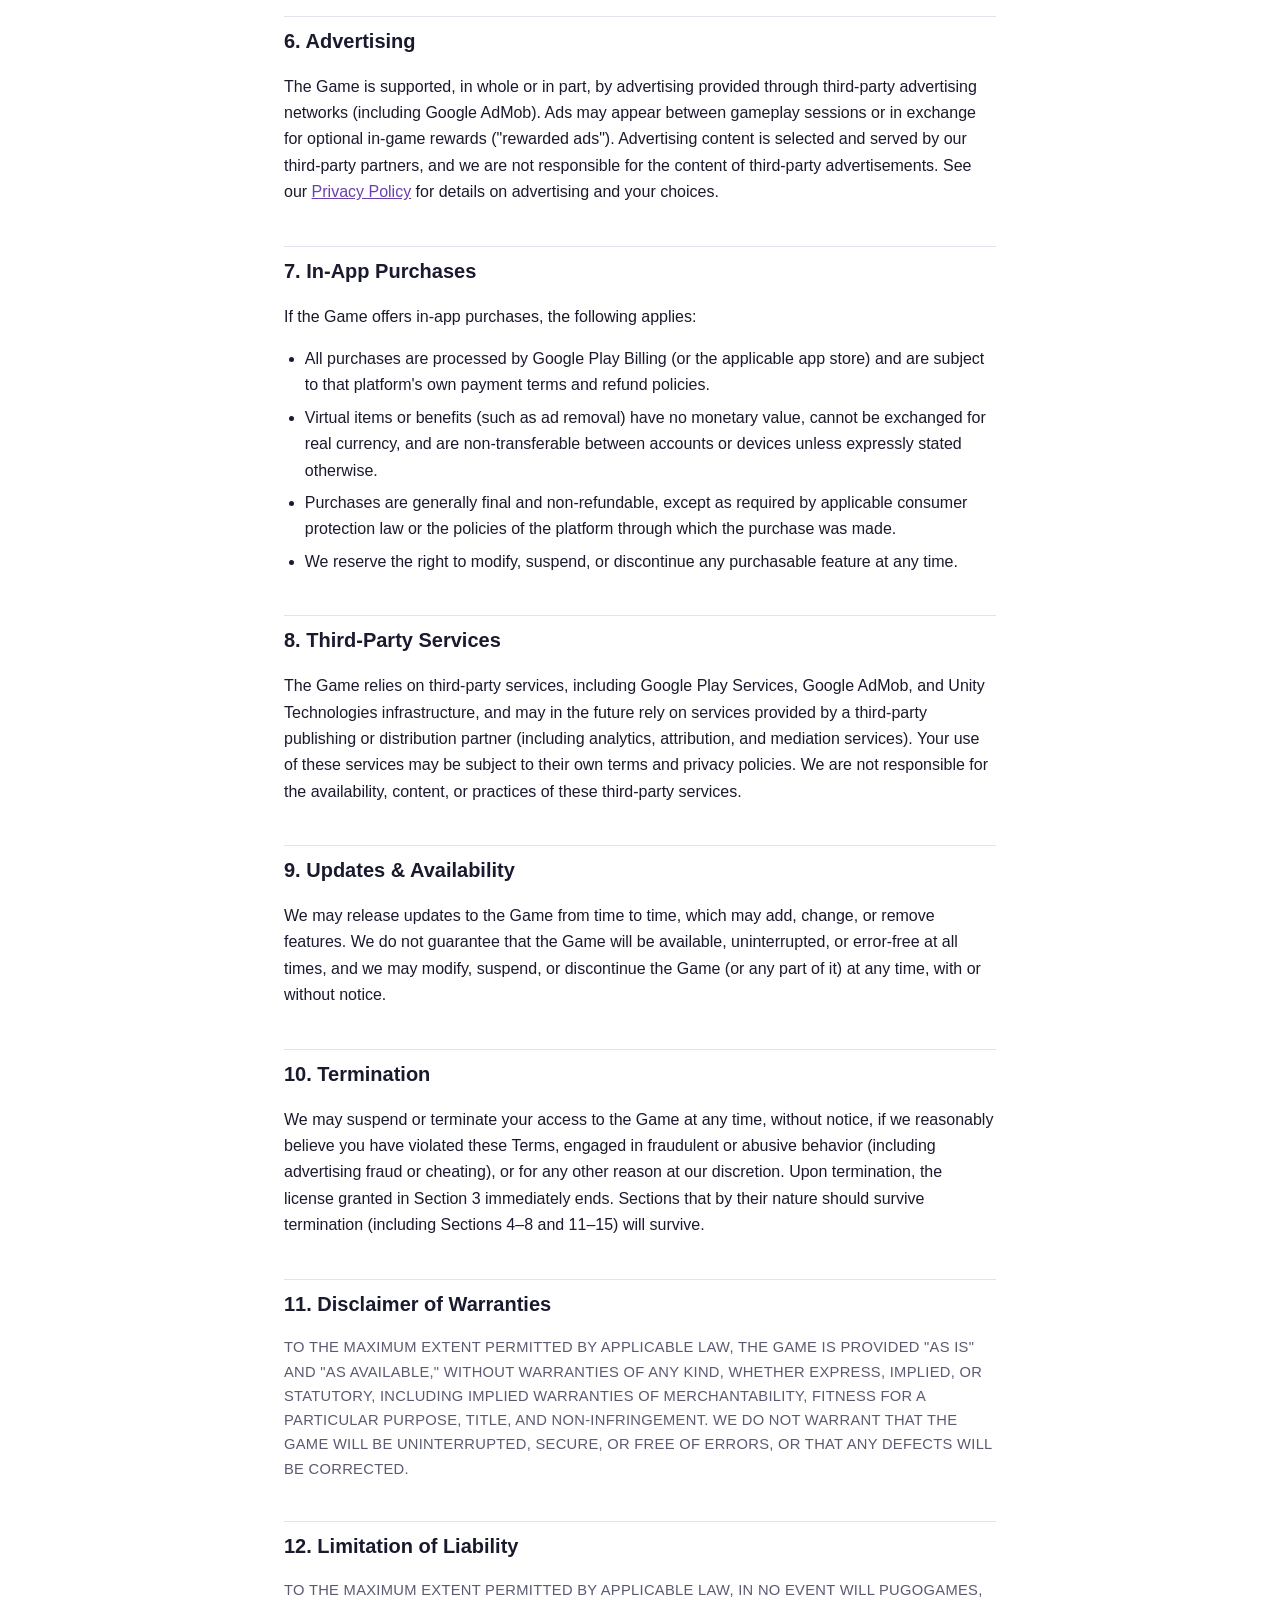
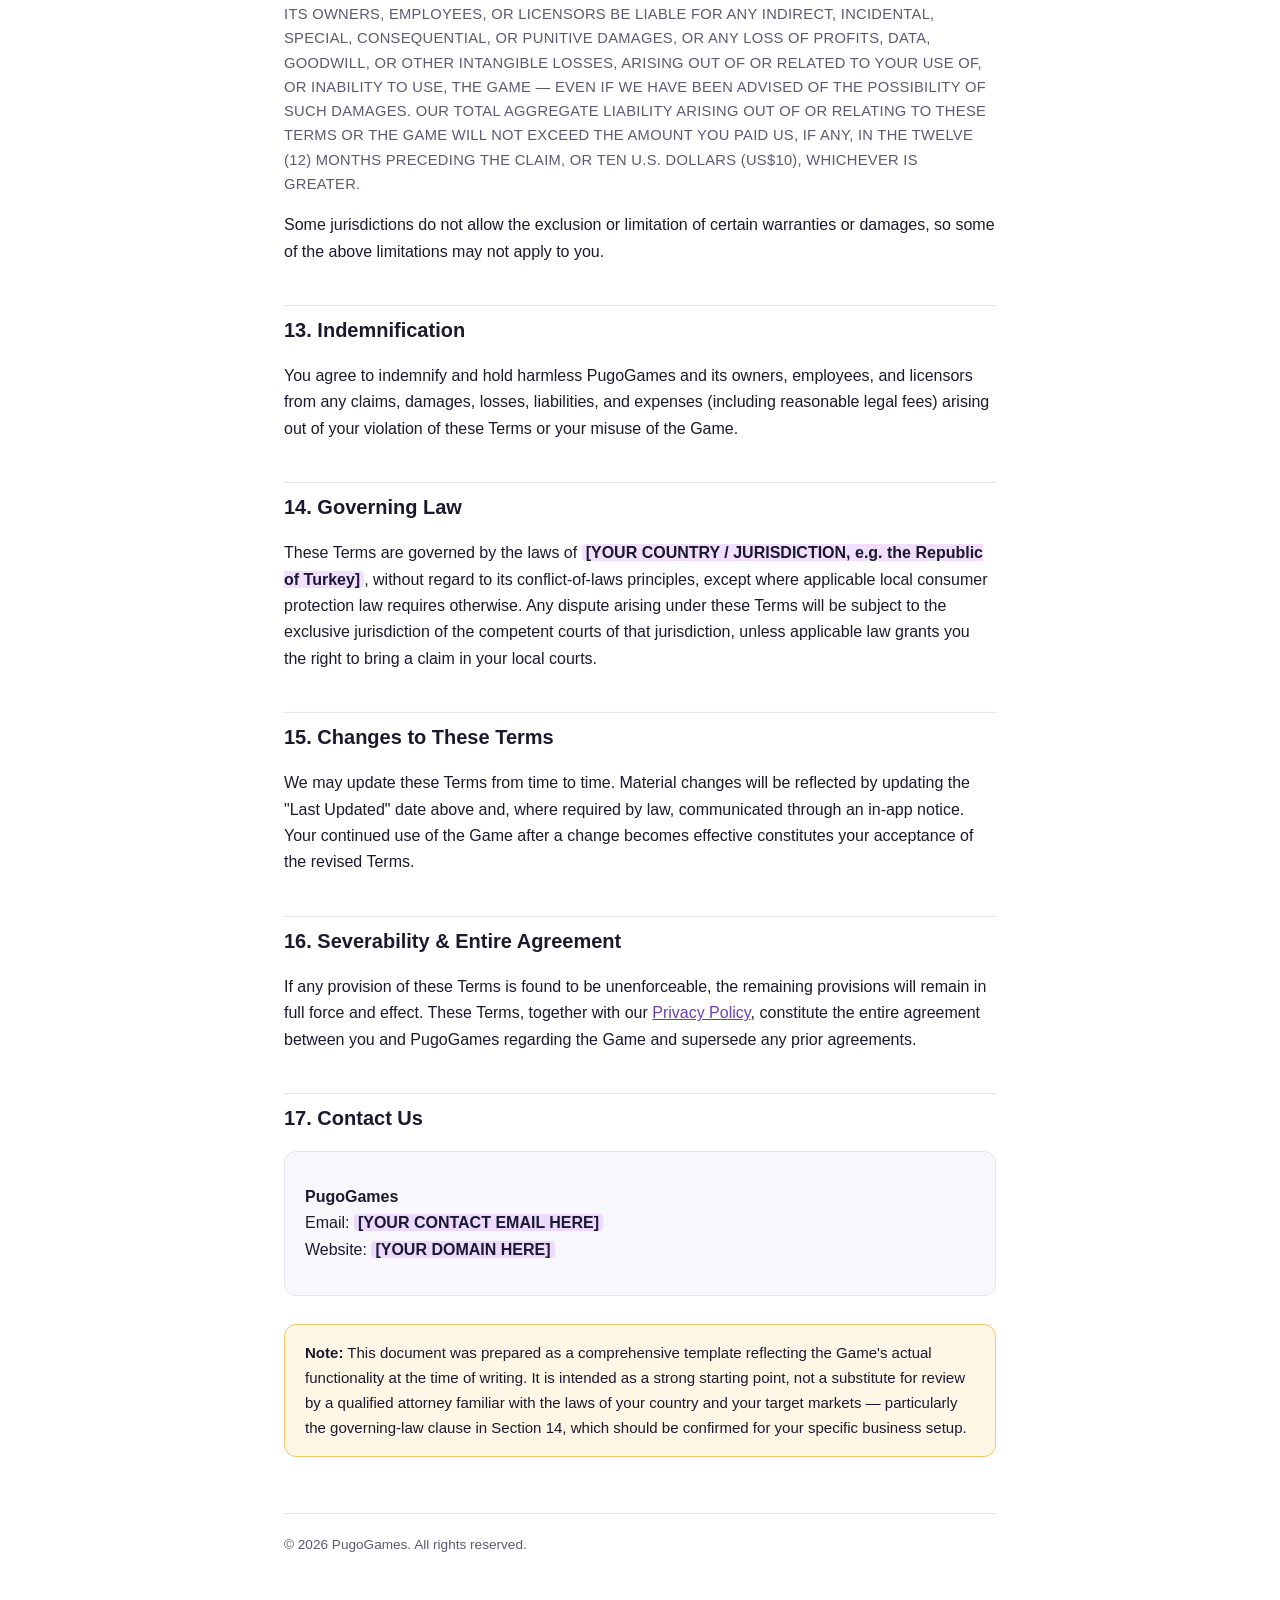
<file: terms-of-service.html>
<!DOCTYPE html>
<html lang="en">
<head>
<meta charset="UTF-8">
<meta name="viewport" content="width=device-width, initial-scale=1.0">
<title>Terms of Service — Slide Block Jam</title>
<style>
  :root{
    --bg:#ffffff; --fg:#1a1a2e; --muted:#5a5a72; --accent:#6a3fae;
    --line:#e4e2ee; --card:#f8f7fc; --warn-bg:#fff6e5; --warn-bd:#f0c669;
  }
  @media (prefers-color-scheme: dark){
    :root{ --bg:#14121f; --fg:#efeef7; --muted:#a9a6c2; --accent:#b79bef;
           --line:#2c2843; --card:#1c1930; --warn-bg:#332a12; --warn-bd:#8a6a1f; }
  }
  *{box-sizing:border-box}
  body{
    margin:0; background:var(--bg); color:var(--fg);
    font-family:-apple-system,BlinkMacSystemFont,"Segoe UI",Roboto,Helvetica,Arial,sans-serif;
    line-height:1.65; font-size:16px;
  }
  .wrap{max-width:760px; margin:0 auto; padding:48px 24px 96px}
  h1{font-size:1.8rem; margin:0 0 4px}
  .updated{color:var(--muted); font-size:0.92rem; margin-bottom:32px}
  h2{font-size:1.25rem; margin:40px 0 12px; padding-top:8px; border-top:1px solid var(--line)}
  h2:first-of-type{border-top:none; padding-top:0}
  h3{font-size:1.02rem; margin:22px 0 8px; color:var(--accent)}
  p, li{color:var(--fg)}
  ul{padding-left:1.3em}
  li{margin-bottom:6px}
  a{color:var(--accent)}
  .card{background:var(--card); border:1px solid var(--line); border-radius:12px; padding:16px 20px; margin:16px 0}
  .notice{background:var(--warn-bg); border:1px solid var(--warn-bd); border-radius:12px; padding:16px 20px; margin:28px 0; font-size:0.94rem}
  .fill{background:rgba(180,80,255,0.18); border-radius:4px; padding:0 4px; font-weight:600}
  .caps{font-size:0.92rem; text-transform:uppercase; letter-spacing:0.02em; color:var(--muted)}
  footer{margin-top:56px; padding-top:20px; border-top:1px solid var(--line); color:var(--muted); font-size:0.85rem}
</style>
</head>
<body>
<div class="wrap">

  <h1>Terms of Service</h1>
  <div class="updated">Slide Block Jam — Effective / Last Updated: July 26, 2026</div>

  <p>These Terms of Service ("Terms") are a legal agreement between you ("you" or "Player") and
  <strong>PugoGames</strong> ("we", "us", "our") governing your access to and use of the mobile game
  <strong>Slide Block Jam!</strong> (the "Game"). By downloading, installing, or playing the Game,
  you agree to be bound by these Terms. If you do not agree, do not download, install, or use the
  Game.</p>

  <h2>1. Eligibility</h2>
  <p>The Game is intended for a general audience. If you are under the age of majority in your
  jurisdiction, you may use the Game only with the involvement and consent of a parent or legal
  guardian. If you are a parent or guardian permitting a minor to use the Game, you agree to these
  Terms on their behalf and are responsible for their use of the Game, including any in-app
  purchases.</p>

  <h2>2. Description of the Game</h2>
  <p>Slide Block Jam! is a single-player puzzle game featuring a slide-and-match core mode and a
  Daily Puzzle mode. The Game may display third-party advertising and may offer optional in-app
  purchases (for example, to remove ads). The Game does not include multiplayer, chat, or any
  feature allowing you to communicate with other players.</p>

  <h2>3. License Grant</h2>
  <p>Subject to your compliance with these Terms, we grant you a limited, non-exclusive,
  non-transferable, revocable license to download and use one copy of the Game on a mobile device
  that you own or control, solely for your personal, non-commercial entertainment purposes.</p>
  <p>This license does not grant you any ownership interest in the Game. All rights not expressly
  granted to you are reserved by us and our licensors.</p>

  <h2>4. Restrictions</h2>
  <p>You agree that you will not, and will not permit any third party to:</p>
  <ul>
    <li>Copy, modify, translate, or create derivative works of the Game;</li>
    <li>Reverse engineer, decompile, disassemble, or otherwise attempt to derive the source code
    of the Game, except to the extent such restriction is prohibited by applicable law;</li>
    <li>Rent, lease, lend, sell, redistribute, or sublicense the Game;</li>
    <li>Remove, obscure, or alter any proprietary notices on the Game;</li>
    <li>Use any cheat, exploit, automation software (bot), hack, mod, or unauthorized third-party
    software to modify or interfere with the Game or gain an unfair advantage;</li>
    <li>Interfere with, disrupt, or place an undue burden on the Game or the networks/services
    connected to it, including generating fraudulent advertising impressions or clicks;</li>
    <li>Use the Game for any unlawful purpose or in violation of any applicable local, national, or
    international law or regulation.</li>
  </ul>

  <h2>5. Intellectual Property</h2>
  <p>The Game, including but not limited to its code, design, artwork, characters, audio, puzzles,
  the "Slide Block Jam" name and logo, and all related intellectual property, is owned by
  <strong>PugoGames</strong> or its licensors and is protected by copyright, trademark, and other
  intellectual property laws. Nothing in these Terms transfers any such rights to you.</p>

  <h2>6. Advertising</h2>
  <p>The Game is supported, in whole or in part, by advertising provided through third-party
  advertising networks (including Google AdMob). Ads may appear between gameplay sessions or in
  exchange for optional in-game rewards ("rewarded ads"). Advertising content is selected and
  served by our third-party partners, and we are not responsible for the content of third-party
  advertisements. See our <a href="./privacy-policy.html">Privacy Policy</a> for details on
  advertising and your choices.</p>

  <h2>7. In-App Purchases</h2>
  <p>If the Game offers in-app purchases, the following applies:</p>
  <ul>
    <li>All purchases are processed by Google Play Billing (or the applicable app store) and are
    subject to that platform's own payment terms and refund policies.</li>
    <li>Virtual items or benefits (such as ad removal) have no monetary value, cannot be exchanged
    for real currency, and are non-transferable between accounts or devices unless expressly
    stated otherwise.</li>
    <li>Purchases are generally final and non-refundable, except as required by applicable
    consumer protection law or the policies of the platform through which the purchase was made.</li>
    <li>We reserve the right to modify, suspend, or discontinue any purchasable feature at any
    time.</li>
  </ul>

  <h2>8. Third-Party Services</h2>
  <p>The Game relies on third-party services, including Google Play Services, Google AdMob, and
  Unity Technologies infrastructure, and may in the future rely on services provided by a
  third-party publishing or distribution partner (including analytics, attribution, and mediation
  services). Your use of these services may be subject to their own terms and privacy policies. We
  are not responsible for the availability, content, or practices of these third-party services.</p>

  <h2>9. Updates &amp; Availability</h2>
  <p>We may release updates to the Game from time to time, which may add, change, or remove
  features. We do not guarantee that the Game will be available, uninterrupted, or error-free at
  all times, and we may modify, suspend, or discontinue the Game (or any part of it) at any time,
  with or without notice.</p>

  <h2>10. Termination</h2>
  <p>We may suspend or terminate your access to the Game at any time, without notice, if we
  reasonably believe you have violated these Terms, engaged in fraudulent or abusive behavior
  (including advertising fraud or cheating), or for any other reason at our discretion. Upon
  termination, the license granted in Section 3 immediately ends. Sections that by their nature
  should survive termination (including Sections 4–8 and 11–15) will survive.</p>

  <h2>11. Disclaimer of Warranties</h2>
  <p class="caps">To the maximum extent permitted by applicable law, the game is provided "as is"
  and "as available," without warranties of any kind, whether express, implied, or statutory,
  including implied warranties of merchantability, fitness for a particular purpose, title, and
  non-infringement. We do not warrant that the game will be uninterrupted, secure, or free of
  errors, or that any defects will be corrected.</p>

  <h2>12. Limitation of Liability</h2>
  <p class="caps">To the maximum extent permitted by applicable law, in no event will PugoGames,
  its owners, employees, or licensors be liable for any indirect, incidental, special,
  consequential, or punitive damages, or any loss of profits, data, goodwill, or other intangible
  losses, arising out of or related to your use of, or inability to use, the game — even if we
  have been advised of the possibility of such damages. Our total aggregate liability arising out
  of or relating to these terms or the game will not exceed the amount you paid us, if any, in the
  twelve (12) months preceding the claim, or ten U.S. dollars (US$10), whichever is greater.</p>
  <p>Some jurisdictions do not allow the exclusion or limitation of certain warranties or
  damages, so some of the above limitations may not apply to you.</p>

  <h2>13. Indemnification</h2>
  <p>You agree to indemnify and hold harmless PugoGames and its owners, employees, and licensors
  from any claims, damages, losses, liabilities, and expenses (including reasonable legal fees)
  arising out of your violation of these Terms or your misuse of the Game.</p>

  <h2>14. Governing Law</h2>
  <p>These Terms are governed by the laws of <span class="fill">[YOUR COUNTRY / JURISDICTION,
  e.g. the Republic of Turkey]</span>, without regard to its conflict-of-laws principles, except
  where applicable local consumer protection law requires otherwise. Any dispute arising under
  these Terms will be subject to the exclusive jurisdiction of the competent courts of that
  jurisdiction, unless applicable law grants you the right to bring a claim in your local courts.</p>

  <h2>15. Changes to These Terms</h2>
  <p>We may update these Terms from time to time. Material changes will be reflected by updating
  the "Last Updated" date above and, where required by law, communicated through an in-app notice.
  Your continued use of the Game after a change becomes effective constitutes your acceptance of
  the revised Terms.</p>

  <h2>16. Severability &amp; Entire Agreement</h2>
  <p>If any provision of these Terms is found to be unenforceable, the remaining provisions will
  remain in full force and effect. These Terms, together with our
  <a href="./privacy-policy.html">Privacy Policy</a>, constitute the entire agreement between you
  and PugoGames regarding the Game and supersede any prior agreements.</p>

  <h2>17. Contact Us</h2>
  <div class="card">
    <p><strong>PugoGames</strong><br>
    Email: <span class="fill">[YOUR CONTACT EMAIL HERE]</span><br>
    Website: <span class="fill">[YOUR DOMAIN HERE]</span></p>
  </div>

  <div class="notice">
    <strong>Note:</strong> This document was prepared as a comprehensive template reflecting the
    Game's actual functionality at the time of writing. It is intended as a strong starting point,
    not a substitute for review by a qualified attorney familiar with the laws of your country and
    your target markets — particularly the governing-law clause in Section 14, which should be
    confirmed for your specific business setup.
  </div>

  <footer>© 2026 PugoGames. All rights reserved.</footer>
</div>
</body>
</html>
</file>
<file: style.css>
/* =========================================================
   PuGo Games — site stylesheet
   Light, airy studio design. Brand violet from the
   Zing Blast! app icon, gem accents from the blocks.
   ========================================================= */

:root{
  /* surfaces */
  --bg:#ffffff;
  --bg-soft:#f7f4fd;
  --surface:#ffffff;
  --line:#ece6f8;
  --line-strong:#ddd3f0;

  /* text */
  --ink:#2b1849;
  --ink-2:#453465;
  --muted:#6f6789;

  /* brand */
  --violet:#7b4fc0;
  --violet-deep:#562e93;
  --violet-soft:#f1e9fc;

  /* gem accents */
  --coral:#ef476f;
  --gold:#f0a92a;
  --teal:#29a9f0;
  --green:#1fb886;

  /* shape */
  --r-xl:32px;
  --r-lg:24px;
  --r-md:16px;

  /* elevation */
  --sh-sm:0 2px 6px rgba(43,24,73,.05), 0 8px 20px rgba(43,24,73,.05);
  --sh-md:0 4px 12px rgba(43,24,73,.06), 0 18px 40px rgba(43,24,73,.08);
  --sh-lg:0 8px 24px rgba(43,24,73,.08), 0 32px 70px rgba(43,24,73,.12);

  /* type */
  --font-display:'Baloo 2', system-ui, -apple-system, sans-serif;
  --font-body:'Manrope', -apple-system, BlinkMacSystemFont, "Segoe UI", sans-serif;

  --nav-h:74px;
}

*,*::before,*::after{ box-sizing:border-box; }

html{
  scroll-behavior:smooth;
  scroll-padding-top:calc(var(--nav-h) + 20px);
  -webkit-text-size-adjust:100%;
}

body{
  margin:0;
  background:var(--bg);
  color:var(--ink);
  font-family:var(--font-body);
  font-size:17px;
  line-height:1.65;
  -webkit-font-smoothing:antialiased;
  text-rendering:optimizeLegibility;
  overflow-x:hidden;
}

/* height:auto — yoksa HTML'deki height ozniteligi sabit yukseklik gibi uygulanir */
img{ max-width:100%; height:auto; display:block; }
a{ color:inherit; }

:focus-visible{
  outline:3px solid var(--violet);
  outline-offset:3px;
  border-radius:6px;
}

.wrap{
  width:100%;
  max-width:1180px;
  margin:0 auto;
  padding:0 28px;
}

.skip-link{
  position:absolute; left:-9999px; top:0;
  background:var(--violet); color:#fff;
  padding:12px 20px; border-radius:0 0 12px 0;
  font-weight:700; z-index:100; text-decoration:none;
}
.skip-link:focus{ left:0; }

/* ---------------- navigation ---------------- */
.site-nav{
  position:sticky; top:0; z-index:50;
  height:var(--nav-h);
  background:rgba(255,255,255,.82);
  backdrop-filter:saturate(180%) blur(16px);
  -webkit-backdrop-filter:saturate(180%) blur(16px);
  border-bottom:1px solid transparent;
  transition:border-color .25s ease, box-shadow .25s ease;
}
.site-nav.is-stuck{
  border-bottom-color:var(--line);
  box-shadow:0 6px 24px rgba(43,24,73,.06);
}
.nav-inner{
  height:var(--nav-h);
  display:flex; align-items:center; gap:28px;
}
.brand{ display:flex; align-items:center; text-decoration:none; flex:none; }
.brand img{ height:30px; width:auto; }

.nav-links{
  display:flex; align-items:center; gap:34px;
  list-style:none; margin:0 auto 0 8px; padding:0;
  font-size:.95rem; font-weight:600;
}
.nav-links a{
  text-decoration:none;
  color:var(--ink-2);
  position:relative;
  padding:6px 0;
  transition:color .18s ease;
}
.nav-links a::after{
  content:"";
  position:absolute; left:0; right:0; bottom:0;
  height:2px; border-radius:2px;
  background:var(--violet);
  transform:scaleX(0);
  transform-origin:left;
  transition:transform .22s ease;
}
.nav-links a:hover{ color:var(--violet); }
.nav-links a:hover::after,
.nav-links a.current::after{ transform:scaleX(1); }
.nav-links a.current{ color:var(--violet); }

.nav-cta{ flex:none; margin-left:auto; }

.nav-toggle{
  display:none;
  margin-left:auto;
  width:44px; height:44px;
  border:1px solid var(--line-strong);
  border-radius:12px;
  background:#fff;
  cursor:pointer;
  align-items:center; justify-content:center;
  flex-direction:column; gap:5px;
  padding:0;
}
.nav-toggle span{
  display:block; width:19px; height:2px; border-radius:2px;
  background:var(--ink);
  transition:transform .25s ease, opacity .2s ease;
}
.nav-toggle[aria-expanded="true"] span:nth-child(1){ transform:translateY(7px) rotate(45deg); }
.nav-toggle[aria-expanded="true"] span:nth-child(2){ opacity:0; }
.nav-toggle[aria-expanded="true"] span:nth-child(3){ transform:translateY(-7px) rotate(-45deg); }

/* ---------------- buttons ---------------- */
.btn{
  display:inline-flex; align-items:center; justify-content:center; gap:10px;
  font-family:var(--font-body);
  font-weight:800;
  font-size:.97rem;
  padding:13px 24px;
  border-radius:100px;
  border:1px solid transparent;
  text-decoration:none;
  cursor:pointer;
  white-space:nowrap;
  transition:transform .2s cubic-bezier(.2,.8,.3,1), box-shadow .2s ease, background .2s ease, color .2s ease, border-color .2s ease;
}
.btn svg{ width:19px; height:19px; flex:none; }

.btn-primary{
  background:linear-gradient(135deg, var(--violet) 0%, var(--violet-deep) 100%);
  color:#fff;
  box-shadow:0 6px 18px rgba(123,79,192,.32);
}
.btn-primary:hover{ transform:translateY(-2px); box-shadow:0 12px 26px rgba(123,79,192,.4); }

.btn-ghost{
  background:#fff;
  color:var(--ink);
  border-color:var(--line-strong);
  box-shadow:var(--sh-sm);
}
.btn-ghost:hover{ transform:translateY(-2px); border-color:var(--violet); color:var(--violet); }

.btn-light{
  background:#fff; color:var(--violet-deep);
  box-shadow:0 8px 24px rgba(24,10,44,.25);
}
.btn-light:hover{ transform:translateY(-2px); }

.btn-outline-light{
  background:transparent; color:#fff;
  border-color:rgba(255,255,255,.45);
}
.btn-outline-light:hover{ background:rgba(255,255,255,.12); border-color:#fff; }

.btn-sm{ padding:10px 20px; font-size:.9rem; }

/* ---------------- shared section bits ---------------- */
section{ position:relative; }

.eyebrow{
  display:inline-flex; align-items:center; gap:9px;
  font-size:.74rem; font-weight:800;
  letter-spacing:.15em; text-transform:uppercase;
  color:var(--violet);
  margin:0 0 16px;
}
.eyebrow::before{
  content:""; width:8px; height:8px; border-radius:2.5px;
  background:var(--violet); transform:rotate(45deg); flex:none;
}
.eyebrow.on-dark{ color:#e5d6ff; }
.eyebrow.on-dark::before{ background:var(--gold); }

h1,h2,h3{ font-family:var(--font-display); font-weight:700; margin:0; }

.h-xl{
  font-size:clamp(2.7rem, 6vw, 4.4rem);
  line-height:1.04;
  letter-spacing:-.01em;
  font-weight:800;
}
.h-lg{
  font-size:clamp(2rem, 3.8vw, 2.9rem);
  line-height:1.12;
  letter-spacing:-.005em;
}

.lede{
  color:var(--muted);
  font-size:1.1rem;
  max-width:52ch;
  margin:0;
}

.section-head{ max-width:60ch; margin:0 0 52px; }
.section-head .lede{ margin-top:14px; }
.section-head.center{ margin-left:auto; margin-right:auto; text-align:center; }
.section-head.center .lede{ margin-left:auto; margin-right:auto; }
.section-head.center .eyebrow{ justify-content:center; }

/* ---------------- hero ---------------- */
.hero{
  position:relative;
  padding:clamp(56px, 8vw, 104px) 0 clamp(64px, 9vw, 116px);
  overflow:hidden;
}
.hero::before{
  content:"";
  position:absolute; inset:-30% -10% auto -10%; height:150%;
  background:
    radial-gradient(48% 42% at 14% 12%, rgba(123,79,192,.20), transparent 62%),
    radial-gradient(42% 38% at 88% 6%, rgba(41,169,240,.16), transparent 62%),
    radial-gradient(46% 40% at 72% 88%, rgba(240,169,42,.13), transparent 62%),
    radial-gradient(38% 34% at 30% 96%, rgba(239,71,111,.10), transparent 62%);
  z-index:-1;
  pointer-events:none;
}

.hero-grid{
  display:grid;
  grid-template-columns:1.02fr .98fr;
  gap:clamp(32px, 5vw, 72px);
  align-items:center;
}

.hero h1 .accent{
  background:linear-gradient(120deg, var(--violet) 20%, var(--teal) 90%);
  -webkit-background-clip:text; background-clip:text;
  -webkit-text-fill-color:transparent;
}
.hero .lede{ margin:22px 0 0; font-size:1.16rem; }

.cta-row{
  display:flex; align-items:center; gap:14px;
  flex-wrap:wrap;
  margin-top:34px;
}
.cta-note{
  margin:16px 0 0;
  font-size:.86rem; color:var(--muted);
  display:flex; align-items:center; gap:8px;
}
.dot-live{
  width:8px; height:8px; border-radius:50%;
  background:var(--green); flex:none;
  box-shadow:0 0 0 4px rgba(31,184,134,.16);
}

/* hero visual */
.hero-visual{
  position:relative;
  display:flex; align-items:center; justify-content:center;
  min-height:440px;
}
.phone{
  position:relative;
  width:min(300px, 78%);
  border-radius:38px;
  padding:11px;
  background:linear-gradient(160deg,#3a2560,#241041);
  box-shadow:var(--sh-lg);
  rotate:-3deg;
  animation:floaty 7s ease-in-out infinite;
  z-index:2;
}
.phone img{ border-radius:28px; width:100%; display:block; }
.phone::after{
  content:"";
  position:absolute; top:11px; left:50%; translate:-50% 0;
  width:38%; height:20px;
  background:#241041;
  border-radius:0 0 14px 14px;
}

.icon-card{
  position:absolute;
  right:2%; bottom:8%;
  display:flex; align-items:center; gap:13px;
  background:#fff;
  border:1px solid var(--line);
  border-radius:20px;
  padding:12px 20px 12px 12px;
  box-shadow:var(--sh-md);
  z-index:3;
  animation:floaty 7s ease-in-out infinite;
  animation-delay:-2.6s;
}
.icon-card img{ width:52px; height:52px; border-radius:14px; }
.icon-card .ic-name{ font-family:var(--font-display); font-weight:700; font-size:1rem; line-height:1.2; }
.icon-card .ic-sub{ font-size:.79rem; color:var(--muted); font-weight:600; }

/* floating blocks */
.chip{
  position:absolute;
  border-radius:14px;
  box-shadow:
    inset 0 3px 0 rgba(255,255,255,.5),
    inset 0 -8px 14px rgba(0,0,0,.16),
    0 12px 26px rgba(43,24,73,.16);
  animation:floaty 6s ease-in-out infinite;
  z-index:1;
}
.chip.c1{ width:60px; height:60px; left:-2%;  top:12%;   background:linear-gradient(150deg,#a680ff,#6c34c4); animation-delay:-.4s;  rotate:-14deg; }
.chip.c2{ width:44px; height:44px; right:4%;  top:4%;    background:linear-gradient(150deg,#8fe0ff,#1b8fd6); animation-delay:-1.8s; rotate:12deg; }
.chip.c3{ width:52px; height:52px; left:6%;   bottom:6%; background:linear-gradient(150deg,#ffd980,#e09415); animation-delay:-3.1s; rotate:9deg; }
.chip.c4{ width:38px; height:38px; right:16%; top:-2%;   background:linear-gradient(150deg,#94f5cf,#12a877); animation-delay:-2.2s; rotate:-8deg; }
.chip.c5{ width:34px; height:34px; left:14%;  top:44%;   background:linear-gradient(150deg,#ff9db3,#d92a54); animation-delay:-4.4s; rotate:16deg; }

@keyframes floaty{
  0%,100%{ translate:0 0; }
  50%{ translate:0 -14px; }
}

/* ---------------- facts strip ---------------- */
.facts{
  border-top:1px solid var(--line);
  border-bottom:1px solid var(--line);
  background:var(--bg-soft);
}
.facts-grid{
  display:grid;
  grid-template-columns:repeat(4,1fr);
  gap:1px;
  background:var(--line);
}
.fact{
  background:var(--bg-soft);
  padding:34px 26px;
  text-align:center;
}
.fact .fv{
  font-family:var(--font-display);
  font-weight:800;
  font-size:1.5rem;
  line-height:1.15;
  color:var(--violet-deep);
}
.fact .fl{
  font-size:.87rem; color:var(--muted); font-weight:600;
  margin-top:4px;
}

/* ---------------- sections ---------------- */
.sec{ padding:clamp(72px, 9vw, 118px) 0; }
.sec-soft{ background:var(--bg-soft); }

.game-head{
  display:grid;
  grid-template-columns:auto 1fr;
  gap:clamp(28px, 5vw, 60px);
  align-items:center;
  margin-bottom:56px;
}
.game-logo{ width:min(300px, 46vw); }
.game-head .lede{ font-size:1.12rem; max-width:56ch; }
.tag-row{ display:flex; flex-wrap:wrap; gap:9px; margin-top:22px; }
.tag{
  font-size:.82rem; font-weight:700;
  padding:6px 14px; border-radius:100px;
  background:var(--violet-soft); color:var(--violet-deep);
  border:1px solid #e4d7f8;
}

.shots{
  display:grid;
  grid-template-columns:repeat(4,1fr);
  gap:22px;
}
.shot{
  background:#fff;
  border:1px solid var(--line);
  border-radius:var(--r-lg);
  padding:12px 12px 20px;
  margin:0;
  box-shadow:var(--sh-sm);
  transition:transform .28s cubic-bezier(.2,.8,.3,1), box-shadow .28s ease;
}
.shot:hover{ transform:translateY(-8px); box-shadow:var(--sh-md); }
.shot img{ border-radius:16px; width:100%; }
.shot figcaption{
  margin-top:16px; padding:0 6px;
  font-family:var(--font-display);
  font-weight:700; font-size:1rem;
  line-height:1.25;
  text-align:center;
}

/* ---------------- feature grid ---------------- */
.features{
  display:grid;
  grid-template-columns:repeat(3,1fr);
  gap:22px;
}
.feature{
  background:#fff;
  border:1px solid var(--line);
  border-radius:var(--r-lg);
  padding:32px 28px;
  box-shadow:var(--sh-sm);
  transition:transform .28s cubic-bezier(.2,.8,.3,1), box-shadow .28s ease, border-color .28s ease;
}
.feature:hover{ transform:translateY(-6px); box-shadow:var(--sh-md); border-color:var(--line-strong); }
.f-ico{
  width:46px; height:46px;
  border-radius:14px;
  display:flex; align-items:center; justify-content:center;
  margin-bottom:20px;
  box-shadow:inset 0 2px 0 rgba(255,255,255,.45), inset 0 -6px 12px rgba(0,0,0,.14);
}
.f-ico svg{ width:23px; height:23px; stroke:#fff; fill:none; stroke-width:2.1; stroke-linecap:round; stroke-linejoin:round; }
.i-violet{ background:linear-gradient(150deg,#a680ff,#6c34c4); }
.i-teal{   background:linear-gradient(150deg,#7fd8ff,#1b8fd6); }
.i-gold{   background:linear-gradient(150deg,#ffd071,#dd9412); }
.i-coral{  background:linear-gradient(150deg,#ff8ba7,#d92a54); }
.i-green{  background:linear-gradient(150deg,#7cebc5,#12a877); }
.i-ink{    background:linear-gradient(150deg,#5b4585,#2b1849); }
.feature h3{ font-size:1.13rem; margin-bottom:9px; }
.feature p{ color:var(--muted); font-size:.97rem; margin:0; }

/* ---------------- studio ---------------- */
.studio-grid{
  display:grid;
  grid-template-columns:1fr 1fr;
  gap:clamp(36px, 6vw, 84px);
  align-items:center;
}
.studio-card{
  background:linear-gradient(150deg,#2f1a55 0%, #1e0e3a 100%);
  border-radius:var(--r-xl);
  padding:clamp(40px, 5vw, 62px);
  text-align:center;
  box-shadow:var(--sh-lg);
  position:relative;
  overflow:hidden;
}
.studio-card::before{
  content:"";
  position:absolute; inset:0;
  background:
    radial-gradient(40% 50% at 18% 10%, rgba(123,79,192,.55), transparent 65%),
    radial-gradient(36% 44% at 86% 88%, rgba(41,169,240,.28), transparent 65%);
}
.studio-card img{ position:relative; width:100%; max-width:270px; margin:0 auto; }
.studio-card .sc-tag{
  position:relative;
  margin:26px 0 0;
  font-size:.8rem; font-weight:800;
  letter-spacing:.16em; text-transform:uppercase;
  color:#c9b3ec;
}
.studio-points{ list-style:none; margin:30px 0 0; padding:0; display:grid; gap:20px; }
.studio-points li{ display:flex; gap:15px; align-items:flex-start; }
.sp-num{
  flex:none;
  width:30px; height:30px; border-radius:9px;
  background:var(--violet-soft); color:var(--violet-deep);
  display:flex; align-items:center; justify-content:center;
  font-weight:800; font-size:.86rem;
  margin-top:2px;
}
.studio-points strong{ display:block; font-size:1.02rem; }
.studio-points span{ color:var(--muted); font-size:.97rem; }

/* ---------------- contact band ---------------- */
.contact{
  background:linear-gradient(135deg,#3a2065 0%, #241041 55%, #1a0b31 100%);
  color:#fff;
  border-radius:var(--r-xl);
  padding:clamp(44px, 6vw, 76px);
  position:relative;
  overflow:hidden;
  box-shadow:var(--sh-lg);
}
.contact::before{
  content:"";
  position:absolute; inset:0;
  background:
    radial-gradient(34% 60% at 88% 16%, rgba(41,169,240,.30), transparent 64%),
    radial-gradient(30% 56% at 8% 90%, rgba(240,169,42,.20), transparent 64%);
  pointer-events:none;
}
.contact > *{ position:relative; }
.contact h2{ color:#fff; }
.contact .lede{ color:#cdc0e6; margin-top:14px; }
.contact-grid{
  display:grid; grid-template-columns:1fr auto; gap:36px;
  align-items:center;
}
.contact-actions{ display:flex; flex-direction:column; gap:12px; }

/* ---------------- footer ---------------- */
.site-footer{
  background:#1a0b31;
  color:#b3a6cd;
  padding:60px 0 34px;
  margin-top:clamp(72px, 9vw, 118px);
}
.footer-top{
  display:grid;
  grid-template-columns:1.4fr 1fr 1fr;
  gap:40px;
  padding-bottom:38px;
  border-bottom:1px solid rgba(255,255,255,.1);
}
.footer-top img{ height:30px; width:auto; }
.footer-blurb{ margin:18px 0 0; font-size:.94rem; max-width:38ch; color:#9d90b9; }
.f-col h4{
  font-family:var(--font-body);
  font-size:.76rem; font-weight:800;
  letter-spacing:.14em; text-transform:uppercase;
  color:#7f7099; margin:0 0 16px;
}
.f-col ul{ list-style:none; margin:0; padding:0; display:grid; gap:11px; font-size:.95rem; }
.f-col a{ text-decoration:none; color:#cdc0e6; transition:color .18s ease; }
.f-col a:hover{ color:#fff; }
.footer-bottom{
  display:flex; justify-content:space-between; align-items:center;
  flex-wrap:wrap; gap:12px;
  padding-top:24px;
  font-size:.86rem; color:#8b7da8;
}
.footer-bottom a{ text-decoration:none; transition:color .18s ease; }
.footer-bottom a:hover{ color:#fff; }
.footer-legal{ display:flex; align-items:center; flex-wrap:wrap; gap:20px; }

/* ---------------- scroll reveal ----------------
   Yalnizca .js sinifi varken gizlenir; JS calismazsa
   icerik hicbir kosulda kaybolmaz. */
.js .reveal{
  opacity:0;
  transform:translateY(24px);
  transition:opacity .7s ease, transform .7s cubic-bezier(.2,.8,.3,1);
}
.js .reveal.in{ opacity:1; transform:none; }

/* ---------------- legal pages ---------------- */
.legal-hero{
  background:var(--bg-soft);
  border-bottom:1px solid var(--line);
  padding:clamp(44px, 6vw, 76px) 0;
}
.legal-hero h1{ font-size:clamp(2rem, 4vw, 2.9rem); line-height:1.1; }
.legal-hero .updated{ color:var(--muted); margin-top:10px; font-size:.98rem; }

.legal-wrap{
  max-width:820px;
  margin:0 auto;
  padding:clamp(40px, 5vw, 68px) 28px clamp(64px, 8vw, 96px);
}
.legal-wrap > h1,
.legal-wrap > .updated{ display:none; }

.legal-wrap h2{
  font-family:var(--font-display);
  font-size:1.42rem;
  line-height:1.25;
  margin:52px 0 14px;
  padding-top:26px;
  border-top:1px solid var(--line);
}
.legal-wrap h2:first-of-type{ border-top:none; padding-top:0; margin-top:0; }
.legal-wrap h3{
  font-family:var(--font-display);
  font-size:1.09rem;
  margin:30px 0 8px;
  color:var(--violet-deep);
}
.legal-wrap p{ margin:0 0 16px; color:var(--ink-2); }
.legal-wrap ul{ padding-left:1.25em; margin:0 0 18px; }
.legal-wrap li{ margin-bottom:8px; color:var(--ink-2); }
.legal-wrap a{ color:var(--violet); font-weight:600; }
.legal-wrap strong{ color:var(--ink); }

.legal-wrap .card{
  background:var(--bg-soft);
  border:1px solid var(--line);
  border-radius:var(--r-md);
  padding:20px 24px;
  margin:20px 0;
}
.legal-wrap .card p:last-child{ margin-bottom:0; }
.legal-wrap .notice{
  background:#fff9ec;
  border:1px solid #f4e0b4;
  border-left:4px solid var(--gold);
  border-radius:var(--r-md);
  padding:20px 24px;
  margin:34px 0 0;
  font-size:.95rem;
  color:var(--ink-2);
}
.legal-wrap table{
  width:100%;
  border-collapse:collapse;
  margin:16px 0 22px;
  font-size:.95rem;
}
.legal-wrap th,.legal-wrap td{
  text-align:left; padding:12px 14px;
  border-bottom:1px solid var(--line);
  vertical-align:top;
}
.legal-wrap th{
  background:var(--bg-soft);
  color:var(--ink);
  font-weight:800;
  font-size:.82rem;
  letter-spacing:.05em;
  text-transform:uppercase;
}
.legal-wrap .caps{ font-size:.94rem; color:var(--muted); }
.legal-wrap > footer{
  margin-top:56px; padding-top:24px;
  border-top:1px solid var(--line);
  color:var(--muted); font-size:.9rem;
}

/* ---------------- responsive ---------------- */
@media (max-width:1040px){
  .shots{ grid-template-columns:repeat(2,1fr); gap:20px; }
  .features{ grid-template-columns:repeat(2,1fr); }
  .facts-grid{ grid-template-columns:repeat(2,1fr); }
}

@media (max-width:900px){
  .hero-grid{ grid-template-columns:1fr; }
  .hero-visual{ order:-1; min-height:0; margin-bottom:8px; }
  .phone{ width:min(258px, 62vw); }
  .icon-card{ right:6%; bottom:2%; }
  .game-head{ grid-template-columns:1fr; }
  .studio-grid{ grid-template-columns:1fr; }
  .contact-grid{ grid-template-columns:1fr; gap:28px; }
  .contact-actions{ flex-direction:row; flex-wrap:wrap; }
  .footer-top{ grid-template-columns:1fr 1fr; }
  .footer-top .f-brand{ grid-column:1 / -1; }
}

@media (max-width:760px){
  body{ font-size:16px; }
  .wrap{ padding:0 20px; }

  .nav-links{
    position:fixed;
    inset:var(--nav-h) 0 auto 0;
    flex-direction:column;
    align-items:stretch;
    gap:0;
    margin:0;
    padding:10px 20px 22px;
    background:rgba(255,255,255,.97);
    backdrop-filter:blur(16px);
    border-bottom:1px solid var(--line);
    box-shadow:0 18px 34px rgba(43,24,73,.10);
    transform:translateY(-8px);
    opacity:0;
    visibility:hidden;
    pointer-events:none;   /* kapaliyken asla tiklamayi yakalamaz */
    /* visibility gecise DAHIL EDILMEZ: kapanista 0.22s gecikmeli,
       acilista aninda uygulanir — tarayici farklarina bagli kalmaz */
    transition:opacity .22s ease, transform .22s ease, visibility 0s linear .22s;
  }
  .nav-links.open{
    opacity:1; transform:none; visibility:visible;
    pointer-events:auto;
    transition:opacity .22s ease, transform .22s ease, visibility 0s;
  }
  .nav-links li{ border-bottom:1px solid var(--line); }
  .nav-links li:last-child{ border-bottom:none; }
  .nav-links a{ display:block; padding:15px 4px; font-size:1.02rem; }
  .nav-links a::after{ display:none; }

  .nav-toggle{ display:flex; }
  .nav-cta{ display:none; }

  .cta-row .btn{ flex:1 1 auto; }

  .chip.c5,.chip.c4{ display:none; }
  .shots{ grid-template-columns:1fr; gap:18px; }
  .shot{ max-width:400px; margin:0 auto; width:100%; }
  .features{ grid-template-columns:1fr; }
  .facts-grid{ grid-template-columns:1fr 1fr; }
  .footer-top{ grid-template-columns:1fr; gap:30px; }
  .footer-bottom{ justify-content:flex-start; }
}

@media (prefers-reduced-motion: reduce){
  html{ scroll-behavior:auto; }
  *,*::before,*::after{
    animation-duration:.001ms !important;
    animation-iteration-count:1 !important;
    transition-duration:.001ms !important;
  }
  .js .reveal{ opacity:1; transform:none; }
}

@media print{
  .site-nav,.site-footer{ display:none; }
  body{ background:#fff; color:#000; }
}

/* =========================================================
   v2 (2026-10-06): softer, toy-like home page.
   Only adds/overrides home-page pieces; legal pages untouched.
   ========================================================= */
:root{
  --r-xl:40px;
  --r-lg:30px;
}

/* hero: pastel sky with soft bubbles */
.hero-v2{
  background:
    radial-gradient(60% 60% at 80% 20%, #fff4fb 0%, rgba(255,244,251,0) 70%),
    linear-gradient(180deg, #e8e0ff 0%, #f6f1ff 55%, #ffffff 100%);
}
.hero-v2::before{ display:none; }
.hero-v2 .bub{
  position:absolute; border-radius:50%;
  background:radial-gradient(circle at 30% 28%, rgba(255,255,255,.95) 0 9%, rgba(255,255,255,.35) 10% 60%, rgba(255,255,255,.12) 100%);
  border:1px solid rgba(255,255,255,.7);
  animation:floaty 9s ease-in-out infinite;
  pointer-events:none;
}
.hero-v2 .b1{ width:120px; height:120px; left:3%; top:12%; animation-delay:-1s; }
.hero-v2 .b2{ width:70px; height:70px; left:44%; top:7%; animation-delay:-3s; }
.hero-v2 .b3{ width:170px; height:170px; right:-3%; top:46%; animation-delay:-5s; }
.hero-v2 .b4{ width:54px; height:54px; left:38%; bottom:9%; animation-delay:-2s; }
.hero-v2 .wrap{ position:relative; z-index:1; }
.hero-v2 .phone{
  border-radius:46px; padding:12px;
  background:linear-gradient(160deg,#ffffff,#efe6ff);
  box-shadow:0 30px 70px rgba(98,63,170,.28), 0 0 0 6px rgba(255,255,255,.65);
}
.hero-v2 .phone::after{ background:#e3d6fb; }
.hero-v2 .phone img{ border-radius:34px; }
.hero-v2 .icon-card{ border-radius:26px; border:3px solid #fff; box-shadow:0 14px 34px rgba(98,63,170,.22); }
.hero-v2 .icon-card img{ border-radius:16px; }

.btn-primary{ box-shadow:0 8px 0 var(--violet-deep), 0 14px 26px rgba(123,79,192,.32); }
.btn-primary:hover{ transform:translateY(-2px); box-shadow:0 10px 0 var(--violet-deep), 0 18px 30px rgba(123,79,192,.38); }
.btn-primary:active{ transform:translateY(5px); box-shadow:0 3px 0 var(--violet-deep); }

.facts{ background:#fff; border-color:#efe9fb; }
.fact{ background:#fff; }

/* game feature card */
.game-feature{
  display:grid; grid-template-columns:1.1fr 1fr;
  gap:clamp(28px, 5vw, 64px); align-items:center;
  margin-bottom:56px;
}
.gf-art{
  border-radius:var(--r-xl);
  overflow:hidden;
  border:6px solid #fff;
  box-shadow:0 26px 60px rgba(61,100,210,.28), 0 0 0 1px #e6defa;
  rotate:-1.5deg;
}
.gf-art img{ width:100%; }
.gf-copy .btn{ margin-top:8px; }

/* how it works */
.how{ display:grid; grid-template-columns:repeat(3,1fr); gap:22px; }
.how-step{
  background:linear-gradient(180deg,#fff,#faf6ff);
  border:2px solid #efe6ff;
  border-radius:var(--r-lg);
  padding:28px 26px 30px;
  box-shadow:var(--sh-sm);
}
.hs-num{
  display:inline-flex; align-items:center; justify-content:center;
  width:44px; height:44px; border-radius:15px;
  font-family:var(--font-display); font-weight:800; font-size:1.3rem; color:#fff;
  background:linear-gradient(150deg,#ffb35c,#f0701d);
  box-shadow:inset 0 3px 0 rgba(255,255,255,.45), 0 5px 0 #c4520f;
  margin-bottom:18px;
}
.how-step:nth-child(2) .hs-num{ background:linear-gradient(150deg,#ff8ba7,#e03760); box-shadow:inset 0 3px 0 rgba(255,255,255,.45), 0 5px 0 #a8203f; }
.how-step:nth-child(3) .hs-num{ background:linear-gradient(150deg,#8ee08a,#2aa84a); box-shadow:inset 0 3px 0 rgba(255,255,255,.45), 0 5px 0 #1a7a33; }
.how-step h3{ font-size:1.25rem; margin-bottom:8px; }
.how-step p{ margin:0; color:var(--muted); font-size:.98rem; }

/* screenshot gallery: swipeable row */
.gallery{
  display:flex; gap:22px;
  overflow-x:auto;
  scroll-snap-type:x mandatory;
  padding:8px max(28px, calc((100vw - 1180px) / 2 + 28px)) 34px;
  -webkit-overflow-scrolling:touch;
  scrollbar-width:thin;
  scrollbar-color:#cdbcf2 transparent;
}
.g-shot{
  flex:0 0 clamp(220px, 24vw, 280px);
  margin:0; scroll-snap-align:center;
  border-radius:32px; overflow:hidden;
  border:5px solid #fff;
  box-shadow:0 18px 40px rgba(98,63,170,.22), 0 0 0 1px #e6defa;
  background:#fff;
  transition:transform .3s cubic-bezier(.2,.8,.3,1);
}
.g-shot:hover{ transform:translateY(-8px) rotate(-1deg); }
.g-shot img{ width:100%; }

/* juice stand */
.stand{ display:grid; grid-template-columns:.9fr 1.1fr; gap:clamp(28px, 5vw, 72px); align-items:center; }
.stand-art{
  background:radial-gradient(circle at 50% 45%, #fff 0 30%, #e4f7ee 31% 62%, #cdeee0 63%);
  border-radius:50%; aspect-ratio:1; display:flex; align-items:center; justify-content:center;
  padding:9%;
  box-shadow:0 26px 60px rgba(42,168,100,.22);
}
.stand-art img{ width:100%; filter:drop-shadow(0 14px 18px rgba(90,40,20,.22)); }
.fruit-row{ display:flex; flex-wrap:wrap; gap:10px; margin-top:26px; }
.fruit{
  font-weight:800; font-size:.86rem; color:#fff;
  padding:8px 16px; border-radius:100px;
  box-shadow:inset 0 2px 0 rgba(255,255,255,.4), 0 4px 0 rgba(0,0,0,.18);
}
.fruit.f1{ background:#ef476f; } .fruit.f2{ background:#3d6bf0; } .fruit.f3{ background:#e8b610; color:#4a3500; }
.fruit.f4{ background:#3cb54a; } .fruit.f5{ background:#8a4fd6; } .fruit.f6{ background:#f2831f; }

/* studio banner card */
.studio-card.studio-banner{ padding:0; background:none; border-radius:var(--r-xl); border:6px solid #fff; box-shadow:0 26px 60px rgba(98,63,170,.28), 0 0 0 1px #e6defa; }
.studio-card.studio-banner::before{ display:none; }
.studio-card.studio-banner img{ max-width:none; width:100%; margin:0; }

.sec-soft{ background:linear-gradient(180deg,#f7f3ff 0%, #fbf8ff 100%); }
.feature, .shot{ border-width:2px; }

@media (max-width:900px){
  .game-feature{ grid-template-columns:1fr; }
  .gf-art{ rotate:0deg; }
  .how{ grid-template-columns:1fr; }
  .stand{ grid-template-columns:1fr; }
  .stand-art{ max-width:360px; margin:0 auto; }
}
@media (max-width:760px){
  .gallery{ padding-left:20px; padding-right:20px; }
}

/* juice girl: crop inside the circle so the render's own canvas edges stay outside */
.stand-art{ overflow:hidden; padding:0; }
.stand-art img{ width:120%; max-width:none; margin:4% 0 0 0; }
</file>
<file: PuGo/PuGo-Games-main-YEDEK/style.css>
/* =========================================================
   PuGo Games — site stylesheet
   Light, airy studio design. Brand violet from the
   Slide Block Jam! app icon, gem accents from the blocks.
   ========================================================= */

:root{
  /* surfaces */
  --bg:#ffffff;
  --bg-soft:#f7f4fd;
  --surface:#ffffff;
  --line:#ece6f8;
  --line-strong:#ddd3f0;

  /* text */
  --ink:#2b1849;
  --ink-2:#453465;
  --muted:#6f6789;

  /* brand */
  --violet:#7b4fc0;
  --violet-deep:#562e93;
  --violet-soft:#f1e9fc;

  /* gem accents */
  --coral:#ef476f;
  --gold:#f0a92a;
  --teal:#29a9f0;
  --green:#1fb886;

  /* shape */
  --r-xl:32px;
  --r-lg:24px;
  --r-md:16px;

  /* elevation */
  --sh-sm:0 2px 6px rgba(43,24,73,.05), 0 8px 20px rgba(43,24,73,.05);
  --sh-md:0 4px 12px rgba(43,24,73,.06), 0 18px 40px rgba(43,24,73,.08);
  --sh-lg:0 8px 24px rgba(43,24,73,.08), 0 32px 70px rgba(43,24,73,.12);

  /* type */
  --font-display:'Baloo 2', system-ui, -apple-system, sans-serif;
  --font-body:'Manrope', -apple-system, BlinkMacSystemFont, "Segoe UI", sans-serif;

  --nav-h:74px;
}

*,*::before,*::after{ box-sizing:border-box; }

html{
  scroll-behavior:smooth;
  scroll-padding-top:calc(var(--nav-h) + 20px);
  -webkit-text-size-adjust:100%;
}

body{
  margin:0;
  background:var(--bg);
  color:var(--ink);
  font-family:var(--font-body);
  font-size:17px;
  line-height:1.65;
  -webkit-font-smoothing:antialiased;
  text-rendering:optimizeLegibility;
  overflow-x:hidden;
}

/* height:auto — yoksa HTML'deki height ozniteligi sabit yukseklik gibi uygulanir */
img{ max-width:100%; height:auto; display:block; }
a{ color:inherit; }

:focus-visible{
  outline:3px solid var(--violet);
  outline-offset:3px;
  border-radius:6px;
}

.wrap{
  width:100%;
  max-width:1180px;
  margin:0 auto;
  padding:0 28px;
}

.skip-link{
  position:absolute; left:-9999px; top:0;
  background:var(--violet); color:#fff;
  padding:12px 20px; border-radius:0 0 12px 0;
  font-weight:700; z-index:100; text-decoration:none;
}
.skip-link:focus{ left:0; }

/* ---------------- navigation ---------------- */
.site-nav{
  position:sticky; top:0; z-index:50;
  height:var(--nav-h);
  background:rgba(255,255,255,.82);
  backdrop-filter:saturate(180%) blur(16px);
  -webkit-backdrop-filter:saturate(180%) blur(16px);
  border-bottom:1px solid transparent;
  transition:border-color .25s ease, box-shadow .25s ease;
}
.site-nav.is-stuck{
  border-bottom-color:var(--line);
  box-shadow:0 6px 24px rgba(43,24,73,.06);
}
.nav-inner{
  height:var(--nav-h);
  display:flex; align-items:center; gap:28px;
}
.brand{ display:flex; align-items:center; text-decoration:none; flex:none; }
.brand img{ height:30px; width:auto; }

.nav-links{
  display:flex; align-items:center; gap:34px;
  list-style:none; margin:0 auto 0 8px; padding:0;
  font-size:.95rem; font-weight:600;
}
.nav-links a{
  text-decoration:none;
  color:var(--ink-2);
  position:relative;
  padding:6px 0;
  transition:color .18s ease;
}
.nav-links a::after{
  content:"";
  position:absolute; left:0; right:0; bottom:0;
  height:2px; border-radius:2px;
  background:var(--violet);
  transform:scaleX(0);
  transform-origin:left;
  transition:transform .22s ease;
}
.nav-links a:hover{ color:var(--violet); }
.nav-links a:hover::after,
.nav-links a.current::after{ transform:scaleX(1); }
.nav-links a.current{ color:var(--violet); }

.nav-cta{ flex:none; margin-left:auto; }

.nav-toggle{
  display:none;
  margin-left:auto;
  width:44px; height:44px;
  border:1px solid var(--line-strong);
  border-radius:12px;
  background:#fff;
  cursor:pointer;
  align-items:center; justify-content:center;
  flex-direction:column; gap:5px;
  padding:0;
}
.nav-toggle span{
  display:block; width:19px; height:2px; border-radius:2px;
  background:var(--ink);
  transition:transform .25s ease, opacity .2s ease;
}
.nav-toggle[aria-expanded="true"] span:nth-child(1){ transform:translateY(7px) rotate(45deg); }
.nav-toggle[aria-expanded="true"] span:nth-child(2){ opacity:0; }
.nav-toggle[aria-expanded="true"] span:nth-child(3){ transform:translateY(-7px) rotate(-45deg); }

/* ---------------- buttons ---------------- */
.btn{
  display:inline-flex; align-items:center; justify-content:center; gap:10px;
  font-family:var(--font-body);
  font-weight:800;
  font-size:.97rem;
  padding:13px 24px;
  border-radius:100px;
  border:1px solid transparent;
  text-decoration:none;
  cursor:pointer;
  white-space:nowrap;
  transition:transform .2s cubic-bezier(.2,.8,.3,1), box-shadow .2s ease, background .2s ease, color .2s ease, border-color .2s ease;
}
.btn svg{ width:19px; height:19px; flex:none; }

.btn-primary{
  background:linear-gradient(135deg, var(--violet) 0%, var(--violet-deep) 100%);
  color:#fff;
  box-shadow:0 6px 18px rgba(123,79,192,.32);
}
.btn-primary:hover{ transform:translateY(-2px); box-shadow:0 12px 26px rgba(123,79,192,.4); }

.btn-ghost{
  background:#fff;
  color:var(--ink);
  border-color:var(--line-strong);
  box-shadow:var(--sh-sm);
}
.btn-ghost:hover{ transform:translateY(-2px); border-color:var(--violet); color:var(--violet); }

.btn-light{
  background:#fff; color:var(--violet-deep);
  box-shadow:0 8px 24px rgba(24,10,44,.25);
}
.btn-light:hover{ transform:translateY(-2px); }

.btn-outline-light{
  background:transparent; color:#fff;
  border-color:rgba(255,255,255,.45);
}
.btn-outline-light:hover{ background:rgba(255,255,255,.12); border-color:#fff; }

.btn-sm{ padding:10px 20px; font-size:.9rem; }

/* ---------------- shared section bits ---------------- */
section{ position:relative; }

.eyebrow{
  display:inline-flex; align-items:center; gap:9px;
  font-size:.74rem; font-weight:800;
  letter-spacing:.15em; text-transform:uppercase;
  color:var(--violet);
  margin:0 0 16px;
}
.eyebrow::before{
  content:""; width:8px; height:8px; border-radius:2.5px;
  background:var(--violet); transform:rotate(45deg); flex:none;
}
.eyebrow.on-dark{ color:#e5d6ff; }
.eyebrow.on-dark::before{ background:var(--gold); }

h1,h2,h3{ font-family:var(--font-display); font-weight:700; margin:0; }

.h-xl{
  font-size:clamp(2.7rem, 6vw, 4.4rem);
  line-height:1.04;
  letter-spacing:-.01em;
  font-weight:800;
}
.h-lg{
  font-size:clamp(2rem, 3.8vw, 2.9rem);
  line-height:1.12;
  letter-spacing:-.005em;
}

.lede{
  color:var(--muted);
  font-size:1.1rem;
  max-width:52ch;
  margin:0;
}

.section-head{ max-width:60ch; margin:0 0 52px; }
.section-head .lede{ margin-top:14px; }
.section-head.center{ margin-left:auto; margin-right:auto; text-align:center; }
.section-head.center .lede{ margin-left:auto; margin-right:auto; }
.section-head.center .eyebrow{ justify-content:center; }

/* ---------------- hero ---------------- */
.hero{
  position:relative;
  padding:clamp(56px, 8vw, 104px) 0 clamp(64px, 9vw, 116px);
  overflow:hidden;
}
.hero::before{
  content:"";
  position:absolute; inset:-30% -10% auto -10%; height:150%;
  background:
    radial-gradient(48% 42% at 14% 12%, rgba(123,79,192,.20), transparent 62%),
    radial-gradient(42% 38% at 88% 6%, rgba(41,169,240,.16), transparent 62%),
    radial-gradient(46% 40% at 72% 88%, rgba(240,169,42,.13), transparent 62%),
    radial-gradient(38% 34% at 30% 96%, rgba(239,71,111,.10), transparent 62%);
  z-index:-1;
  pointer-events:none;
}

.hero-grid{
  display:grid;
  grid-template-columns:1.02fr .98fr;
  gap:clamp(32px, 5vw, 72px);
  align-items:center;
}

.hero h1 .accent{
  background:linear-gradient(120deg, var(--violet) 20%, var(--teal) 90%);
  -webkit-background-clip:text; background-clip:text;
  -webkit-text-fill-color:transparent;
}
.hero .lede{ margin:22px 0 0; font-size:1.16rem; }

.cta-row{
  display:flex; align-items:center; gap:14px;
  flex-wrap:wrap;
  margin-top:34px;
}
.cta-note{
  margin:16px 0 0;
  font-size:.86rem; color:var(--muted);
  display:flex; align-items:center; gap:8px;
}
.dot-live{
  width:8px; height:8px; border-radius:50%;
  background:var(--green); flex:none;
  box-shadow:0 0 0 4px rgba(31,184,134,.16);
}

/* hero visual */
.hero-visual{
  position:relative;
  display:flex; align-items:center; justify-content:center;
  min-height:440px;
}
.phone{
  position:relative;
  width:min(300px, 78%);
  border-radius:38px;
  padding:11px;
  background:linear-gradient(160deg,#3a2560,#241041);
  box-shadow:var(--sh-lg);
  rotate:-3deg;
  animation:floaty 7s ease-in-out infinite;
  z-index:2;
}
.phone img{ border-radius:28px; width:100%; display:block; }
.phone::after{
  content:"";
  position:absolute; top:11px; left:50%; translate:-50% 0;
  width:38%; height:20px;
  background:#241041;
  border-radius:0 0 14px 14px;
}

.icon-card{
  position:absolute;
  right:2%; bottom:8%;
  display:flex; align-items:center; gap:13px;
  background:#fff;
  border:1px solid var(--line);
  border-radius:20px;
  padding:12px 20px 12px 12px;
  box-shadow:var(--sh-md);
  z-index:3;
  animation:floaty 7s ease-in-out infinite;
  animation-delay:-2.6s;
}
.icon-card img{ width:52px; height:52px; border-radius:14px; }
.icon-card .ic-name{ font-family:var(--font-display); font-weight:700; font-size:1rem; line-height:1.2; }
.icon-card .ic-sub{ font-size:.79rem; color:var(--muted); font-weight:600; }

/* floating blocks */
.chip{
  position:absolute;
  border-radius:14px;
  box-shadow:
    inset 0 3px 0 rgba(255,255,255,.5),
    inset 0 -8px 14px rgba(0,0,0,.16),
    0 12px 26px rgba(43,24,73,.16);
  animation:floaty 6s ease-in-out infinite;
  z-index:1;
}
.chip.c1{ width:60px; height:60px; left:-2%;  top:12%;   background:linear-gradient(150deg,#a680ff,#6c34c4); animation-delay:-.4s;  rotate:-14deg; }
.chip.c2{ width:44px; height:44px; right:4%;  top:4%;    background:linear-gradient(150deg,#8fe0ff,#1b8fd6); animation-delay:-1.8s; rotate:12deg; }
.chip.c3{ width:52px; height:52px; left:6%;   bottom:6%; background:linear-gradient(150deg,#ffd980,#e09415); animation-delay:-3.1s; rotate:9deg; }
.chip.c4{ width:38px; height:38px; right:16%; top:-2%;   background:linear-gradient(150deg,#94f5cf,#12a877); animation-delay:-2.2s; rotate:-8deg; }
.chip.c5{ width:34px; height:34px; left:14%;  top:44%;   background:linear-gradient(150deg,#ff9db3,#d92a54); animation-delay:-4.4s; rotate:16deg; }

@keyframes floaty{
  0%,100%{ translate:0 0; }
  50%{ translate:0 -14px; }
}

/* ---------------- facts strip ---------------- */
.facts{
  border-top:1px solid var(--line);
  border-bottom:1px solid var(--line);
  background:var(--bg-soft);
}
.facts-grid{
  display:grid;
  grid-template-columns:repeat(4,1fr);
  gap:1px;
  background:var(--line);
}
.fact{
  background:var(--bg-soft);
  padding:34px 26px;
  text-align:center;
}
.fact .fv{
  font-family:var(--font-display);
  font-weight:800;
  font-size:1.5rem;
  line-height:1.15;
  color:var(--violet-deep);
}
.fact .fl{
  font-size:.87rem; color:var(--muted); font-weight:600;
  margin-top:4px;
}

/* ---------------- sections ---------------- */
.sec{ padding:clamp(72px, 9vw, 118px) 0; }
.sec-soft{ background:var(--bg-soft); }

.game-head{
  display:grid;
  grid-template-columns:auto 1fr;
  gap:clamp(28px, 5vw, 60px);
  align-items:center;
  margin-bottom:56px;
}
.game-logo{ width:min(300px, 46vw); }
.game-head .lede{ font-size:1.12rem; max-width:56ch; }
.tag-row{ display:flex; flex-wrap:wrap; gap:9px; margin-top:22px; }
.tag{
  font-size:.82rem; font-weight:700;
  padding:6px 14px; border-radius:100px;
  background:var(--violet-soft); color:var(--violet-deep);
  border:1px solid #e4d7f8;
}

.shots{
  display:grid;
  grid-template-columns:repeat(4,1fr);
  gap:22px;
}
.shot{
  background:#fff;
  border:1px solid var(--line);
  border-radius:var(--r-lg);
  padding:12px 12px 20px;
  margin:0;
  box-shadow:var(--sh-sm);
  transition:transform .28s cubic-bezier(.2,.8,.3,1), box-shadow .28s ease;
}
.shot:hover{ transform:translateY(-8px); box-shadow:var(--sh-md); }
.shot img{ border-radius:16px; width:100%; }
.shot figcaption{
  margin-top:16px; padding:0 6px;
  font-family:var(--font-display);
  font-weight:700; font-size:1rem;
  line-height:1.25;
  text-align:center;
}

/* ---------------- feature grid ---------------- */
.features{
  display:grid;
  grid-template-columns:repeat(3,1fr);
  gap:22px;
}
.feature{
  background:#fff;
  border:1px solid var(--line);
  border-radius:var(--r-lg);
  padding:32px 28px;
  box-shadow:var(--sh-sm);
  transition:transform .28s cubic-bezier(.2,.8,.3,1), box-shadow .28s ease, border-color .28s ease;
}
.feature:hover{ transform:translateY(-6px); box-shadow:var(--sh-md); border-color:var(--line-strong); }
.f-ico{
  width:46px; height:46px;
  border-radius:14px;
  display:flex; align-items:center; justify-content:center;
  margin-bottom:20px;
  box-shadow:inset 0 2px 0 rgba(255,255,255,.45), inset 0 -6px 12px rgba(0,0,0,.14);
}
.f-ico svg{ width:23px; height:23px; stroke:#fff; fill:none; stroke-width:2.1; stroke-linecap:round; stroke-linejoin:round; }
.i-violet{ background:linear-gradient(150deg,#a680ff,#6c34c4); }
.i-teal{   background:linear-gradient(150deg,#7fd8ff,#1b8fd6); }
.i-gold{   background:linear-gradient(150deg,#ffd071,#dd9412); }
.i-coral{  background:linear-gradient(150deg,#ff8ba7,#d92a54); }
.i-green{  background:linear-gradient(150deg,#7cebc5,#12a877); }
.i-ink{    background:linear-gradient(150deg,#5b4585,#2b1849); }
.feature h3{ font-size:1.13rem; margin-bottom:9px; }
.feature p{ color:var(--muted); font-size:.97rem; margin:0; }

/* ---------------- studio ---------------- */
.studio-grid{
  display:grid;
  grid-template-columns:1fr 1fr;
  gap:clamp(36px, 6vw, 84px);
  align-items:center;
}
.studio-card{
  background:linear-gradient(150deg,#2f1a55 0%, #1e0e3a 100%);
  border-radius:var(--r-xl);
  padding:clamp(40px, 5vw, 62px);
  text-align:center;
  box-shadow:var(--sh-lg);
  position:relative;
  overflow:hidden;
}
.studio-card::before{
  content:"";
  position:absolute; inset:0;
  background:
    radial-gradient(40% 50% at 18% 10%, rgba(123,79,192,.55), transparent 65%),
    radial-gradient(36% 44% at 86% 88%, rgba(41,169,240,.28), transparent 65%);
}
.studio-card img{ position:relative; width:100%; max-width:270px; margin:0 auto; }
.studio-card .sc-tag{
  position:relative;
  margin:26px 0 0;
  font-size:.8rem; font-weight:800;
  letter-spacing:.16em; text-transform:uppercase;
  color:#c9b3ec;
}
.studio-points{ list-style:none; margin:30px 0 0; padding:0; display:grid; gap:20px; }
.studio-points li{ display:flex; gap:15px; align-items:flex-start; }
.sp-num{
  flex:none;
  width:30px; height:30px; border-radius:9px;
  background:var(--violet-soft); color:var(--violet-deep);
  display:flex; align-items:center; justify-content:center;
  font-weight:800; font-size:.86rem;
  margin-top:2px;
}
.studio-points strong{ display:block; font-size:1.02rem; }
.studio-points span{ color:var(--muted); font-size:.97rem; }

/* ---------------- contact band ---------------- */
.contact{
  background:linear-gradient(135deg,#3a2065 0%, #241041 55%, #1a0b31 100%);
  color:#fff;
  border-radius:var(--r-xl);
  padding:clamp(44px, 6vw, 76px);
  position:relative;
  overflow:hidden;
  box-shadow:var(--sh-lg);
}
.contact::before{
  content:"";
  position:absolute; inset:0;
  background:
    radial-gradient(34% 60% at 88% 16%, rgba(41,169,240,.30), transparent 64%),
    radial-gradient(30% 56% at 8% 90%, rgba(240,169,42,.20), transparent 64%);
  pointer-events:none;
}
.contact > *{ position:relative; }
.contact h2{ color:#fff; }
.contact .lede{ color:#cdc0e6; margin-top:14px; }
.contact-grid{
  display:grid; grid-template-columns:1fr auto; gap:36px;
  align-items:center;
}
.contact-actions{ display:flex; flex-direction:column; gap:12px; }

/* ---------------- footer ---------------- */
.site-footer{
  background:#1a0b31;
  color:#b3a6cd;
  padding:60px 0 34px;
  margin-top:clamp(72px, 9vw, 118px);
}
.footer-top{
  display:grid;
  grid-template-columns:1.4fr 1fr 1fr;
  gap:40px;
  padding-bottom:38px;
  border-bottom:1px solid rgba(255,255,255,.1);
}
.footer-top img{ height:30px; width:auto; }
.footer-blurb{ margin:18px 0 0; font-size:.94rem; max-width:38ch; color:#9d90b9; }
.f-col h4{
  font-family:var(--font-body);
  font-size:.76rem; font-weight:800;
  letter-spacing:.14em; text-transform:uppercase;
  color:#7f7099; margin:0 0 16px;
}
.f-col ul{ list-style:none; margin:0; padding:0; display:grid; gap:11px; font-size:.95rem; }
.f-col a{ text-decoration:none; color:#cdc0e6; transition:color .18s ease; }
.f-col a:hover{ color:#fff; }
.footer-bottom{
  display:flex; justify-content:space-between; align-items:center;
  flex-wrap:wrap; gap:12px;
  padding-top:24px;
  font-size:.86rem; color:#8b7da8;
}
.footer-bottom a{ text-decoration:none; transition:color .18s ease; }
.footer-bottom a:hover{ color:#fff; }

/* ---------------- scroll reveal ----------------
   Yalnizca .js sinifi varken gizlenir; JS calismazsa
   icerik hicbir kosulda kaybolmaz. */
.js .reveal{
  opacity:0;
  transform:translateY(24px);
  transition:opacity .7s ease, transform .7s cubic-bezier(.2,.8,.3,1);
}
.js .reveal.in{ opacity:1; transform:none; }

/* ---------------- legal pages ---------------- */
.legal-hero{
  background:var(--bg-soft);
  border-bottom:1px solid var(--line);
  padding:clamp(44px, 6vw, 76px) 0;
}
.legal-hero h1{ font-size:clamp(2rem, 4vw, 2.9rem); line-height:1.1; }
.legal-hero .updated{ color:var(--muted); margin-top:10px; font-size:.98rem; }

.legal-wrap{
  max-width:820px;
  margin:0 auto;
  padding:clamp(40px, 5vw, 68px) 28px clamp(64px, 8vw, 96px);
}
.legal-wrap > h1,
.legal-wrap > .updated{ display:none; }

.legal-wrap h2{
  font-family:var(--font-display);
  font-size:1.42rem;
  line-height:1.25;
  margin:52px 0 14px;
  padding-top:26px;
  border-top:1px solid var(--line);
}
.legal-wrap h2:first-of-type{ border-top:none; padding-top:0; margin-top:0; }
.legal-wrap h3{
  font-family:var(--font-display);
  font-size:1.09rem;
  margin:30px 0 8px;
  color:var(--violet-deep);
}
.legal-wrap p{ margin:0 0 16px; color:var(--ink-2); }
.legal-wrap ul{ padding-left:1.25em; margin:0 0 18px; }
.legal-wrap li{ margin-bottom:8px; color:var(--ink-2); }
.legal-wrap a{ color:var(--violet); font-weight:600; }
.legal-wrap strong{ color:var(--ink); }

.legal-wrap .card{
  background:var(--bg-soft);
  border:1px solid var(--line);
  border-radius:var(--r-md);
  padding:20px 24px;
  margin:20px 0;
}
.legal-wrap .card p:last-child{ margin-bottom:0; }
.legal-wrap .notice{
  background:#fff9ec;
  border:1px solid #f4e0b4;
  border-left:4px solid var(--gold);
  border-radius:var(--r-md);
  padding:20px 24px;
  margin:34px 0 0;
  font-size:.95rem;
  color:var(--ink-2);
}
.legal-wrap table{
  width:100%;
  border-collapse:collapse;
  margin:16px 0 22px;
  font-size:.95rem;
}
.legal-wrap th,.legal-wrap td{
  text-align:left; padding:12px 14px;
  border-bottom:1px solid var(--line);
  vertical-align:top;
}
.legal-wrap th{
  background:var(--bg-soft);
  color:var(--ink);
  font-weight:800;
  font-size:.82rem;
  letter-spacing:.05em;
  text-transform:uppercase;
}
.legal-wrap .caps{ font-size:.94rem; color:var(--muted); }
.legal-wrap > footer{
  margin-top:56px; padding-top:24px;
  border-top:1px solid var(--line);
  color:var(--muted); font-size:.9rem;
}

/* ---------------- responsive ---------------- */
@media (max-width:1040px){
  .shots{ grid-template-columns:repeat(2,1fr); gap:20px; }
  .features{ grid-template-columns:repeat(2,1fr); }
  .facts-grid{ grid-template-columns:repeat(2,1fr); }
}

@media (max-width:900px){
  .hero-grid{ grid-template-columns:1fr; }
  .hero-visual{ order:-1; min-height:0; margin-bottom:8px; }
  .phone{ width:min(258px, 62vw); }
  .icon-card{ right:6%; bottom:2%; }
  .game-head{ grid-template-columns:1fr; }
  .studio-grid{ grid-template-columns:1fr; }
  .contact-grid{ grid-template-columns:1fr; gap:28px; }
  .contact-actions{ flex-direction:row; flex-wrap:wrap; }
  .footer-top{ grid-template-columns:1fr 1fr; }
  .footer-top .f-brand{ grid-column:1 / -1; }
}

@media (max-width:760px){
  body{ font-size:16px; }
  .wrap{ padding:0 20px; }

  .nav-links{
    position:fixed;
    inset:var(--nav-h) 0 auto 0;
    flex-direction:column;
    align-items:stretch;
    gap:0;
    margin:0;
    padding:10px 20px 22px;
    background:rgba(255,255,255,.97);
    backdrop-filter:blur(16px);
    border-bottom:1px solid var(--line);
    box-shadow:0 18px 34px rgba(43,24,73,.10);
    transform:translateY(-8px);
    opacity:0;
    visibility:hidden;
    pointer-events:none;   /* kapaliyken asla tiklamayi yakalamaz */
    /* visibility gecise DAHIL EDILMEZ: kapanista 0.22s gecikmeli,
       acilista aninda uygulanir — tarayici farklarina bagli kalmaz */
    transition:opacity .22s ease, transform .22s ease, visibility 0s linear .22s;
  }
  .nav-links.open{
    opacity:1; transform:none; visibility:visible;
    pointer-events:auto;
    transition:opacity .22s ease, transform .22s ease, visibility 0s;
  }
  .nav-links li{ border-bottom:1px solid var(--line); }
  .nav-links li:last-child{ border-bottom:none; }
  .nav-links a{ display:block; padding:15px 4px; font-size:1.02rem; }
  .nav-links a::after{ display:none; }

  .nav-toggle{ display:flex; }
  .nav-cta{ display:none; }

  .cta-row .btn{ flex:1 1 auto; }

  .chip.c5,.chip.c4{ display:none; }
  .shots{ grid-template-columns:1fr; gap:18px; }
  .shot{ max-width:400px; margin:0 auto; width:100%; }
  .features{ grid-template-columns:1fr; }
  .facts-grid{ grid-template-columns:1fr 1fr; }
  .footer-top{ grid-template-columns:1fr; gap:30px; }
  .footer-bottom{ justify-content:flex-start; }
}

@media (prefers-reduced-motion: reduce){
  html{ scroll-behavior:auto; }
  *,*::before,*::after{
    animation-duration:.001ms !important;
    animation-iteration-count:1 !important;
    transition-duration:.001ms !important;
  }
  .js .reveal{ opacity:1; transform:none; }
}

@media print{
  .site-nav,.site-footer{ display:none; }
  body{ background:#fff; color:#000; }
}
</file>
<file: PuGo/PuGo-Games-main/style.css>
/* =========================================================
   PuGo Games — site stylesheet
   Light, airy studio design. Brand violet from the
   Zing Blast! app icon, gem accents from the blocks.
   ========================================================= */

:root{
  /* surfaces */
  --bg:#ffffff;
  --bg-soft:#f7f4fd;
  --surface:#ffffff;
  --line:#ece6f8;
  --line-strong:#ddd3f0;

  /* text */
  --ink:#2b1849;
  --ink-2:#453465;
  --muted:#6f6789;

  /* brand */
  --violet:#7b4fc0;
  --violet-deep:#562e93;
  --violet-soft:#f1e9fc;

  /* gem accents */
  --coral:#ef476f;
  --gold:#f0a92a;
  --teal:#29a9f0;
  --green:#1fb886;

  /* shape */
  --r-xl:32px;
  --r-lg:24px;
  --r-md:16px;

  /* elevation */
  --sh-sm:0 2px 6px rgba(43,24,73,.05), 0 8px 20px rgba(43,24,73,.05);
  --sh-md:0 4px 12px rgba(43,24,73,.06), 0 18px 40px rgba(43,24,73,.08);
  --sh-lg:0 8px 24px rgba(43,24,73,.08), 0 32px 70px rgba(43,24,73,.12);

  /* type */
  --font-display:'Baloo 2', system-ui, -apple-system, sans-serif;
  --font-body:'Manrope', -apple-system, BlinkMacSystemFont, "Segoe UI", sans-serif;

  --nav-h:74px;
}

*,*::before,*::after{ box-sizing:border-box; }

html{
  scroll-behavior:smooth;
  scroll-padding-top:calc(var(--nav-h) + 20px);
  -webkit-text-size-adjust:100%;
}

body{
  margin:0;
  background:var(--bg);
  color:var(--ink);
  font-family:var(--font-body);
  font-size:17px;
  line-height:1.65;
  -webkit-font-smoothing:antialiased;
  text-rendering:optimizeLegibility;
  overflow-x:hidden;
}

/* height:auto — yoksa HTML'deki height ozniteligi sabit yukseklik gibi uygulanir */
img{ max-width:100%; height:auto; display:block; }
a{ color:inherit; }

:focus-visible{
  outline:3px solid var(--violet);
  outline-offset:3px;
  border-radius:6px;
}

.wrap{
  width:100%;
  max-width:1180px;
  margin:0 auto;
  padding:0 28px;
}

.skip-link{
  position:absolute; left:-9999px; top:0;
  background:var(--violet); color:#fff;
  padding:12px 20px; border-radius:0 0 12px 0;
  font-weight:700; z-index:100; text-decoration:none;
}
.skip-link:focus{ left:0; }

/* ---------------- navigation ---------------- */
.site-nav{
  position:sticky; top:0; z-index:50;
  height:var(--nav-h);
  background:rgba(255,255,255,.82);
  backdrop-filter:saturate(180%) blur(16px);
  -webkit-backdrop-filter:saturate(180%) blur(16px);
  border-bottom:1px solid transparent;
  transition:border-color .25s ease, box-shadow .25s ease;
}
.site-nav.is-stuck{
  border-bottom-color:var(--line);
  box-shadow:0 6px 24px rgba(43,24,73,.06);
}
.nav-inner{
  height:var(--nav-h);
  display:flex; align-items:center; gap:28px;
}
.brand{ display:flex; align-items:center; text-decoration:none; flex:none; }
.brand img{ height:30px; width:auto; }

.nav-links{
  display:flex; align-items:center; gap:34px;
  list-style:none; margin:0 auto 0 8px; padding:0;
  font-size:.95rem; font-weight:600;
}
.nav-links a{
  text-decoration:none;
  color:var(--ink-2);
  position:relative;
  padding:6px 0;
  transition:color .18s ease;
}
.nav-links a::after{
  content:"";
  position:absolute; left:0; right:0; bottom:0;
  height:2px; border-radius:2px;
  background:var(--violet);
  transform:scaleX(0);
  transform-origin:left;
  transition:transform .22s ease;
}
.nav-links a:hover{ color:var(--violet); }
.nav-links a:hover::after,
.nav-links a.current::after{ transform:scaleX(1); }
.nav-links a.current{ color:var(--violet); }

.nav-cta{ flex:none; margin-left:auto; }

.nav-toggle{
  display:none;
  margin-left:auto;
  width:44px; height:44px;
  border:1px solid var(--line-strong);
  border-radius:12px;
  background:#fff;
  cursor:pointer;
  align-items:center; justify-content:center;
  flex-direction:column; gap:5px;
  padding:0;
}
.nav-toggle span{
  display:block; width:19px; height:2px; border-radius:2px;
  background:var(--ink);
  transition:transform .25s ease, opacity .2s ease;
}
.nav-toggle[aria-expanded="true"] span:nth-child(1){ transform:translateY(7px) rotate(45deg); }
.nav-toggle[aria-expanded="true"] span:nth-child(2){ opacity:0; }
.nav-toggle[aria-expanded="true"] span:nth-child(3){ transform:translateY(-7px) rotate(-45deg); }

/* ---------------- buttons ---------------- */
.btn{
  display:inline-flex; align-items:center; justify-content:center; gap:10px;
  font-family:var(--font-body);
  font-weight:800;
  font-size:.97rem;
  padding:13px 24px;
  border-radius:100px;
  border:1px solid transparent;
  text-decoration:none;
  cursor:pointer;
  white-space:nowrap;
  transition:transform .2s cubic-bezier(.2,.8,.3,1), box-shadow .2s ease, background .2s ease, color .2s ease, border-color .2s ease;
}
.btn svg{ width:19px; height:19px; flex:none; }

.btn-primary{
  background:linear-gradient(135deg, var(--violet) 0%, var(--violet-deep) 100%);
  color:#fff;
  box-shadow:0 6px 18px rgba(123,79,192,.32);
}
.btn-primary:hover{ transform:translateY(-2px); box-shadow:0 12px 26px rgba(123,79,192,.4); }

.btn-ghost{
  background:#fff;
  color:var(--ink);
  border-color:var(--line-strong);
  box-shadow:var(--sh-sm);
}
.btn-ghost:hover{ transform:translateY(-2px); border-color:var(--violet); color:var(--violet); }

.btn-light{
  background:#fff; color:var(--violet-deep);
  box-shadow:0 8px 24px rgba(24,10,44,.25);
}
.btn-light:hover{ transform:translateY(-2px); }

.btn-outline-light{
  background:transparent; color:#fff;
  border-color:rgba(255,255,255,.45);
}
.btn-outline-light:hover{ background:rgba(255,255,255,.12); border-color:#fff; }

.btn-sm{ padding:10px 20px; font-size:.9rem; }

/* ---------------- shared section bits ---------------- */
section{ position:relative; }

.eyebrow{
  display:inline-flex; align-items:center; gap:9px;
  font-size:.74rem; font-weight:800;
  letter-spacing:.15em; text-transform:uppercase;
  color:var(--violet);
  margin:0 0 16px;
}
.eyebrow::before{
  content:""; width:8px; height:8px; border-radius:2.5px;
  background:var(--violet); transform:rotate(45deg); flex:none;
}
.eyebrow.on-dark{ color:#e5d6ff; }
.eyebrow.on-dark::before{ background:var(--gold); }

h1,h2,h3{ font-family:var(--font-display); font-weight:700; margin:0; }

.h-xl{
  font-size:clamp(2.7rem, 6vw, 4.4rem);
  line-height:1.04;
  letter-spacing:-.01em;
  font-weight:800;
}
.h-lg{
  font-size:clamp(2rem, 3.8vw, 2.9rem);
  line-height:1.12;
  letter-spacing:-.005em;
}

.lede{
  color:var(--muted);
  font-size:1.1rem;
  max-width:52ch;
  margin:0;
}

.section-head{ max-width:60ch; margin:0 0 52px; }
.section-head .lede{ margin-top:14px; }
.section-head.center{ margin-left:auto; margin-right:auto; text-align:center; }
.section-head.center .lede{ margin-left:auto; margin-right:auto; }
.section-head.center .eyebrow{ justify-content:center; }

/* ---------------- hero ---------------- */
.hero{
  position:relative;
  padding:clamp(56px, 8vw, 104px) 0 clamp(64px, 9vw, 116px);
  overflow:hidden;
}
.hero::before{
  content:"";
  position:absolute; inset:-30% -10% auto -10%; height:150%;
  background:
    radial-gradient(48% 42% at 14% 12%, rgba(123,79,192,.20), transparent 62%),
    radial-gradient(42% 38% at 88% 6%, rgba(41,169,240,.16), transparent 62%),
    radial-gradient(46% 40% at 72% 88%, rgba(240,169,42,.13), transparent 62%),
    radial-gradient(38% 34% at 30% 96%, rgba(239,71,111,.10), transparent 62%);
  z-index:-1;
  pointer-events:none;
}

.hero-grid{
  display:grid;
  grid-template-columns:1.02fr .98fr;
  gap:clamp(32px, 5vw, 72px);
  align-items:center;
}

.hero h1 .accent{
  background:linear-gradient(120deg, var(--violet) 20%, var(--teal) 90%);
  -webkit-background-clip:text; background-clip:text;
  -webkit-text-fill-color:transparent;
}
.hero .lede{ margin:22px 0 0; font-size:1.16rem; }

.cta-row{
  display:flex; align-items:center; gap:14px;
  flex-wrap:wrap;
  margin-top:34px;
}
.cta-note{
  margin:16px 0 0;
  font-size:.86rem; color:var(--muted);
  display:flex; align-items:center; gap:8px;
}
.dot-live{
  width:8px; height:8px; border-radius:50%;
  background:var(--green); flex:none;
  box-shadow:0 0 0 4px rgba(31,184,134,.16);
}

/* hero visual */
.hero-visual{
  position:relative;
  display:flex; align-items:center; justify-content:center;
  min-height:440px;
}
.phone{
  position:relative;
  width:min(300px, 78%);
  border-radius:38px;
  padding:11px;
  background:linear-gradient(160deg,#3a2560,#241041);
  box-shadow:var(--sh-lg);
  rotate:-3deg;
  animation:floaty 7s ease-in-out infinite;
  z-index:2;
}
.phone img{ border-radius:28px; width:100%; display:block; }
.phone::after{
  content:"";
  position:absolute; top:11px; left:50%; translate:-50% 0;
  width:38%; height:20px;
  background:#241041;
  border-radius:0 0 14px 14px;
}

.icon-card{
  position:absolute;
  right:2%; bottom:8%;
  display:flex; align-items:center; gap:13px;
  background:#fff;
  border:1px solid var(--line);
  border-radius:20px;
  padding:12px 20px 12px 12px;
  box-shadow:var(--sh-md);
  z-index:3;
  animation:floaty 7s ease-in-out infinite;
  animation-delay:-2.6s;
}
.icon-card img{ width:52px; height:52px; border-radius:14px; }
.icon-card .ic-name{ font-family:var(--font-display); font-weight:700; font-size:1rem; line-height:1.2; }
.icon-card .ic-sub{ font-size:.79rem; color:var(--muted); font-weight:600; }

/* floating blocks */
.chip{
  position:absolute;
  border-radius:14px;
  box-shadow:
    inset 0 3px 0 rgba(255,255,255,.5),
    inset 0 -8px 14px rgba(0,0,0,.16),
    0 12px 26px rgba(43,24,73,.16);
  animation:floaty 6s ease-in-out infinite;
  z-index:1;
}
.chip.c1{ width:60px; height:60px; left:-2%;  top:12%;   background:linear-gradient(150deg,#a680ff,#6c34c4); animation-delay:-.4s;  rotate:-14deg; }
.chip.c2{ width:44px; height:44px; right:4%;  top:4%;    background:linear-gradient(150deg,#8fe0ff,#1b8fd6); animation-delay:-1.8s; rotate:12deg; }
.chip.c3{ width:52px; height:52px; left:6%;   bottom:6%; background:linear-gradient(150deg,#ffd980,#e09415); animation-delay:-3.1s; rotate:9deg; }
.chip.c4{ width:38px; height:38px; right:16%; top:-2%;   background:linear-gradient(150deg,#94f5cf,#12a877); animation-delay:-2.2s; rotate:-8deg; }
.chip.c5{ width:34px; height:34px; left:14%;  top:44%;   background:linear-gradient(150deg,#ff9db3,#d92a54); animation-delay:-4.4s; rotate:16deg; }

@keyframes floaty{
  0%,100%{ translate:0 0; }
  50%{ translate:0 -14px; }
}

/* ---------------- facts strip ---------------- */
.facts{
  border-top:1px solid var(--line);
  border-bottom:1px solid var(--line);
  background:var(--bg-soft);
}
.facts-grid{
  display:grid;
  grid-template-columns:repeat(4,1fr);
  gap:1px;
  background:var(--line);
}
.fact{
  background:var(--bg-soft);
  padding:34px 26px;
  text-align:center;
}
.fact .fv{
  font-family:var(--font-display);
  font-weight:800;
  font-size:1.5rem;
  line-height:1.15;
  color:var(--violet-deep);
}
.fact .fl{
  font-size:.87rem; color:var(--muted); font-weight:600;
  margin-top:4px;
}

/* ---------------- sections ---------------- */
.sec{ padding:clamp(72px, 9vw, 118px) 0; }
.sec-soft{ background:var(--bg-soft); }

.game-head{
  display:grid;
  grid-template-columns:auto 1fr;
  gap:clamp(28px, 5vw, 60px);
  align-items:center;
  margin-bottom:56px;
}
.game-logo{ width:min(300px, 46vw); }
.game-head .lede{ font-size:1.12rem; max-width:56ch; }
.tag-row{ display:flex; flex-wrap:wrap; gap:9px; margin-top:22px; }
.tag{
  font-size:.82rem; font-weight:700;
  padding:6px 14px; border-radius:100px;
  background:var(--violet-soft); color:var(--violet-deep);
  border:1px solid #e4d7f8;
}

.shots{
  display:grid;
  grid-template-columns:repeat(4,1fr);
  gap:22px;
}
.shot{
  background:#fff;
  border:1px solid var(--line);
  border-radius:var(--r-lg);
  padding:12px 12px 20px;
  margin:0;
  box-shadow:var(--sh-sm);
  transition:transform .28s cubic-bezier(.2,.8,.3,1), box-shadow .28s ease;
}
.shot:hover{ transform:translateY(-8px); box-shadow:var(--sh-md); }
.shot img{ border-radius:16px; width:100%; }
.shot figcaption{
  margin-top:16px; padding:0 6px;
  font-family:var(--font-display);
  font-weight:700; font-size:1rem;
  line-height:1.25;
  text-align:center;
}

/* ---------------- feature grid ---------------- */
.features{
  display:grid;
  grid-template-columns:repeat(3,1fr);
  gap:22px;
}
.feature{
  background:#fff;
  border:1px solid var(--line);
  border-radius:var(--r-lg);
  padding:32px 28px;
  box-shadow:var(--sh-sm);
  transition:transform .28s cubic-bezier(.2,.8,.3,1), box-shadow .28s ease, border-color .28s ease;
}
.feature:hover{ transform:translateY(-6px); box-shadow:var(--sh-md); border-color:var(--line-strong); }
.f-ico{
  width:46px; height:46px;
  border-radius:14px;
  display:flex; align-items:center; justify-content:center;
  margin-bottom:20px;
  box-shadow:inset 0 2px 0 rgba(255,255,255,.45), inset 0 -6px 12px rgba(0,0,0,.14);
}
.f-ico svg{ width:23px; height:23px; stroke:#fff; fill:none; stroke-width:2.1; stroke-linecap:round; stroke-linejoin:round; }
.i-violet{ background:linear-gradient(150deg,#a680ff,#6c34c4); }
.i-teal{   background:linear-gradient(150deg,#7fd8ff,#1b8fd6); }
.i-gold{   background:linear-gradient(150deg,#ffd071,#dd9412); }
.i-coral{  background:linear-gradient(150deg,#ff8ba7,#d92a54); }
.i-green{  background:linear-gradient(150deg,#7cebc5,#12a877); }
.i-ink{    background:linear-gradient(150deg,#5b4585,#2b1849); }
.feature h3{ font-size:1.13rem; margin-bottom:9px; }
.feature p{ color:var(--muted); font-size:.97rem; margin:0; }

/* ---------------- studio ---------------- */
.studio-grid{
  display:grid;
  grid-template-columns:1fr 1fr;
  gap:clamp(36px, 6vw, 84px);
  align-items:center;
}
.studio-card{
  background:linear-gradient(150deg,#2f1a55 0%, #1e0e3a 100%);
  border-radius:var(--r-xl);
  padding:clamp(40px, 5vw, 62px);
  text-align:center;
  box-shadow:var(--sh-lg);
  position:relative;
  overflow:hidden;
}
.studio-card::before{
  content:"";
  position:absolute; inset:0;
  background:
    radial-gradient(40% 50% at 18% 10%, rgba(123,79,192,.55), transparent 65%),
    radial-gradient(36% 44% at 86% 88%, rgba(41,169,240,.28), transparent 65%);
}
.studio-card img{ position:relative; width:100%; max-width:270px; margin:0 auto; }
.studio-card .sc-tag{
  position:relative;
  margin:26px 0 0;
  font-size:.8rem; font-weight:800;
  letter-spacing:.16em; text-transform:uppercase;
  color:#c9b3ec;
}
.studio-points{ list-style:none; margin:30px 0 0; padding:0; display:grid; gap:20px; }
.studio-points li{ display:flex; gap:15px; align-items:flex-start; }
.sp-num{
  flex:none;
  width:30px; height:30px; border-radius:9px;
  background:var(--violet-soft); color:var(--violet-deep);
  display:flex; align-items:center; justify-content:center;
  font-weight:800; font-size:.86rem;
  margin-top:2px;
}
.studio-points strong{ display:block; font-size:1.02rem; }
.studio-points span{ color:var(--muted); font-size:.97rem; }

/* ---------------- contact band ---------------- */
.contact{
  background:linear-gradient(135deg,#3a2065 0%, #241041 55%, #1a0b31 100%);
  color:#fff;
  border-radius:var(--r-xl);
  padding:clamp(44px, 6vw, 76px);
  position:relative;
  overflow:hidden;
  box-shadow:var(--sh-lg);
}
.contact::before{
  content:"";
  position:absolute; inset:0;
  background:
    radial-gradient(34% 60% at 88% 16%, rgba(41,169,240,.30), transparent 64%),
    radial-gradient(30% 56% at 8% 90%, rgba(240,169,42,.20), transparent 64%);
  pointer-events:none;
}
.contact > *{ position:relative; }
.contact h2{ color:#fff; }
.contact .lede{ color:#cdc0e6; margin-top:14px; }
.contact-grid{
  display:grid; grid-template-columns:1fr auto; gap:36px;
  align-items:center;
}
.contact-actions{ display:flex; flex-direction:column; gap:12px; }

/* ---------------- footer ---------------- */
.site-footer{
  background:#1a0b31;
  color:#b3a6cd;
  padding:60px 0 34px;
  margin-top:clamp(72px, 9vw, 118px);
}
.footer-top{
  display:grid;
  grid-template-columns:1.4fr 1fr 1fr;
  gap:40px;
  padding-bottom:38px;
  border-bottom:1px solid rgba(255,255,255,.1);
}
.footer-top img{ height:30px; width:auto; }
.footer-blurb{ margin:18px 0 0; font-size:.94rem; max-width:38ch; color:#9d90b9; }
.f-col h4{
  font-family:var(--font-body);
  font-size:.76rem; font-weight:800;
  letter-spacing:.14em; text-transform:uppercase;
  color:#7f7099; margin:0 0 16px;
}
.f-col ul{ list-style:none; margin:0; padding:0; display:grid; gap:11px; font-size:.95rem; }
.f-col a{ text-decoration:none; color:#cdc0e6; transition:color .18s ease; }
.f-col a:hover{ color:#fff; }
.footer-bottom{
  display:flex; justify-content:space-between; align-items:center;
  flex-wrap:wrap; gap:12px;
  padding-top:24px;
  font-size:.86rem; color:#8b7da8;
}
.footer-bottom a{ text-decoration:none; transition:color .18s ease; }
.footer-bottom a:hover{ color:#fff; }

/* ---------------- scroll reveal ----------------
   Yalnizca .js sinifi varken gizlenir; JS calismazsa
   icerik hicbir kosulda kaybolmaz. */
.js .reveal{
  opacity:0;
  transform:translateY(24px);
  transition:opacity .7s ease, transform .7s cubic-bezier(.2,.8,.3,1);
}
.js .reveal.in{ opacity:1; transform:none; }

/* ---------------- legal pages ---------------- */
.legal-hero{
  background:var(--bg-soft);
  border-bottom:1px solid var(--line);
  padding:clamp(44px, 6vw, 76px) 0;
}
.legal-hero h1{ font-size:clamp(2rem, 4vw, 2.9rem); line-height:1.1; }
.legal-hero .updated{ color:var(--muted); margin-top:10px; font-size:.98rem; }

.legal-wrap{
  max-width:820px;
  margin:0 auto;
  padding:clamp(40px, 5vw, 68px) 28px clamp(64px, 8vw, 96px);
}
.legal-wrap > h1,
.legal-wrap > .updated{ display:none; }

.legal-wrap h2{
  font-family:var(--font-display);
  font-size:1.42rem;
  line-height:1.25;
  margin:52px 0 14px;
  padding-top:26px;
  border-top:1px solid var(--line);
}
.legal-wrap h2:first-of-type{ border-top:none; padding-top:0; margin-top:0; }
.legal-wrap h3{
  font-family:var(--font-display);
  font-size:1.09rem;
  margin:30px 0 8px;
  color:var(--violet-deep);
}
.legal-wrap p{ margin:0 0 16px; color:var(--ink-2); }
.legal-wrap ul{ padding-left:1.25em; margin:0 0 18px; }
.legal-wrap li{ margin-bottom:8px; color:var(--ink-2); }
.legal-wrap a{ color:var(--violet); font-weight:600; }
.legal-wrap strong{ color:var(--ink); }

.legal-wrap .card{
  background:var(--bg-soft);
  border:1px solid var(--line);
  border-radius:var(--r-md);
  padding:20px 24px;
  margin:20px 0;
}
.legal-wrap .card p:last-child{ margin-bottom:0; }
.legal-wrap .notice{
  background:#fff9ec;
  border:1px solid #f4e0b4;
  border-left:4px solid var(--gold);
  border-radius:var(--r-md);
  padding:20px 24px;
  margin:34px 0 0;
  font-size:.95rem;
  color:var(--ink-2);
}
.legal-wrap table{
  width:100%;
  border-collapse:collapse;
  margin:16px 0 22px;
  font-size:.95rem;
}
.legal-wrap th,.legal-wrap td{
  text-align:left; padding:12px 14px;
  border-bottom:1px solid var(--line);
  vertical-align:top;
}
.legal-wrap th{
  background:var(--bg-soft);
  color:var(--ink);
  font-weight:800;
  font-size:.82rem;
  letter-spacing:.05em;
  text-transform:uppercase;
}
.legal-wrap .caps{ font-size:.94rem; color:var(--muted); }
.legal-wrap > footer{
  margin-top:56px; padding-top:24px;
  border-top:1px solid var(--line);
  color:var(--muted); font-size:.9rem;
}

/* ---------------- responsive ---------------- */
@media (max-width:1040px){
  .shots{ grid-template-columns:repeat(2,1fr); gap:20px; }
  .features{ grid-template-columns:repeat(2,1fr); }
  .facts-grid{ grid-template-columns:repeat(2,1fr); }
}

@media (max-width:900px){
  .hero-grid{ grid-template-columns:1fr; }
  .hero-visual{ order:-1; min-height:0; margin-bottom:8px; }
  .phone{ width:min(258px, 62vw); }
  .icon-card{ right:6%; bottom:2%; }
  .game-head{ grid-template-columns:1fr; }
  .studio-grid{ grid-template-columns:1fr; }
  .contact-grid{ grid-template-columns:1fr; gap:28px; }
  .contact-actions{ flex-direction:row; flex-wrap:wrap; }
  .footer-top{ grid-template-columns:1fr 1fr; }
  .footer-top .f-brand{ grid-column:1 / -1; }
}

@media (max-width:760px){
  body{ font-size:16px; }
  .wrap{ padding:0 20px; }

  .nav-links{
    position:fixed;
    inset:var(--nav-h) 0 auto 0;
    flex-direction:column;
    align-items:stretch;
    gap:0;
    margin:0;
    padding:10px 20px 22px;
    background:rgba(255,255,255,.97);
    backdrop-filter:blur(16px);
    border-bottom:1px solid var(--line);
    box-shadow:0 18px 34px rgba(43,24,73,.10);
    transform:translateY(-8px);
    opacity:0;
    visibility:hidden;
    pointer-events:none;   /* kapaliyken asla tiklamayi yakalamaz */
    /* visibility gecise DAHIL EDILMEZ: kapanista 0.22s gecikmeli,
       acilista aninda uygulanir — tarayici farklarina bagli kalmaz */
    transition:opacity .22s ease, transform .22s ease, visibility 0s linear .22s;
  }
  .nav-links.open{
    opacity:1; transform:none; visibility:visible;
    pointer-events:auto;
    transition:opacity .22s ease, transform .22s ease, visibility 0s;
  }
  .nav-links li{ border-bottom:1px solid var(--line); }
  .nav-links li:last-child{ border-bottom:none; }
  .nav-links a{ display:block; padding:15px 4px; font-size:1.02rem; }
  .nav-links a::after{ display:none; }

  .nav-toggle{ display:flex; }
  .nav-cta{ display:none; }

  .cta-row .btn{ flex:1 1 auto; }

  .chip.c5,.chip.c4{ display:none; }
  .shots{ grid-template-columns:1fr; gap:18px; }
  .shot{ max-width:400px; margin:0 auto; width:100%; }
  .features{ grid-template-columns:1fr; }
  .facts-grid{ grid-template-columns:1fr 1fr; }
  .footer-top{ grid-template-columns:1fr; gap:30px; }
  .footer-bottom{ justify-content:flex-start; }
}

@media (prefers-reduced-motion: reduce){
  html{ scroll-behavior:auto; }
  *,*::before,*::after{
    animation-duration:.001ms !important;
    animation-iteration-count:1 !important;
    transition-duration:.001ms !important;
  }
  .js .reveal{ opacity:1; transform:none; }
}

@media print{
  .site-nav,.site-footer{ display:none; }
  body{ background:#fff; color:#000; }
}
</file>
